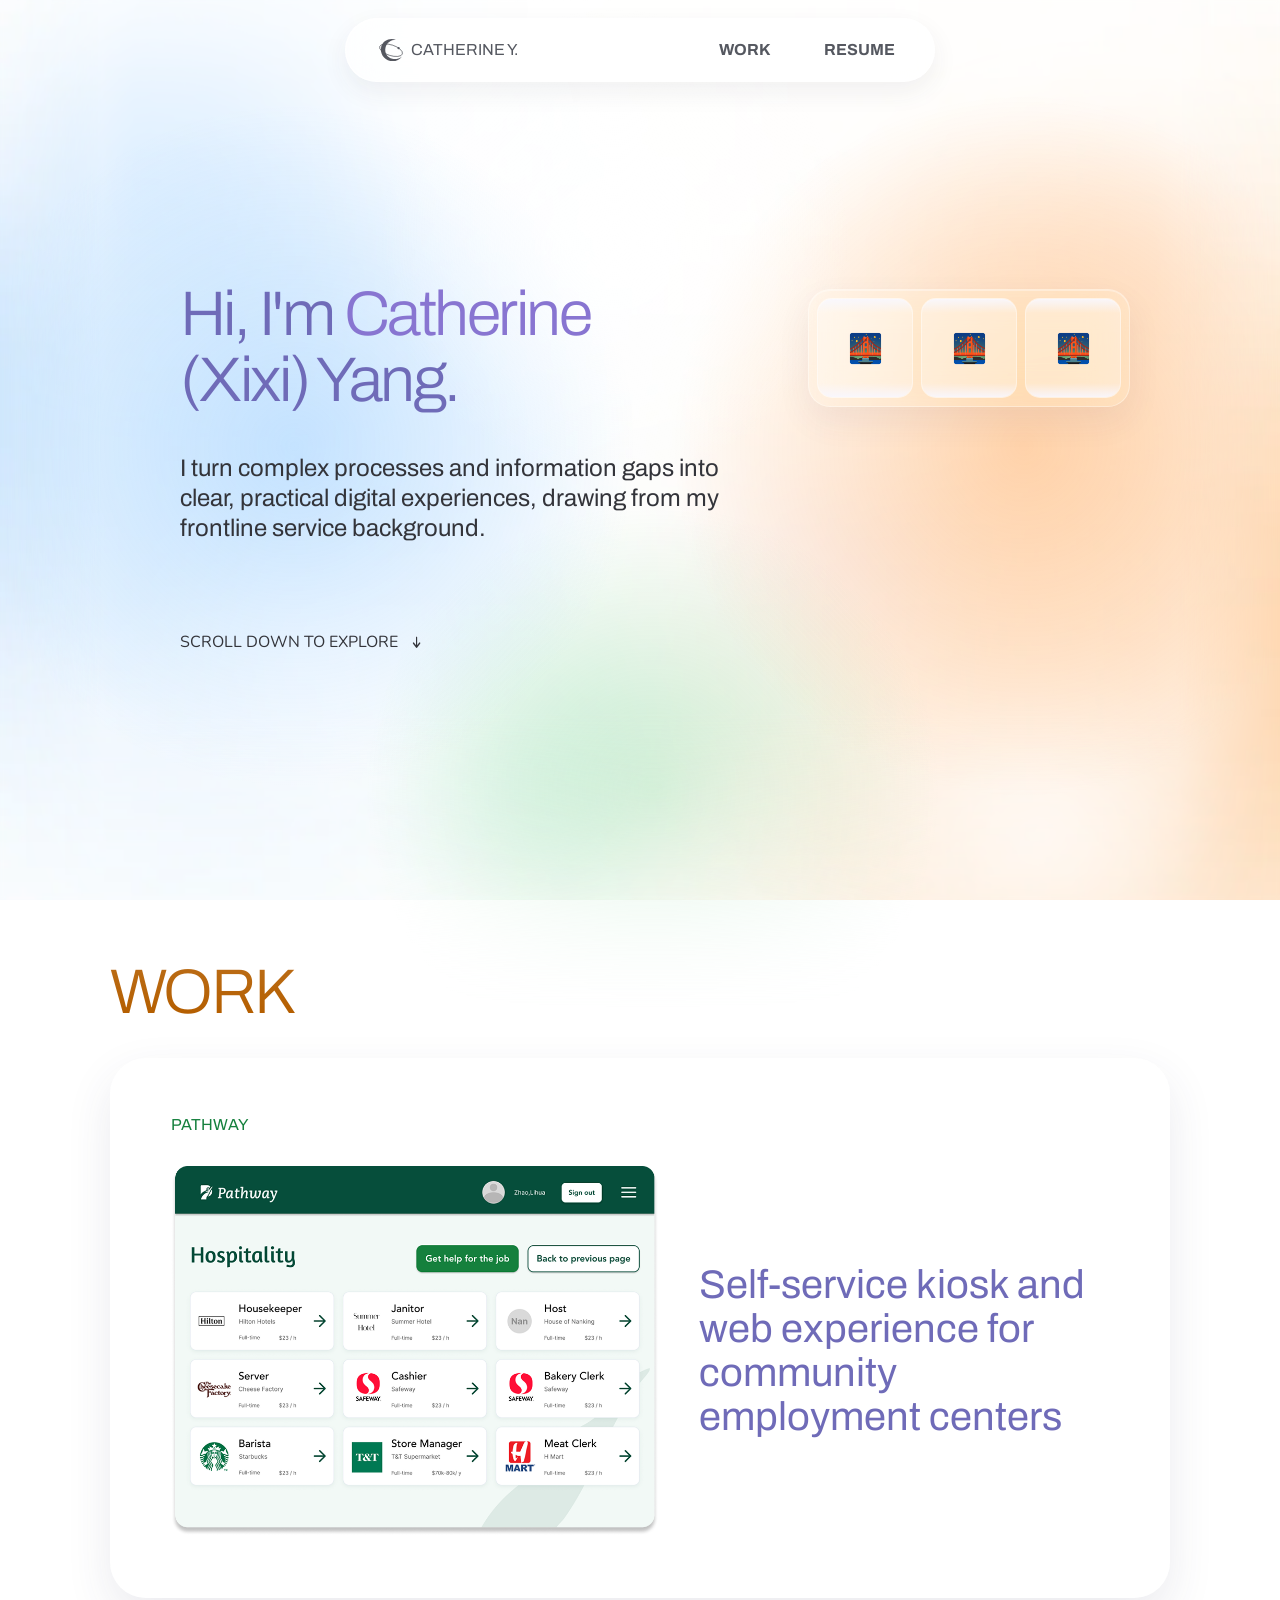
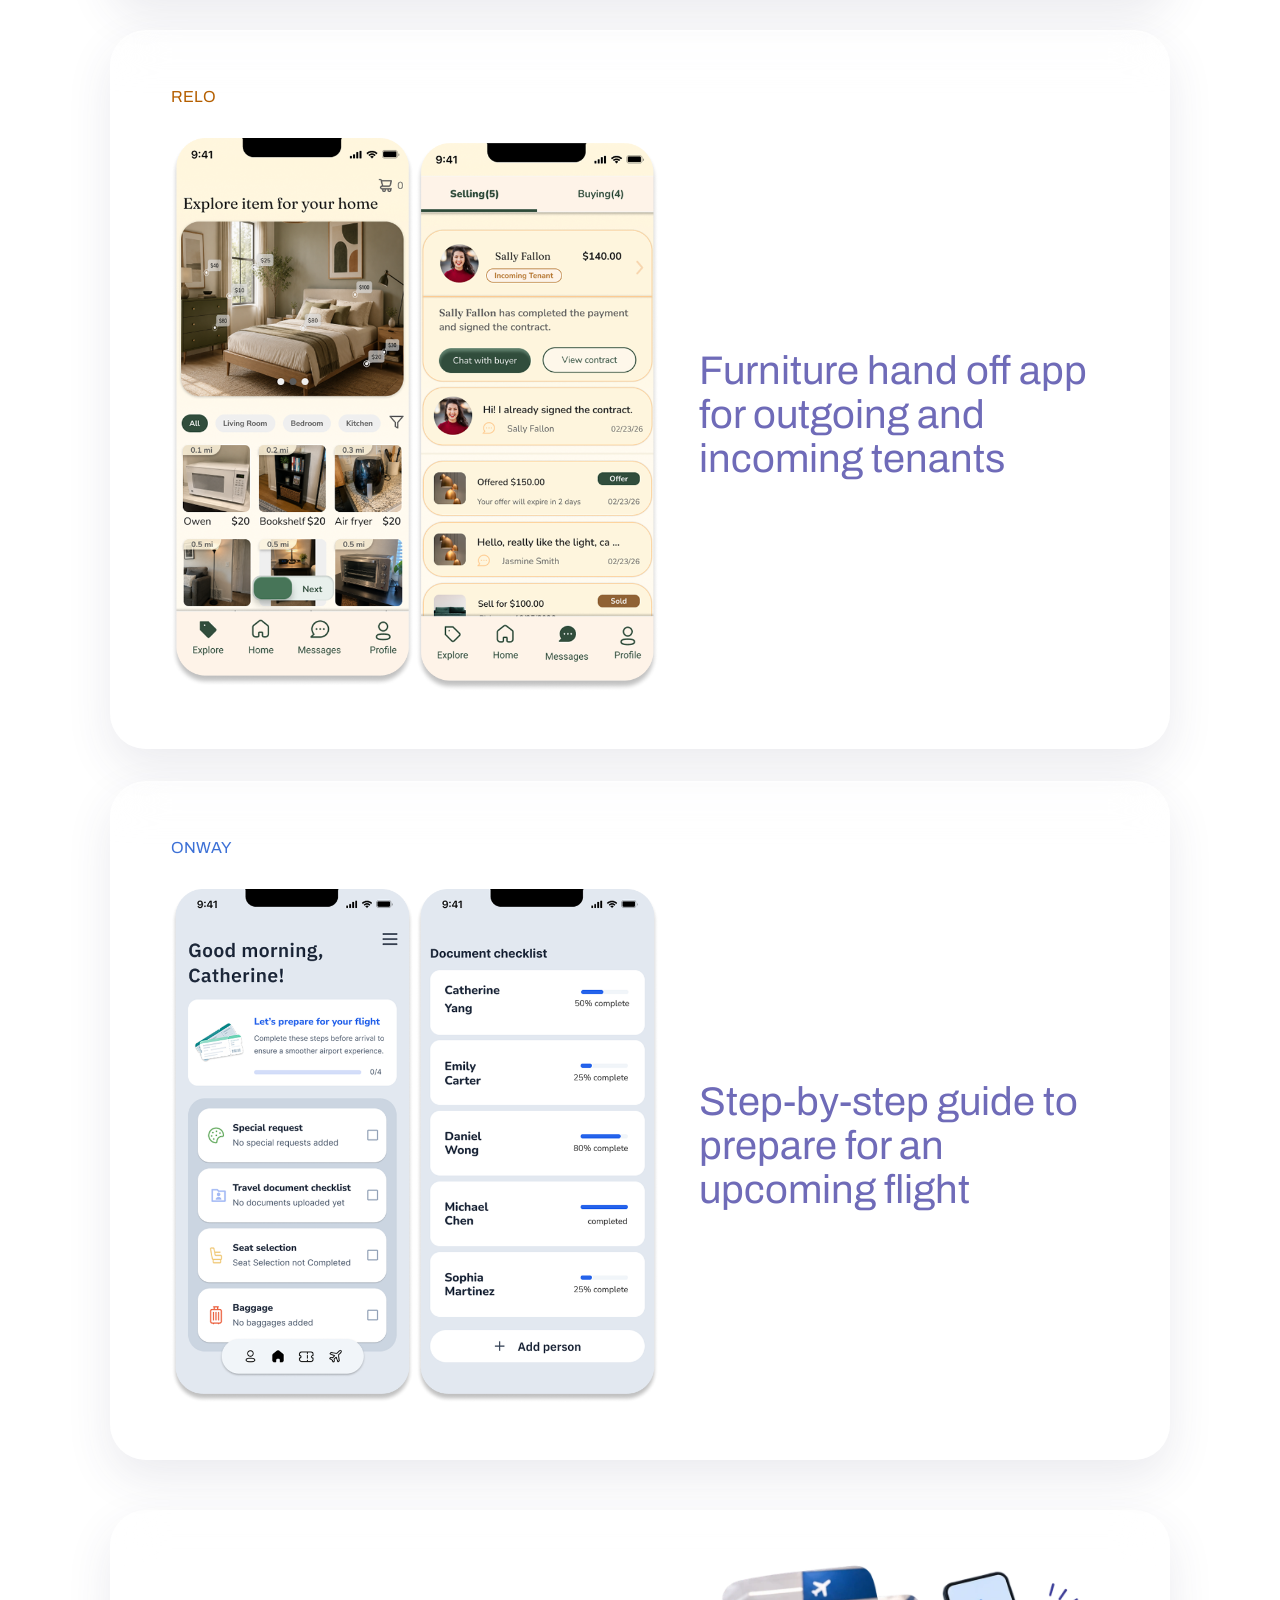
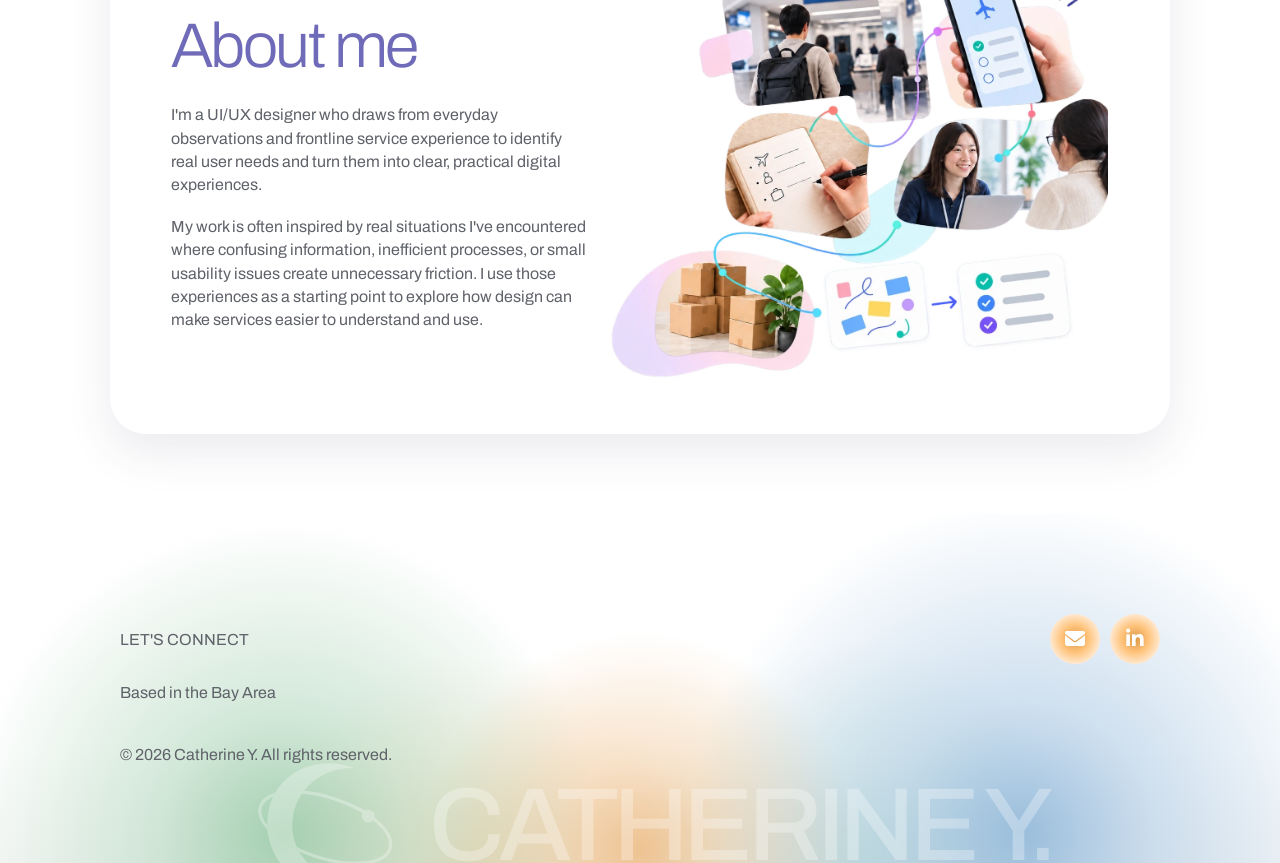
<file: index.html>
<!doctype html>
<html lang="en">
<head>
  <meta charset="utf-8">
  <meta name="viewport" content="width=device-width, initial-scale=1">
  <title>Catherine Y. — UI/UX Designer</title>
  <link rel="icon" href="assets/favicon.ico?v=20261027-1" type="image/x-icon">
  <link rel="icon" href="assets/favicon.svg?v=20261027-1" type="image/svg+xml" sizes="any">
  <meta name="description" content="Selected UI/UX work by Catherine Y., a designer based in the Bay Area.">
  <link rel="preconnect" href="https://fonts.googleapis.com">
  <link rel="preconnect" href="https://fonts.gstatic.com" crossorigin>
  <link rel="stylesheet" href="https://cdnjs.cloudflare.com/ajax/libs/font-awesome/6.7.2/css/all.min.css">
  <link rel="stylesheet" href="style-hero-slot-machine(3).css?v=unified-home-headings-20261028">
</head>
<body data-project="hero">
  <div class="site-backdrop" aria-hidden="true">
    <span class="theme-wash theme-wash--hero"></span>
    <span class="theme-wash theme-wash--pathway"></span>
    <span class="theme-wash theme-wash--relo"></span>
    <span class="theme-wash theme-wash--onway"></span>
    <span class="theme-wash theme-wash--about"></span>
  </div>

  <main id="top">
      <header class="topbar page-width">
        <a class="wordmark" href="#top" aria-label="Catherine Y. home">
          <svg class="wordmark-logo" viewBox="0 0 1024 1024" aria-hidden="true" focusable="false">
            <path d="M704 185C510 110 286 200 232 403C176 612 311 824 520 861C670 888 818 831 895 716C806 790 694 819 588 795C427 759 331 599 367 440C402 282 544 182 704 185Z" fill="currentColor"/>
            <ellipse cx="545" cy="520" rx="382" ry="170" transform="rotate(18 545 520)" fill="none" stroke="currentColor" stroke-width="18"/>
            <ellipse cx="545" cy="520" rx="382" ry="170" transform="rotate(18 545 520)" fill="none" stroke="currentColor" stroke-width="6"/>
            <circle cx="786" cy="455" r="36" fill="currentColor"/>
          </svg>
          <span>CATHERINE Y.</span>
        </a>
        <nav class="desktop-nav" aria-label="Primary navigation">
          <a href="#work">WORK</a>
          <a href="assets/catherine-xixi-yang-resume.pdf?v=733fe07955" target="_blank" rel="noopener noreferrer" type="application/pdf" aria-label="Resume (PDF, opens in a new tab)">RESUME</a>
        </nav>
        <div class="mobile-nav">
          <button class="menu-button" id="menuButton" type="button" aria-label="Open navigation menu" aria-expanded="false" aria-controls="mobileMenu">
            <i class="menu-icon menu-icon--bars fa-solid fa-bars" aria-hidden="true"></i>
            <i class="menu-icon menu-icon--close fa-solid fa-xmark" aria-hidden="true"></i>
          </button>
          <nav class="mobile-menu" id="mobileMenu" aria-label="Mobile navigation" hidden>
            <a href="#work">WORK</a>
            <a href="assets/catherine-xixi-yang-resume.pdf?v=733fe07955" target="_blank" rel="noopener noreferrer" type="application/pdf" aria-label="Resume (PDF, opens in a new tab)">RESUME</a>
          </nav>
        </div>
      </header>
    <section class="hero" data-theme="hero" aria-labelledby="hero-title">

      <div class="hero-content page-width">
        <div class="hero-heading-row">
          <h1 id="hero-title">
            <span class="hero-title__line hero-title__primary">Hi, I&apos;m <span class="hero-title__name">Catherine</span><wbr><span class="hero-title__surname">(Xixi) Yang.</span></span>
          </h1>
        </div>
        <p>I turn complex processes and information gaps into clear, practical digital experiences, drawing from my frontline service background.</p>
        <div class="hero-slot" aria-label="Animated slot machine identity tags">
          <div class="hero-slot__window">
            <div class="hero-slot__reel" id="slotReel1"></div>
          </div>
          <div class="hero-slot__window">
            <div class="hero-slot__reel" id="slotReel2"></div>
          </div>
          <div class="hero-slot__window">
            <div class="hero-slot__reel" id="slotReel3"></div>
          </div>
        </div>
        <a class="explore-link" href="#work">
          <span>SCROLL DOWN TO EXPLORE</span>
          <i class="fa-solid fa-arrow-down" aria-hidden="true"></i>
        </a>
      </div>
    </section>

    <section class="work page-width" id="work" aria-label="Selected work">
      <h2 class="work-heading">WORK</h2>
      <a class="project-card project-card--pathway" data-theme="pathway" aria-labelledby="pathway-title" href="pathway-case-study/index.html" aria-label="Open Pathway case study">
        <p class="project-label">PATHWAY</p>
        <div class="project-grid project-grid--image-first">
          <img class="project-art project-art--pathway" src="assets/homepage-pathway-f1f84f32.webp" alt="Pathway employment center kiosk and web dashboard" width="935" height="709" loading="lazy" decoding="async">
          <div class="project-copy">
            <h2 id="pathway-title">Self-service kiosk and web experience for community employment centers</h2>
            <span class="project-button project-button--green" aria-hidden="true">
              <span>VIEW MORE</span>
              <i class="fa-solid fa-arrow-right" aria-hidden="true"></i>
            </span>
          </div>
        </div>
      </a>

      <a class="project-card project-card--relo" data-theme="relo" aria-labelledby="relo-title" href="relo-case-study/index.html" aria-label="Open Relo case study">
        <p class="project-label">RELO</p>
        <div class="project-grid project-grid--image-first">
          <img class="project-art project-art--relo" src="assets/homepage-relo-a4ccd222.webp" alt="Relo furniture handoff mobile app" width="801" height="910" loading="lazy" decoding="async">
          <div class="project-copy">
            <h2 id="relo-title">Furniture hand off app for outgoing and incoming tenants</h2>
            <span class="project-button project-button--orange" aria-hidden="true">
              <span>VIEW MORE</span>
              <i class="fa-solid fa-arrow-right" aria-hidden="true"></i>
            </span>
          </div>
        </div>
      </a>

      <a class="project-card project-card--onway" data-theme="onway" aria-labelledby="onway-title" href="onway-case-study/index.html" aria-label="Open Onway case study">
        <p class="project-label">ONWAY</p>
        <div class="project-grid project-grid--image-first">
          <img class="project-art project-art--onway" src="assets/homepage-onway-e5af6d62.webp" alt="Onway post-booking travel preparation mobile app" width="854" height="900" loading="lazy" decoding="async">
          <div class="project-copy project-copy--onway">
            <h2 id="onway-title">Step-by-step guide to prepare for an upcoming flight</h2>
            <span class="project-button project-button--blue" aria-hidden="true">
              <span>VIEW MORE</span>
              <i class="fa-solid fa-arrow-right" aria-hidden="true"></i>
            </span>
          </div>
        </div>
      </a>
    </section>

    <section class="about page-width" id="about" data-theme="about" aria-labelledby="about-title">
      <div class="about-copy">
        <h2 id="about-title">About me</h2>
        <div>
          <p>I&apos;m a UI/UX designer who draws from everyday observations and frontline service experience to identify real user needs and turn them into clear, practical digital experiences.</p>
          <p>My work is often inspired by real situations I&apos;ve encountered where confusing information, inefficient processes, or small usability issues create unnecessary friction. I use those experiences as a starting point to explore how design can make services easier to understand and use.</p>
        </div>
      </div>
      <img class="about-art" src="assets/homepage-about.webp" alt="A collage illustrating Catherine's design practice" width="1214" height="1025" loading="lazy" decoding="async">
    </section>

    <footer class="footer">
    <div class="footer-watermark" aria-hidden="true">
      <svg class="footer-watermark-logo" viewBox="0 0 1024 1024" focusable="false">
        <path d="M704 185C510 110 286 200 232 403C176 612 311 824 520 861C670 888 818 831 895 716C806 790 694 819 588 795C427 759 331 599 367 440C402 282 544 182 704 185Z" fill="currentColor"/>
        <ellipse cx="545" cy="520" rx="382" ry="170" transform="rotate(18 545 520)" fill="none" stroke="currentColor" stroke-width="18"/>
        <ellipse cx="545" cy="520" rx="382" ry="170" transform="rotate(18 545 520)" fill="none" stroke="currentColor" stroke-width="6"/>
        <circle cx="786" cy="455" r="36" fill="currentColor"/>
      </svg>
      <span>CATHERINE Y.</span>
    </div>
      <div class="footer-inner page-width">
        <div class="footer-row footer-row--top">
          <p>LET&apos;S CONNECT</p>
          <div class="social-links">
            <a href="mailto:sipheyy@gmail.com" aria-label="Email Catherine" title="sipheyy@gmail.com">
              <i class="fa-solid fa-envelope" aria-hidden="true"></i>
            </a>
            <a href="https://www.linkedin.com/in/cthrn1101" target="_blank" rel="noopener noreferrer" aria-label="Catherine on LinkedIn (opens in a new tab)" title="LinkedIn">
              <i class="fa-brands fa-linkedin-in" aria-hidden="true"></i>
            </a>
          </div>
        </div>
        <div class="footer-row footer-row--contact">
          <p>Based in the Bay Area</p>
        </div>
        <div class="footer-bottom-row"><p class="copyright">© 2026 Catherine Y. All rights reserved.</p><div class="footer-brand" aria-label="Catherine Y."><svg class="footer-brand-logo" viewBox="0 0 1024 1024" aria-hidden="true" focusable="false">
  <path d="M704 185C510 110 286 200 232 403C176 612 311 824 520 861C670 888 818 831 895 716C806 790 694 819 588 795C427 759 331 599 367 440C402 282 544 182 704 185Z" fill="currentColor"/>
  <ellipse cx="545" cy="520" rx="382" ry="170" transform="rotate(18 545 520)" fill="none" stroke="currentColor" stroke-width="18"/>
  <ellipse cx="545" cy="520" rx="382" ry="170" transform="rotate(18 545 520)" fill="none" stroke="currentColor" stroke-width="6"/>
  <circle cx="786" cy="455" r="36" fill="currentColor"/>
</svg><span>CATHERINE Y.</span></div></div>
      </div>
    </footer>
  </main>

  <div class="project-cursor" id="projectCursor" aria-hidden="true">
    <div class="project-cursor__glow"></div>
    <svg class="project-cursor__ring" viewBox="0 0 132 132" focusable="false">
      <defs>
        <path id="projectCursorPath" d="M66,66 m-49,0 a49,49 0 1,1 98,0 a49,49 0 1,1 -98,0" />
      </defs>
      <text>
        <textPath href="#projectCursorPath" startOffset="0%" textLength="307" lengthAdjust="spacing">VIEW MORE · VIEW MORE · VIEW MORE · </textPath>
      </text>
    </svg>
  </div>

  <script>
    (() => {
      const button = document.getElementById('menuButton');
      const menu = document.getElementById('mobileMenu');
      const closeMenu = () => {
        menu.hidden = true;
        document.body.classList.remove('menu-open');
        button.setAttribute('aria-expanded', 'false');
        button.setAttribute('aria-label', 'Open navigation menu');
        button.classList.remove('is-open');
      };

      button.addEventListener('click', () => {
        const willOpen = menu.hidden;
        menu.hidden = !willOpen;
        document.body.classList.toggle('menu-open', willOpen);
        button.setAttribute('aria-expanded', String(willOpen));
        button.setAttribute('aria-label', willOpen ? 'Close navigation menu' : 'Open navigation menu');
        button.classList.toggle('is-open', willOpen);
      });

      menu.querySelectorAll('a').forEach((link) => link.addEventListener('click', closeMenu));
      document.addEventListener('keydown', (event) => {
        if (event.key === 'Escape') closeMenu();
      });

      /* Hero slot machine */
      const reduceMotionSlot = window.matchMedia('(prefers-reduced-motion: reduce)').matches;
      const reels = [
        document.getElementById('slotReel1'),
        document.getElementById('slotReel2'),
        document.getElementById('slotReel3')
      ];

      const slotSets = [
        ['UI', 'UX', 'DESIGNER'],
        ['🌉', '🌉', '🌉'],
        ['Ps', 'Ai', 'Figma'],
        ['📷', '📷', '📷'],
        ['HTML', 'CSS', 'JS']
      ];

      const repeatCount = 18;
      const currentPositions = [slotSets.length * 6, slotSets.length * 6, slotSets.length * 6];
      const getItemHeight = () => {
        const slot = document.querySelector('.hero-slot');
        const height = slot ? parseFloat(getComputedStyle(slot).getPropertyValue('--slot-h')) : 100;
        return Number.isFinite(height) ? height : 100;
      };

      const tokenClass = (token) => {
        if (['🌉', '📷'].includes(token)) return 'hero-slot__item--emoji';
        const map = {
          'Ps': 'hero-slot__item--ps',
          'Ai': 'hero-slot__item--ai',
          'Figma': 'hero-slot__item--figma',
          'CSS': 'hero-slot__item--css',
          'HTML': 'hero-slot__item--html',
          'JS': 'hero-slot__item--js'
        };
        return map[token] || '';
      };

      const makeItem = (token) => {
        const div = document.createElement('div');
        div.className = `hero-slot__item ${tokenClass(token)}`.trim();
        if (['Ps', 'Ai', 'Figma'].includes(token)) {
          const badge = document.createElement('span');
          badge.className = `hero-slot__badge hero-slot__badge--${token.toLowerCase()}`;
          badge.textContent = token;
          div.appendChild(badge);
        } else {
          div.textContent = token;
        }
        return div;
      };

      reels.forEach((reel, col) => {
        if (!reel) return;
        for (let r = 0; r < repeatCount; r++) {
          slotSets.forEach((set) => reel.appendChild(makeItem(set[col])));
        }
        reel.style.transform = `translateY(${-currentPositions[col] * getItemHeight()}px)`;
      });

      const resetReelIfNeeded = (reel, index) => {
        const itemHeight = getItemHeight();
        const maxSafeIndex = slotSets.length * (repeatCount - 5);
        if (currentPositions[index] < maxSafeIndex) return;

        currentPositions[index] -= slotSets.length * 8;
        reel.style.transition = 'none';
        reel.style.transform = `translateY(${-currentPositions[index] * itemHeight}px)`;
        reel.offsetHeight;
      };

      if (!reduceMotionSlot && reels.every(Boolean)) {
        let sequenceIndex = 0;

        const spin = () => {
          const itemHeight = getItemHeight();
          sequenceIndex = (sequenceIndex + 1) % slotSets.length;
          const durations = [780, 980, 1180];
          const extraLoops = [2, 3, 4];

          reels.forEach((reel, index) => {
            resetReelIfNeeded(reel, index);
            currentPositions[index] += slotSets.length * extraLoops[index] + 1;
            reel.style.transition = `transform ${durations[index]}ms cubic-bezier(.16,.84,.24,1)`;
            reel.style.transform = `translateY(${-currentPositions[index] * itemHeight}px)`;
          });
        };

        setTimeout(() => {
          spin();
          setInterval(spin, 3400);
        }, 900);
      }

      const alignSlotWithHeading = () => {
        const heroContent = document.querySelector('.hero-content');
        const heroHeading = heroContent?.querySelector('#hero-title');
        const heroSlot = document.querySelector('.hero-slot');
        if (!heroContent || !heroHeading || !heroSlot) return;

        if (window.matchMedia('(min-width: 1121px)').matches) {
          const headingTop = heroHeading.getBoundingClientRect().top - heroContent.getBoundingClientRect().top;
          heroSlot.style.top = `${headingTop + (heroHeading.offsetHeight - heroSlot.offsetHeight) / 2}px`;
        } else {
          heroSlot.style.removeProperty('top');
        }
      };

      requestAnimationFrame(alignSlotWithHeading);
      document.fonts?.ready.then(alignSlotWithHeading);

      let slotResizeFrame;
      window.addEventListener('resize', () => {
        cancelAnimationFrame(slotResizeFrame);
        slotResizeFrame = requestAnimationFrame(() => {
          const itemHeight = getItemHeight();
          reels.forEach((reel, index) => {
            if (!reel) return;
            reel.style.transition = 'none';
            reel.style.transform = `translateY(${-currentPositions[index] * itemHeight}px)`;
          });
          alignSlotWithHeading();
        });
      });
const defaultTheme = document.body.dataset.project || 'hero';
      const projectCursor = document.getElementById('projectCursor');
      const finePointer = window.matchMedia('(min-width: 1121px) and (hover: hover) and (pointer: fine)');
      const cursorColors = {
        pathway: '#15803d',
        relo: '#b55f00',
        onway: '#3c70d6'
      };

      const moveProjectCursor = (event) => {
        if (!projectCursor || !finePointer.matches) return;
        projectCursor.style.setProperty('--cursor-x', `${event.clientX}px`);
        projectCursor.style.setProperty('--cursor-y', `${event.clientY}px`);
      };

      document.querySelectorAll('.project-card').forEach((card) => {
        const href = card.dataset.href;

        card.addEventListener('mouseenter', () => {
          document.body.dataset.project = card.dataset.theme;
          card.classList.add('is-hovered');

          if (projectCursor && finePointer.matches) {
            projectCursor.style.setProperty('--cursor-color', cursorColors[card.dataset.theme] || '#6F6BB8');
            projectCursor.classList.add('is-visible');
          }
        });

        card.addEventListener('mousemove', moveProjectCursor);

        card.addEventListener('mouseleave', () => {
          document.body.dataset.project = defaultTheme;
          card.classList.remove('is-hovered');
          projectCursor?.classList.remove('is-visible');
        });

        card.addEventListener('click', (event) => {
          if (!href || event.target.closest('a, button')) return;
          window.location.href = href;
        });

        card.addEventListener('keydown', (event) => {
          if (!href || (event.key !== 'Enter' && event.key !== ' ')) return;
          if (event.target.closest('a, button')) return;
          event.preventDefault();
          window.location.href = href;
        });
      });

      finePointer.addEventListener?.('change', () => {
        projectCursor?.classList.remove('is-visible');
      });
    })();
  </script>
</body>
</html>
</file>
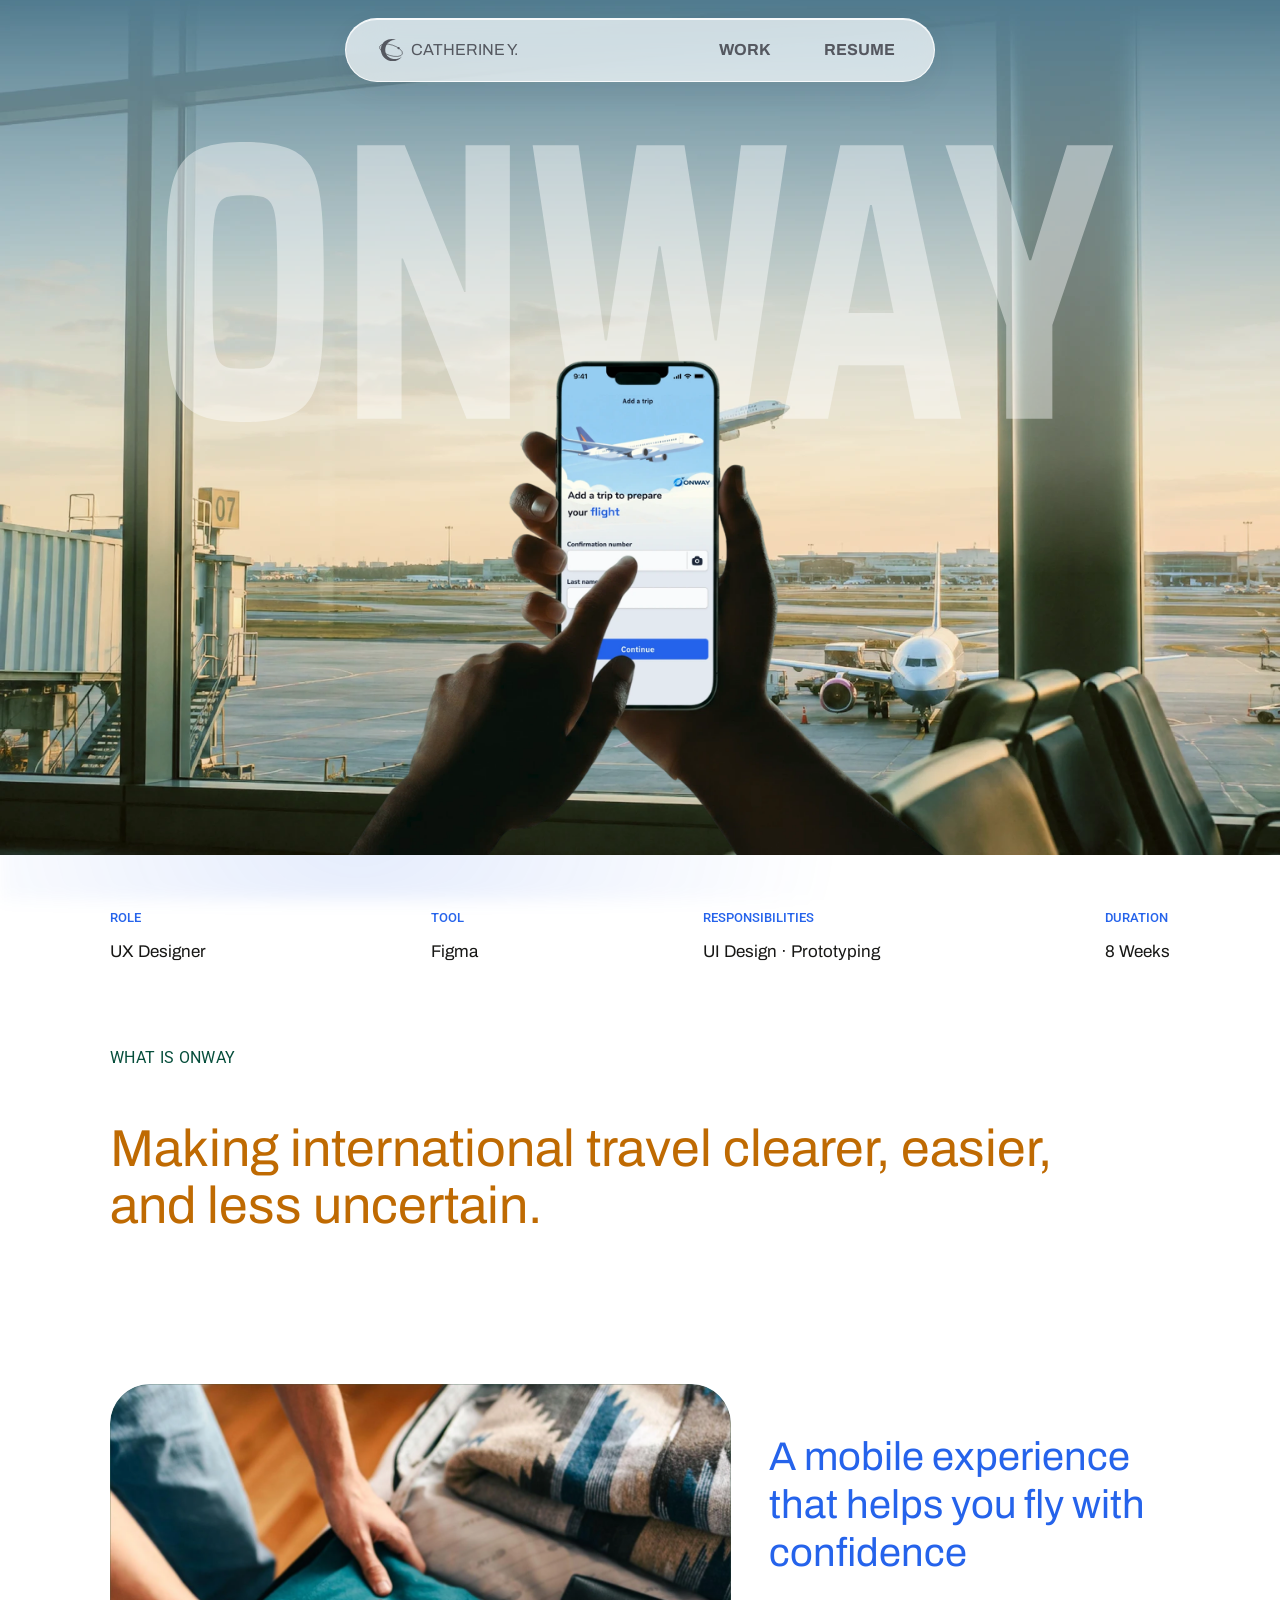
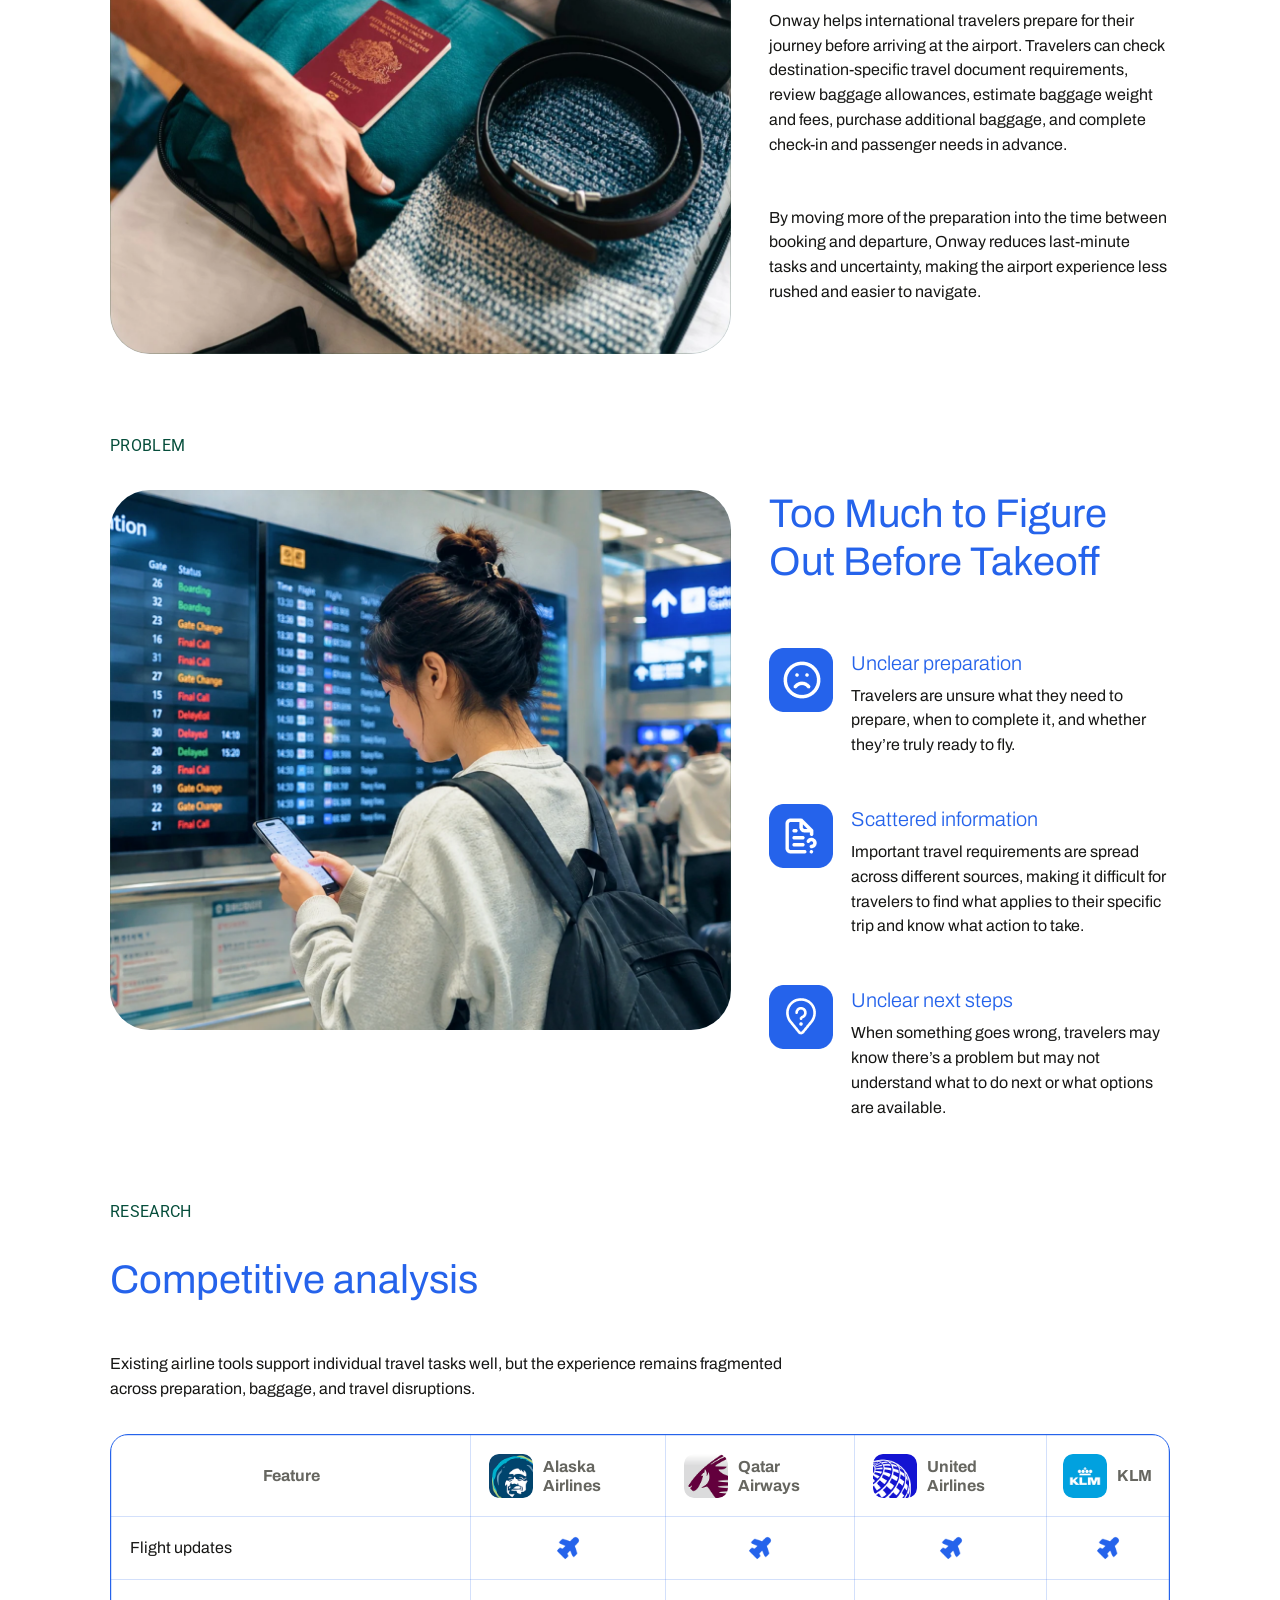
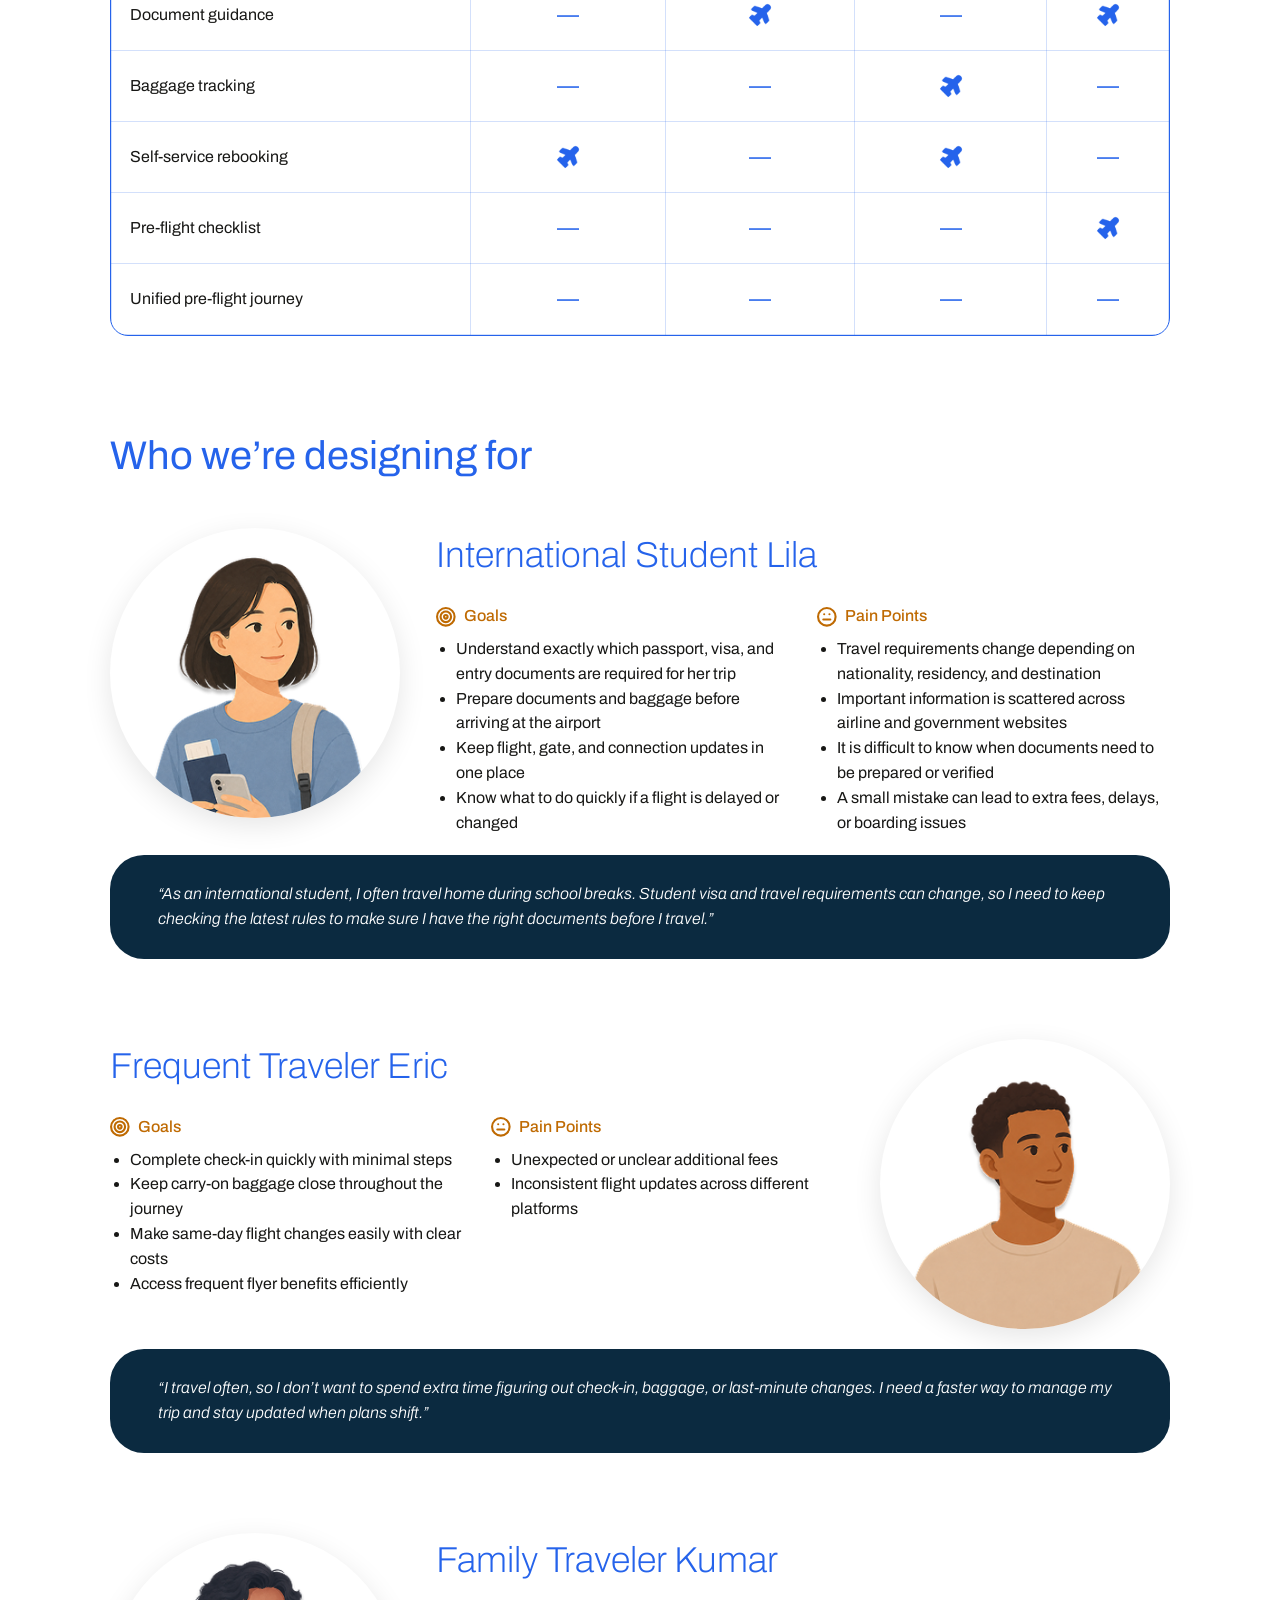
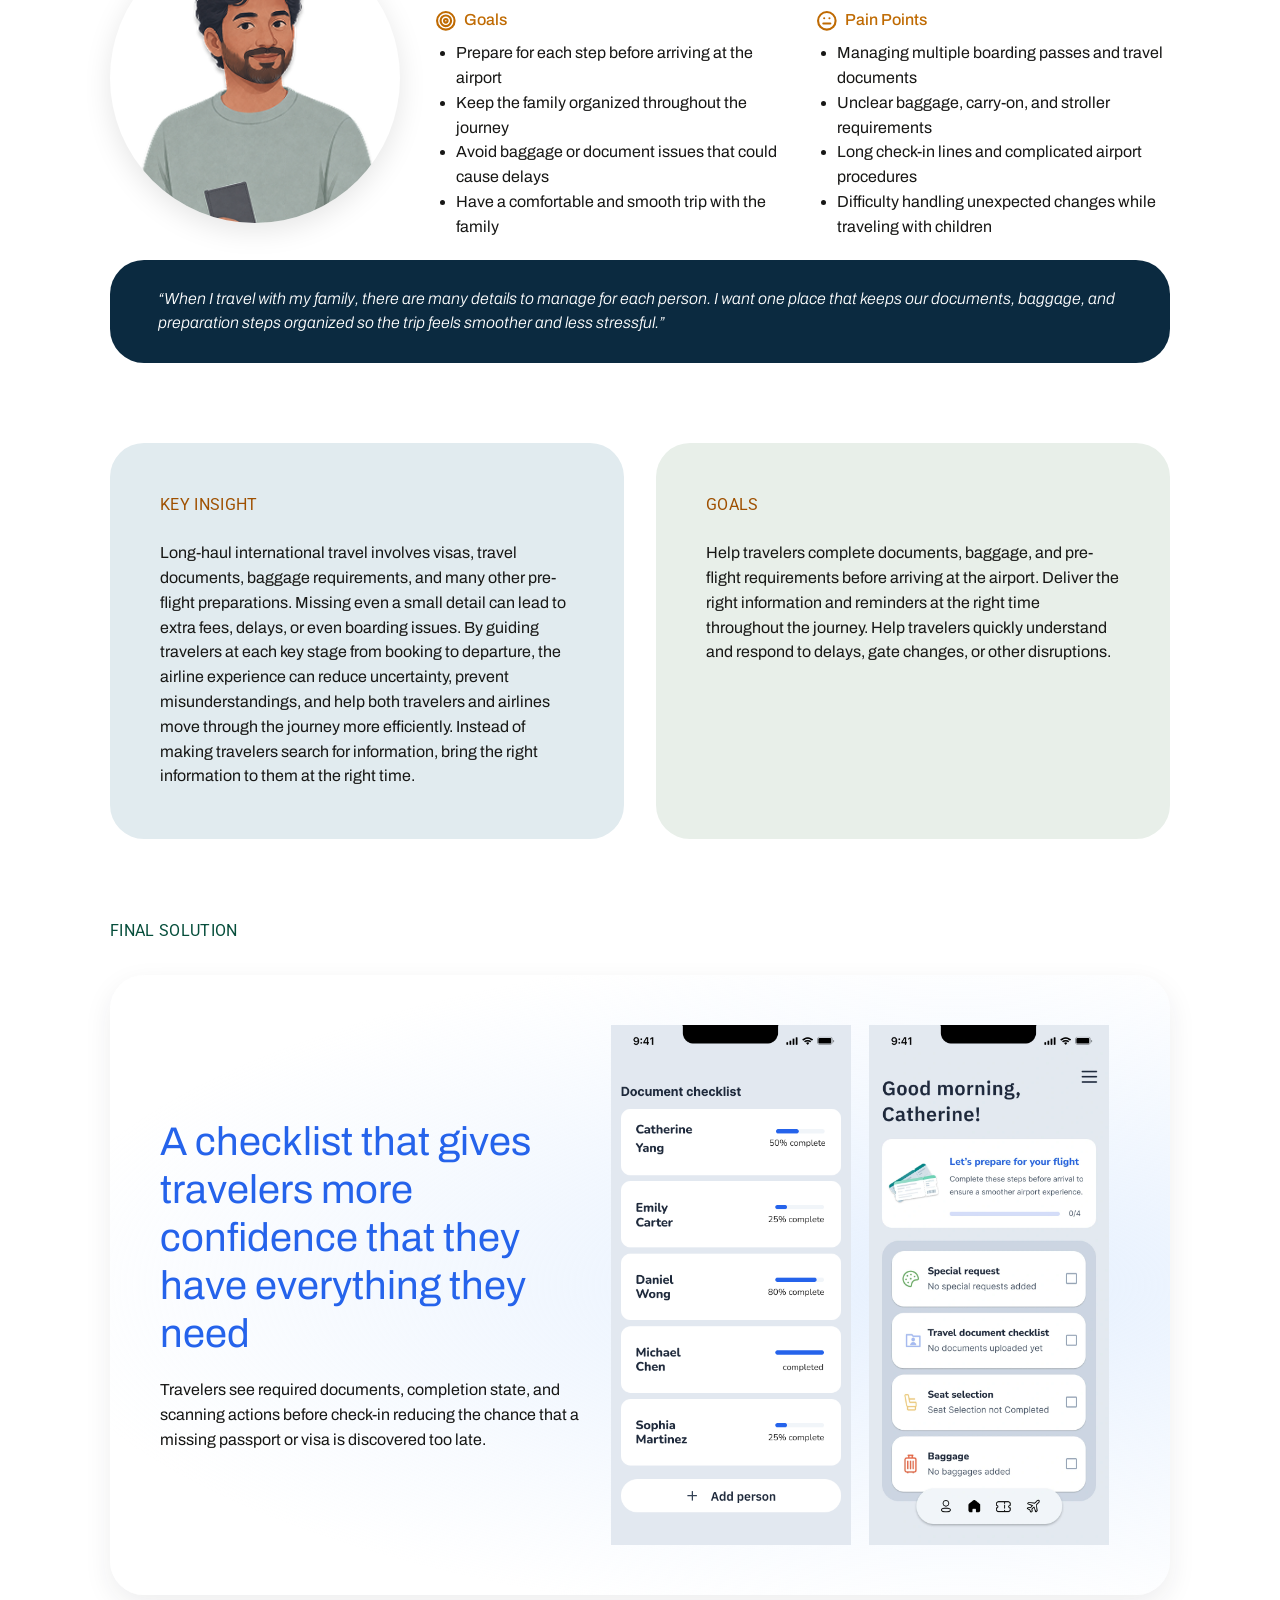
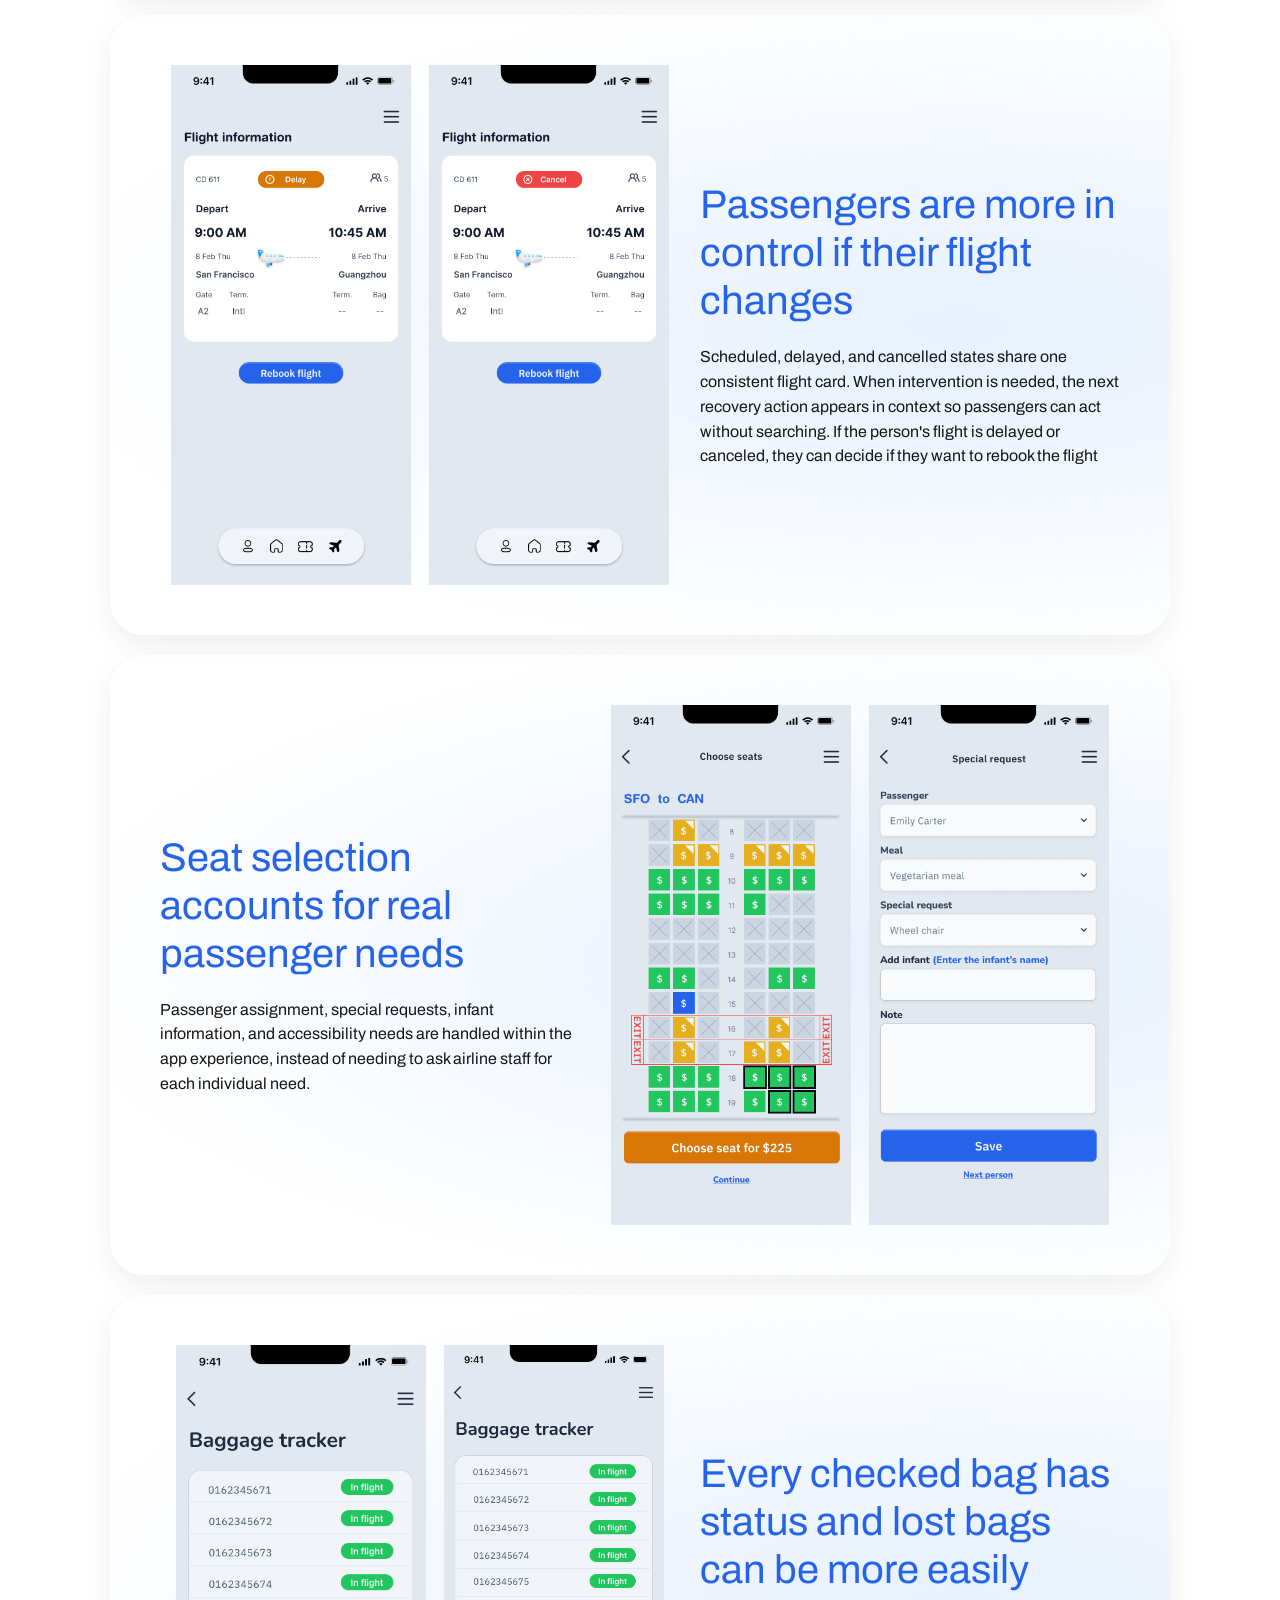
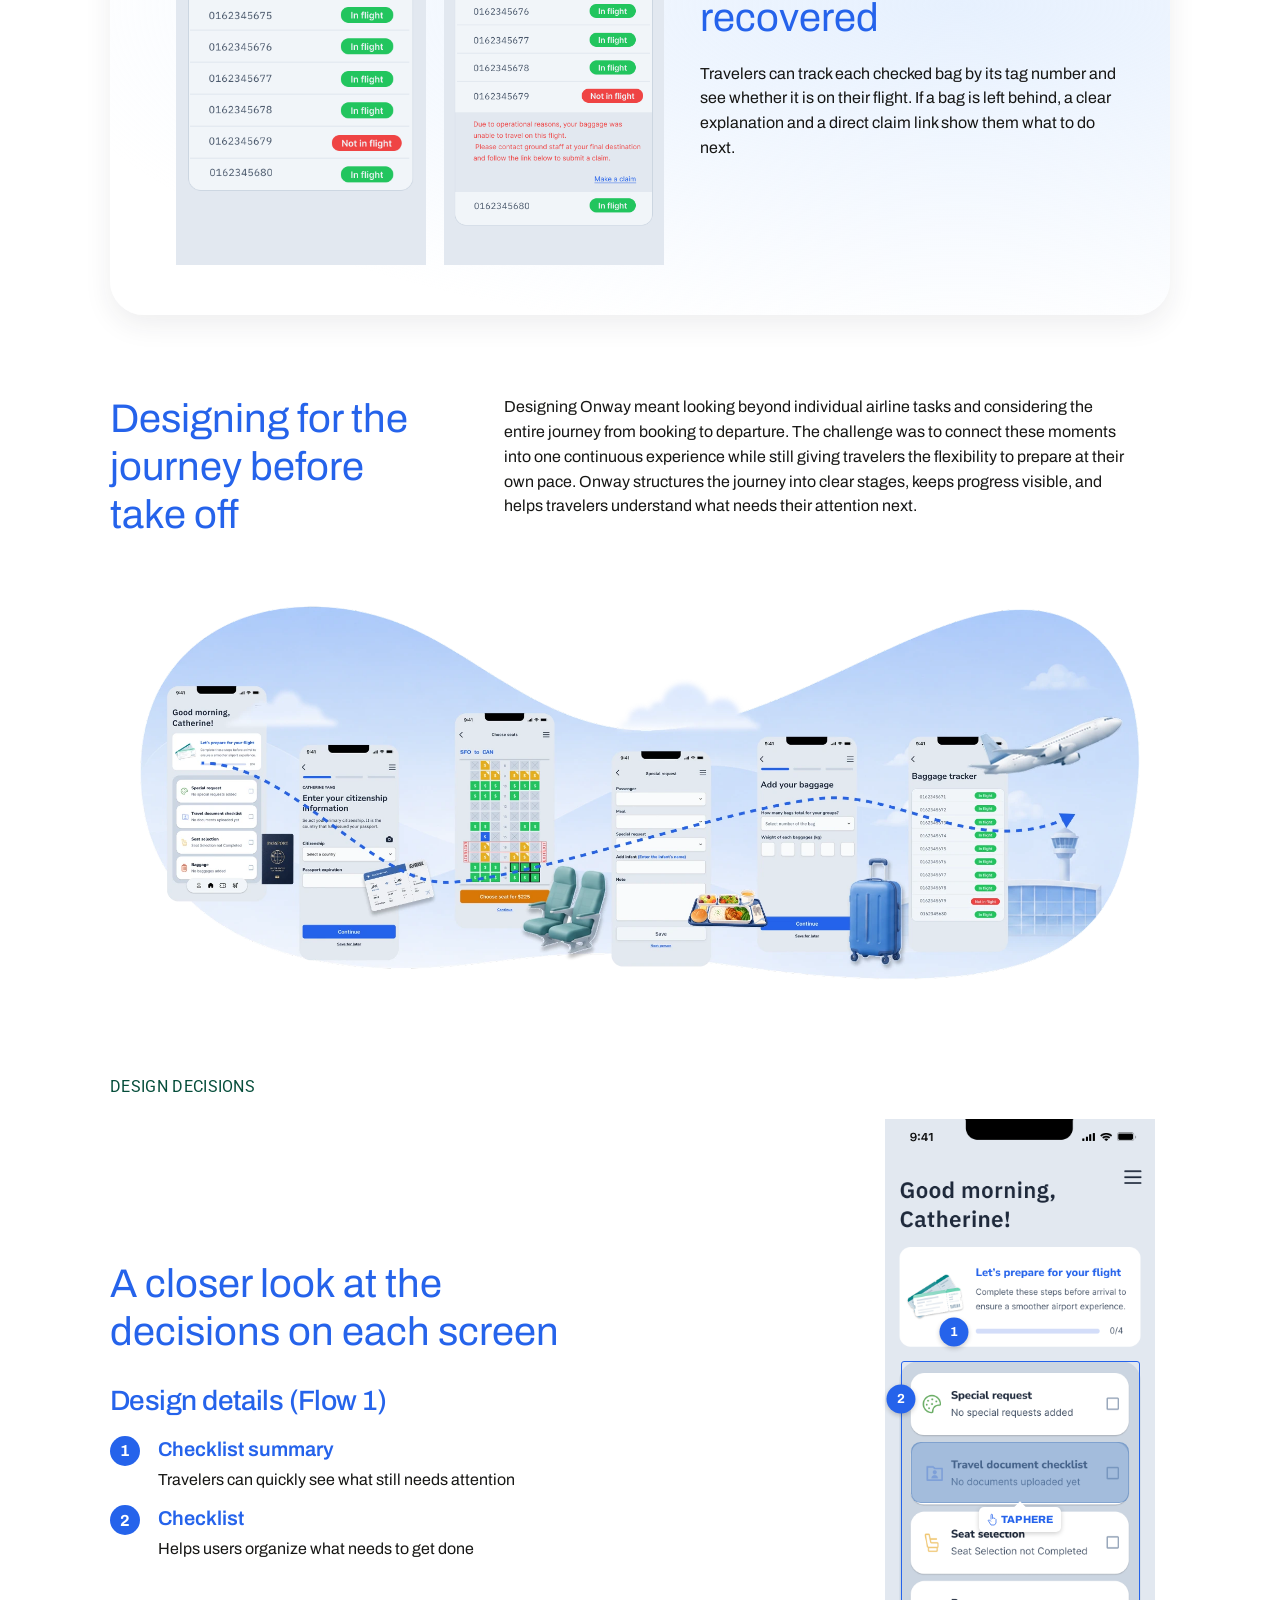
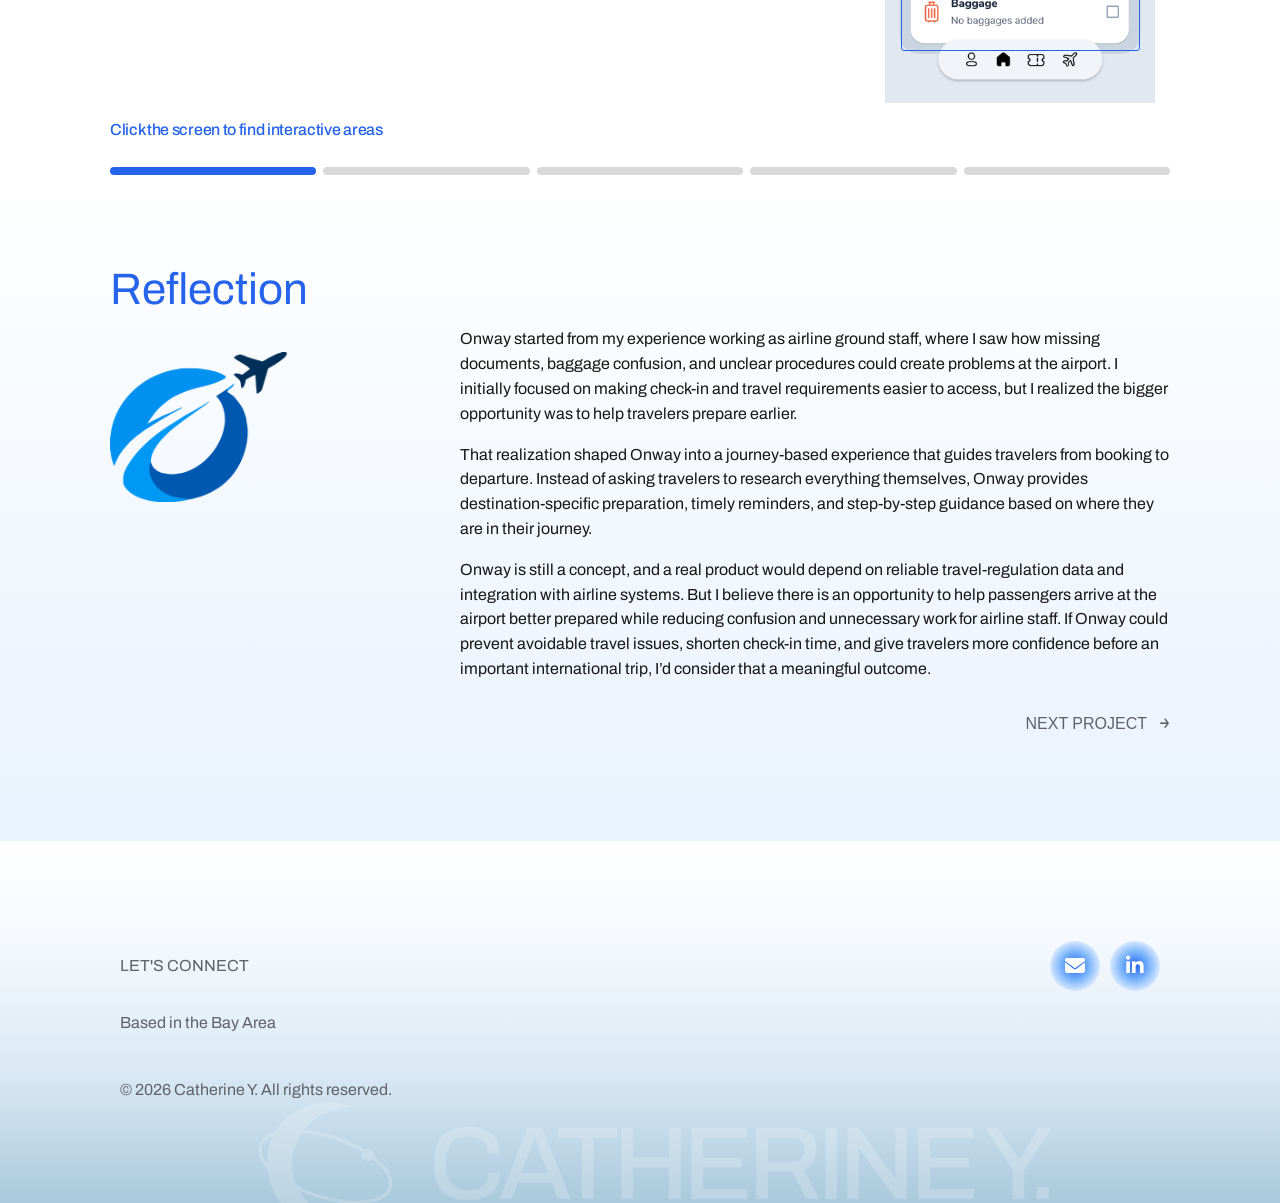
<file: onway-case-study/index.html>
<!doctype html>
<html lang="en">
<head>
  <meta charset="utf-8">
  <meta name="viewport" content="width=device-width, initial-scale=1">
  <meta name="description" content="Onway case study — a guided post-booking travel preparation experience.">
  <title>Onway — UX Case Study</title>
  <link rel="icon" href="../assets/favicon.ico?v=20261027-1" type="image/x-icon">
  <link rel="icon" href="../assets/favicon.svg?v=20261027-1" type="image/svg+xml" sizes="any">
  <link rel="stylesheet" href="https://cdnjs.cloudflare.com/ajax/libs/font-awesome/6.7.2/css/all.min.css">
  <link rel="stylesheet" href="../shared/case-study.css?v=20261016-1">
  <script src="../shared/design-decision.js?v=20261016-1" defer></script>
</head>
<body data-project="onway">
  <div class="case-backdrop" aria-hidden="true"></div>
  <header class="topbar page-width">
    <a class="wordmark" href="../index.html" aria-label="Catherine Y. home">
      <svg class="wordmark-logo" viewBox="0 0 1024 1024" aria-hidden="true" focusable="false">
        <path d="M704 185C510 110 286 200 232 403C176 612 311 824 520 861C670 888 818 831 895 716C806 790 694 819 588 795C427 759 331 599 367 440C402 282 544 182 704 185Z" fill="currentColor"/>
        <ellipse cx="545" cy="520" rx="382" ry="170" transform="rotate(18 545 520)" fill="none" stroke="currentColor" stroke-width="18"/>
        <ellipse cx="545" cy="520" rx="382" ry="170" transform="rotate(18 545 520)" fill="none" stroke="currentColor" stroke-width="6"/>
        <circle cx="786" cy="455" r="36" fill="currentColor"/>
      </svg>
      <span>CATHERINE Y.</span>
    </a>
    <nav class="desktop-nav" aria-label="Primary navigation">
      <a href="../index.html#work">WORK</a>
      <a href="../assets/catherine-xixi-yang-resume.pdf?v=733fe07955" target="_blank" rel="noopener noreferrer" type="application/pdf" aria-label="Resume (PDF, opens in a new tab)">RESUME</a>
    </nav>
    <div class="mobile-nav">
      <button class="menu-button" id="menuButton" type="button" aria-label="Open navigation menu" aria-expanded="false" aria-controls="mobileMenu">
        <i class="menu-icon menu-icon--bars fa-solid fa-bars" aria-hidden="true"></i>
        <i class="menu-icon menu-icon--close fa-solid fa-xmark" aria-hidden="true"></i>
      </button>
      <nav class="mobile-menu" id="mobileMenu" aria-label="Mobile navigation" hidden>
        <a href="../index.html">HOME</a>
        <a href="../index.html#work">WORK</a>
        <a href="../assets/catherine-xixi-yang-resume.pdf?v=733fe07955" target="_blank" rel="noopener noreferrer" type="application/pdf" aria-label="Resume (PDF, opens in a new tab)">RESUME</a>
      </nav>
    </div>
  </header>

<main id="top">
  <aside class="case-index" aria-label="Case study sections">
    <button class="case-index__label" type="button" aria-expanded="false" aria-label="Toggle case study index">INDEX</button>
    <nav class="case-index__nav">
      <a href="#overview" data-index-target="overview"><span class="case-index__dot" aria-hidden="true"></span><span>OVERVIEW</span></a>
      <a href="#problem" data-index-target="problem"><span class="case-index__dot" aria-hidden="true"></span><span>PROBLEM</span></a>
      <a href="#research" data-index-target="research"><span class="case-index__dot" aria-hidden="true"></span><span>RESEARCH</span></a>
      <a href="#insights" data-index-target="insights"><span class="case-index__dot" aria-hidden="true"></span><span>KEY INSIGHTS</span></a>
      <a href="#solutions" data-index-target="solutions"><span class="case-index__dot" aria-hidden="true"></span><span>FINAL SOLUTION</span></a>
      <a href="#story" data-index-target="story"><span class="case-index__dot" aria-hidden="true"></span><span>DESIGN JOURNEY</span></a>
      <a href="#design-decision" data-index-target="design-decision"><span class="case-index__dot" aria-hidden="true"></span><span>DESIGN DECISION</span></a>
      <a href="#reflection" data-index-target="reflection"><span class="case-index__dot" aria-hidden="true"></span><span>REFLECTION</span></a>
    </nav>
  </aside>


<section class="case-hero case-hero--onway" aria-label="Onway project hero">
  <img class="case-hero__background" src="assets/onway-hero-background.webp" alt="" aria-hidden="true" width="2048" height="1662" decoding="async" fetchpriority="high">
  <img class="case-hero__title" src="assets/onway-hero-title.svg" alt="Onway" width="1066" height="315" decoding="async">
  <img class="case-hero__mockup" src="assets/onway-hero-hand.webp" alt="Onway mobile app mockup" width="1794" height="1344" decoding="async">
</section>

<section class="project-meta shell reveal" aria-label="Project information">
      <dl><div><dt>Role</dt><dd>UX Designer</dd></div><div><dt>Tool</dt><dd>Figma</dd></div><div><dt>Responsibilities</dt><dd>UI Design · Prototyping</dd></div><div><dt>Duration</dt><dd>8 Weeks</dd></div></dl>
    </section>


<section id="overview" class="section overview"><div class="shell"><p class="eyebrow">What is Onway</p><h1 class="display">Making international travel clearer, easier, and less uncertain.</h1><div class="overview__grid"><figure class="media-card"><img class="" src="assets/onway-overview-travel-preparation.webp" alt="Passport and luggage prepared for a trip" loading="lazy" width="1260" height="1156" decoding="async"></figure><div class="overview__copy"><h2>A mobile experience that helps you fly with confidence</h2><p>Onway helps international travelers prepare for their journey before arriving at the airport. Travelers can check destination-specific travel document requirements, review baggage allowances, estimate baggage weight and fees, purchase additional baggage, and complete check-in and passenger needs in advance.</p><p>By moving more of the preparation into the time between booking and departure, Onway reduces last-minute tasks and uncertainty, making the airport experience less rushed and easier to navigate.</p></div></div></div></section>
<section id="problem" class="section problem shell"><p class="eyebrow">Problem</p><div class="problem__grid"><figure class="media-card"><img class="" src="assets/onway-problem-airport-information.webp" alt="Traveler checking airport flight information" loading="lazy" width="1260" height="1142" decoding="async"></figure><div><h2>Too Much to Figure Out Before Takeoff</h2><div class="pain-list">
<article><img class="pain-icon" src="assets/onway-problem-icon-unclear-preparation.png" alt="" loading="lazy" width="64" height="64" decoding="async"><div><h3>Unclear preparation</h3><p>Travelers are unsure what they need to prepare, when to complete it, and whether they’re truly ready to fly.</p></div></article>
<article><img class="pain-icon" src="assets/onway-problem-icon-scattered-information.png" alt="" loading="lazy" width="64" height="64" decoding="async"><div><h3>Scattered information</h3><p>Important travel requirements are spread across different sources, making it difficult for travelers to find what applies to their specific trip and know what action to take.</p></div></article>
<article><img class="pain-icon" src="assets/onway-problem-icon-next-steps.png" alt="" loading="lazy" width="64" height="64" decoding="async"><div><h3>Unclear next steps</h3><p>When something goes wrong, travelers may know there’s a problem but may not understand what to do next or what options are available.</p></div></article>
</div></div></div></section><section id="research" class="section research shell"><p class="eyebrow">Research</p><div class="competitive"><h2>Competitive analysis</h2><p>Existing airline tools support individual travel tasks well, but the experience remains fragmented across preparation, baggage, and travel disruptions.</p>
<p class="competitive-scroll-hint" aria-hidden="true">Swipe to compare →</p><div class="table-wrap" tabindex="0" aria-label="Scrollable competitive analysis"><table><thead><tr><th scope="col">Feature</th><th scope="col"><div class="comp-brand"><img src="assets/logo-alaska-airlines.png" alt="Alaska Airlines logo" loading="lazy" width="120" height="120" decoding="async"><span>Alaska Airlines</span></div></th><th scope="col"><div class="comp-brand"><img src="assets/logo-qatar-airways.png" alt="Qatar Airways logo" loading="lazy" width="120" height="120" decoding="async"><span>Qatar Airways</span></div></th><th scope="col"><div class="comp-brand"><img src="assets/logo-united-airlines.png" alt="United Airlines logo" loading="lazy" width="120" height="120" decoding="async"><span>United Airlines</span></div></th><th scope="col"><div class="comp-brand"><img src="assets/logo-klm.png" alt="KLM logo" loading="lazy" width="120" height="120" decoding="async"><span>KLM</span></div></th></tr></thead><tbody>
<tr><th scope="row">Flight updates</th><td class="yes"><img class="" src="assets/onway-competitive-check.png" alt="Yes" loading="lazy" width="35" height="35" decoding="async"></td><td class="yes"><img class="" src="assets/onway-competitive-check.png" alt="Yes" loading="lazy" width="35" height="35" decoding="async"></td><td class="yes"><img class="" src="assets/onway-competitive-check.png" alt="Yes" loading="lazy" width="35" height="35" decoding="async"></td><td class="yes"><img class="" src="assets/onway-competitive-check.png" alt="Yes" loading="lazy" width="35" height="35" decoding="async"></td></tr>
<tr><th scope="row">Document guidance</th><td class="yes"><span aria-label="Not indicated">—</span></td><td class="yes"><img class="" src="assets/onway-competitive-check.png" alt="Yes" loading="lazy" width="35" height="35" decoding="async"></td><td class="yes"><span aria-label="Not indicated">—</span></td><td class="yes"><img class="" src="assets/onway-competitive-check.png" alt="Yes" loading="lazy" width="35" height="35" decoding="async"></td></tr>
<tr><th scope="row">Baggage tracking</th><td class="yes"><span aria-label="Not indicated">—</span></td><td class="yes"><span aria-label="Not indicated">—</span></td><td class="yes"><img class="" src="assets/onway-competitive-check.png" alt="Yes" loading="lazy" width="35" height="35" decoding="async"></td><td class="yes"><span aria-label="Not indicated">—</span></td></tr>
<tr><th scope="row">Self-service rebooking</th><td class="yes"><img class="" src="assets/onway-competitive-check.png" alt="Yes" loading="lazy" width="35" height="35" decoding="async"></td><td class="yes"><span aria-label="Not indicated">—</span></td><td class="yes"><img class="" src="assets/onway-competitive-check.png" alt="Yes" loading="lazy" width="35" height="35" decoding="async"></td><td class="yes"><span aria-label="Not indicated">—</span></td></tr>
<tr><th scope="row">Pre-flight checklist</th><td class="yes"><span aria-label="Not indicated">—</span></td><td class="yes"><span aria-label="Not indicated">—</span></td><td class="yes"><span aria-label="Not indicated">—</span></td><td class="yes"><img class="" src="assets/onway-competitive-check.png" alt="Yes" loading="lazy" width="35" height="35" decoding="async"></td></tr>
<tr><th scope="row">Unified pre-flight journey</th><td class="yes"><span aria-label="Not indicated">—</span></td><td class="yes"><span aria-label="Not indicated">—</span></td><td class="yes"><span aria-label="Not indicated">—</span></td><td class="yes"><span aria-label="Not indicated">—</span></td></tr>
</tbody></table></div></div><h2 class="section-title">Who we’re designing for</h2><div class="personas">
<article class="persona"><h3>International Student Lila</h3><img class="" src="assets/onway-persona-lila.png" alt="International Student Lila" loading="lazy" width="320" height="320" decoding="async"><div class="persona__details"><div><h4><svg class="persona-detail-icon" viewBox="0 0 19 19" fill="none" aria-hidden="true" focusable="false"><path d="M9.33333 17.6667C13.9357 17.6667 17.6667 13.9357 17.6667 9.33333C17.6667 4.73096 13.9357 1 9.33333 1C4.73096 1 1 4.73096 1 9.33333C1 13.9357 4.73096 17.6667 9.33333 17.6667Z" stroke="currentColor" stroke-width="2" stroke-linecap="round" stroke-linejoin="round"/><path d="M9.33333 14.3333C12.0948 14.3333 14.3333 12.0948 14.3333 9.33333C14.3333 6.57191 12.0948 4.33333 9.33333 4.33333C6.57191 4.33333 4.33333 6.57191 4.33333 9.33333C4.33333 12.0948 6.57191 14.3333 9.33333 14.3333Z" stroke="currentColor" stroke-width="2" stroke-linecap="round" stroke-linejoin="round"/><path d="M9.33333 11C10.2538 11 11 10.2538 11 9.33333C11 8.41286 10.2538 7.66667 9.33333 7.66667C8.41286 7.66667 7.66667 8.41286 7.66667 9.33333C7.66667 10.2538 8.41286 11 9.33333 11Z" stroke="currentColor" stroke-width="2" stroke-linecap="round" stroke-linejoin="round"/></svg>Goals</h4><ul><li>Understand exactly which passport, visa, and entry documents are required for her trip</li><li>Prepare documents and baggage before arriving at the airport</li><li>Keep flight, gate, and connection updates in one place</li><li>Know what to do quickly if a flight is delayed or changed</li></ul></div><div><h4><svg class="persona-detail-icon" viewBox="0 0 19 19" fill="none" aria-hidden="true" focusable="false"><path d="M6 11.8333H12.6667M6.83333 6.83333H6.84167M11.8333 6.83333H11.8417M17.6667 9.33333C17.6667 13.9357 13.9357 17.6667 9.33333 17.6667C4.73096 17.6667 1 13.9357 1 9.33333C1 4.73096 4.73096 1 9.33333 1C13.9357 1 17.6667 4.73096 17.6667 9.33333Z" stroke="currentColor" stroke-width="2" stroke-linecap="round" stroke-linejoin="round"/></svg>Pain Points</h4><ul><li>Travel requirements change depending on nationality, residency, and destination</li><li>Important information is scattered across airline and government websites</li><li>It is difficult to know when documents need to be prepared or verified</li><li>A small mistake can lead to extra fees, delays, or boarding issues</li></ul></div></div>
<blockquote>“As an international student, I often travel home during school breaks. Student visa and travel requirements can change, so I need to keep checking the latest rules to make sure I have the right documents before I travel.”</blockquote>
</article>
<article class="persona"><h3>Frequent Traveler Eric</h3><img class="" src="assets/onway-persona-eric.png" alt="Frequent Traveler Eric" loading="lazy" width="320" height="320" decoding="async"><div class="persona__details"><div><h4><svg class="persona-detail-icon" viewBox="0 0 19 19" fill="none" aria-hidden="true" focusable="false"><path d="M9.33333 17.6667C13.9357 17.6667 17.6667 13.9357 17.6667 9.33333C17.6667 4.73096 13.9357 1 9.33333 1C4.73096 1 1 4.73096 1 9.33333C1 13.9357 4.73096 17.6667 9.33333 17.6667Z" stroke="currentColor" stroke-width="2" stroke-linecap="round" stroke-linejoin="round"/><path d="M9.33333 14.3333C12.0948 14.3333 14.3333 12.0948 14.3333 9.33333C14.3333 6.57191 12.0948 4.33333 9.33333 4.33333C6.57191 4.33333 4.33333 6.57191 4.33333 9.33333C4.33333 12.0948 6.57191 14.3333 9.33333 14.3333Z" stroke="currentColor" stroke-width="2" stroke-linecap="round" stroke-linejoin="round"/><path d="M9.33333 11C10.2538 11 11 10.2538 11 9.33333C11 8.41286 10.2538 7.66667 9.33333 7.66667C8.41286 7.66667 7.66667 8.41286 7.66667 9.33333C7.66667 10.2538 8.41286 11 9.33333 11Z" stroke="currentColor" stroke-width="2" stroke-linecap="round" stroke-linejoin="round"/></svg>Goals</h4><ul><li>Complete check-in quickly with minimal steps</li><li>Keep carry-on baggage close throughout the journey</li><li>Make same-day flight changes easily with clear costs</li><li>Access frequent flyer benefits efficiently</li></ul></div><div><h4><svg class="persona-detail-icon" viewBox="0 0 19 19" fill="none" aria-hidden="true" focusable="false"><path d="M6 11.8333H12.6667M6.83333 6.83333H6.84167M11.8333 6.83333H11.8417M17.6667 9.33333C17.6667 13.9357 13.9357 17.6667 9.33333 17.6667C4.73096 17.6667 1 13.9357 1 9.33333C1 4.73096 4.73096 1 9.33333 1C13.9357 1 17.6667 4.73096 17.6667 9.33333Z" stroke="currentColor" stroke-width="2" stroke-linecap="round" stroke-linejoin="round"/></svg>Pain Points</h4><ul><li>Unexpected or unclear additional fees</li><li>Inconsistent flight updates across different platforms</li></ul></div></div>
<blockquote>“I travel often, so I don’t want to spend extra time figuring out check-in, baggage, or last-minute changes. I need a faster way to manage my trip and stay updated when plans shift.”</blockquote>
</article>
<article class="persona"><h3>Family Traveler Kumar</h3><img class="" src="assets/onway-persona-kumar.png" alt="Family Traveler Kumar" loading="lazy" width="320" height="320" decoding="async"><div class="persona__details"><div><h4><svg class="persona-detail-icon" viewBox="0 0 19 19" fill="none" aria-hidden="true" focusable="false"><path d="M9.33333 17.6667C13.9357 17.6667 17.6667 13.9357 17.6667 9.33333C17.6667 4.73096 13.9357 1 9.33333 1C4.73096 1 1 4.73096 1 9.33333C1 13.9357 4.73096 17.6667 9.33333 17.6667Z" stroke="currentColor" stroke-width="2" stroke-linecap="round" stroke-linejoin="round"/><path d="M9.33333 14.3333C12.0948 14.3333 14.3333 12.0948 14.3333 9.33333C14.3333 6.57191 12.0948 4.33333 9.33333 4.33333C6.57191 4.33333 4.33333 6.57191 4.33333 9.33333C4.33333 12.0948 6.57191 14.3333 9.33333 14.3333Z" stroke="currentColor" stroke-width="2" stroke-linecap="round" stroke-linejoin="round"/><path d="M9.33333 11C10.2538 11 11 10.2538 11 9.33333C11 8.41286 10.2538 7.66667 9.33333 7.66667C8.41286 7.66667 7.66667 8.41286 7.66667 9.33333C7.66667 10.2538 8.41286 11 9.33333 11Z" stroke="currentColor" stroke-width="2" stroke-linecap="round" stroke-linejoin="round"/></svg>Goals</h4><ul><li>Prepare for each step before arriving at the airport</li><li>Keep the family organized throughout the journey</li><li>Avoid baggage or document issues that could cause delays</li><li>Have a comfortable and smooth trip with the family</li></ul></div><div><h4><svg class="persona-detail-icon" viewBox="0 0 19 19" fill="none" aria-hidden="true" focusable="false"><path d="M6 11.8333H12.6667M6.83333 6.83333H6.84167M11.8333 6.83333H11.8417M17.6667 9.33333C17.6667 13.9357 13.9357 17.6667 9.33333 17.6667C4.73096 17.6667 1 13.9357 1 9.33333C1 4.73096 4.73096 1 9.33333 1C13.9357 1 17.6667 4.73096 17.6667 9.33333Z" stroke="currentColor" stroke-width="2" stroke-linecap="round" stroke-linejoin="round"/></svg>Pain Points</h4><ul><li>Managing multiple boarding passes and travel documents</li><li>Unclear baggage, carry-on, and stroller requirements</li><li>Long check-in lines and complicated airport procedures</li><li>Difficulty handling unexpected changes while traveling with children</li></ul></div></div>
<blockquote>“When I travel with my family, there are many details to manage for each person. I want one place that keeps our documents, baggage, and preparation steps organized so the trip feels smoother and less stressful.”</blockquote>
</article>
</div></section><section id="insights" class="section insights"><div class="shell insights__grid">
<article class="insight-card"><p class="eyebrow">Key insight</p><p>Long-haul international travel involves visas, travel documents, baggage requirements, and many other pre-flight preparations. Missing even a small detail can lead to extra fees, delays, or even boarding issues. By guiding travelers at each key stage from booking to departure, the airline experience can reduce uncertainty, prevent misunderstandings, and help both travelers and airlines move through the journey more efficiently. Instead of making travelers search for information, bring the right information to them at the right time.</p></article>
<article class="insight-card"><p class="eyebrow">Goals</p><p>Help travelers complete documents, baggage, and pre-flight requirements before arriving at the airport. Deliver the right information and reminders at the right time throughout the journey. Help travelers quickly understand and respond to delays, gate changes, or other disruptions.</p></article>
</div></section><section id="solutions" class="section solutions"><div class="shell"><p class="eyebrow">Final solution</p><div class="solution-list">
<article class="solution"><div class="solution__copy"><h2>A checklist that gives travelers more confidence that they have everything they need</h2><p>Travelers see required documents, completion state, and scanning actions before check-in reducing the chance that a missing passport or visa is discovered too late.</p></div><div class="phone-stack"><img src="assets/onway-screen-documents.png" alt="Onway documents screen" width="780" height="1688" loading="lazy" decoding="async"><img src="assets/onway-screen-checklist.webp" alt="Onway checklist screen" width="780" height="1688" loading="lazy" decoding="async"></div></article>
<article class="solution"><div class="solution__copy"><h2>Passengers are more in control if their flight changes</h2><p>Scheduled, delayed, and cancelled states share one consistent flight card. When intervention is needed, the next recovery action appears in context so passengers can act without searching. If the person&#x27;s flight is delayed or canceled, they can decide if they want to rebook the flight</p></div><div class="phone-stack"><img src="assets/onway-screen-flights.png" alt="Onway flights screen" width="780" height="1688" loading="lazy" decoding="async"><img src="assets/onway-screen-flight-details.png" alt="Onway flight details screen" width="780" height="1688" loading="lazy" decoding="async"></div></article>
<article class="solution"><div class="solution__copy"><h2>Seat selection accounts for real passenger needs</h2><p>Passenger assignment, special requests, infant information, and accessibility needs are handled within the app experience, instead of needing to ask airline staff for each individual need.</p></div><div class="phone-stack"><img src="assets/onway-screen-seats.png" alt="Onway seats screen" width="780" height="1688" loading="lazy" decoding="async"><img src="assets/onway-screen-passenger.png" alt="Onway passenger screen" width="780" height="1688" loading="lazy" decoding="async"></div></article>
<article class="solution"><div class="solution__copy"><h2>Every checked bag has status and lost bags can be more easily recovered</h2><p>Travelers can track each checked bag by its tag number and see whether it is on their flight. If a bag is left behind, a clear explanation and a direct claim link show them what to do next.</p></div><div class="phone-stack"><img src="assets/onway-screen-baggage.png" alt="Onway baggage screen" width="780" height="1624" loading="lazy" decoding="async"><img src="assets/onway-baggage-claim-expanded.webp" alt="Expanded baggage status explaining why a bag is not on the flight, with a Make a claim link" width="780" height="1840" loading="lazy" decoding="async"></div></article>
</div></div></section><section id="story" class="section story shell"><div class="story__header"><h2>Designing for the journey before take off</h2><p>Designing Onway meant looking beyond individual airline tasks and considering the entire journey from booking to departure. The challenge was to connect these moments into one continuous experience while still giving travelers the flexibility to prepare at their own pace. Onway structures the journey into clear stages, keeps progress visible, and helps travelers understand what needs their attention next.</p></div><figure class="story__visual"><img src="assets/onway-preflight-journey.webp" alt="Onway pre-flight journey showing travel documents, seat selection, special requests, baggage preparation, and baggage tracking" width="2048" height="789" loading="lazy" decoding="async"></figure></section><section id="design-decision" class="section design-decision" aria-labelledby="design-decision-title">
  <h2 id="design-decision-title" class="sr-only">Design decisions</h2>
  <div class="design-decision__interactive">
    <iframe class="design-decision__frame" data-design-decision data-src="design-decision/index.html?v=20261016-3" title="Onway interactive design decision" width="1440" height="900" scrolling="no"></iframe>
    <noscript><p class="shell"><a href="design-decision/index.html">Open the interactive design decision</a></p></noscript>
  </div>
</section><section id="reflection" class="section reflection"><div class="shell reflection__grid"><div><h2>Reflection</h2><img class="onway-mark" src="assets/onway-logo-mark.png" alt="Onway logo" loading="lazy" width="792" height="660" decoding="async"></div><div><p>Onway started from my experience working as airline ground staff, where I saw how missing documents, baggage confusion, and unclear procedures could create problems at the airport. I initially focused on making check-in and travel requirements easier to access, but I realized the bigger opportunity was to help travelers prepare earlier.</p><p>That realization shaped Onway into a journey-based experience that guides travelers from booking to departure. Instead of asking travelers to research everything themselves, Onway provides destination-specific preparation, timely reminders, and step-by-step guidance based on where they are in their journey.</p><p>Onway is still a concept, and a real product would depend on reliable travel-regulation data and integration with airline systems. But I believe there is an opportunity to help passengers arrive at the airport better prepared while reducing confusion and unnecessary work for airline staff. If Onway could prevent avoidable travel issues, shorten check-in time, and give travelers more confidence before an important international trip, I’d consider that a meaningful outcome.</p></div></div><div class="next-project-row page-width">
    <a class="next-project-link" href="../relo-case-study/index.html" aria-label="Next project: RELO">
      <span>NEXT PROJECT</span>
      <i class="fa-solid fa-arrow-right" aria-hidden="true"></i>
    </a>
  </div>
</section>
  <footer class="footer">
    <div class="footer-watermark" aria-hidden="true">
      <svg class="footer-watermark-logo" viewBox="0 0 1024 1024" focusable="false">
        <path d="M704 185C510 110 286 200 232 403C176 612 311 824 520 861C670 888 818 831 895 716C806 790 694 819 588 795C427 759 331 599 367 440C402 282 544 182 704 185Z" fill="currentColor"/>
        <ellipse cx="545" cy="520" rx="382" ry="170" transform="rotate(18 545 520)" fill="none" stroke="currentColor" stroke-width="18"/>
        <ellipse cx="545" cy="520" rx="382" ry="170" transform="rotate(18 545 520)" fill="none" stroke="currentColor" stroke-width="6"/>
        <circle cx="786" cy="455" r="36" fill="currentColor"/>
      </svg>
      <span>CATHERINE Y.</span>
    </div>
    <div class="footer-inner page-width">
      <div class="footer-row footer-row--top">
        <p>LET&apos;S CONNECT</p>
        <div class="social-links">
          <a href="mailto:sipheyy@gmail.com" aria-label="Email Catherine" title="sipheyy@gmail.com"><i class="fa-solid fa-envelope" aria-hidden="true"></i></a>
          <a href="https://www.linkedin.com/in/cthrn1101" target="_blank" rel="noopener noreferrer" aria-label="Catherine on LinkedIn (opens in a new tab)" title="LinkedIn"><i class="fa-brands fa-linkedin-in" aria-hidden="true"></i></a>
        </div>
      </div>
      <div class="footer-row footer-row--contact"><p>Based in the Bay Area</p></div>
      <div class="footer-bottom-row"><p class="copyright">© 2026 Catherine Y. All rights reserved.</p><div class="footer-brand" aria-label="Catherine Y."><svg class="footer-brand-logo" viewBox="0 0 1024 1024" aria-hidden="true" focusable="false">
  <path d="M704 185C510 110 286 200 232 403C176 612 311 824 520 861C670 888 818 831 895 716C806 790 694 819 588 795C427 759 331 599 367 440C402 282 544 182 704 185Z" fill="currentColor"/>
  <ellipse cx="545" cy="520" rx="382" ry="170" transform="rotate(18 545 520)" fill="none" stroke="currentColor" stroke-width="18"/>
  <ellipse cx="545" cy="520" rx="382" ry="170" transform="rotate(18 545 520)" fill="none" stroke="currentColor" stroke-width="6"/>
  <circle cx="786" cy="455" r="36" fill="currentColor"/>
</svg><span>CATHERINE Y.</span></div></div>
    </div>
  </footer>
  </main>
  <script>
    const observer = new IntersectionObserver((entries) => {
      entries.forEach((entry) => {
        if (entry.isIntersecting) {
          entry.target.classList.add('is-visible');
          observer.unobserve(entry.target);
        }
      });
    }, { threshold: 0.12, rootMargin: '0px 0px -6% 0px' });

    document.querySelectorAll('.reveal').forEach((element) => observer.observe(element));

    const menuButton = document.getElementById('menuButton');
    const mobileMenu = document.getElementById('mobileMenu');
    const closeMenu = () => {
      mobileMenu.hidden = true;
      document.body.classList.remove('menu-open');
      menuButton.setAttribute('aria-expanded', 'false');
      menuButton.setAttribute('aria-label', 'Open navigation menu');
      menuButton.classList.remove('is-open');
    };
    menuButton?.addEventListener('click', () => {
      const willOpen = mobileMenu.hidden;
      mobileMenu.hidden = !willOpen;
      document.body.classList.toggle('menu-open', willOpen);
      menuButton.setAttribute('aria-expanded', String(willOpen));
      menuButton.setAttribute('aria-label', willOpen ? 'Close navigation menu' : 'Open navigation menu');
      menuButton.classList.toggle('is-open', willOpen);
    });
    mobileMenu?.querySelectorAll('a').forEach((link) => link.addEventListener('click', closeMenu));
    document.addEventListener('keydown', (event) => {
      if (event.key === 'Escape' && !mobileMenu.hidden) closeMenu();
    });

    const caseIndex = document.querySelector('.case-index');
    const indexToggle = caseIndex?.querySelector('.case-index__label');
    const indexLinks = [...document.querySelectorAll('.case-index__nav a')];
    let indexPinnedOpen = false;

    const setIndexExpanded = (expanded) => {
      if (!caseIndex) return;
      caseIndex.classList.toggle('is-expanded', expanded);
      indexToggle?.setAttribute('aria-expanded', String(expanded));
    };

    indexToggle?.addEventListener('click', () => {
      indexPinnedOpen = !indexPinnedOpen;
      caseIndex?.classList.toggle('is-pinned', indexPinnedOpen);
      setIndexExpanded(indexPinnedOpen);
    });

    document.addEventListener('mousemove', (event) => {
      if (!caseIndex || window.innerWidth < 769 || !caseIndex.classList.contains('is-visible') || indexPinnedOpen) return;
      const inLeftTriggerZone = event.clientX <= 100;
      const inIndexPanel = caseIndex.contains(event.target);
      setIndexExpanded(inLeftTriggerZone || inIndexPanel);
    }, { passive: true });

    caseIndex?.addEventListener('mouseenter', () => {
      if (!indexPinnedOpen) setIndexExpanded(true);
    });

    caseIndex?.addEventListener('mouseleave', () => {
      if (!indexPinnedOpen) setIndexExpanded(false);
    });
    const indexSections = indexLinks
      .map((link) => document.getElementById(link.dataset.indexTarget))
      .filter(Boolean);
    const hero = document.querySelector('.case-hero');

    const updateIndex = () => {
      if (!caseIndex || !hero || window.innerWidth < 769) return;
      const heroBottom = hero.getBoundingClientRect().bottom;
      const shouldShowIndex = heroBottom < window.innerHeight * 0.72;
      caseIndex.classList.toggle('is-visible', shouldShowIndex);
      if (!shouldShowIndex && !indexPinnedOpen) setIndexExpanded(false);

      const markerY = Math.min(window.innerHeight * 0.34, 300);
      let activeId = indexSections[0]?.id;
      indexSections.forEach((section) => {
        if (section.getBoundingClientRect().top <= markerY) activeId = section.id;
      });
      indexLinks.forEach((link) => {
        const active = link.dataset.indexTarget === activeId;
        link.classList.toggle('is-active', active);
        if (active) link.setAttribute('aria-current', 'true');
        else link.removeAttribute('aria-current');
      });
    };

    indexLinks.forEach((link) => {
      link.addEventListener('click', () => {
        const target = document.getElementById(link.dataset.indexTarget);
        if (!target) return;
        target.scrollIntoView({ behavior: 'smooth', block: 'start' });
      });
    });

    window.addEventListener('scroll', updateIndex, { passive: true });
    window.addEventListener('resize', updateIndex);
    updateIndex();
  </script>
</body>
</html>
</file>
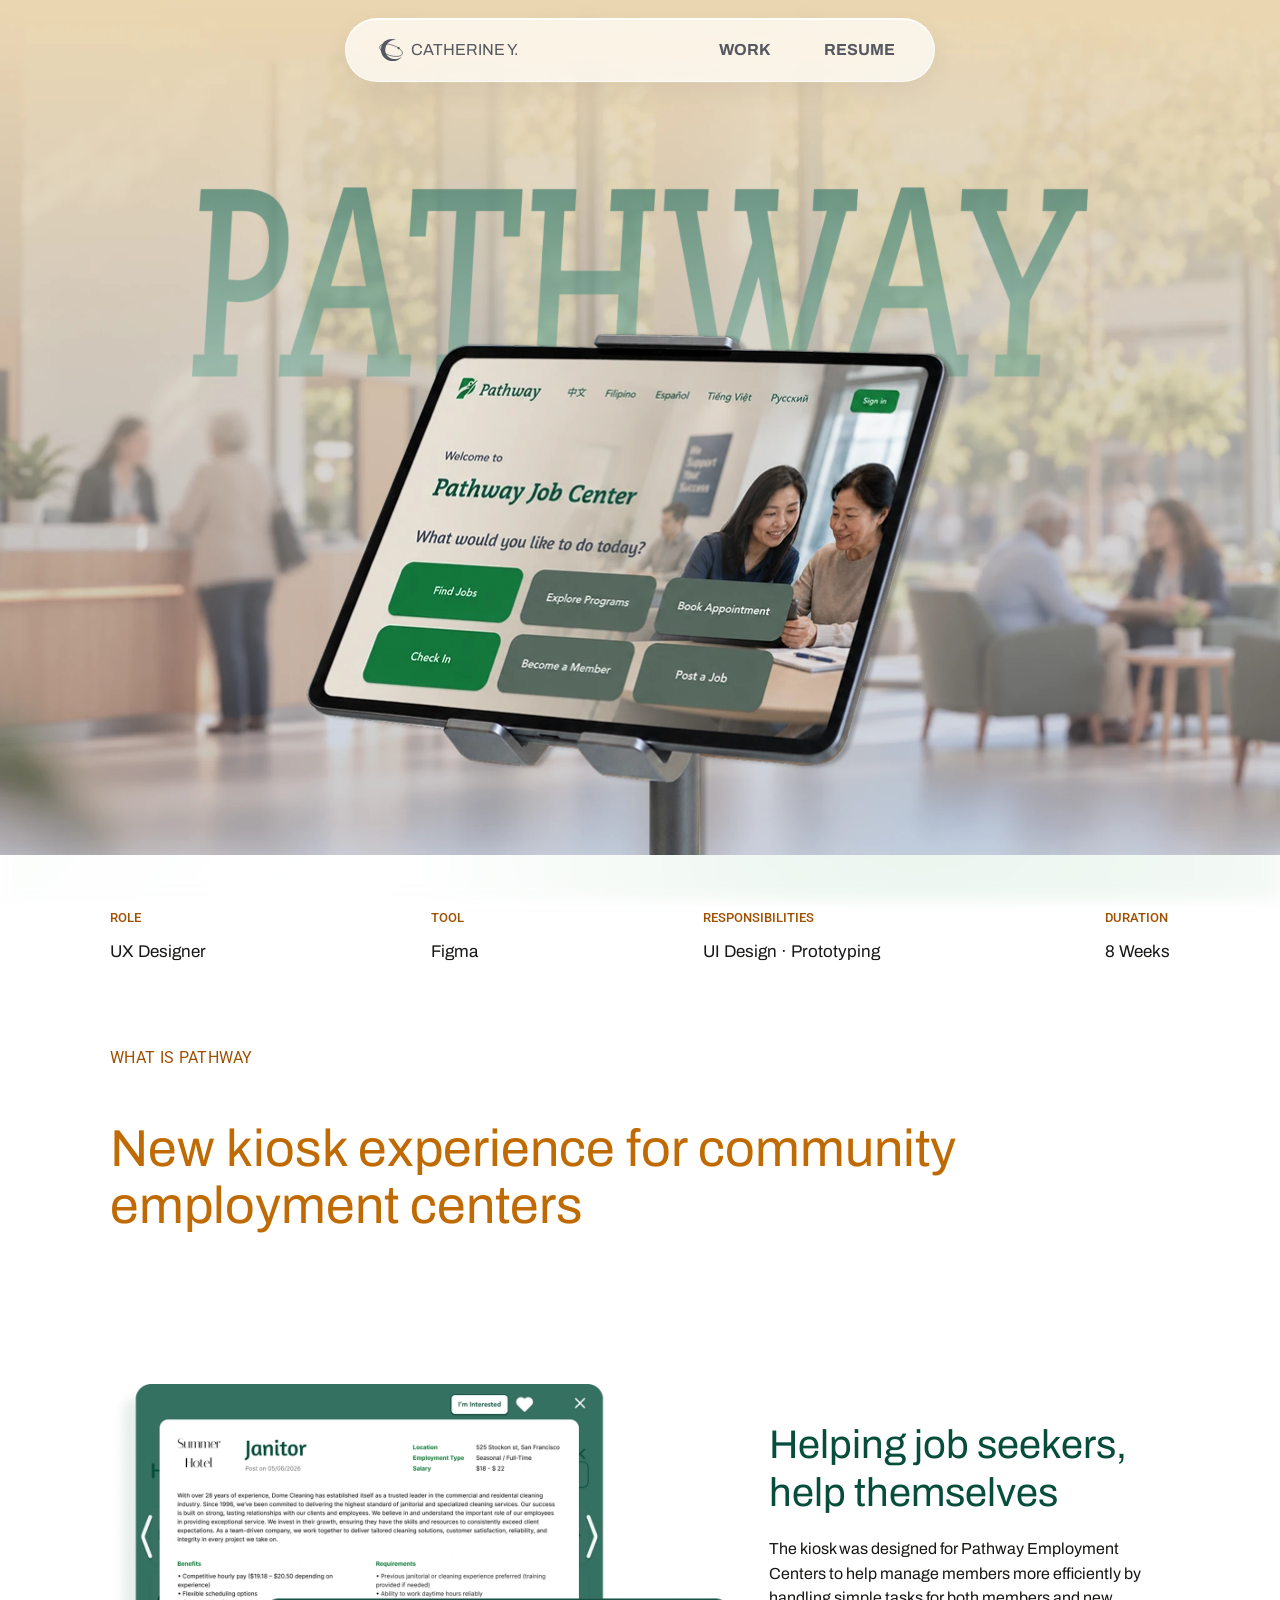
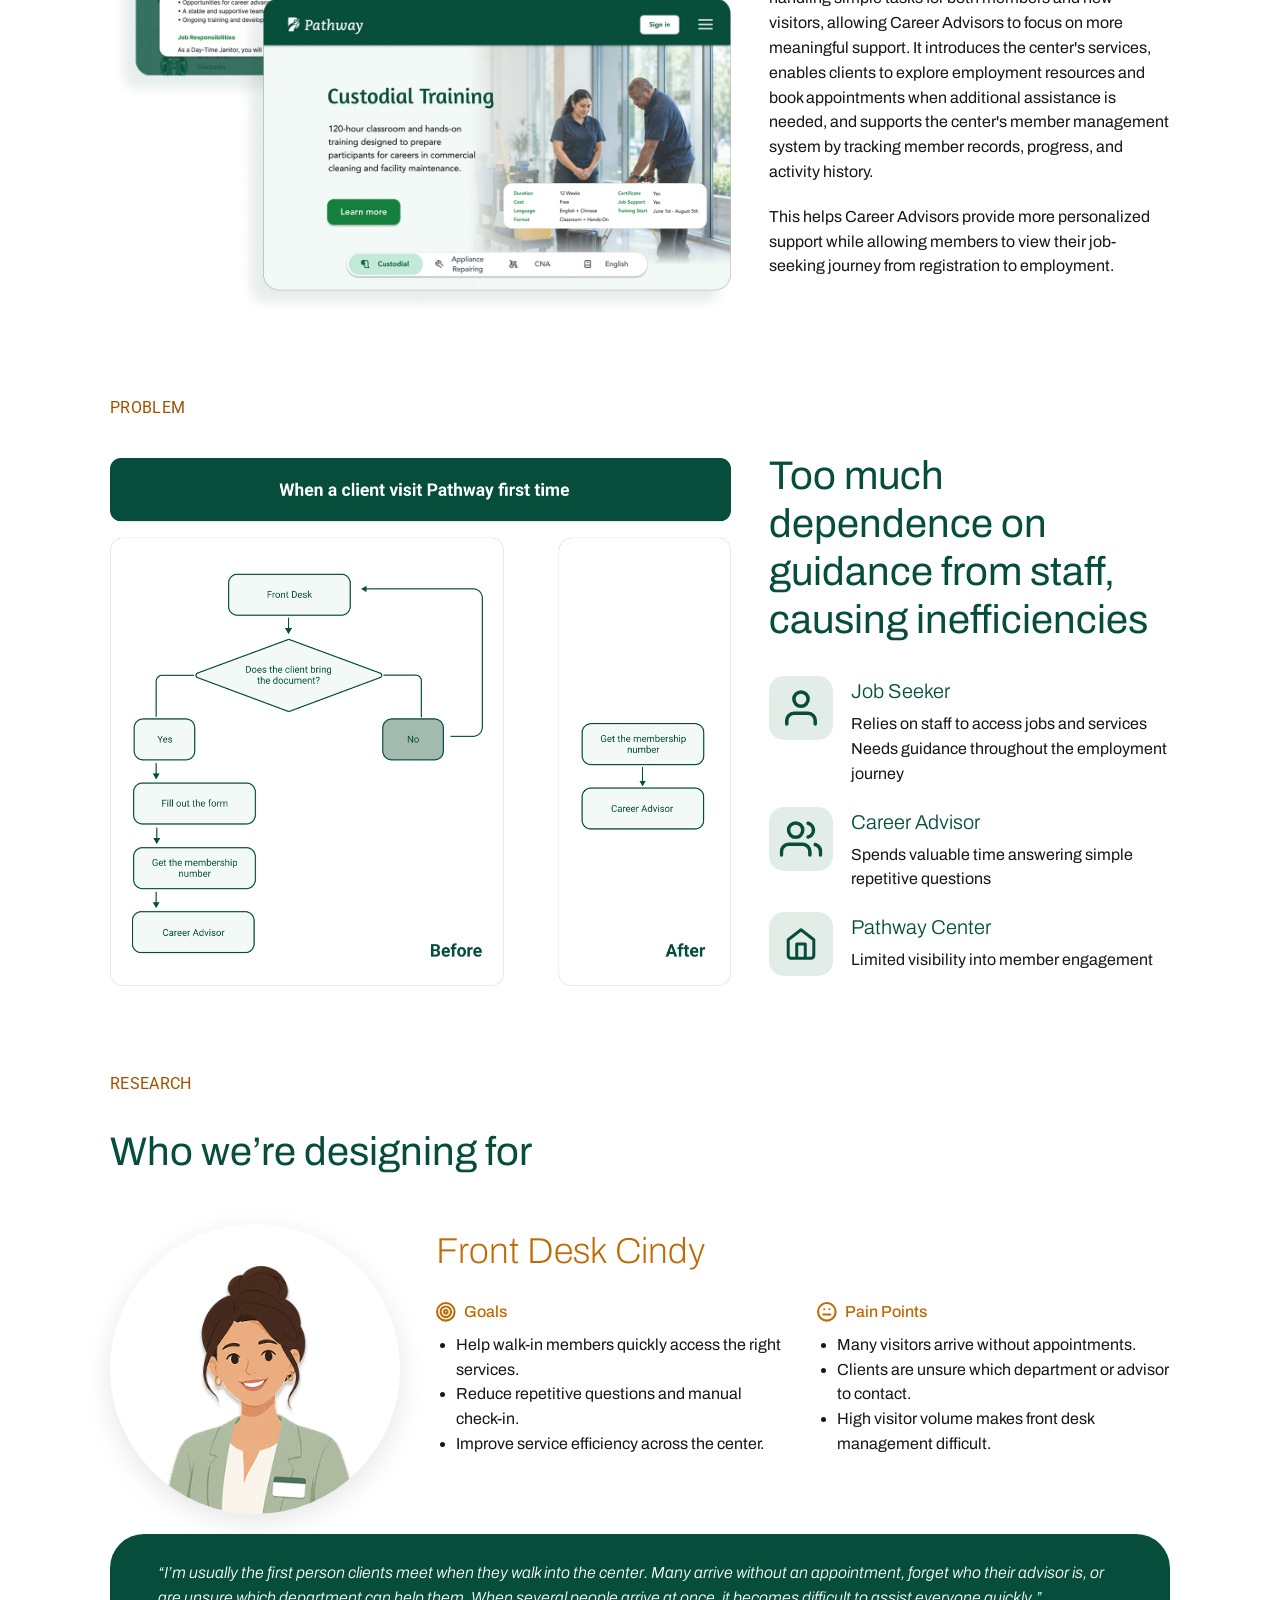
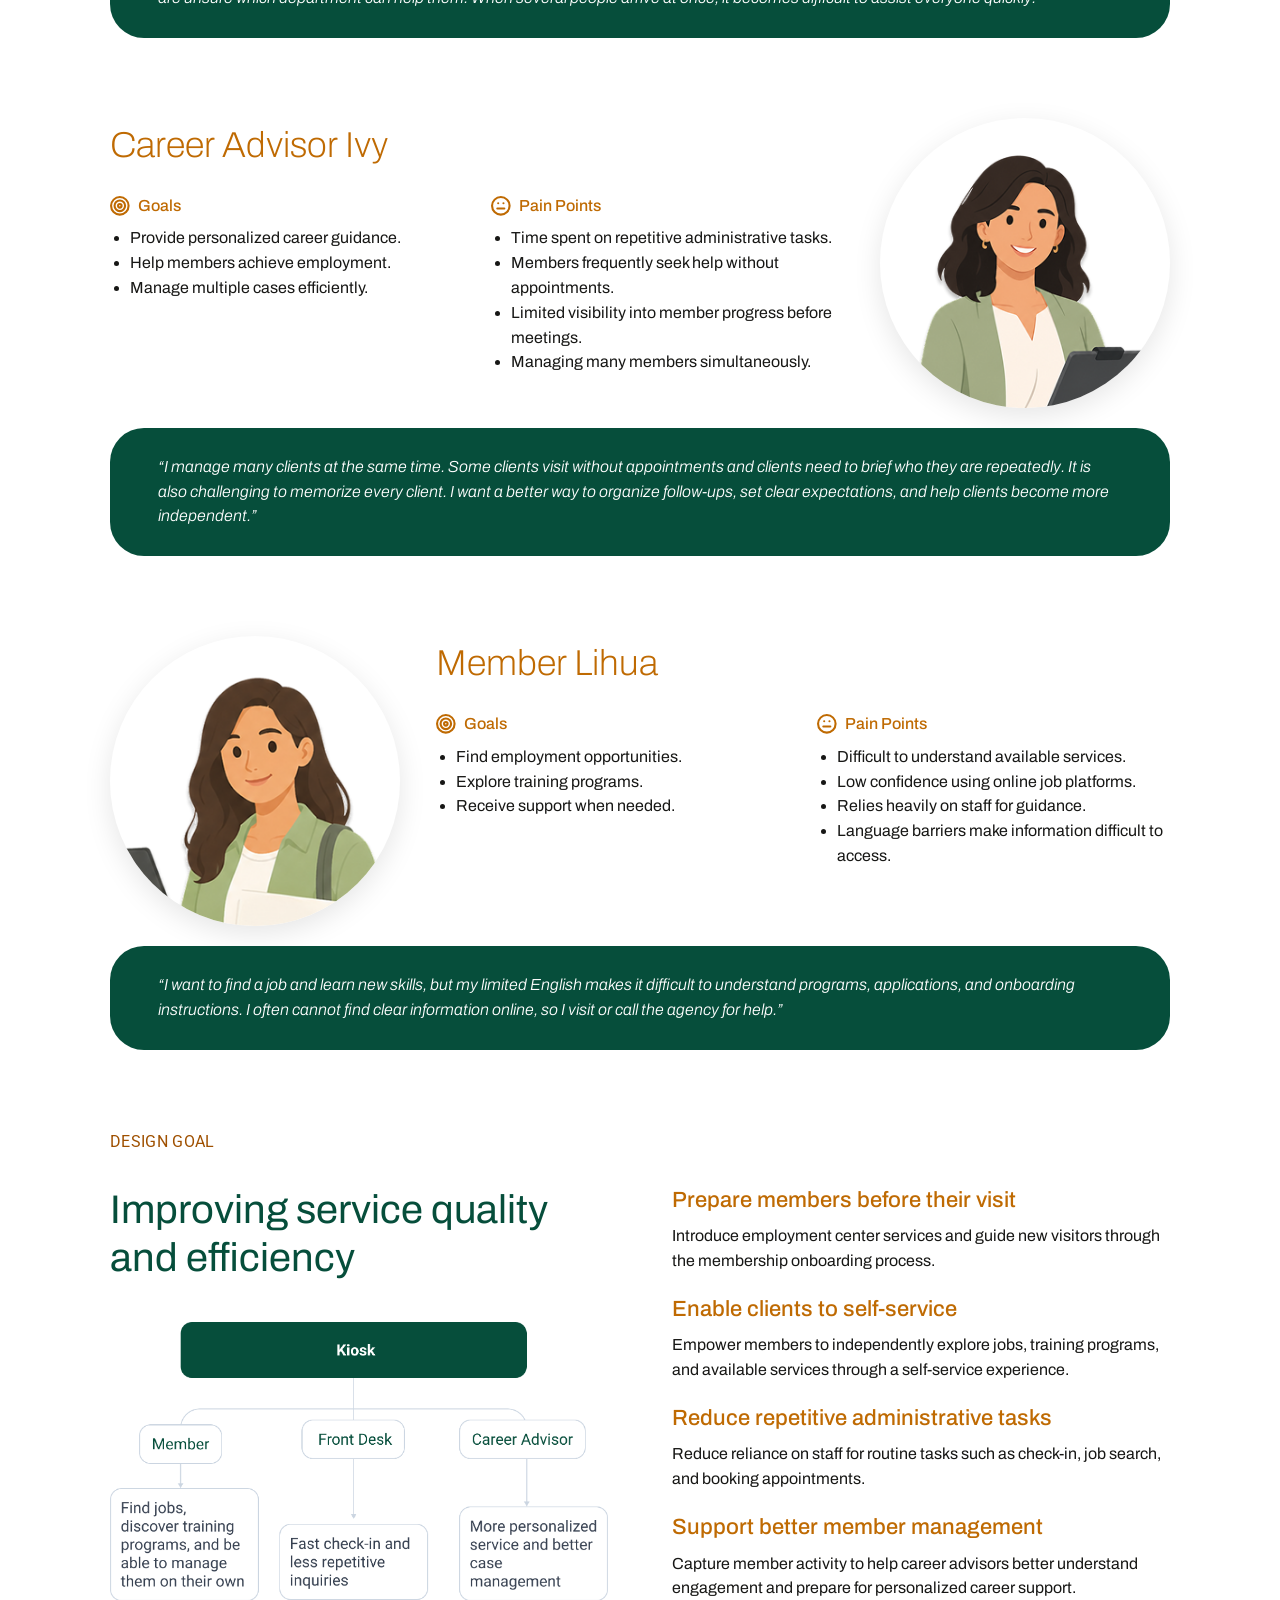
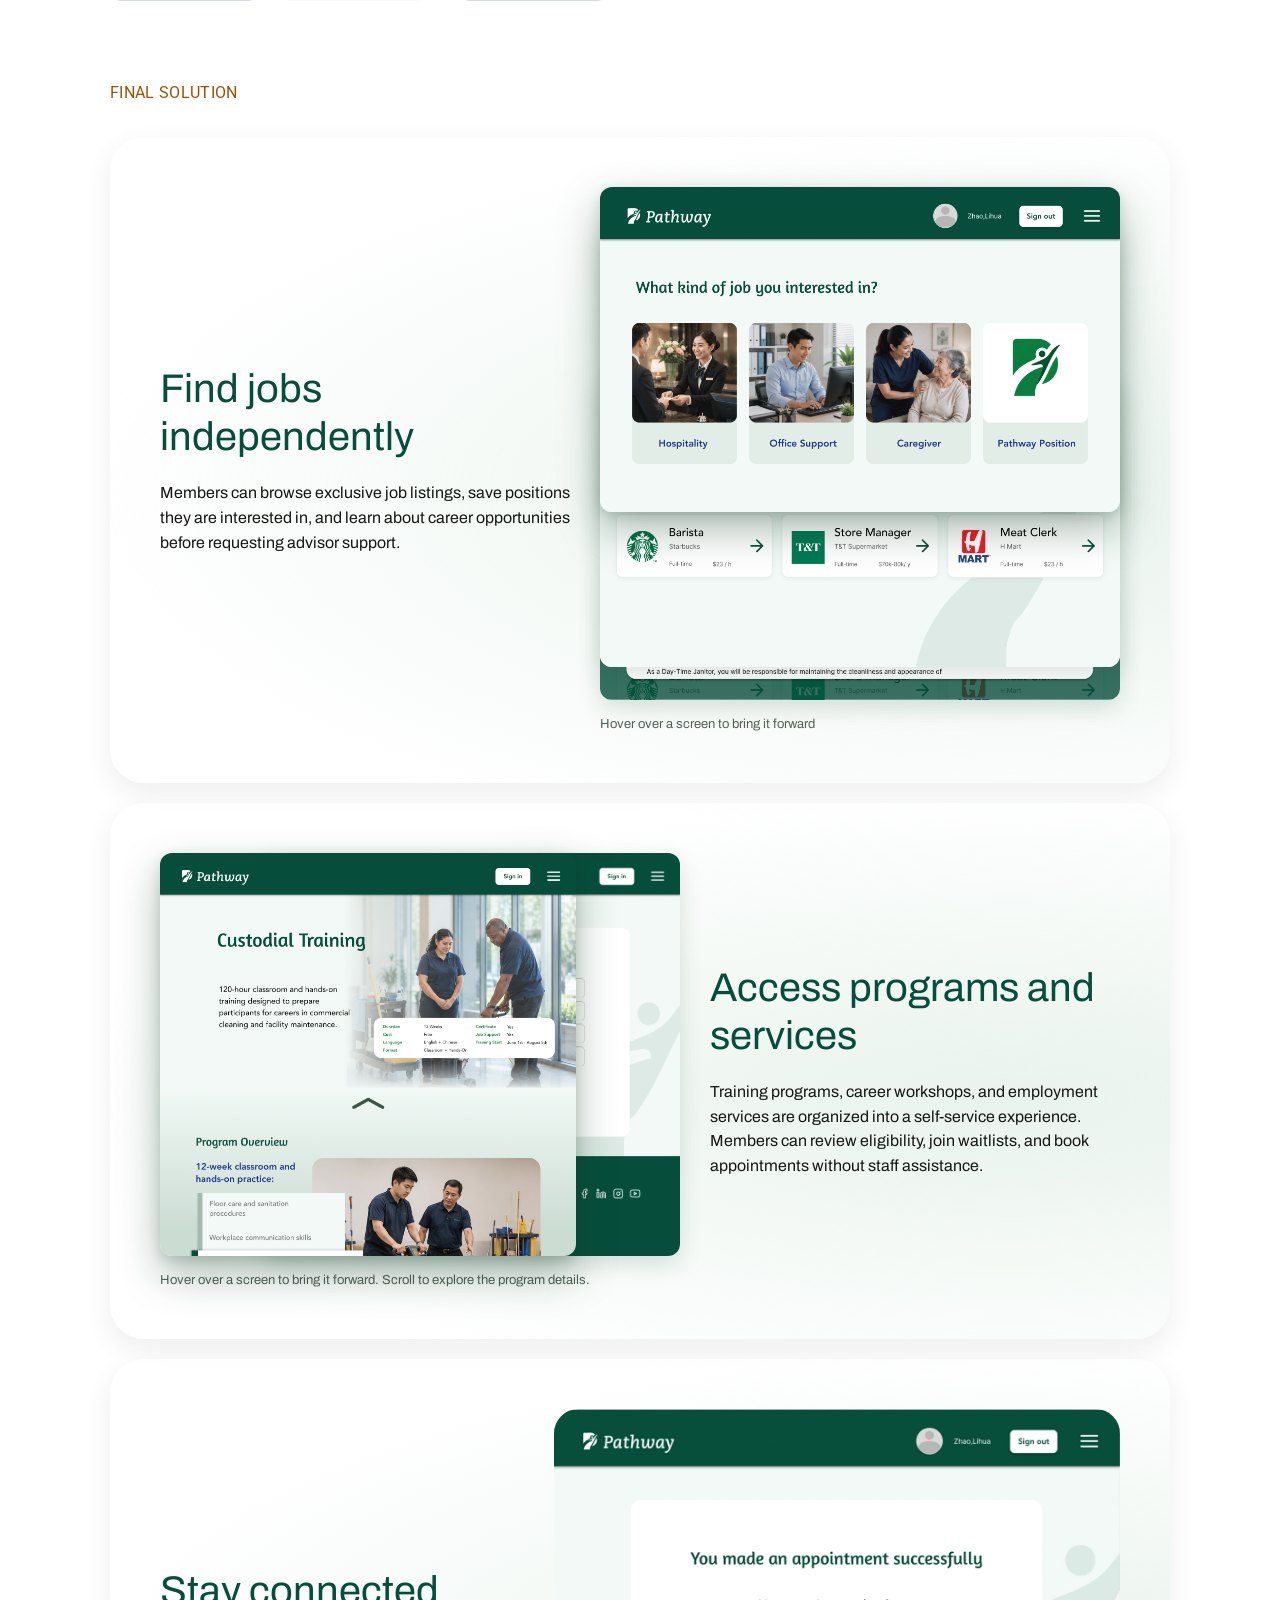
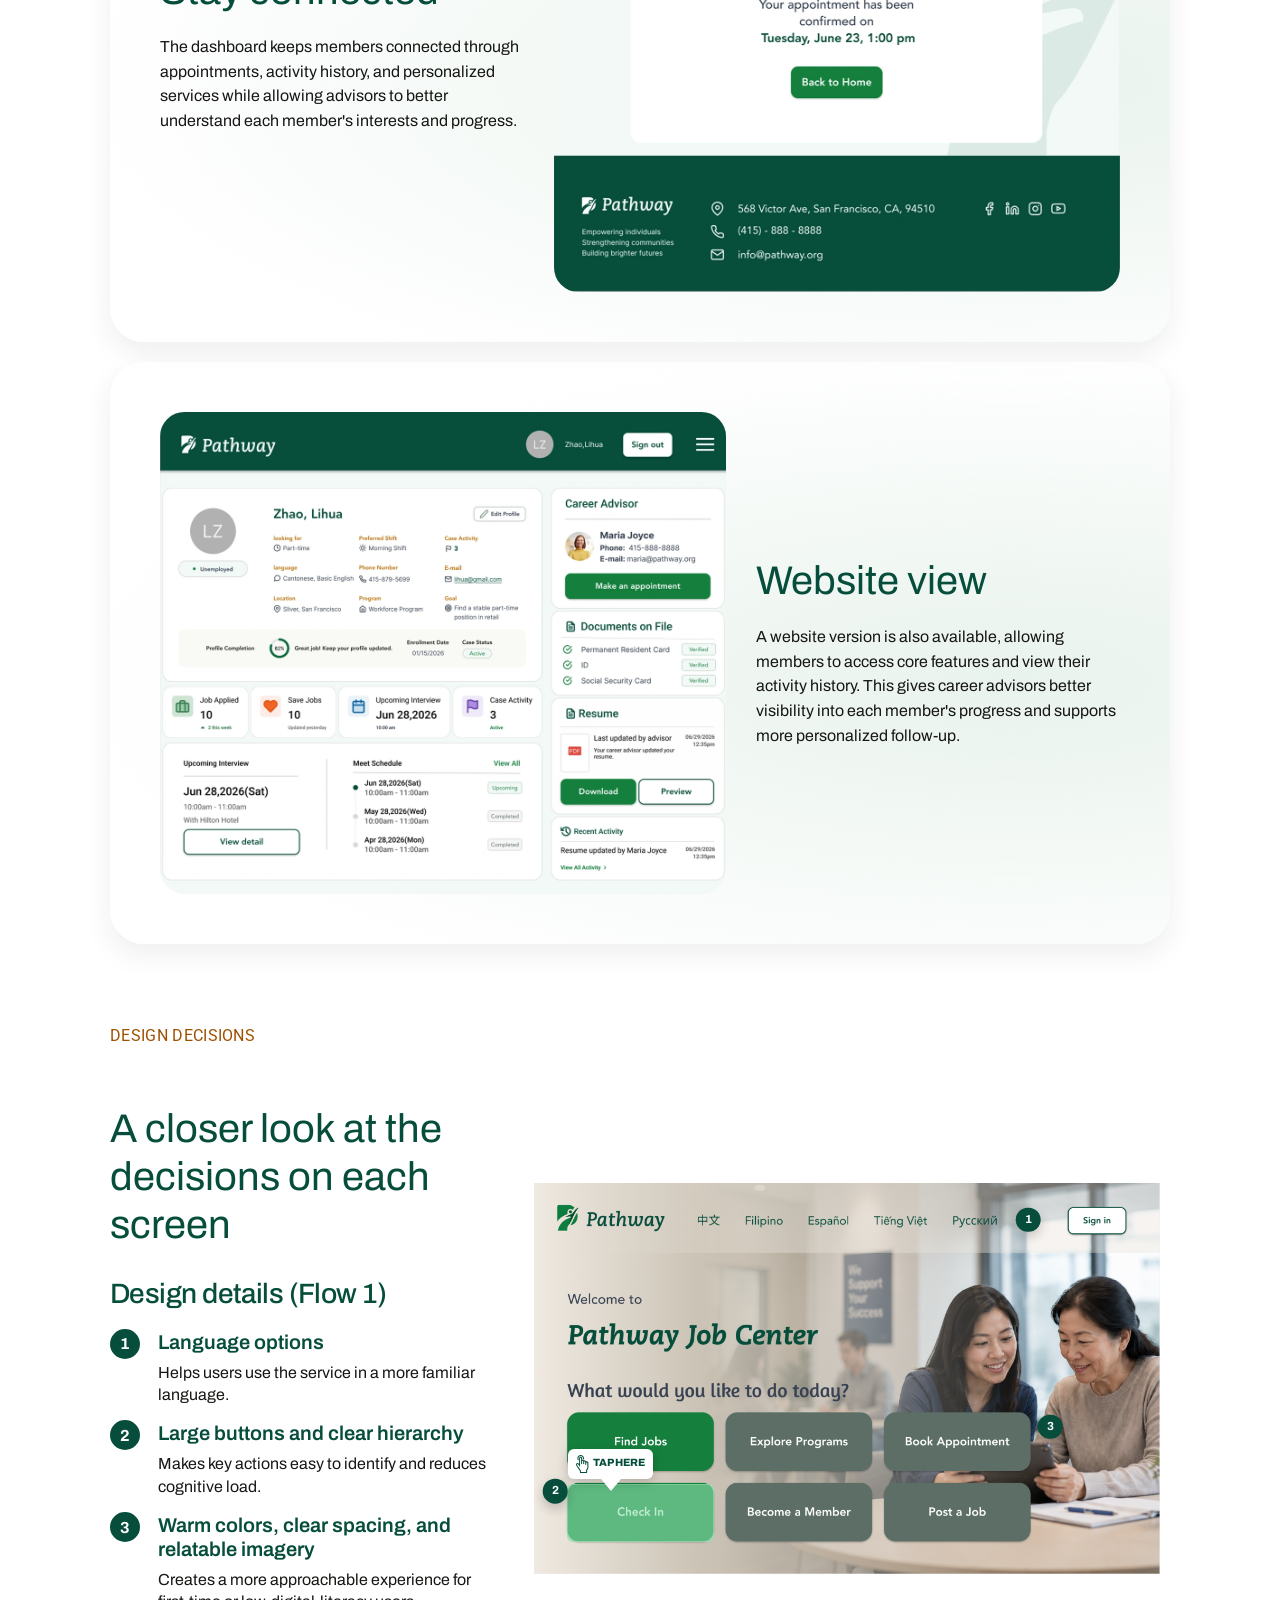
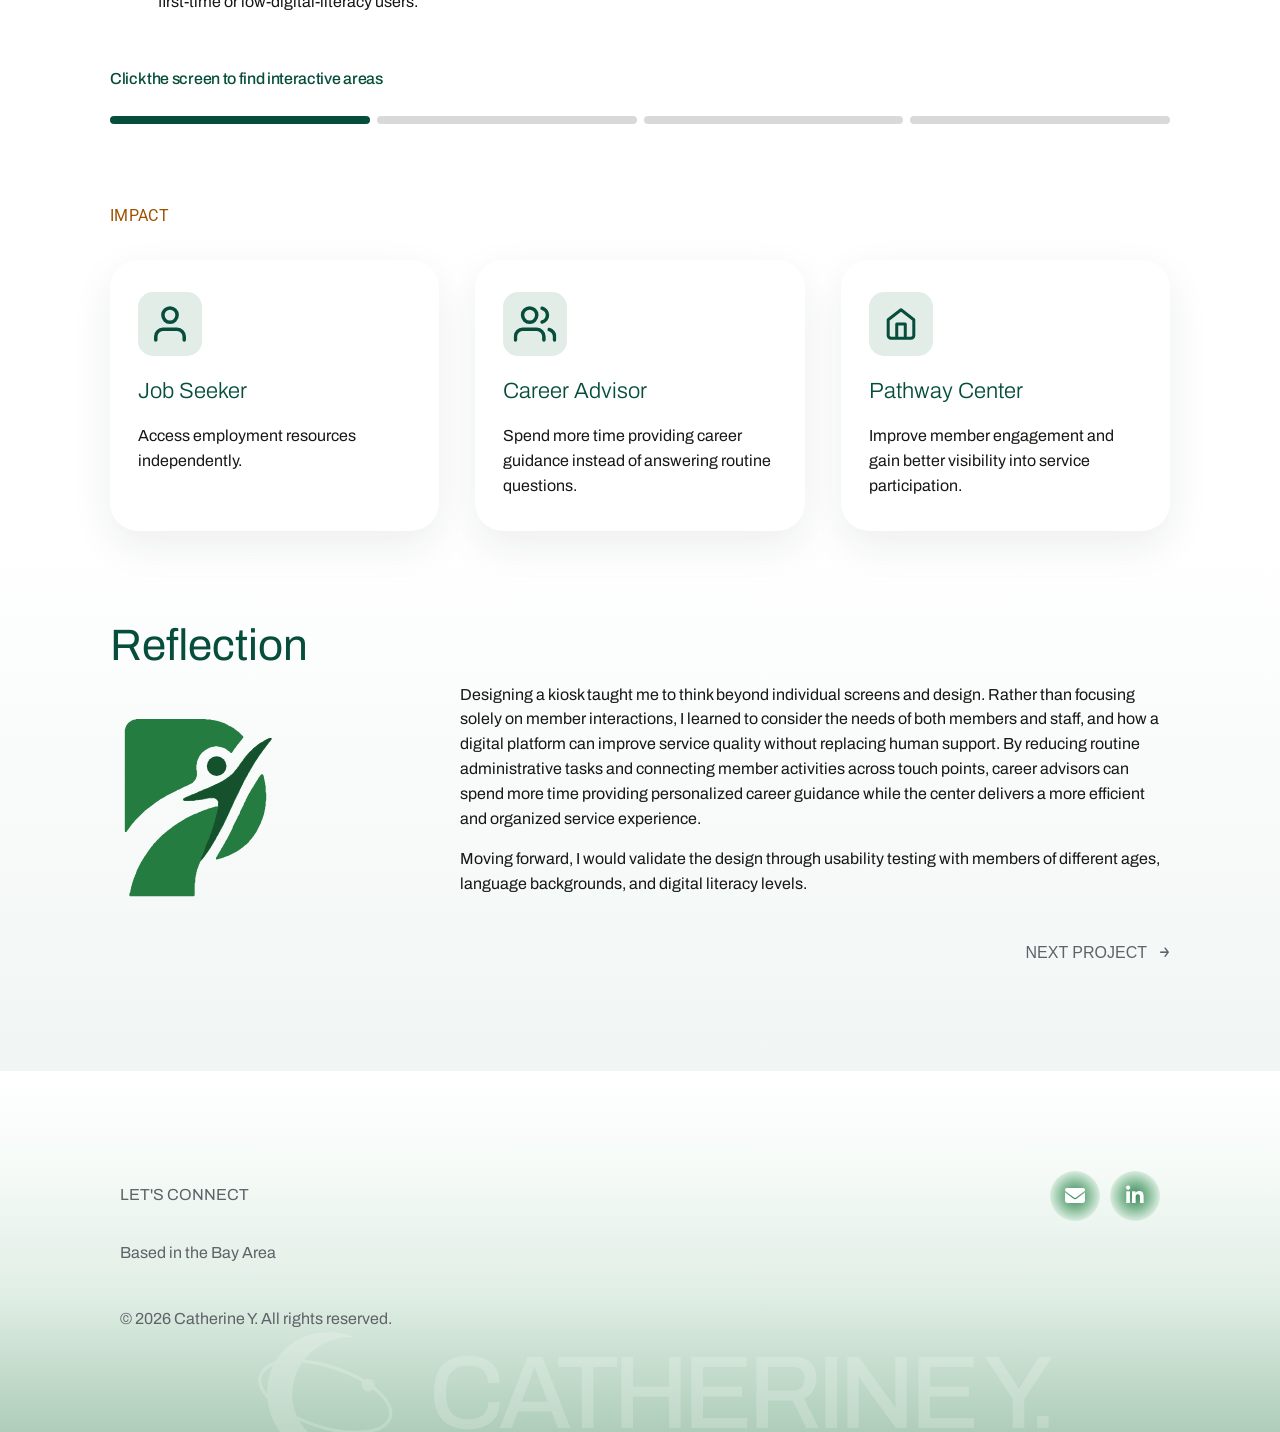
<file: pathway-case-study/index.html>
<!doctype html>
<html lang="en">
<head>
  <meta charset="utf-8">
  <meta name="viewport" content="width=device-width, initial-scale=1">
  <meta name="description" content="Pathway case study — a self-service kiosk and website for community employment centers.">
  <title>Pathway — UX Case Study</title>
  <link rel="icon" href="../assets/favicon.ico?v=20261027-1" type="image/x-icon">
  <link rel="icon" href="../assets/favicon.svg?v=20261027-1" type="image/svg+xml" sizes="any">
  <link rel="stylesheet" href="https://cdnjs.cloudflare.com/ajax/libs/font-awesome/6.7.2/css/all.min.css">
  <link rel="stylesheet" href="../shared/case-study.css?v=20261016-1">
  <script src="../shared/design-decision.js?v=20261016-1" defer></script>
  <link rel="stylesheet" href="../shared/solution-stack.css?v=10">
  <script src="../shared/solution-stack.js?v=5" defer></script>
  <link rel="stylesheet" href="../shared/solution-programs.css?v=3">
  <script src="../shared/solution-programs.js?v=1" defer></script>
  <link rel="stylesheet" href="../shared/solution-wide.css?v=8">
</head>
<body data-project="pathway">
  <div class="case-backdrop" aria-hidden="true"></div>
  <header class="topbar page-width">
    <a class="wordmark" href="../index.html" aria-label="Catherine Y. home">
      <svg class="wordmark-logo" viewBox="0 0 1024 1024" aria-hidden="true" focusable="false">
        <path d="M704 185C510 110 286 200 232 403C176 612 311 824 520 861C670 888 818 831 895 716C806 790 694 819 588 795C427 759 331 599 367 440C402 282 544 182 704 185Z" fill="currentColor"/>
        <ellipse cx="545" cy="520" rx="382" ry="170" transform="rotate(18 545 520)" fill="none" stroke="currentColor" stroke-width="18"/>
        <ellipse cx="545" cy="520" rx="382" ry="170" transform="rotate(18 545 520)" fill="none" stroke="currentColor" stroke-width="6"/>
        <circle cx="786" cy="455" r="36" fill="currentColor"/>
      </svg>
      <span>CATHERINE Y.</span>
    </a>
    <nav class="desktop-nav" aria-label="Primary navigation">
      <a href="../index.html#work">WORK</a>
      <a href="../assets/catherine-xixi-yang-resume.pdf?v=733fe07955" target="_blank" rel="noopener noreferrer" type="application/pdf" aria-label="Resume (PDF, opens in a new tab)">RESUME</a>
    </nav>
    <div class="mobile-nav">
      <button class="menu-button" id="menuButton" type="button" aria-label="Open navigation menu" aria-expanded="false" aria-controls="mobileMenu">
        <i class="menu-icon menu-icon--bars fa-solid fa-bars" aria-hidden="true"></i>
        <i class="menu-icon menu-icon--close fa-solid fa-xmark" aria-hidden="true"></i>
      </button>
      <nav class="mobile-menu" id="mobileMenu" aria-label="Mobile navigation" hidden>
        <a href="../index.html">HOME</a>
        <a href="../index.html#work">WORK</a>
        <a href="../assets/catherine-xixi-yang-resume.pdf?v=733fe07955" target="_blank" rel="noopener noreferrer" type="application/pdf" aria-label="Resume (PDF, opens in a new tab)">RESUME</a>
      </nav>
    </div>
  </header>


<main id="top" class="pathway-main">
  <aside class="case-index" aria-label="Case study sections">
    <button class="case-index__label" type="button" aria-expanded="false" aria-label="Toggle case study index">INDEX</button>
    <nav class="case-index__nav">
      <a href="#overview" data-index-target="overview"><span class="case-index__dot" aria-hidden="true"></span><span>OVERVIEW</span></a>
      <a href="#problem" data-index-target="problem"><span class="case-index__dot" aria-hidden="true"></span><span>PROBLEM</span></a>
      <a href="#research" data-index-target="research"><span class="case-index__dot" aria-hidden="true"></span><span>RESEARCH</span></a>
      <a href="#design-goal" data-index-target="design-goal"><span class="case-index__dot" aria-hidden="true"></span><span>DESIGN GOAL</span></a>
      <a href="#solutions" data-index-target="solutions"><span class="case-index__dot" aria-hidden="true"></span><span>FINAL SOLUTION</span></a>
      <a href="#design-decision" data-index-target="design-decision"><span class="case-index__dot" aria-hidden="true"></span><span>DESIGN DECISION</span></a>
      <a href="#impact" data-index-target="impact"><span class="case-index__dot" aria-hidden="true"></span><span>IMPACT</span></a>
      <a href="#reflection" data-index-target="reflection"><span class="case-index__dot" aria-hidden="true"></span><span>REFLECTION</span></a>
    </nav>
  </aside>


<section class="case-hero case-hero--pathway" aria-label="Pathway project hero">
  <img class="case-hero__background" src="assets/pathway-hero-background.webp" alt="" aria-hidden="true" width="2048" height="1369" decoding="async" fetchpriority="high">
  <img class="case-hero__title" src="assets/pathway-hero-title-8c73d37b.webp" alt="Pathway" width="2048" height="432" decoding="async">
  <img class="case-hero__mockup" src="assets/pathway-hero-kiosk.webp" alt="Pathway kiosk mockup" width="693" height="621" decoding="async">
</section>

<section class="project-meta shell" aria-label="Project information">
      <dl><div><dt>Role</dt><dd>UX Designer</dd></div><div><dt>Tool</dt><dd>Figma</dd></div><div><dt>Responsibilities</dt><dd>UI Design · Prototyping</dd></div><div><dt>Duration</dt><dd>8 Weeks</dd></div></dl>
    </section>
<section id="overview" class="section overview"><div class="shell"><p class="eyebrow">What is Pathway</p><h1 class="display">New kiosk experience for community employment centers</h1><div class="overview__grid"><div class="overview-media"><figure class="pathway-media replacement-media"><img src="assets/pathway-kiosk-overview.webp" alt="Pathway kiosk overview screen" width="1372" height="1176" loading="lazy" decoding="async"></figure></div><div class="overview__copy"><h2>Helping job seekers, help themselves</h2><p>The kiosk was designed for Pathway Employment Centers to help manage members more efficiently by handling simple tasks for both members and new visitors, allowing Career Advisors to focus on more meaningful support. It introduces the center&#x27;s services, enables clients to explore employment resources and book appointments when additional assistance is needed, and supports the center&#x27;s member management system by tracking member records, progress, and activity history.</p><p>This helps Career Advisors provide more personalized support while allowing members to view their job-seeking journey from registration to employment.</p></div></div></div></section>
<section id="problem" class="section problem shell"><p class="eyebrow">Problem</p><div class="problem__grid"><figure class="media-card problem-media--contain pathway-problem-media--plain"><img src="assets/pathway-problem-process-flow.png" alt="Before: new clients rely on the front desk to check documents, fill out a form and obtain a membership number before meeting a career advisor. After: clients can get the number and see an advisor more directly." loading="lazy" width="1138" height="968" decoding="async"></figure><div><h2>Too much dependence on guidance from staff, causing inefficiencies</h2><div class="pain-list">
<article><img class="pain-icon" src="assets/pathway-problem-icon-job-seeker.svg" alt="" width="64" height="64" loading="lazy" decoding="async"><div><h3>Job Seeker</h3><p>Relies on staff to access jobs and services Needs guidance throughout the employment journey</p></div></article>
<article><img class="pain-icon" src="assets/pathway-problem-icon-career-advisor.svg" alt="" width="64" height="64" loading="lazy" decoding="async"><div><h3>Career Advisor</h3><p>Spends valuable time answering simple repetitive questions</p></div></article>
<article><img class="pain-icon" src="assets/pathway-problem-icon-employment-center.svg" alt="" width="64" height="64" loading="lazy" decoding="async"><div><h3>Pathway Center</h3><p>Limited visibility into member engagement</p></div></article>
</div></div></div></section><section id="research" class="section research shell"><p class="eyebrow">Research</p><h2 class="section-title">Who we’re designing for</h2><div class="personas">
<article class="persona"><h3>Front Desk Cindy</h3><figure class="pathway-media persona-photo" style="--media-ratio:1" data-figma-node="1:748" aria-hidden="true"><img src="assets/pathway-persona-front-desk-cindy.png" alt="" loading="lazy" width="343" height="317" decoding="async"></figure><blockquote>“I’m usually the first person clients meet when they walk into the center. Many arrive without an appointment, forget who their advisor is, or are unsure which department can help them. When several people arrive at once, it becomes difficult to assist everyone quickly.”</blockquote><div class="persona__details"><div><h4><svg class="persona-detail-icon" viewBox="0 0 19 19" fill="none" aria-hidden="true" focusable="false"><path d="M9.33333 17.6667C13.9357 17.6667 17.6667 13.9357 17.6667 9.33333C17.6667 4.73096 13.9357 1 9.33333 1C4.73096 1 1 4.73096 1 9.33333C1 13.9357 4.73096 17.6667 9.33333 17.6667Z" stroke="currentColor" stroke-width="2" stroke-linecap="round" stroke-linejoin="round"/><path d="M9.33333 14.3333C12.0948 14.3333 14.3333 12.0948 14.3333 9.33333C14.3333 6.57191 12.0948 4.33333 9.33333 4.33333C6.57191 4.33333 4.33333 6.57191 4.33333 9.33333C4.33333 12.0948 6.57191 14.3333 9.33333 14.3333Z" stroke="currentColor" stroke-width="2" stroke-linecap="round" stroke-linejoin="round"/><path d="M9.33333 11C10.2538 11 11 10.2538 11 9.33333C11 8.41286 10.2538 7.66667 9.33333 7.66667C8.41286 7.66667 7.66667 8.41286 7.66667 9.33333C7.66667 10.2538 8.41286 11 9.33333 11Z" stroke="currentColor" stroke-width="2" stroke-linecap="round" stroke-linejoin="round"/></svg>Goals</h4><ul><li>Help walk-in members quickly access the right services.</li><li>Reduce repetitive questions and manual check-in.</li><li>Improve service efficiency across the center.</li></ul></div><div><h4><svg class="persona-detail-icon" viewBox="0 0 19 19" fill="none" aria-hidden="true" focusable="false"><path d="M6 11.8333H12.6667M6.83333 6.83333H6.84167M11.8333 6.83333H11.8417M17.6667 9.33333C17.6667 13.9357 13.9357 17.6667 9.33333 17.6667C4.73096 17.6667 1 13.9357 1 9.33333C1 4.73096 4.73096 1 9.33333 1C13.9357 1 17.6667 4.73096 17.6667 9.33333Z" stroke="currentColor" stroke-width="2" stroke-linecap="round" stroke-linejoin="round"/></svg>Pain Points</h4><ul><li>Many visitors arrive without appointments.</li><li>Clients are unsure which department or advisor to contact.</li><li>High visitor volume makes front desk management difficult.</li></ul></div></div></article>
<article class="persona"><h3>Career Advisor Ivy</h3><figure class="pathway-media persona-photo" style="--media-ratio:1" data-figma-node="1:765" aria-hidden="true"><img src="assets/pathway-persona-career-advisor-ivy.png" alt="" loading="lazy" width="309" height="301" decoding="async"></figure><blockquote>“I manage many clients at the same time. Some clients visit without appointments and clients need to brief who they are repeatedly. It is also challenging to memorize every client. I want a better way to organize follow-ups, set clear expectations, and help clients become more independent.”</blockquote><div class="persona__details"><div><h4><svg class="persona-detail-icon" viewBox="0 0 19 19" fill="none" aria-hidden="true" focusable="false"><path d="M9.33333 17.6667C13.9357 17.6667 17.6667 13.9357 17.6667 9.33333C17.6667 4.73096 13.9357 1 9.33333 1C4.73096 1 1 4.73096 1 9.33333C1 13.9357 4.73096 17.6667 9.33333 17.6667Z" stroke="currentColor" stroke-width="2" stroke-linecap="round" stroke-linejoin="round"/><path d="M9.33333 14.3333C12.0948 14.3333 14.3333 12.0948 14.3333 9.33333C14.3333 6.57191 12.0948 4.33333 9.33333 4.33333C6.57191 4.33333 4.33333 6.57191 4.33333 9.33333C4.33333 12.0948 6.57191 14.3333 9.33333 14.3333Z" stroke="currentColor" stroke-width="2" stroke-linecap="round" stroke-linejoin="round"/><path d="M9.33333 11C10.2538 11 11 10.2538 11 9.33333C11 8.41286 10.2538 7.66667 9.33333 7.66667C8.41286 7.66667 7.66667 8.41286 7.66667 9.33333C7.66667 10.2538 8.41286 11 9.33333 11Z" stroke="currentColor" stroke-width="2" stroke-linecap="round" stroke-linejoin="round"/></svg>Goals</h4><ul><li>Provide personalized career guidance.</li><li>Help members achieve employment.</li><li>Manage multiple cases efficiently.</li></ul></div><div><h4><svg class="persona-detail-icon" viewBox="0 0 19 19" fill="none" aria-hidden="true" focusable="false"><path d="M6 11.8333H12.6667M6.83333 6.83333H6.84167M11.8333 6.83333H11.8417M17.6667 9.33333C17.6667 13.9357 13.9357 17.6667 9.33333 17.6667C4.73096 17.6667 1 13.9357 1 9.33333C1 4.73096 4.73096 1 9.33333 1C13.9357 1 17.6667 4.73096 17.6667 9.33333Z" stroke="currentColor" stroke-width="2" stroke-linecap="round" stroke-linejoin="round"/></svg>Pain Points</h4><ul><li>Time spent on repetitive administrative tasks.</li><li>Members frequently seek help without appointments.</li><li>Limited visibility into member progress before meetings.</li><li>Managing many members simultaneously.</li></ul></div></div></article>
<article class="persona"><h3>Member Lihua</h3><figure class="pathway-media persona-photo" style="--media-ratio:1" data-figma-node="1:782" aria-hidden="true"><img src="assets/pathway-persona-member-lihua.png" alt="" loading="lazy" width="321" height="303" decoding="async"></figure><blockquote>“I want to find a job and learn new skills, but my limited English makes it difficult to understand programs, applications, and onboarding instructions. I often cannot find clear information online, so I visit or call the agency for help.”</blockquote><div class="persona__details"><div><h4><svg class="persona-detail-icon" viewBox="0 0 19 19" fill="none" aria-hidden="true" focusable="false"><path d="M9.33333 17.6667C13.9357 17.6667 17.6667 13.9357 17.6667 9.33333C17.6667 4.73096 13.9357 1 9.33333 1C4.73096 1 1 4.73096 1 9.33333C1 13.9357 4.73096 17.6667 9.33333 17.6667Z" stroke="currentColor" stroke-width="2" stroke-linecap="round" stroke-linejoin="round"/><path d="M9.33333 14.3333C12.0948 14.3333 14.3333 12.0948 14.3333 9.33333C14.3333 6.57191 12.0948 4.33333 9.33333 4.33333C6.57191 4.33333 4.33333 6.57191 4.33333 9.33333C4.33333 12.0948 6.57191 14.3333 9.33333 14.3333Z" stroke="currentColor" stroke-width="2" stroke-linecap="round" stroke-linejoin="round"/><path d="M9.33333 11C10.2538 11 11 10.2538 11 9.33333C11 8.41286 10.2538 7.66667 9.33333 7.66667C8.41286 7.66667 7.66667 8.41286 7.66667 9.33333C7.66667 10.2538 8.41286 11 9.33333 11Z" stroke="currentColor" stroke-width="2" stroke-linecap="round" stroke-linejoin="round"/></svg>Goals</h4><ul><li>Find employment opportunities.</li><li>Explore training programs.</li><li>Receive support when needed.</li></ul></div><div><h4><svg class="persona-detail-icon" viewBox="0 0 19 19" fill="none" aria-hidden="true" focusable="false"><path d="M6 11.8333H12.6667M6.83333 6.83333H6.84167M11.8333 6.83333H11.8417M17.6667 9.33333C17.6667 13.9357 13.9357 17.6667 9.33333 17.6667C4.73096 17.6667 1 13.9357 1 9.33333C1 4.73096 4.73096 1 9.33333 1C13.9357 1 17.6667 4.73096 17.6667 9.33333Z" stroke="currentColor" stroke-width="2" stroke-linecap="round" stroke-linejoin="round"/></svg>Pain Points</h4><ul><li>Difficult to understand available services.</li><li>Low confidence using online job platforms.</li><li>Relies heavily on staff for guidance.</li><li>Language barriers make information difficult to access.</li></ul></div></div></article>
</div></section><section id="design-goal" class="section design-goal shell"><p class="eyebrow">Design goal</p><div class="goal-grid"><div><h2>Improving service quality and efficiency</h2><figure class="diagram-media service-map"><img src="assets/pathway-service-map.png" alt="A kiosk helps members find jobs and training on their own, reduces repetitive front desk inquiries, and supports personalized career advisor service." loading="lazy" width="1545" height="867" decoding="async"></figure></div><div class="goal-list">
<article><h3>Prepare members before their visit</h3><p>Introduce employment center services and guide new visitors through the membership onboarding process.</p></article>
<article><h3>Enable clients to self-service</h3><p>Empower members to independently explore jobs, training programs, and available services through a self-service experience.</p></article>
<article><h3>Reduce repetitive administrative tasks</h3><p>Reduce reliance on staff for routine tasks such as check-in, job search, and booking appointments.</p></article>
<article><h3>Support better member management</h3><p>Capture member activity to help career advisors better understand engagement and prepare for personalized career support.</p></article>
</div></div></section><section id="solutions" class="section solutions"><div class="shell"><p class="eyebrow">Final solution</p><div class="solution-list">
<article class="solution solution--screen-stack"><div class="solution__copy"><div class="solution-stack-description"><h2>Find jobs independently</h2><p>Members can browse exclusive job listings, save positions they are interested in, and learn about career opportunities before requesting advisor support.</p></div></div><div class="solution-visual"><div class="solution-stack" role="group" aria-label="Job search screens — hover, focus or tap to bring a screen forward">
<button class="solution-stack-card" type="button" data-front="true" aria-pressed="true" aria-label="Show Pathway job categories"><img src="assets/pathway-solution-categories-16722bd3.webp" alt="Pathway job categories" width="2048" height="1278" loading="lazy" decoding="async"></button>
<button class="solution-stack-card" type="button" data-front="false" aria-pressed="false" aria-label="Show Pathway hospitality job results"><img src="assets/pathway-solution-hospitality-results-804c1355.webp" alt="Pathway hospitality job results" width="2048" height="1715" loading="lazy" decoding="async"></button>
<button class="solution-stack-card" type="button" data-front="false" aria-pressed="false" aria-label="Show Pathway saved Janitor job"><img src="assets/pathway-solution-job-saved-992b78ee.webp" alt="Pathway saved Janitor job" width="2048" height="1278" loading="lazy" decoding="async"></button>
</div><p class="solution-stack-hint"><span class="solution-stack-hint-desktop">Hover over a screen to bring it forward</span><span class="solution-stack-hint-touch">Tap a screen to bring it forward</span></p></div></article>
<article class="solution solution--program-stack"><div class="solution__copy"><div class="solution-stack-description"><h2>Access programs and services</h2><p>Training programs, career workshops, and employment services are organized into a self-service experience. Members can review eligibility, join waitlists, and book appointments without staff assistance.</p></div></div>
<div class="solution-visual"><div class="program-stack" role="group" aria-label="Training program and waitlist screens" aria-describedby="program-stack-hint">
<div class="program-screen" role="region" tabindex="0" aria-label="Custodial training details — scroll to explore" data-front="true"><img src="assets/pathway-solution-custodial-details-a56073ef.webp" alt="Custodial training overview, eligibility, career opportunities and waitlist option" width="811" height="2048" loading="lazy" decoding="async"></div>
<div class="program-screen" role="region" tabindex="0" aria-label="Waitlist form preview" data-front="false"><img src="assets/pathway-solution-waitlist-form-6967e2d2.webp" alt="Pathway waitlist information form" width="2048" height="1982" loading="lazy" decoding="async"></div>
</div><p class="solution-stack-hint" id="program-stack-hint"><span class="solution-stack-hint-desktop">Hover over a screen to bring it forward. Scroll to explore the program details.</span><span class="solution-stack-hint-touch">Tap a screen to bring it forward. Swipe up to explore the program details.</span></p></div></article>
<article class="solution solution--wide"><div class="solution__copy"><h2>Stay connected</h2><p>The dashboard keeps members connected through appointments, activity history, and personalized services while allowing advisors to better understand each member&#x27;s interests and progress.</p></div><figure class="pathway-media replacement-media"><img src="assets/pathway-web-dashboard.webp" alt="Pathway website dashboard screen" width="1494" height="1233" loading="lazy" decoding="async"></figure></article>
<article class="solution solution--wide"><div class="solution__copy"><h2>Website view</h2><p>A website version is also available, allowing members to access core features and view their activity history. This gives career advisors better visibility into each member&#x27;s progress and supports more personalized follow-up.</p></div><figure class="pathway-media replacement-media"><img src="assets/pathway-web-history.webp" alt="Pathway website activity screen" width="1494" height="1308" loading="lazy" decoding="async"></figure></article>
</div></div></section><section id="design-decision" class="section design-decision" aria-labelledby="design-decision-title">
  <h2 id="design-decision-title" class="sr-only">Design decisions</h2>
  <div class="design-decision__interactive">
    <iframe class="design-decision__frame" data-design-decision data-src="design-decision/index.html?v=20261016-3" title="Pathway interactive design decision" width="1440" height="900" scrolling="no"></iframe>
    <noscript><p class="shell"><a href="design-decision/index.html">Open the interactive design decision</a></p></noscript>
  </div>
</section><section id="impact" class="section impact shell"><p class="eyebrow">Impact</p><div class="impact-grid">
<article><img class="stakeholder-icon" src="assets/pathway-problem-icon-job-seeker.svg" alt="" width="64" height="64" loading="lazy" decoding="async"><h3>Job Seeker</h3><p>Access employment resources independently.</p></article>
<article><img class="stakeholder-icon" src="assets/pathway-problem-icon-career-advisor.svg" alt="" width="64" height="64" loading="lazy" decoding="async"><h3>Career Advisor</h3><p>Spend more time providing career guidance instead of answering routine questions.</p></article>
<article><img class="stakeholder-icon" src="assets/pathway-problem-icon-employment-center.svg" alt="" width="64" height="64" loading="lazy" decoding="async"><h3>Pathway Center</h3><p>Improve member engagement and gain better visibility into service participation.</p></article>
</div></section><section id="reflection" class="section reflection"><div class="shell reflection__grid"><div><h2>Reflection</h2><figure class="pathway-media pathway-mark" style="--media-ratio:0.864" data-figma-node="1:842" aria-hidden="true"><img src="assets/pathway-logo.svg" alt="" loading="lazy" width="322" height="366" decoding="async"></figure></div><div><p>Designing a kiosk taught me to think beyond individual screens and design. Rather than focusing solely on member interactions, I learned to consider the needs of both members and staff, and how a digital platform can improve service quality without replacing human support. By reducing routine administrative tasks and connecting member activities across touch points, career advisors can spend more time providing personalized career guidance while the center delivers a more efficient and organized service experience.</p><p>Moving forward, I would validate the design through usability testing with members of different ages, language backgrounds, and digital literacy levels.</p></div></div><div class="next-project-row page-width">
    <a class="next-project-link" href="../onway-case-study/index.html" aria-label="Next project: ONWAY">
      <span>NEXT PROJECT</span>
      <i class="fa-solid fa-arrow-right" aria-hidden="true"></i>
    </a>
  </div>
</section>
  <footer class="footer">
    <div class="footer-watermark" aria-hidden="true">
      <svg class="footer-watermark-logo" viewBox="0 0 1024 1024" focusable="false">
        <path d="M704 185C510 110 286 200 232 403C176 612 311 824 520 861C670 888 818 831 895 716C806 790 694 819 588 795C427 759 331 599 367 440C402 282 544 182 704 185Z" fill="currentColor"/>
        <ellipse cx="545" cy="520" rx="382" ry="170" transform="rotate(18 545 520)" fill="none" stroke="currentColor" stroke-width="18"/>
        <ellipse cx="545" cy="520" rx="382" ry="170" transform="rotate(18 545 520)" fill="none" stroke="currentColor" stroke-width="6"/>
        <circle cx="786" cy="455" r="36" fill="currentColor"/>
      </svg>
      <span>CATHERINE Y.</span>
    </div>
    <div class="footer-inner page-width">
      <div class="footer-row footer-row--top">
        <p>LET&apos;S CONNECT</p>
        <div class="social-links">
          <a href="mailto:sipheyy@gmail.com" aria-label="Email Catherine" title="sipheyy@gmail.com"><i class="fa-solid fa-envelope" aria-hidden="true"></i></a>
          <a href="https://www.linkedin.com/in/cthrn1101" target="_blank" rel="noopener noreferrer" aria-label="Catherine on LinkedIn (opens in a new tab)" title="LinkedIn"><i class="fa-brands fa-linkedin-in" aria-hidden="true"></i></a>
        </div>
      </div>
      <div class="footer-row footer-row--contact"><p>Based in the Bay Area</p></div>
      <div class="footer-bottom-row"><p class="copyright">© 2026 Catherine Y. All rights reserved.</p><div class="footer-brand" aria-label="Catherine Y."><svg class="footer-brand-logo" viewBox="0 0 1024 1024" aria-hidden="true" focusable="false">
  <path d="M704 185C510 110 286 200 232 403C176 612 311 824 520 861C670 888 818 831 895 716C806 790 694 819 588 795C427 759 331 599 367 440C402 282 544 182 704 185Z" fill="currentColor"/>
  <ellipse cx="545" cy="520" rx="382" ry="170" transform="rotate(18 545 520)" fill="none" stroke="currentColor" stroke-width="18"/>
  <ellipse cx="545" cy="520" rx="382" ry="170" transform="rotate(18 545 520)" fill="none" stroke="currentColor" stroke-width="6"/>
  <circle cx="786" cy="455" r="36" fill="currentColor"/>
</svg><span>CATHERINE Y.</span></div></div>
    </div>
  </footer>
  </main>
  <script>
    const observer = new IntersectionObserver((entries) => {
      entries.forEach((entry) => {
        if (entry.isIntersecting) {
          entry.target.classList.add('is-visible');
          observer.unobserve(entry.target);
        }
      });
    }, { threshold: 0.12, rootMargin: '0px 0px -6% 0px' });

    document.querySelectorAll('.reveal').forEach((element) => observer.observe(element));

    const menuButton = document.getElementById('menuButton');
    const mobileMenu = document.getElementById('mobileMenu');
    const closeMenu = () => {
      mobileMenu.hidden = true;
      document.body.classList.remove('menu-open');
      menuButton.setAttribute('aria-expanded', 'false');
      menuButton.setAttribute('aria-label', 'Open navigation menu');
      menuButton.classList.remove('is-open');
    };
    menuButton?.addEventListener('click', () => {
      const willOpen = mobileMenu.hidden;
      mobileMenu.hidden = !willOpen;
      document.body.classList.toggle('menu-open', willOpen);
      menuButton.setAttribute('aria-expanded', String(willOpen));
      menuButton.setAttribute('aria-label', willOpen ? 'Close navigation menu' : 'Open navigation menu');
      menuButton.classList.toggle('is-open', willOpen);
    });
    mobileMenu?.querySelectorAll('a').forEach((link) => link.addEventListener('click', closeMenu));
    document.addEventListener('keydown', (event) => {
      if (event.key === 'Escape' && !mobileMenu.hidden) closeMenu();
    });

    const caseIndex = document.querySelector('.case-index');
    const indexToggle = caseIndex?.querySelector('.case-index__label');
    const indexLinks = [...document.querySelectorAll('.case-index__nav a')];
    let indexPinnedOpen = false;

    const setIndexExpanded = (expanded) => {
      if (!caseIndex) return;
      caseIndex.classList.toggle('is-expanded', expanded);
      indexToggle?.setAttribute('aria-expanded', String(expanded));
    };

    indexToggle?.addEventListener('click', () => {
      indexPinnedOpen = !indexPinnedOpen;
      caseIndex?.classList.toggle('is-pinned', indexPinnedOpen);
      setIndexExpanded(indexPinnedOpen);
    });

    document.addEventListener('mousemove', (event) => {
      if (!caseIndex || window.innerWidth < 769 || !caseIndex.classList.contains('is-visible') || indexPinnedOpen) return;
      const inLeftTriggerZone = event.clientX <= 100;
      const inIndexPanel = caseIndex.contains(event.target);
      setIndexExpanded(inLeftTriggerZone || inIndexPanel);
    }, { passive: true });

    caseIndex?.addEventListener('mouseenter', () => {
      if (!indexPinnedOpen) setIndexExpanded(true);
    });

    caseIndex?.addEventListener('mouseleave', () => {
      if (!indexPinnedOpen) setIndexExpanded(false);
    });
    const indexSections = indexLinks
      .map((link) => document.getElementById(link.dataset.indexTarget))
      .filter(Boolean);
    const hero = document.querySelector('.case-hero');

    const updateIndex = () => {
      if (!caseIndex || !hero || window.innerWidth < 769) return;
      const heroBottom = hero.getBoundingClientRect().bottom;
      const shouldShowIndex = heroBottom < window.innerHeight * 0.72;
      caseIndex.classList.toggle('is-visible', shouldShowIndex);
      if (!shouldShowIndex && !indexPinnedOpen) setIndexExpanded(false);

      const markerY = Math.min(window.innerHeight * 0.34, 300);
      let activeId = indexSections[0]?.id;
      indexSections.forEach((section) => {
        if (section.getBoundingClientRect().top <= markerY) activeId = section.id;
      });
      indexLinks.forEach((link) => {
        const active = link.dataset.indexTarget === activeId;
        link.classList.toggle('is-active', active);
        if (active) link.setAttribute('aria-current', 'true');
        else link.removeAttribute('aria-current');
      });
    };

    indexLinks.forEach((link) => {
      link.addEventListener('click', () => {
        const target = document.getElementById(link.dataset.indexTarget);
        if (!target) return;
        target.scrollIntoView({ behavior: 'smooth', block: 'start' });
      });
    });

    window.addEventListener('scroll', updateIndex, { passive: true });
    window.addEventListener('resize', updateIndex);
    updateIndex();
  </script>
</body>
</html>
</file>
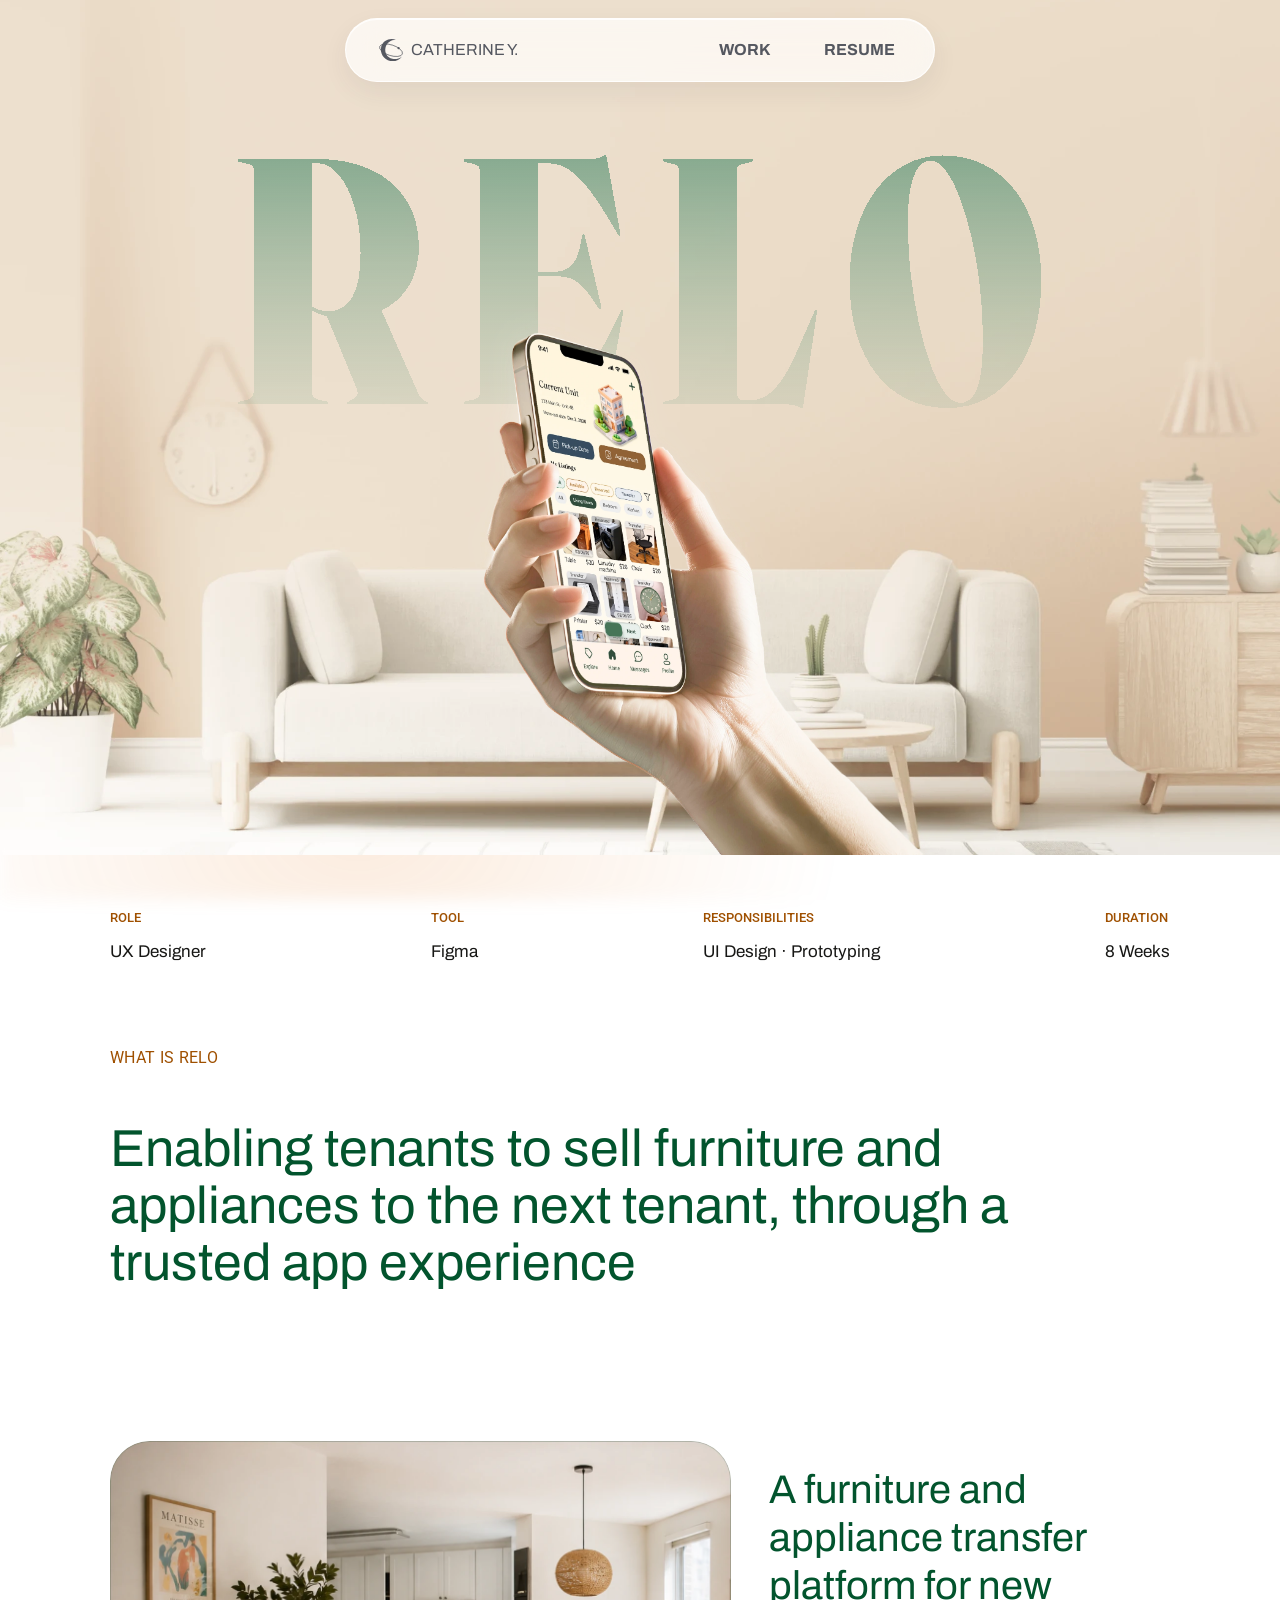
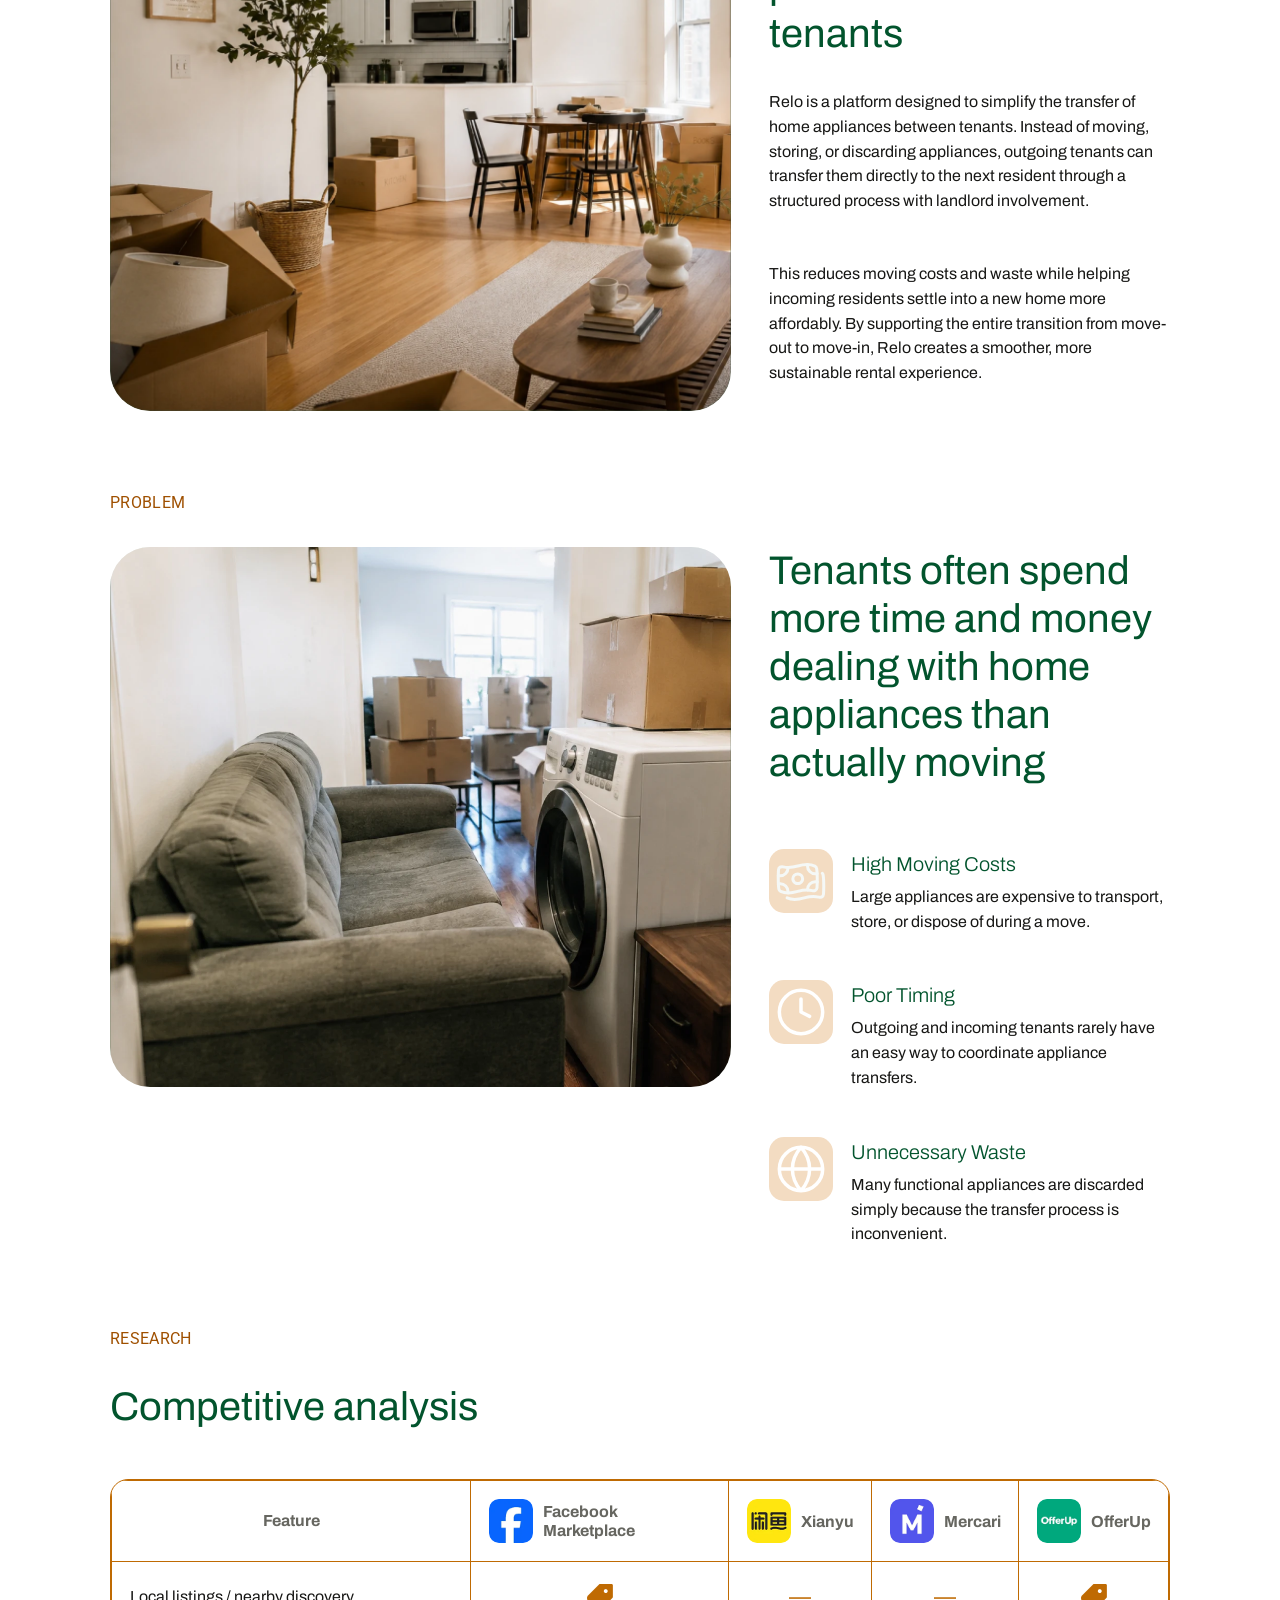
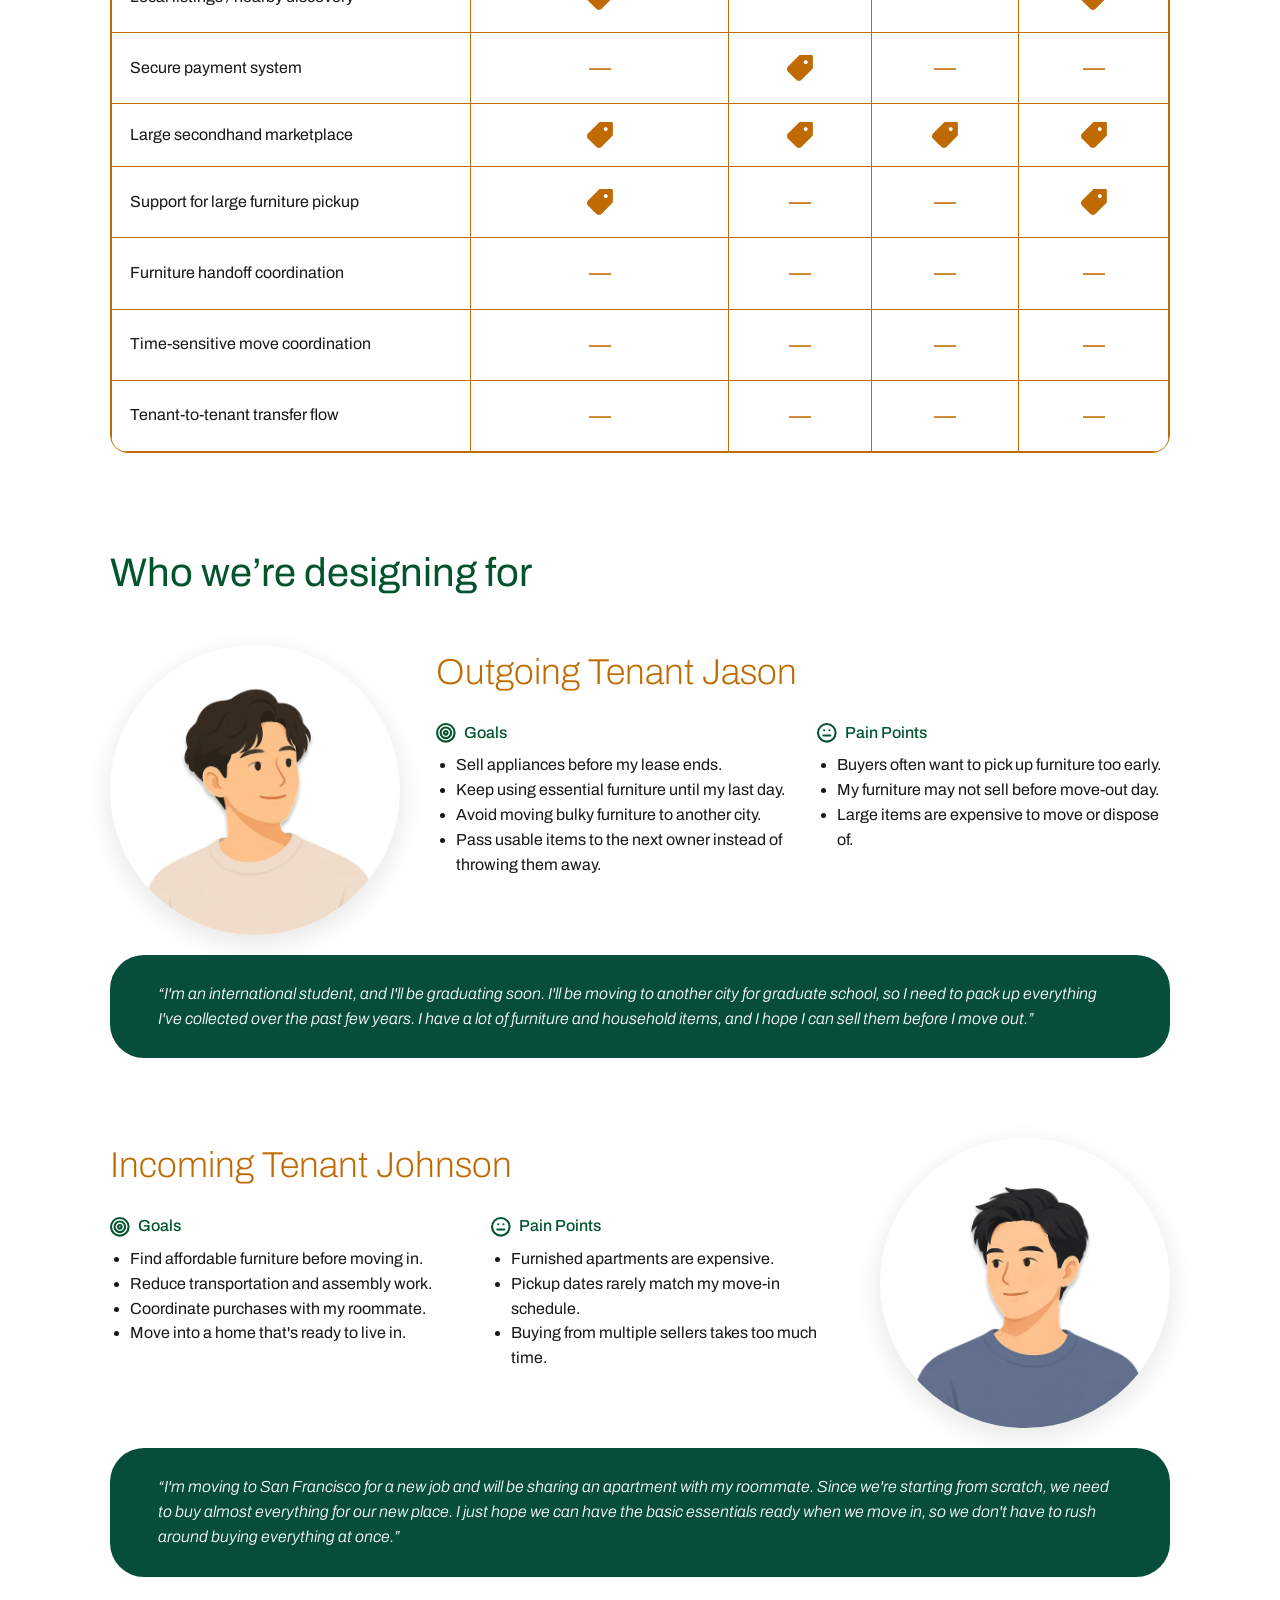
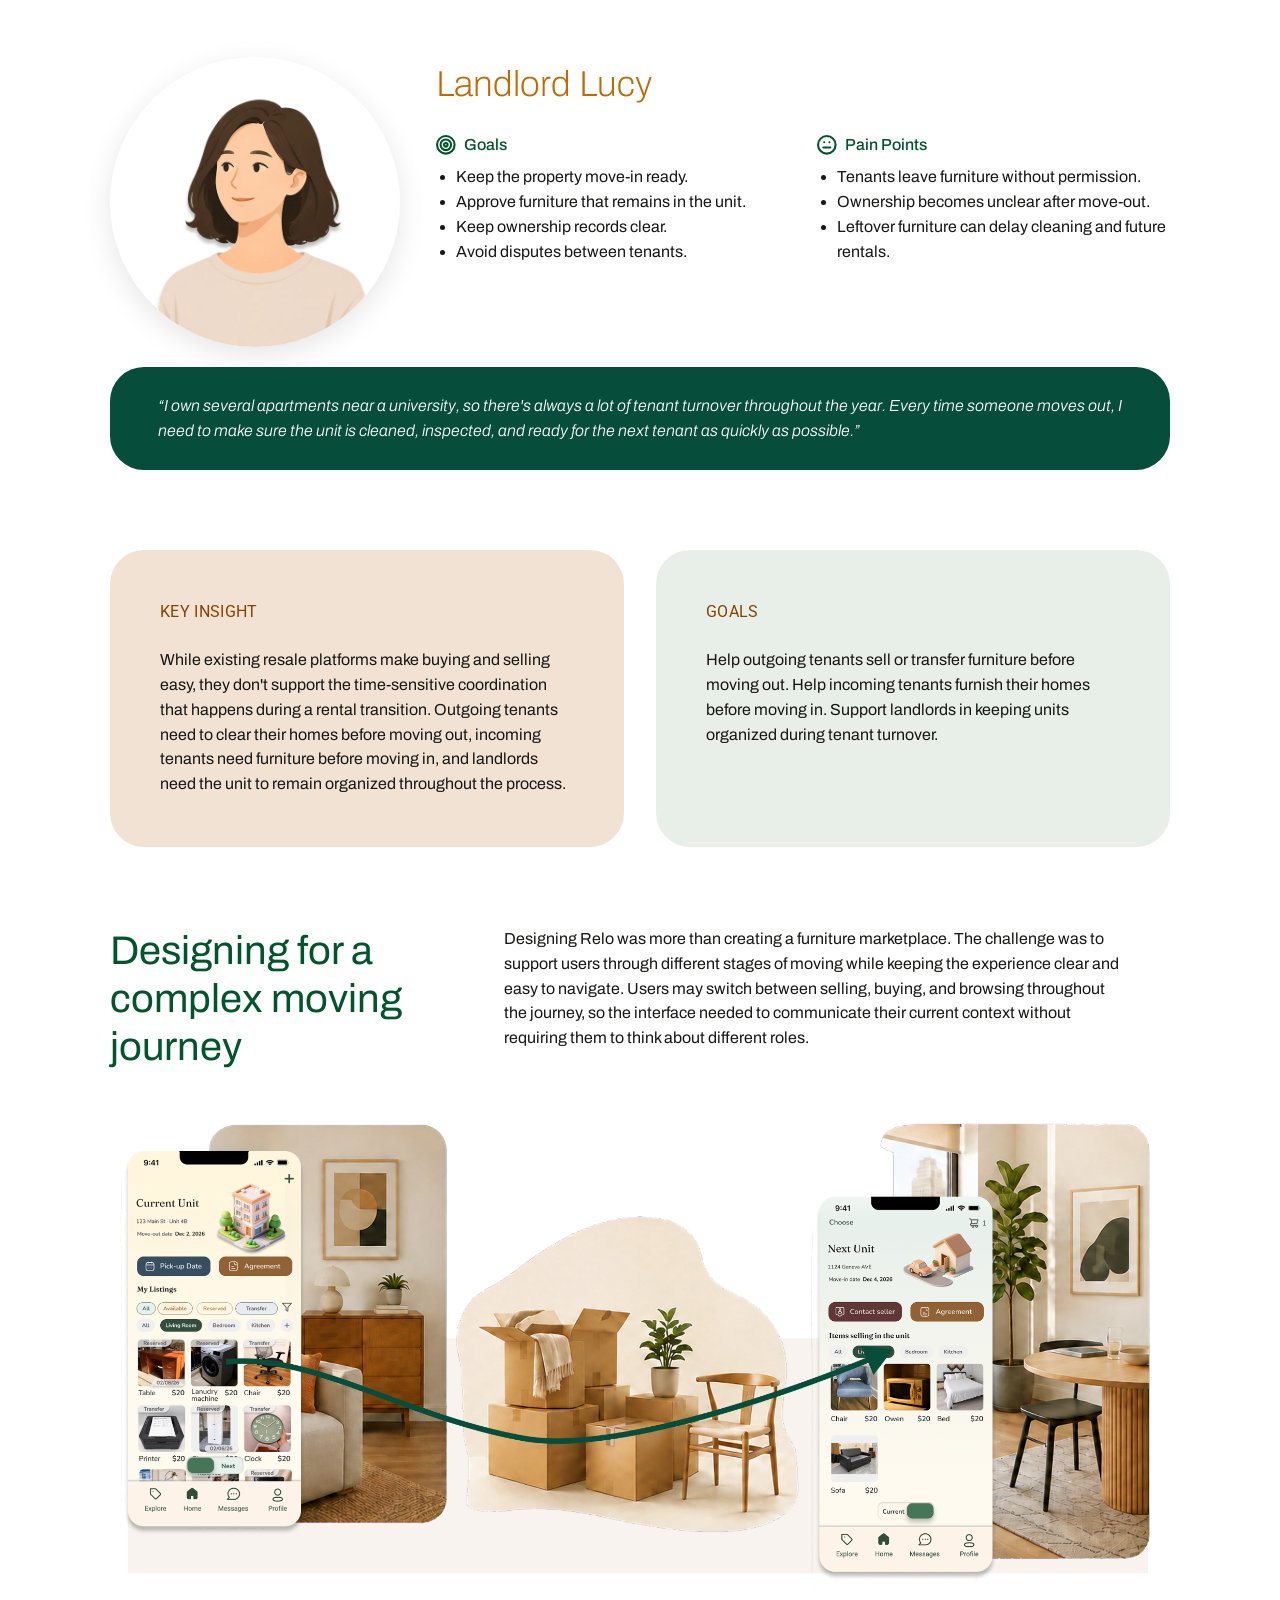
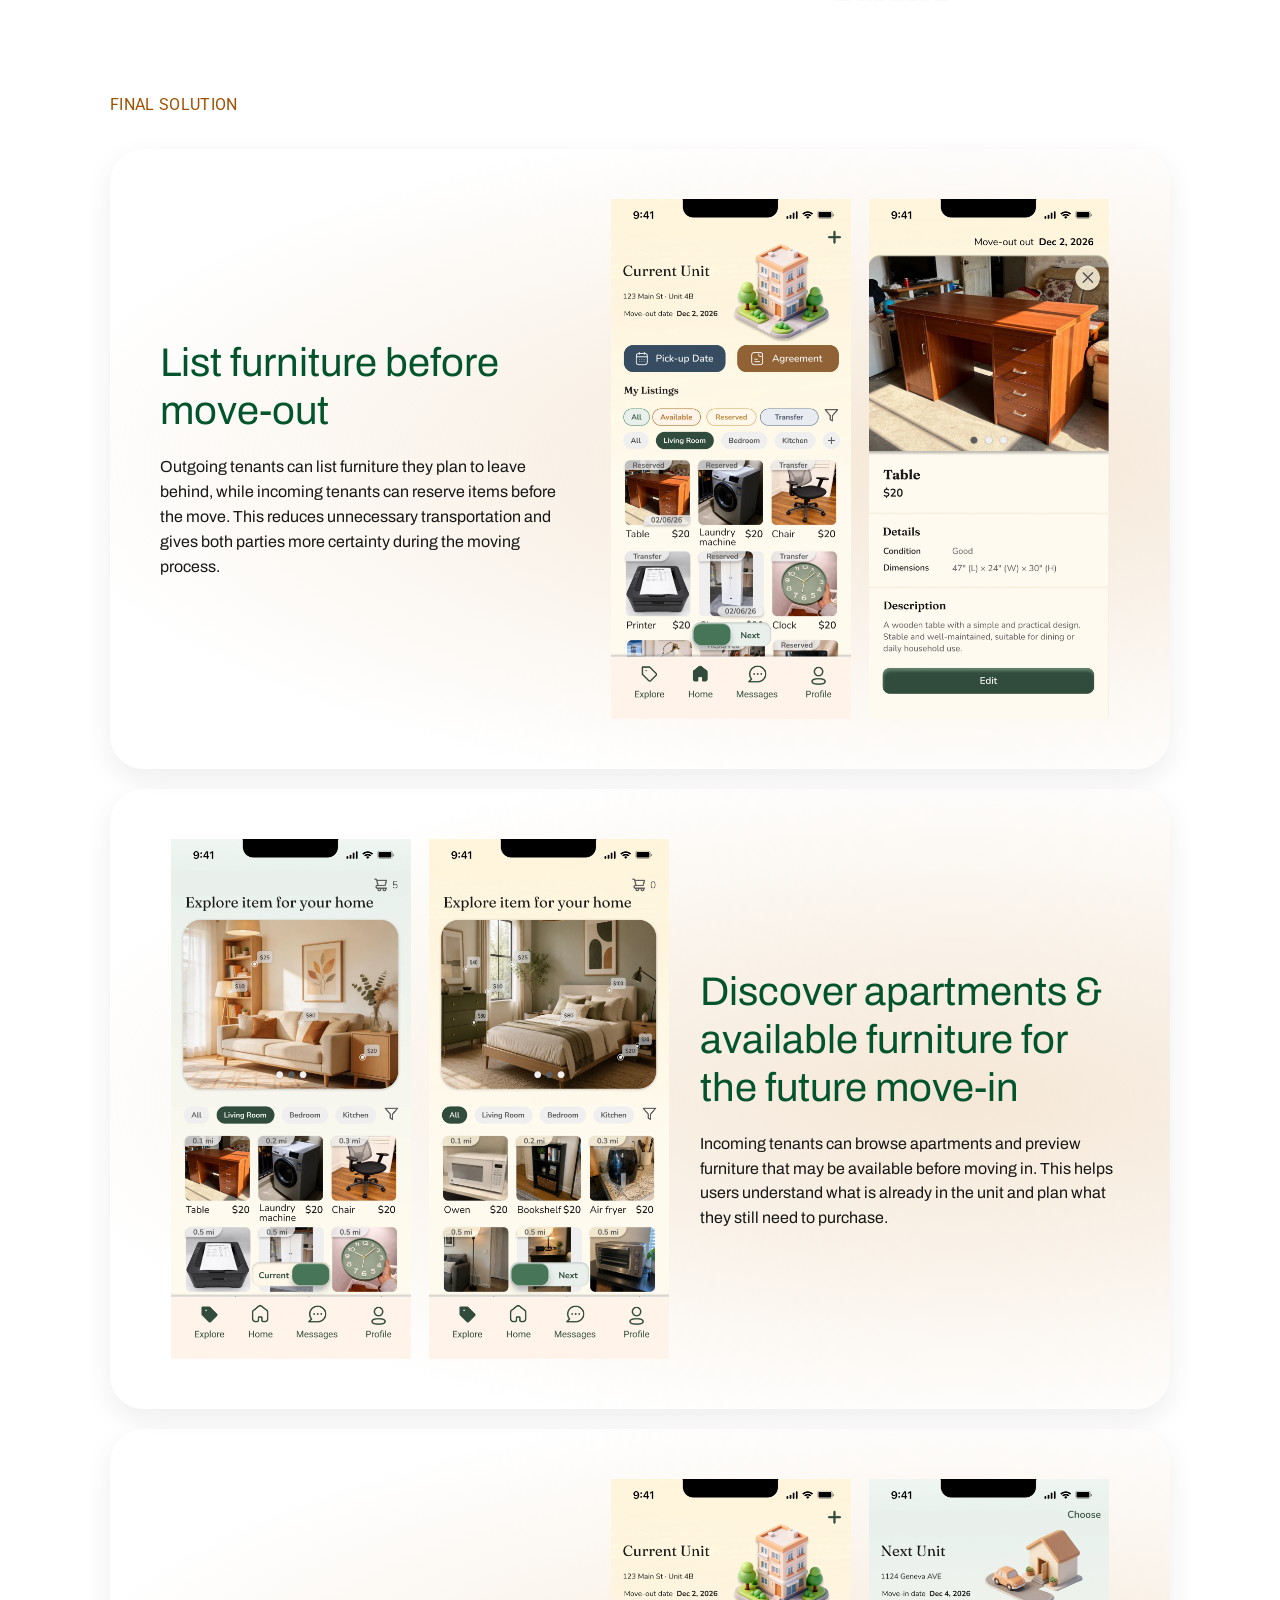
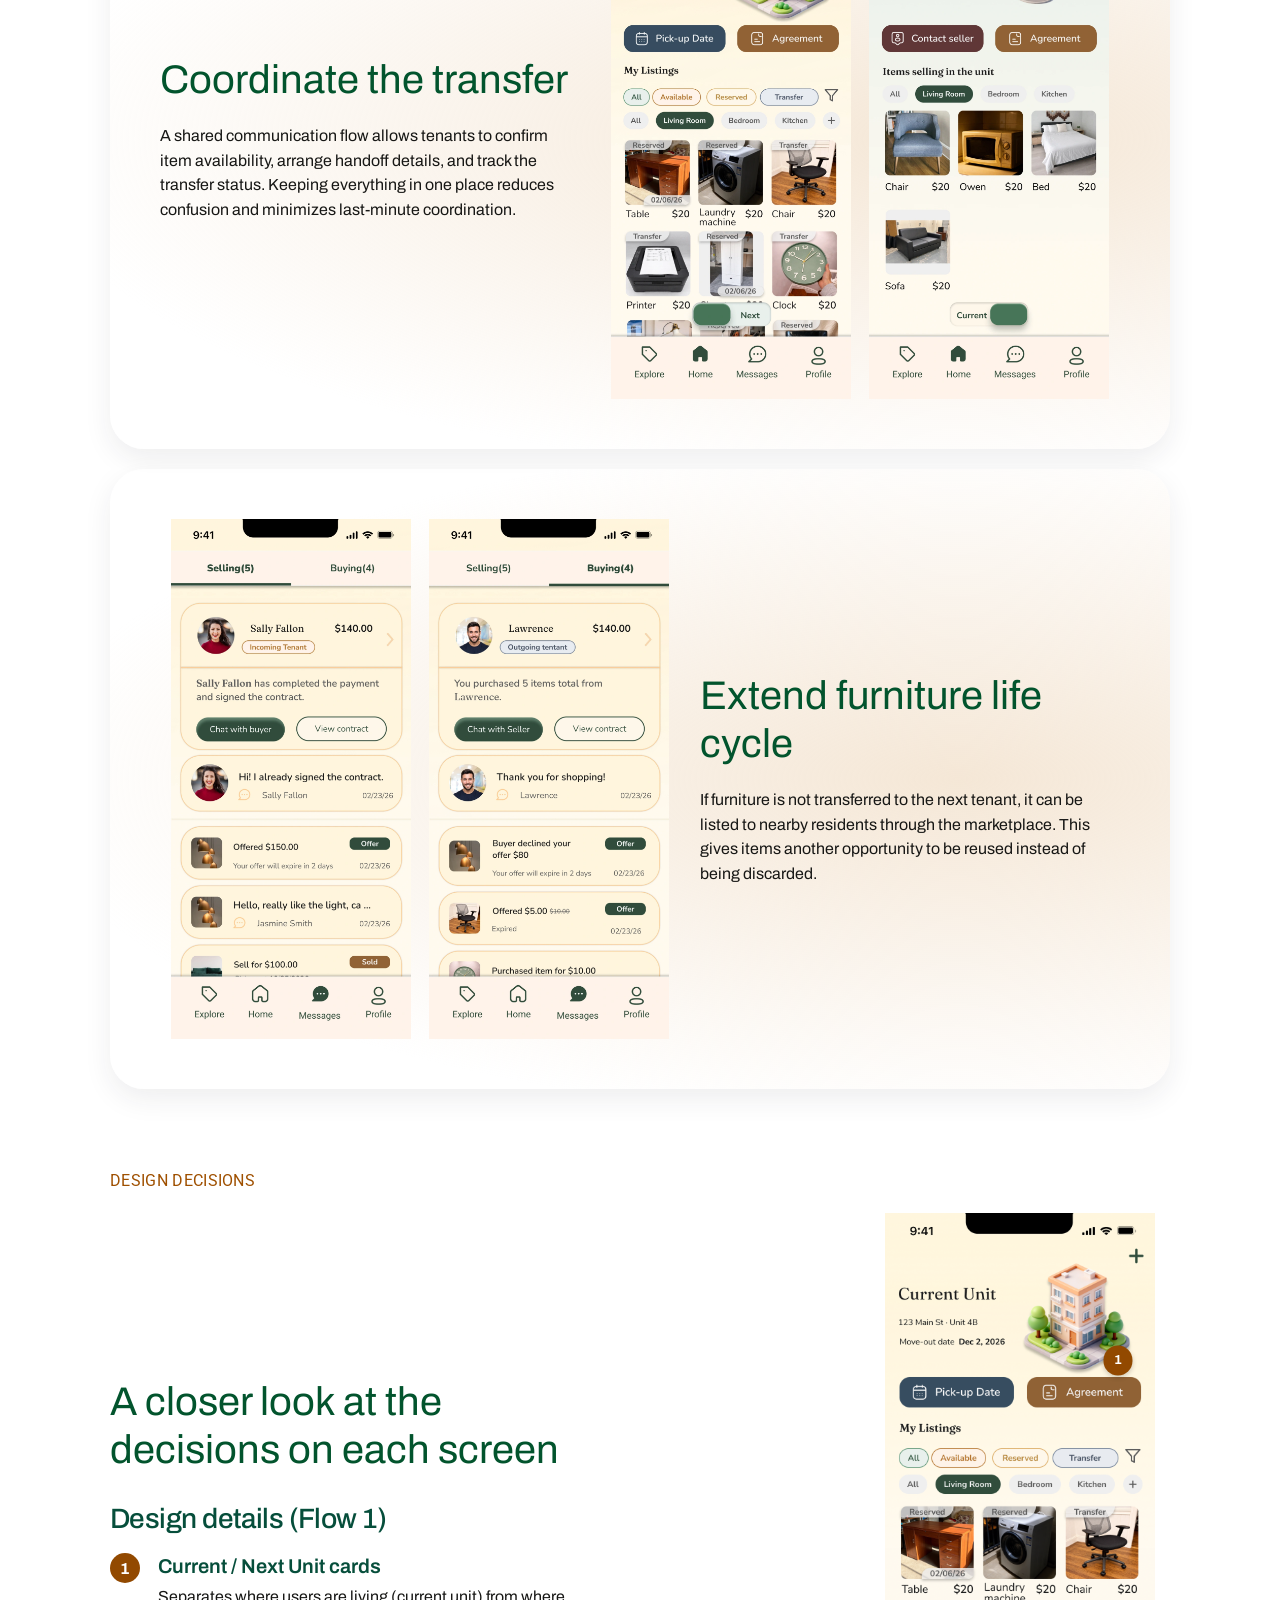
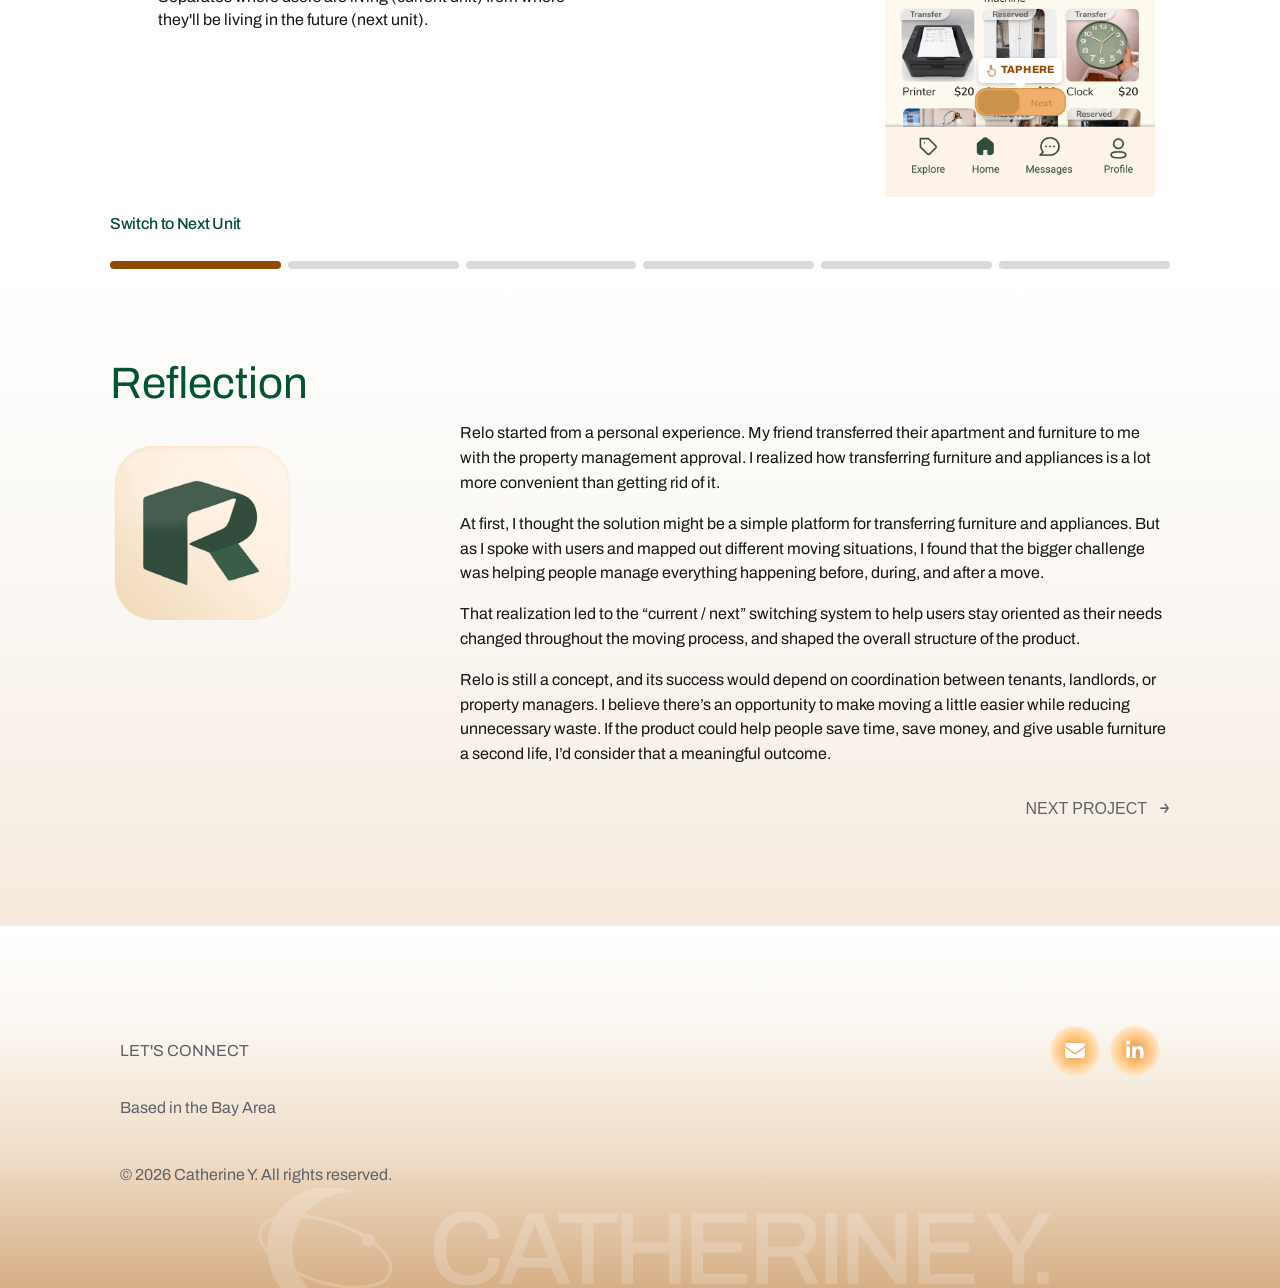
<file: relo-case-study/index.html>
<!doctype html>
<html lang="en">
<head>
  <meta charset="utf-8">
  <meta name="viewport" content="width=device-width, initial-scale=1">
  <meta name="description" content="Relo case study — a furniture and appliance handoff experience for tenants.">
  <title>Relo — UX Case Study</title>
  <link rel="icon" href="../assets/favicon.ico?v=20261027-1" type="image/x-icon">
  <link rel="icon" href="../assets/favicon.svg?v=20261027-1" type="image/svg+xml" sizes="any">
  <link rel="stylesheet" href="https://cdnjs.cloudflare.com/ajax/libs/font-awesome/6.7.2/css/all.min.css">
  <link rel="stylesheet" href="../shared/case-study.css?v=20261016-1">
  <script src="../shared/design-decision.js?v=20261016-1" defer></script>
</head>
<body data-project="relo">
  <div class="case-backdrop" aria-hidden="true"></div>
  <header class="topbar page-width">
    <a class="wordmark" href="../index.html" aria-label="Catherine Y. home">
      <svg class="wordmark-logo" viewBox="0 0 1024 1024" aria-hidden="true" focusable="false">
        <path d="M704 185C510 110 286 200 232 403C176 612 311 824 520 861C670 888 818 831 895 716C806 790 694 819 588 795C427 759 331 599 367 440C402 282 544 182 704 185Z" fill="currentColor"/>
        <ellipse cx="545" cy="520" rx="382" ry="170" transform="rotate(18 545 520)" fill="none" stroke="currentColor" stroke-width="18"/>
        <ellipse cx="545" cy="520" rx="382" ry="170" transform="rotate(18 545 520)" fill="none" stroke="currentColor" stroke-width="6"/>
        <circle cx="786" cy="455" r="36" fill="currentColor"/>
      </svg>
      <span>CATHERINE Y.</span>
    </a>
    <nav class="desktop-nav" aria-label="Primary navigation">
      <a href="../index.html#work">WORK</a>
      <a href="../assets/catherine-xixi-yang-resume.pdf?v=733fe07955" target="_blank" rel="noopener noreferrer" type="application/pdf" aria-label="Resume (PDF, opens in a new tab)">RESUME</a>
    </nav>
    <div class="mobile-nav">
      <button class="menu-button" id="menuButton" type="button" aria-label="Open navigation menu" aria-expanded="false" aria-controls="mobileMenu">
        <i class="menu-icon menu-icon--bars fa-solid fa-bars" aria-hidden="true"></i>
        <i class="menu-icon menu-icon--close fa-solid fa-xmark" aria-hidden="true"></i>
      </button>
      <nav class="mobile-menu" id="mobileMenu" aria-label="Mobile navigation" hidden>
        <a href="../index.html">HOME</a>
        <a href="../index.html#work">WORK</a>
        <a href="../assets/catherine-xixi-yang-resume.pdf?v=733fe07955" target="_blank" rel="noopener noreferrer" type="application/pdf" aria-label="Resume (PDF, opens in a new tab)">RESUME</a>
      </nav>
    </div>
  </header>
  <main id="top">
  <aside class="case-index" aria-label="Case study sections">
    <button class="case-index__label" type="button" aria-expanded="false" aria-label="Toggle case study index">INDEX</button>
    <nav class="case-index__nav">
      <a href="#overview" data-index-target="overview"><span class="case-index__dot" aria-hidden="true"></span><span>OVERVIEW</span></a>
      <a href="#problem" data-index-target="problem"><span class="case-index__dot" aria-hidden="true"></span><span>PROBLEM</span></a>
      <a href="#research" data-index-target="research"><span class="case-index__dot" aria-hidden="true"></span><span>RESEARCH</span></a>
      <a href="#insights" data-index-target="insights"><span class="case-index__dot" aria-hidden="true"></span><span>KEY INSIGHTS</span></a>
      <a href="#story" data-index-target="story"><span class="case-index__dot" aria-hidden="true"></span><span>DESIGN JOURNEY</span></a>
      <a href="#solutions" data-index-target="solutions"><span class="case-index__dot" aria-hidden="true"></span><span>FINAL SOLUTION</span></a>
      <a href="#design-decision" data-index-target="design-decision"><span class="case-index__dot" aria-hidden="true"></span><span>DESIGN DECISION</span></a>
      <a href="#reflection" data-index-target="reflection"><span class="case-index__dot" aria-hidden="true"></span><span>REFLECTION</span></a>
    </nav>
  </aside>


<section class="case-hero case-hero--relo" aria-label="Relo project hero">
  <img class="case-hero__background" src="assets/relo-hero-background.webp" alt="" aria-hidden="true" width="2048" height="1565" decoding="async" fetchpriority="high">
  <img class="case-hero__title" src="assets/relo-hero-title.svg" alt="Relo" width="965" height="306" decoding="async">
  <img class="case-hero__mockup" src="assets/relo-hero-hand.webp" alt="Relo mobile app mockup" width="2047" height="2047" decoding="async">
</section>

<section class="project-meta shell reveal" aria-label="Project information">
      <dl><div><dt>Role</dt><dd>UX Designer</dd></div><div><dt>Tool</dt><dd>Figma</dd></div><div><dt>Responsibilities</dt><dd>UI Design · Prototyping</dd></div><div><dt>Duration</dt><dd>8 Weeks</dd></div></dl>
    </section>

    <section id="overview" class="section overview">
      <div class="shell">
        <p class="eyebrow reveal">What is Relo</p>
        <h1 class="display reveal">Enabling tenants to sell furniture and appliances to the next tenant, through a trusted app experience</h1>
        <div class="overview__grid">
          <figure class="media-card reveal"><img src="assets/relo-overview-moving-home.webp" alt="Furniture in a bright apartment during a move" width="1260" height="1156" loading="lazy" decoding="async"></figure>
          <div class="overview__copy reveal">
            <h2>A furniture and appliance transfer platform for new tenants</h2>
            <p>Relo is a platform designed to simplify the transfer of home appliances between tenants. Instead of moving, storing, or discarding appliances, outgoing tenants can transfer them directly to the next resident through a structured process with landlord involvement.</p>
            <p>This reduces moving costs and waste while helping incoming residents settle into a new home more affordably. By supporting the entire transition from move-out to move-in, Relo creates a smoother, more sustainable rental experience.</p>
          </div>
        </div>
      </div>
    </section>

    <section id="problem" class="section problem shell">
      <p class="eyebrow reveal">Problem</p>
      <div class="problem__grid">
        <figure class="media-card reveal"><img src="assets/relo-problem-moving-friction.webp" alt="Bulky furniture and moving boxes in an apartment" width="1200" height="1142" loading="lazy" decoding="async"></figure>
        <div class="reveal">
          <h2>Tenants often spend more time and money dealing with home appliances than actually moving</h2>
          <div class="pain-list">
            <article><img class="pain-icon" src="assets/relo-problem-icon-high-cost.svg" alt="" aria-hidden="true" width="40" height="40" loading="lazy" decoding="async"><div><h3>High Moving Costs</h3><p>Large appliances are expensive to transport, store, or dispose of during a move.</p></div></article>
            <article><img class="pain-icon" src="assets/relo-problem-icon-poor-timing.svg" alt="" aria-hidden="true" width="40" height="40" loading="lazy" decoding="async"><div><h3>Poor Timing</h3><p>Outgoing and incoming tenants rarely have an easy way to coordinate appliance transfers.</p></div></article>
            <article><img class="pain-icon" src="assets/relo-problem-icon-waste.svg" alt="" aria-hidden="true" width="40" height="40" loading="lazy" decoding="async"><div><h3>Unnecessary Waste</h3><p>Many functional appliances are discarded simply because the transfer process is inconvenient.</p></div></article>
          </div>
        </div>
      </div>
    </section>

    <section id="research" class="section research shell">
      <p class="eyebrow reveal">Research</p>
      <div class="competitive reveal">
        <h2>Competitive analysis</h2>
        <p class="competitive-scroll-hint" aria-hidden="true">Swipe to compare →</p><div class="table-wrap" tabindex="0" aria-label="Scrollable competitive analysis table">
          <table>
            <thead><tr><th>Feature</th><th><div class="comp-brand"><img src="assets/logo-facebook-marketplace.png" alt="Facebook Marketplace logo" loading="lazy" width="120" height="120" decoding="async"><span>Facebook Marketplace</span></div></th><th><div class="comp-brand"><img src="assets/logo-xianyu.png" alt="Xianyu logo" loading="lazy" width="120" height="120" decoding="async"><span>Xianyu</span></div></th><th><div class="comp-brand"><img src="assets/logo-mercari.png" alt="Mercari logo" loading="lazy" width="120" height="120" decoding="async"><span>Mercari</span></div></th><th><div class="comp-brand"><img src="assets/logo-offerup.png" alt="OfferUp logo" loading="lazy" width="120" height="120" decoding="async"><span>OfferUp</span></div></th></tr></thead>
            <tbody>
              <tr><th>Local listings / nearby discovery</th><td class="yes"><img src="assets/relo-competitive-check.png" alt="Yes" width="26" height="26" loading="lazy" decoding="async"></td><td><span class="comp-na" aria-label="Not available">—</span></td><td><span class="comp-na" aria-label="Not available">—</span></td><td class="yes"><img src="assets/relo-competitive-check.png" alt="Yes" width="26" height="26" loading="lazy" decoding="async"></td></tr>
              <tr><th>Secure payment system</th><td><span class="comp-na" aria-label="Not available">—</span></td><td class="yes"><img src="assets/relo-competitive-check.png" alt="Yes" width="26" height="26" loading="lazy" decoding="async"></td><td><span class="comp-na" aria-label="Not available">—</span></td><td><span class="comp-na" aria-label="Not available">—</span></td></tr>
              <tr><th>Large secondhand marketplace</th><td class="yes"><img src="assets/relo-competitive-check.png" alt="Yes" width="26" height="26" loading="lazy" decoding="async"></td><td class="yes"><img src="assets/relo-competitive-check.png" alt="Yes" width="26" height="26" loading="lazy" decoding="async"></td><td class="yes"><img src="assets/relo-competitive-check.png" alt="Yes" width="26" height="26" loading="lazy" decoding="async"></td><td class="yes"><img src="assets/relo-competitive-check.png" alt="Yes" width="26" height="26" loading="lazy" decoding="async"></td></tr>
              <tr><th>Support for large furniture pickup</th><td class="yes"><img src="assets/relo-competitive-check.png" alt="Yes" width="26" height="26" loading="lazy" decoding="async"></td><td><span class="comp-na" aria-label="Not available">—</span></td><td><span class="comp-na" aria-label="Not available">—</span></td><td class="yes"><img src="assets/relo-competitive-check.png" alt="Yes" width="26" height="26" loading="lazy" decoding="async"></td></tr>
              <tr><th>Furniture handoff coordination</th><td><span class="comp-na" aria-label="Not available">—</span></td><td><span class="comp-na" aria-label="Not available">—</span></td><td><span class="comp-na" aria-label="Not available">—</span></td><td><span class="comp-na" aria-label="Not available">—</span></td></tr>
              <tr><th>Time-sensitive move coordination</th><td><span class="comp-na" aria-label="Not available">—</span></td><td><span class="comp-na" aria-label="Not available">—</span></td><td><span class="comp-na" aria-label="Not available">—</span></td><td><span class="comp-na" aria-label="Not available">—</span></td></tr>
              <tr><th>Tenant-to-tenant transfer flow</th><td><span class="comp-na" aria-label="Not available">—</span></td><td><span class="comp-na" aria-label="Not available">—</span></td><td><span class="comp-na" aria-label="Not available">—</span></td><td><span class="comp-na" aria-label="Not available">—</span></td></tr>
            </tbody>
          </table>
        </div>
      </div>

      <h2 class="section-title reveal">Who we’re designing for</h2>
      <div class="personas">
        <article class="persona reveal">
          <h3>Outgoing Tenant Jason</h3><figure class="persona-photo"><img src="assets/relo-persona-jason.webp" alt="Portrait of outgoing tenant Jason" width="618" height="618" loading="lazy" decoding="async"></figure>
          <blockquote>“I'm an international student, and I'll be graduating soon. I'll be moving to another city for graduate school, so I need to pack up everything I've collected over the past few years. I have a lot of furniture and household items, and I hope I can sell them before I move out.”</blockquote>
          <div class="persona__details"><div><h4><svg class="persona-detail-icon" viewBox="0 0 19 19" fill="none" aria-hidden="true" focusable="false"><path d="M9.33333 17.6667C13.9357 17.6667 17.6667 13.9357 17.6667 9.33333C17.6667 4.73096 13.9357 1 9.33333 1C4.73096 1 1 4.73096 1 9.33333C1 13.9357 4.73096 17.6667 9.33333 17.6667Z" stroke="currentColor" stroke-width="2" stroke-linecap="round" stroke-linejoin="round"/><path d="M9.33333 14.3333C12.0948 14.3333 14.3333 12.0948 14.3333 9.33333C14.3333 6.57191 12.0948 4.33333 9.33333 4.33333C6.57191 4.33333 4.33333 6.57191 4.33333 9.33333C4.33333 12.0948 6.57191 14.3333 9.33333 14.3333Z" stroke="currentColor" stroke-width="2" stroke-linecap="round" stroke-linejoin="round"/><path d="M9.33333 11C10.2538 11 11 10.2538 11 9.33333C11 8.41286 10.2538 7.66667 9.33333 7.66667C8.41286 7.66667 7.66667 8.41286 7.66667 9.33333C7.66667 10.2538 8.41286 11 9.33333 11Z" stroke="currentColor" stroke-width="2" stroke-linecap="round" stroke-linejoin="round"/></svg>Goals</h4><ul><li>Sell appliances before my lease ends.</li><li>Keep using essential furniture until my last day.</li><li>Avoid moving bulky furniture to another city.</li><li>Pass usable items to the next owner instead of throwing them away.</li></ul></div><div><h4><svg class="persona-detail-icon" viewBox="0 0 19 19" fill="none" aria-hidden="true" focusable="false"><path d="M6 11.8333H12.6667M6.83333 6.83333H6.84167M11.8333 6.83333H11.8417M17.6667 9.33333C17.6667 13.9357 13.9357 17.6667 9.33333 17.6667C4.73096 17.6667 1 13.9357 1 9.33333C1 4.73096 4.73096 1 9.33333 1C13.9357 1 17.6667 4.73096 17.6667 9.33333Z" stroke="currentColor" stroke-width="2" stroke-linecap="round" stroke-linejoin="round"/></svg>Pain Points</h4><ul><li>Buyers often want to pick up furniture too early.</li><li>My furniture may not sell before move-out day.</li><li>Large items are expensive to move or dispose of.</li></ul></div></div>
        </article>
        <article class="persona reveal">
          <h3>Incoming Tenant Johnson</h3><figure class="persona-photo"><img src="assets/relo-persona-johnson.webp" alt="Portrait of incoming tenant Johnson" width="618" height="618" loading="lazy" decoding="async"></figure>
          <blockquote>“I'm moving to San Francisco for a new job and will be sharing an apartment with my roommate. Since we're starting from scratch, we need to buy almost everything for our new place. I just hope we can have the basic essentials ready when we move in, so we don't have to rush around buying everything at once.”</blockquote>
          <div class="persona__details"><div><h4><svg class="persona-detail-icon" viewBox="0 0 19 19" fill="none" aria-hidden="true" focusable="false"><path d="M9.33333 17.6667C13.9357 17.6667 17.6667 13.9357 17.6667 9.33333C17.6667 4.73096 13.9357 1 9.33333 1C4.73096 1 1 4.73096 1 9.33333C1 13.9357 4.73096 17.6667 9.33333 17.6667Z" stroke="currentColor" stroke-width="2" stroke-linecap="round" stroke-linejoin="round"/><path d="M9.33333 14.3333C12.0948 14.3333 14.3333 12.0948 14.3333 9.33333C14.3333 6.57191 12.0948 4.33333 9.33333 4.33333C6.57191 4.33333 4.33333 6.57191 4.33333 9.33333C4.33333 12.0948 6.57191 14.3333 9.33333 14.3333Z" stroke="currentColor" stroke-width="2" stroke-linecap="round" stroke-linejoin="round"/><path d="M9.33333 11C10.2538 11 11 10.2538 11 9.33333C11 8.41286 10.2538 7.66667 9.33333 7.66667C8.41286 7.66667 7.66667 8.41286 7.66667 9.33333C7.66667 10.2538 8.41286 11 9.33333 11Z" stroke="currentColor" stroke-width="2" stroke-linecap="round" stroke-linejoin="round"/></svg>Goals</h4><ul><li>Find affordable furniture before moving in.</li><li>Reduce transportation and assembly work.</li><li>Coordinate purchases with my roommate.</li><li>Move into a home that's ready to live in.</li></ul></div><div><h4><svg class="persona-detail-icon" viewBox="0 0 19 19" fill="none" aria-hidden="true" focusable="false"><path d="M6 11.8333H12.6667M6.83333 6.83333H6.84167M11.8333 6.83333H11.8417M17.6667 9.33333C17.6667 13.9357 13.9357 17.6667 9.33333 17.6667C4.73096 17.6667 1 13.9357 1 9.33333C1 4.73096 4.73096 1 9.33333 1C13.9357 1 17.6667 4.73096 17.6667 9.33333Z" stroke="currentColor" stroke-width="2" stroke-linecap="round" stroke-linejoin="round"/></svg>Pain Points</h4><ul><li>Furnished apartments are expensive.</li><li>Pickup dates rarely match my move-in schedule.</li><li>Buying from multiple sellers takes too much time.</li></ul></div></div>
        </article>
        <article class="persona reveal">
          <h3>Landlord Lucy</h3><figure class="persona-photo"><img src="assets/relo-persona-lucy.webp" alt="Portrait of landlord Lucy" width="618" height="618" loading="lazy" decoding="async"></figure>
          <blockquote>“I own several apartments near a university, so there's always a lot of tenant turnover throughout the year. Every time someone moves out, I need to make sure the unit is cleaned, inspected, and ready for the next tenant as quickly as possible.”</blockquote>
          <div class="persona__details"><div><h4><svg class="persona-detail-icon" viewBox="0 0 19 19" fill="none" aria-hidden="true" focusable="false"><path d="M9.33333 17.6667C13.9357 17.6667 17.6667 13.9357 17.6667 9.33333C17.6667 4.73096 13.9357 1 9.33333 1C4.73096 1 1 4.73096 1 9.33333C1 13.9357 4.73096 17.6667 9.33333 17.6667Z" stroke="currentColor" stroke-width="2" stroke-linecap="round" stroke-linejoin="round"/><path d="M9.33333 14.3333C12.0948 14.3333 14.3333 12.0948 14.3333 9.33333C14.3333 6.57191 12.0948 4.33333 9.33333 4.33333C6.57191 4.33333 4.33333 6.57191 4.33333 9.33333C4.33333 12.0948 6.57191 14.3333 9.33333 14.3333Z" stroke="currentColor" stroke-width="2" stroke-linecap="round" stroke-linejoin="round"/><path d="M9.33333 11C10.2538 11 11 10.2538 11 9.33333C11 8.41286 10.2538 7.66667 9.33333 7.66667C8.41286 7.66667 7.66667 8.41286 7.66667 9.33333C7.66667 10.2538 8.41286 11 9.33333 11Z" stroke="currentColor" stroke-width="2" stroke-linecap="round" stroke-linejoin="round"/></svg>Goals</h4><ul><li>Keep the property move-in ready.</li><li>Approve furniture that remains in the unit.</li><li>Keep ownership records clear.</li><li>Avoid disputes between tenants.</li></ul></div><div><h4><svg class="persona-detail-icon" viewBox="0 0 19 19" fill="none" aria-hidden="true" focusable="false"><path d="M6 11.8333H12.6667M6.83333 6.83333H6.84167M11.8333 6.83333H11.8417M17.6667 9.33333C17.6667 13.9357 13.9357 17.6667 9.33333 17.6667C4.73096 17.6667 1 13.9357 1 9.33333C1 4.73096 4.73096 1 9.33333 1C13.9357 1 17.6667 4.73096 17.6667 9.33333Z" stroke="currentColor" stroke-width="2" stroke-linecap="round" stroke-linejoin="round"/></svg>Pain Points</h4><ul><li>Tenants leave furniture without permission.</li><li>Ownership becomes unclear after move-out.</li><li>Leftover furniture can delay cleaning and future rentals.</li></ul></div></div>
        </article>
      </div>
    </section>

    <section id="insights" class="section insights">
      <div class="shell insights__grid">
        <article class="insight-card reveal"><p class="eyebrow">Key insight</p><p>While existing resale platforms make buying and selling easy, they don't support the time-sensitive coordination that happens during a rental transition. Outgoing tenants need to clear their homes before moving out, incoming tenants need furniture before moving in, and landlords need the unit to remain organized throughout the process.</p></article>
        <article class="insight-card insight-card--warm reveal"><p class="eyebrow">Goals</p><p>Help outgoing tenants sell or transfer furniture before moving out. Help incoming tenants furnish their homes before moving in. Support landlords in keeping units organized during tenant turnover.</p></article>
      </div>
    </section>

    <section id="story" class="section story shell reveal">
      <div class="story__header">
        <h2>Designing for a complex moving journey</h2>
        <p>Designing Relo was more than creating a furniture marketplace. The challenge was to support users through different stages of moving while keeping the experience clear and easy to navigate. Users may switch between selling, buying, and browsing throughout the journey, so the interface needed to communicate their current context without requiring them to think about different roles.</p>
      </div>
      <figure class="story__visual"><img src="assets/relo-current-next-journey-20261028.webp" alt="Relo current unit and next unit screens connected through the moving journey" width="2048" height="955" loading="lazy" decoding="async"></figure>
    </section>

    <section id="solutions" class="section solutions">
      <div class="shell"><p class="eyebrow reveal">Final solution</p>
        <div class="solution-list">
          <article class="solution reveal"><div class="solution__copy"><h2>List furniture before move-out</h2><p>Outgoing tenants can list furniture they plan to leave behind, while incoming tenants can reserve items before the move. This reduces unnecessary transportation and gives both parties more certainty during the moving process.</p></div><div class="phone-stack"><img src="assets/relo-screen-listing.webp" alt="Relo listing screen" width="946" height="2048" loading="lazy" decoding="async"><img src="assets/relo-screen-furniture-detail.webp" alt="Relo furniture detail screen" width="946" height="2048" loading="lazy" decoding="async"></div></article>
          <article class="solution reveal"><div class="solution__copy"><h2>Discover apartments &amp; available furniture for the future move-in</h2><p>Incoming tenants can browse apartments and preview furniture that may be available before moving in. This helps users understand what is already in the unit and plan what they still need to purchase.</p></div><div class="phone-stack"><img src="assets/relo-screen-explore.webp" alt="Explore screen" width="946" height="2048" loading="lazy" decoding="async"><img src="assets/relo-screen-nearby.webp" alt="Nearby furniture screen" width="946" height="2048" loading="lazy" decoding="async"></div></article>
          <article class="solution reveal"><div class="solution__copy"><h2>Coordinate the transfer</h2><p>A shared communication flow allows tenants to confirm item availability, arrange handoff details, and track the transfer status. Keeping everything in one place reduces confusion and minimizes last-minute coordination.</p></div><div class="phone-stack"><img src="assets/relo-screen-current-unit.webp" alt="Current unit screen" width="946" height="2048" loading="lazy" decoding="async"><img src="assets/relo-screen-next-unit.webp" alt="Next unit screen" width="946" height="2048" loading="lazy" decoding="async"></div></article>
          <article class="solution reveal"><div class="solution__copy"><h2>Extend furniture life cycle</h2><p>If furniture is not transferred to the next tenant, it can be listed to nearby residents through the marketplace. This gives items another opportunity to be reused instead of being discarded.</p></div><div class="phone-stack"><img src="assets/relo-screen-transfer.webp" alt="Transfer screen" width="946" height="2048" loading="lazy" decoding="async"><img src="assets/relo-screen-confirmation.webp" alt="Confirmation screen" width="946" height="2048" loading="lazy" decoding="async"></div></article>
        </div>
      </div>
    </section>
    <section id="design-decision" class="section design-decision" aria-labelledby="design-decision-title">
  <h2 id="design-decision-title" class="sr-only">Design decisions</h2>
  <div class="design-decision__interactive">
    <iframe class="design-decision__frame" data-design-decision data-src="design-decision/index.html?v=20261028-1" title="Relo interactive design decision" width="1440" height="900" scrolling="no"></iframe>
    <noscript><p class="shell"><a href="design-decision/index.html">Open the interactive design decision</a></p></noscript>
  </div>
</section><section id="reflection" class="section reflection">
      <div class="shell reflection__grid reveal">
        <div><h2>Reflection</h2><img class="relo-app-logo" src="assets/relo-app-logo.webp" alt="Relo app logo" width="488" height="474" loading="lazy" decoding="async"></div>
        <div><p>Relo started from a personal experience. My friend transferred their apartment and furniture to me with the property management approval. I realized how transferring furniture and appliances is a lot more convenient than getting rid of it.</p><p>At first, I thought the solution might be a simple platform for transferring furniture and appliances. But as I spoke with users and mapped out different moving situations, I found that the bigger challenge was helping people manage everything happening before, during, and after a move.</p><p>That realization led to the “current / next” switching system to help users stay oriented as their needs changed throughout the moving process, and shaped the overall structure of the product.</p><p>Relo is still a concept, and its success would depend on coordination between tenants, landlords, or property managers. I believe there’s an opportunity to make moving a little easier while reducing unnecessary waste. If the product could help people save time, save money, and give usable furniture a second life, I’d consider that a meaningful outcome.</p></div>
      </div>
    <div class="next-project-row page-width">
    <a class="next-project-link" href="../pathway-case-study/index.html" aria-label="Next project: PATHWAY">
      <span>NEXT PROJECT</span>
      <i class="fa-solid fa-arrow-right" aria-hidden="true"></i>
    </a>
  </div>
</section>
  <footer class="footer">
    <div class="footer-watermark" aria-hidden="true">
      <svg class="footer-watermark-logo" viewBox="0 0 1024 1024" focusable="false">
        <path d="M704 185C510 110 286 200 232 403C176 612 311 824 520 861C670 888 818 831 895 716C806 790 694 819 588 795C427 759 331 599 367 440C402 282 544 182 704 185Z" fill="currentColor"/>
        <ellipse cx="545" cy="520" rx="382" ry="170" transform="rotate(18 545 520)" fill="none" stroke="currentColor" stroke-width="18"/>
        <ellipse cx="545" cy="520" rx="382" ry="170" transform="rotate(18 545 520)" fill="none" stroke="currentColor" stroke-width="6"/>
        <circle cx="786" cy="455" r="36" fill="currentColor"/>
      </svg>
      <span>CATHERINE Y.</span>
    </div>
    <div class="footer-inner page-width">
      <div class="footer-row footer-row--top">
        <p>LET&apos;S CONNECT</p>
        <div class="social-links">
          <a href="mailto:sipheyy@gmail.com" aria-label="Email Catherine" title="sipheyy@gmail.com"><i class="fa-solid fa-envelope" aria-hidden="true"></i></a>
          <a href="https://www.linkedin.com/in/cthrn1101" target="_blank" rel="noopener noreferrer" aria-label="Catherine on LinkedIn (opens in a new tab)" title="LinkedIn"><i class="fa-brands fa-linkedin-in" aria-hidden="true"></i></a>
        </div>
      </div>
      <div class="footer-row footer-row--contact"><p>Based in the Bay Area</p></div>
      <div class="footer-bottom-row"><p class="copyright">© 2026 Catherine Y. All rights reserved.</p><div class="footer-brand" aria-label="Catherine Y."><svg class="footer-brand-logo" viewBox="0 0 1024 1024" aria-hidden="true" focusable="false">
  <path d="M704 185C510 110 286 200 232 403C176 612 311 824 520 861C670 888 818 831 895 716C806 790 694 819 588 795C427 759 331 599 367 440C402 282 544 182 704 185Z" fill="currentColor"/>
  <ellipse cx="545" cy="520" rx="382" ry="170" transform="rotate(18 545 520)" fill="none" stroke="currentColor" stroke-width="18"/>
  <ellipse cx="545" cy="520" rx="382" ry="170" transform="rotate(18 545 520)" fill="none" stroke="currentColor" stroke-width="6"/>
  <circle cx="786" cy="455" r="36" fill="currentColor"/>
</svg><span>CATHERINE Y.</span></div></div>
    </div>
  </footer>
  </main>
  <script>
    const observer = new IntersectionObserver((entries) => {
      entries.forEach((entry) => {
        if (entry.isIntersecting) {
          entry.target.classList.add('is-visible');
          observer.unobserve(entry.target);
        }
      });
    }, { threshold: 0.12, rootMargin: '0px 0px -6% 0px' });

    document.querySelectorAll('.reveal').forEach((element) => observer.observe(element));

    const menuButton = document.getElementById('menuButton');
    const mobileMenu = document.getElementById('mobileMenu');
    const closeMenu = () => {
      mobileMenu.hidden = true;
      document.body.classList.remove('menu-open');
      menuButton.setAttribute('aria-expanded', 'false');
      menuButton.setAttribute('aria-label', 'Open navigation menu');
      menuButton.classList.remove('is-open');
    };
    menuButton?.addEventListener('click', () => {
      const willOpen = mobileMenu.hidden;
      mobileMenu.hidden = !willOpen;
      document.body.classList.toggle('menu-open', willOpen);
      menuButton.setAttribute('aria-expanded', String(willOpen));
      menuButton.setAttribute('aria-label', willOpen ? 'Close navigation menu' : 'Open navigation menu');
      menuButton.classList.toggle('is-open', willOpen);
    });
    mobileMenu?.querySelectorAll('a').forEach((link) => link.addEventListener('click', closeMenu));
    document.addEventListener('keydown', (event) => {
      if (event.key === 'Escape' && !mobileMenu.hidden) closeMenu();
    });

    const caseIndex = document.querySelector('.case-index');
    const indexToggle = caseIndex?.querySelector('.case-index__label');
    const indexLinks = [...document.querySelectorAll('.case-index__nav a')];
    let indexPinnedOpen = false;

    const setIndexExpanded = (expanded) => {
      if (!caseIndex) return;
      caseIndex.classList.toggle('is-expanded', expanded);
      indexToggle?.setAttribute('aria-expanded', String(expanded));
    };

    indexToggle?.addEventListener('click', () => {
      indexPinnedOpen = !indexPinnedOpen;
      caseIndex?.classList.toggle('is-pinned', indexPinnedOpen);
      setIndexExpanded(indexPinnedOpen);
    });

    document.addEventListener('mousemove', (event) => {
      if (!caseIndex || window.innerWidth < 769 || !caseIndex.classList.contains('is-visible') || indexPinnedOpen) return;
      const inLeftTriggerZone = event.clientX <= 100;
      const inIndexPanel = caseIndex.contains(event.target);
      setIndexExpanded(inLeftTriggerZone || inIndexPanel);
    }, { passive: true });

    caseIndex?.addEventListener('mouseenter', () => {
      if (!indexPinnedOpen) setIndexExpanded(true);
    });

    caseIndex?.addEventListener('mouseleave', () => {
      if (!indexPinnedOpen) setIndexExpanded(false);
    });
    const indexSections = indexLinks
      .map((link) => document.getElementById(link.dataset.indexTarget))
      .filter(Boolean);
    const hero = document.querySelector('.case-hero');

    const updateIndex = () => {
      if (!caseIndex || !hero || window.innerWidth < 769) return;
      const heroBottom = hero.getBoundingClientRect().bottom;
      const shouldShowIndex = heroBottom < window.innerHeight * 0.72;
      caseIndex.classList.toggle('is-visible', shouldShowIndex);
      if (!shouldShowIndex && !indexPinnedOpen) setIndexExpanded(false);

      const markerY = Math.min(window.innerHeight * 0.34, 300);
      let activeId = indexSections[0]?.id;
      indexSections.forEach((section) => {
        if (section.getBoundingClientRect().top <= markerY) activeId = section.id;
      });
      indexLinks.forEach((link) => {
        const active = link.dataset.indexTarget === activeId;
        link.classList.toggle('is-active', active);
        if (active) link.setAttribute('aria-current', 'true');
        else link.removeAttribute('aria-current');
      });
    };

    indexLinks.forEach((link) => {
      link.addEventListener('click', () => {
        const target = document.getElementById(link.dataset.indexTarget);
        if (!target) return;
        target.scrollIntoView({ behavior: 'smooth', block: 'start' });
      });
    });

    window.addEventListener('scroll', updateIndex, { passive: true });
    window.addEventListener('resize', updateIndex);
    updateIndex();
  </script>
</body>
</html>
</file>
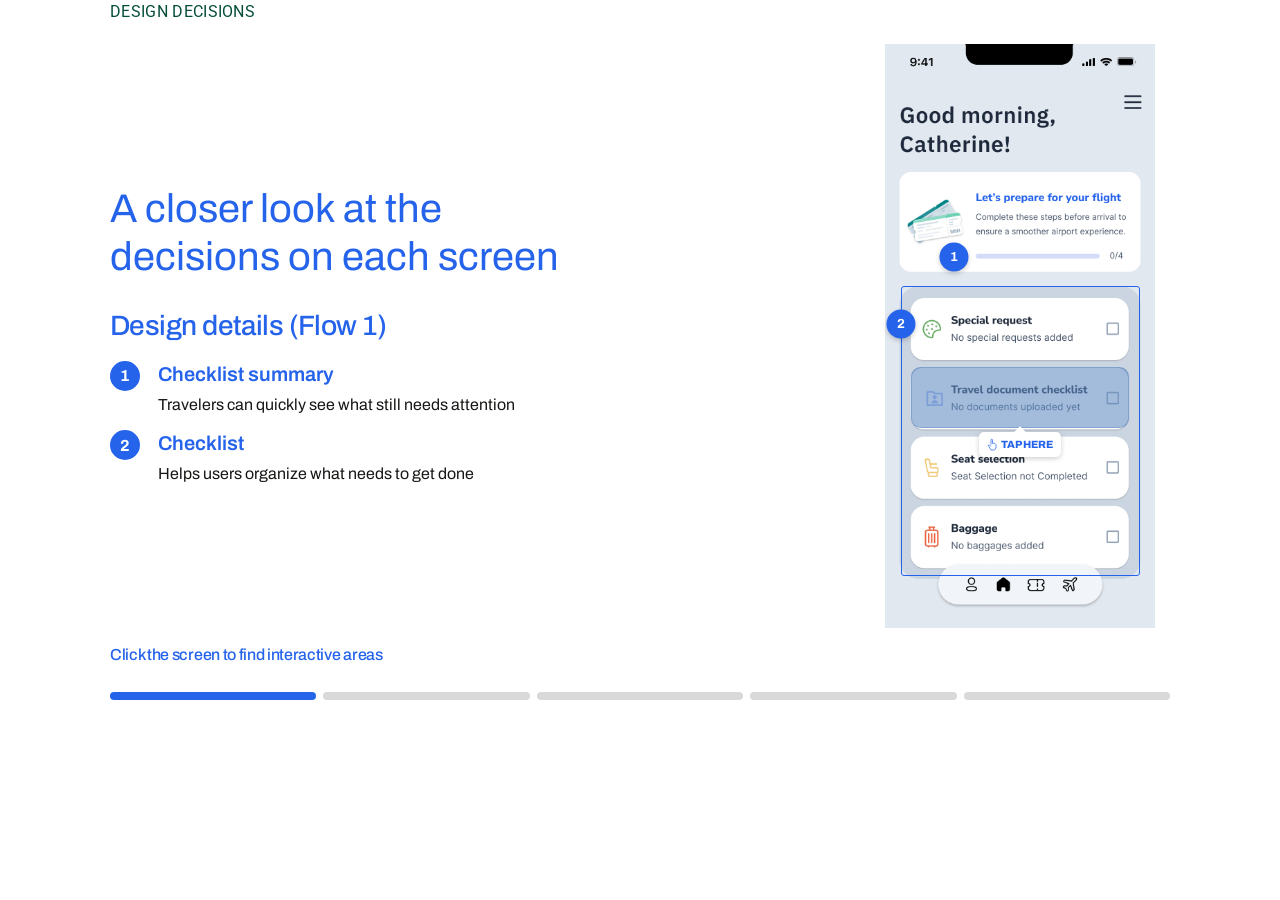
<file: onway-case-study/design-decision/index.html>
<!doctype html>
<html lang="en"><head><meta charset="utf-8"><meta name="viewport" content="width=device-width,initial-scale=1"><meta name="theme-color" content="#ffffff"><title>Onway — Design decisions · Mobile guidance slot — Centered content and bottom actions</title>
  <link rel="icon" href="../../assets/favicon.ico?v=20261027-1" type="image/x-icon">
  <link rel="icon" href="../../assets/favicon.svg?v=20261027-1" type="image/svg+xml" sizes="any"><style>@font-face { font-family:Archivo;src:url("../../shared/fonts/archivo-0e094a7d3c7c.ttf") format("truetype");font-weight:100 900;font-style:normal;font-display:swap }
:root { --accent:#2563eb; --eyebrow:#064e3b; --hot-rgb:97 140 195; --progress-gray:#d9d9d9; }
* { box-sizing:border-box; }
[hidden] { display:none!important; }
html { color-scheme:light; }
body { margin:0; background:#f5f4f0; color:#171715; font-family:Archivo,"Helvetica Neue",Arial,sans-serif; }
button { font:inherit; cursor:pointer; touch-action:manipulation; }
button:focus-visible,[tabindex]:focus-visible { outline:3px solid var(--accent); outline-offset:3px; }
.stage { width:min(1210px,calc(100% - 40px)); margin:24px auto; padding:clamp(28px,5vw,66px); background:#fff; }
.design-layout { display:grid; grid-template-columns:minmax(0,1fr) minmax(0,390px); grid-template-rows:auto 1fr; grid-template-areas:"header phone" "details phone"; gap:0 clamp(34px,6vw,108px); align-items:start; }
.eyebrow { font-weight:700; font-size:14px; letter-spacing:.025em; color:var(--eyebrow); margin:0 0 48px; min-height:18px; }
.main-title { max-width:500px; color:var(--accent); font-weight:500; font-size:clamp(32px,3.4vw,42px); letter-spacing:-.035em; line-height:1.1; margin:0 0 clamp(60px,6.5vw,100px); overflow-wrap:break-word; }
.details-heading,.completion-panel .screen-guide { color:var(--accent); font-size:clamp(22px,2.3vw,28px); font-weight:500; letter-spacing:-.02em; line-height:1.2; margin:0 0 28px; }
.annotation-list { display:flex; flex-direction:column; width:min(100%,485px); gap:14px; }
.annotation { display:flex; gap:18px; align-items:flex-start; width:100%; }
.annotation.fade-in { animation:annotation-entrance .48s ease-out both; }
.annotation-number { display:grid; place-items:center; flex:0 0 30px; width:30px; height:30px; border-radius:50%; background:var(--accent); color:#fff; font-size:16px; font-weight:700; }
.annotation-copy { min-width:0; }
.annotation-copy h3 { margin:1px 0 8px; font-size:clamp(17px,1.7vw,20px); line-height:1.2; font-weight:600; color:var(--accent); }
.annotation-copy p { font-size:14.5px; line-height:1.4; margin:0; overflow-wrap:break-word; }
.action-button { width:207px; min-height:52px; padding:10px 27px; border:0; border-radius:8px; box-shadow:0 3px 6px #0002; background:var(--accent); color:#fff; font-size:20px; font-weight:600; }
.action-button:hover { filter:brightness(.9); }
.phone-column { grid-area:phone; position:relative; min-width:0; justify-self:center; width:min(100%,340px); }
.phone { position:relative; width:100%; aspect-ratio:390/844; isolation:isolate; container-type:inline-size; background:#eef3f5; }
.image-scroll { position:absolute; inset:0; overflow:hidden; }
.screen { display:block; width:100%; height:100%; object-fit:fill; user-select:none; -webkit-user-select:none; pointer-events:none; }
.outgoing-screen { position:absolute; inset:0; z-index:1; width:100%; height:100%; pointer-events:none; }
#marker-layer,#control-layer { position:absolute; inset:0; pointer-events:none; }
#control-layer { z-index:4; }
.hotspot { position:absolute; pointer-events:auto; z-index:2; padding:0; border:.25641026cqw solid rgb(var(--hot-rgb)/.5); border-radius:var(--hot-radius,8px); background:rgb(var(--hot-rgb)/.58); animation:hotspot-pulse 2s ease-in-out infinite; }
.hotspot:hover { background:rgb(var(--hot-rgb)/.75); }
.hotspot.flash { animation:hotspot-flash .6s ease-in-out 1; }
.hotspot.secondary { background:transparent; border-color:transparent; animation:none; }
.hotspot.secondary:hover,.hotspot.secondary:focus-visible { background:rgb(var(--hot-rgb)/.35); }
.hotspot-tip { position:absolute; isolation:isolate; top:calc(100% + 2.05128205cqw); left:50%; transform:translateX(-50%); display:flex; gap:1.28205128cqw; align-items:center; padding:2.30769231cqw 2.82051282cqw; border-radius:1.79487179cqw; box-shadow:0 .51282051cqw 1.79487179cqw #0003; background:#fff; color:var(--accent); font-size:clamp(10px,2.56410256cqw,12px); font-weight:800; line-height:1; white-space:nowrap; pointer-events:none; }
.hotspot-tip::before { content:""; position:absolute; z-index:-1; top:-1.28205128cqw; left:calc(50% - 1.28205128cqw); width:2.56410256cqw; height:2.56410256cqw; transform:rotate(45deg); background:#fff; }
.tap-label,.tap-icon,.tap-icon-slot { position:relative; z-index:1; }
.hotspot.tip-above .hotspot-tip { top:auto; bottom:calc(100% + 2.05128205cqw); }
.hotspot.tip-above .hotspot-tip::before { top:auto; bottom:-1.28205128cqw; }
.hotspot.tip-left .hotspot-tip { left:0; transform:none; }
.hotspot.tip-right .hotspot-tip { left:auto; right:0; transform:none; }
.tap-icon { width:3.33333333cqw; height:4.35897436cqw; flex:0 0 auto; }
.marker { position:absolute; z-index:1; width:10.76923077cqw; height:10.76923077cqw; border-radius:50%; background:var(--accent); color:white; display:grid; place-items:center; transform:translate(-50%,-50%); pointer-events:none; font-size:4.87179487cqw; line-height:1; font-weight:700; box-shadow:0 .76923077cqw 1.79487179cqw #0003; }
.marker.fade-in { animation:marker-entrance .48s ease-out both; }
.decision-outline { position:absolute; pointer-events:none; border:1.5px solid var(--annotation-outline,var(--accent)); border-radius:3px; }
.progress { margin-top:clamp(25px,4vw,54px); width:100%; }
.bars { display:grid; gap:9px; width:100%; }
.bar { min-width:0; height:10px; border-radius:50px; background:var(--progress-gray); transition:background .3s ease; }
.bar.active { background:var(--accent); }
.scroll-hint { position:absolute; left:50%; bottom:10px; z-index:6; transform:translateX(-50%); padding:7px 12px; border-radius:22px; background:#fffffff2; color:var(--accent); box-shadow:0 2px 7px #0002; font-size:12px; font-weight:600; white-space:nowrap; pointer-events:none; animation:scroll-cue 1.4s ease-in-out 3; }
.scrollable .image-scroll { overflow-y:auto; overscroll-behavior:contain; scrollbar-width:thin; scrollbar-color:var(--accent) transparent; touch-action:pan-y pinch-zoom; }
.scrollable .screen { width:100%; height:auto; object-fit:contain; }
.sr-only { border:0; clip:rect(0,0,0,0); height:1px; margin:-1px; overflow:hidden; padding:0; position:absolute; white-space:nowrap; width:1px; }
.screen-anywhere { position:absolute; inset:0; z-index:6; width:100%; height:100%; padding:0; border:0; background:transparent; }
.screen-anywhere:focus-visible { outline-offset:-4px; }
.typing-layer { position:absolute; inset:0; z-index:5; pointer-events:none; }
.typing-mask { position:absolute; background:#f8fafc; color:#475569; display:flex; align-items:center; justify-content:center; font-size:4.1025641cqw; font-weight:400; line-height:1; }
.typing-mask.current::after { content:""; width:1px; height:1em; background:#475569; margin-left:1px; animation:caret-blink .7s step-end infinite; }
.typing-policy-mask { position:absolute; left:0; top:57%; width:100%; height:43%; background:#e2e8f0; }
@keyframes caret-blink { 50% { opacity:0; } }
@keyframes annotation-entrance { from{opacity:0;transform:translateY(12px)} to{opacity:1;transform:translateY(0)} }
@keyframes marker-entrance { from{opacity:0}to{opacity:1} }
@keyframes hotspot-pulse { 0%,100%{box-shadow:0 0 0 0 rgb(var(--hot-rgb)/.3)} 50%{box-shadow:0 0 0 1.28205128cqw rgb(var(--hot-rgb)/0)} }
@keyframes hotspot-flash { 0%,100%{background:rgb(var(--hot-rgb)/.5)} 50%{background:rgb(var(--hot-rgb)/.9)} }
@keyframes scroll-cue { 50%{transform:translate(-50%,4px)} }
.kiosk-project { --annotation-outline:#924900; }
.kiosk-project .design-layout { grid-template-columns:minmax(0,1fr) minmax(0,1.55fr); }
.kiosk-project .phone-column { width:100%; max-width:740px; padding-right:10px; align-self:center; }
.kiosk-project .phone { touch-action:pan-y pinch-zoom; }
.kiosk-project .marker { width:clamp(18px,3.93cqw,42px); height:clamp(18px,3.93cqw,42px); font-size:clamp(10px,1.87cqw,20px); }
.kiosk-project .hotspot-tip { padding:clamp(5px,.84cqw,9px) clamp(7px,1.03cqw,11px); border-radius:6px; font-size:clamp(10px,.94cqw,12px); gap:5px; }
.kiosk-project .hotspot-tip::before { display:none; }
.kiosk-project .tap-pointer { position:absolute; z-index:-1; left:50%; bottom:calc(100% - 5px); width:27px; height:17px; transform:translateX(-50%); }
.kiosk-project .tip-above .tap-pointer { bottom:auto; top:calc(100% - 5px); transform:translateX(-50%) rotate(180deg); }
.tap-icon-slot { width:13px; height:18px; flex:0 0 13px; }
.figma-tap-hand { display:block; width:13px; height:18px; }
@media(min-width:901px) and (max-width:1120px) {
  .main-title { font-size:clamp(28px,3vw,34px); }
  .details-heading,.completion-panel .screen-guide { font-size:clamp(20px,2.2vw,24px); }
  .annotation-copy p { font-size:14px; }
  .kiosk-project .design-layout { grid-template-columns:minmax(0,1fr) minmax(0,1.55fr); }
}
@media(prefers-reduced-motion:reduce) {
  *,*::before,*::after { animation:none!important; scroll-behavior:auto!important; }
  .bar { transition:none; }
}
.screen-guide { border:0; clip:auto; height:auto; margin:8px 0 0; overflow:visible; padding:0; position:absolute; top:100%; left:0; white-space:normal; width:100%; text-align:center; color:var(--accent); font-size:13px; font-weight:500; line-height:1.35; }
.kiosk-project .screen-guide { width:calc(100% - 10px); }
#marker-layer { position:absolute; inset:0; z-index:20; pointer-events:none; }
.phone[aria-busy="true"] #marker-layer { visibility:hidden; }
.heading { grid-area:header; padding-top:0; }
.details { grid-area:details; min-width:0; display:flex; flex-direction:column; align-items:start; min-height:0; }
.actions { margin-top:clamp(52px,6vw,95px); display:flex; flex-direction:column; align-items:start; gap:12px; min-height:0; }
.phone .marker { font-size:clamp(12px,4.87179487cqw,16px); }
.kiosk-project .phone .marker { font-size:clamp(10px,1.87cqw,20px); }
.phone .hotspot-tip { isolation:isolate; z-index:1; font-size:10.5px; padding:6px 8px; gap:4px; }
.phone .hotspot-tip::before { z-index:-1; top:-4px; left:calc(50% - 4px); width:8px; height:8px; }
.phone .hotspot.tip-above .hotspot-tip { top:auto; bottom:calc(100% + 6px); }
.phone .hotspot.tip-above .hotspot-tip::before { top:auto; bottom:-4px; }
.phone .hotspot.tip-left .hotspot-tip { left:0; transform:none; }
.phone .hotspot.tip-right .hotspot-tip { left:auto; right:0; transform:none; }
.phone .tap-icon { width:clamp(10px,3.33333333cqw,13px); height:clamp(13px,4.35897436cqw,17px); }
.hotspot::after { content:""; position:absolute; left:var(--touch-left,0px); top:var(--touch-top,0px); width:var(--touch-width,100%); height:var(--touch-height,100%); background:transparent; }
@media(min-width:901px) {
  .stage { width:min(1210px,calc(100% - 32px)); margin:12px auto; padding:24px 32px; }
  .design-layout { grid-template-columns:minmax(0,1fr) minmax(0,300px); column-gap:clamp(28px,4vw,64px); }
  .eyebrow { margin-bottom:20px; }
  .main-title { margin-bottom:28px; }
  .details-heading,.completion-panel .screen-guide { margin-bottom:18px; }
  .actions { margin-top:14px; }
  .phone-column { width:min(100%,270px); }
  .kiosk-project .phone-column { width:min(100%,740px); max-width:740px; }
  .screen-guide { margin-top:14px; }
  .progress { margin-top:28px; }
  .bars { gap:7px; }
  .bar { height:8px; }
}


.completion-panel { display:grid; grid-template-columns:minmax(0,1fr) auto; align-items:center; width:100%; gap:14px; }
.completion-panel > .details-heading,.completion-panel > .screen-guide { grid-column:1; grid-row:1; min-width:0; overflow-wrap:break-word; }
.completion-panel > .actions { grid-column:2; grid-row:1; align-self:center; }
.completion-panel .details-heading { margin:0; }
.completion-panel .actions { margin:0; min-height:0; }
@media(max-width:1120px) {
  .action-button { width:116px; min-width:116px; max-width:100%; height:36px; min-height:36px; padding:8px 12px; border-radius:8px; font-size:13px; line-height:20px; }
}

/* Desktop and middle widths keep the same 700px section across every step. Mobile stays content-sized. */
@media(min-width:901px) {
 .stage.action-ready .screen-guide { display:none; }
 .stage { height:700px; margin-top:0; margin-bottom:0; overflow-y:auto; overscroll-behavior-y:contain; scrollbar-gutter:stable; }
 /* Center the title and design notes together, with guidance/actions in a separate bottom row. */
 .design-layout {
  min-height:calc(100% - 36px);
  grid-template-rows:auto minmax(0,1fr) auto auto auto minmax(0,1fr) auto;
  grid-template-areas:"eyebrow phone" ". phone" "title phone" "details-title phone" "annotations phone" ". phone" "completion phone";
 }
 .heading,.details { display:contents; }
 .eyebrow { grid-area:eyebrow; }
 .main-title { grid-area:title; }
 .details > .details-heading { grid-area:details-title; }
 .details > .annotation,.details > .annotation-list { grid-area:annotations; }
 .completion-panel { grid-area:completion; align-self:end; margin-top:0; padding-top:18px; }
 .completion-panel .screen-guide { position:static; top:auto; left:auto; transform:none; width:100%; margin:0; text-align:left; }
}

@media(max-width:900px) {
  .relo-project { font-family:ArchivoMobile,"Helvetica Neue",Arial,sans-serif; }
  .stage { --mobile-device-width:220px; width:100%; margin:0; padding:12px 14px; }
  .design-layout,.kiosk-project .design-layout { grid-template-columns:minmax(0,1fr); grid-template-rows:auto auto auto auto; grid-template-areas:"header" "phone" "progress" "details"; gap:0; }
  .heading { scroll-margin-top:12px; }
  .eyebrow { font-size:12px; line-height:1.2; min-height:18px; margin:0 0 6px; }
  .main-title { font-size:24px; line-height:1.12; margin:0 0 10px; max-width:570px; }
  .phone-column { width:min(100%,var(--mobile-device-width)); }
  .details { padding-top:8px; }
  .details-heading,.completion-panel .screen-guide { font-size:18px; line-height:1.2; margin:0 0 8px; }
  .completion-panel { gap:10px; }
  .completion-panel .details-heading { min-width:0; }
  .completion-panel .actions { align-self:center; }
  .details.action-ready > .annotation,.details.action-ready > .annotation-list:not(:empty) { margin-top:8px; }
  .annotation-list { gap:8px; }
  .annotation { gap:10px; }
  .annotation-number { width:22px; height:22px; flex-basis:22px; font-size:12px; }
  .annotation-copy { min-width:0; }
  .annotation-copy h3 { font-size:15px; line-height:1.25; margin:0 0 4px; }
  .annotation-copy p { font-size:13px; line-height:1.38; }
  .actions { margin-top:10px; }
  .action-button { position:relative; }
  .progress { grid-area:progress; margin-top:8px; margin-bottom:0; }
  .phone .marker { width:10.76923077cqw; height:10.76923077cqw; }
  .phone .hotspot-tip { top:calc(100% + 6px); border-radius:6px; line-height:1; }
  .hotspot::after { z-index:0; }
  .kiosk-project .phone-column { width:94%; max-width:340px; padding-right:10px; align-self:start; }
  .kiosk-project .phone .marker { width:clamp(18px,3.93cqw,42px); height:clamp(18px,3.93cqw,42px); }
  /* Keep a two-line guidance slot even when its message is visually absent. */
  .screen-guide { position:relative; top:auto; left:50%; transform:translateX(-50%); width:calc(100vw - 28px); margin:14px 0 0; font-size:12px; line-height:1.35; min-height:2.7em; display:flex; align-items:center; justify-content:center; }
  .stage.action-ready .screen-guide { visibility:hidden; }
  .kiosk-project .screen-guide { left:0; transform:none; width:100%; }
  .action-button::after { content:""; position:absolute; inset:-2px 0; background:transparent; }
  .bars { gap:6px; }
  .bar { height:7px; }
  .scroll-hint { font-size:11px; bottom:6px; padding:6px 10px; }
}
@media(max-width:900px) and (max-height:720px) {
  .stage { --mobile-device-width:200px; }
}
@media(max-width:900px) and (max-height:600px) {
  .stage { --mobile-device-width:190px; }
}
</style><link rel="stylesheet" href="../../shared/design-decision-integration.css?v=20261016-3">
<script src="../../shared/design-decision-integration.js?v=20261016-1" defer></script></head>
<body class="phone-project"><main class="stage" id="stage" tabindex="0" aria-label="Interactive Onway design decisions">
<section class="design-layout" id="design-layout">
<header class="heading" id="decision-heading"><p class="eyebrow">DESIGN DECISIONS</p><h1 id="main-title" class="main-title">A closer look at the decisions on each screen</h1></header>
<div class="details" id="decision-details"><h2 id="details-heading" class="details-heading">Design details (Flow 1)</h2><div class="annotation-list" id="annotation-list" aria-label="Design decision annotations"></div><div class="actions" id="actions"><button class="action-button" type="button" id="next-flow" hidden>Next Flow</button><button class="action-button" type="button" id="restart" hidden>Restart</button></div><div class="completion-panel" id="completion-panel" hidden></div></div>
<div class="phone-column" id="phone-column"><div class="phone" id="phone"><div class="image-scroll" id="image-scroll" role="region" aria-label="Application screen" tabindex="-1"><img class="screen" id="screen-img" alt="Application screen" draggable="false"></div><div id="marker-layer"></div><div id="control-layer"></div><button id="hotspot" class="hotspot" type="button" aria-label="Continue guided interaction" aria-describedby="screen-guide"><span class="hotspot-tip" aria-hidden="true"><svg class="tap-icon" viewBox="0 0 20 24" fill="none" stroke="currentColor" stroke-width="1.4"><path d="M8 12V3a1.5 1.5 0 0 1 3 0v7l2-1 3 1 2 2v7l-3 4H8l-5-8a1.4 1.4 0 0 1 2-2l3 3"/></svg><span class="tap-label">TAP HERE</span></span></button><button id="screen-anywhere" class="screen-anywhere" type="button" aria-label="Fill in example baggage details" aria-describedby="screen-guide" hidden></button><div id="typing-layer" class="typing-layer" aria-hidden="true" hidden></div><div class="scroll-hint" id="scroll-hint" hidden>↓ Scroll to explore</div></div><p class="screen-guide" id="screen-guide" aria-live="polite">Click the screen to find interactive areas</p></div>
</section>
<footer class="progress" id="flow-progress"><div class="bars" id="bars" role="progressbar" aria-valuemin="1" aria-label="Flow progress"></div><span id="live-status" aria-live="polite" class="sr-only"></span></footer>
</main><script>
'use strict';
// Existing Relo-style state model. Percent coordinates refer to each original bitmap.
const IMAGES={"bagCarry":{"src":"assets/screen-43f4281fc06d.webp","w":780,"h":1624,"figmaNode":"63:317","figmaImageHash":"cfc93f8a2efa0bc44ac9f816584c5524e7e5e82f"},"bagDanger":{"src":"assets/screen-e50bf581685a.webp","w":780,"h":1624,"figmaNode":"63:289","figmaImageHash":"867e0066e09ccd42b02900a30d53e3b770781902"},"bagEntry":{"src":"assets/screen-1529a0b0eea2.webp","w":390,"h":812,"figmaNode":"57:249","figmaImageHash":"efaabd1f5db8999ca25865bf593da00a5f2e310c"},"bagOverweight":{"src":"assets/screen-2a03020d6be1.webp","w":780,"h":1624,"figmaNode":"62:259","figmaImageHash":"9e6b8fa3c83781d0f91e4ab17cefa902088cbad5"},"citizenship":{"src":"assets/screen-193e954a5b40.webp","w":780,"h":1624,"figmaNode":"54:74","figmaImageHash":"a29b508b30c0691986391c58779deafcb7c8c1da"},"dashboard":{"src":"assets/screen-853dc7aa1159.webp","w":780,"h":1688,"figmaNode":"1:2","figmaImageHash":"70e87fd76a72bec483f984868da623ee2ecda071"},"menu":{"src":"assets/screen-55d59ae74774.webp","w":780,"h":1688,"figmaNode":"54:182","figmaImageHash":"94f690dc405480fc18f50e84066404ab4c034dcf"},"travelers":{"src":"assets/screen-6e40d8b65779.webp","w":780,"h":1688,"figmaNode":"2:14","figmaImageHash":"9531557edd160dfd4c7ad354a15cbc0ca499ce41"},"incomplete-warning":{"src":"assets/screen-2f74e7fce8ab.webp","w":390,"h":844,"figmaNode":"54:170","figmaImageHash":"ad192c07a7fec0462fe7074e2be027c809babec4"}};
const STEPS=[{"slide":"Slide 1","img":"dashboard","notes":[["Checklist summary","Travelers can quickly see what still needs attention"],["Checklist","Helps users organize what needs to get done"]],"hot":[9.7,55.3,80.5,10.4],"marker":[[25.641025641025642,36.492890995260666,1],[5.897435897435898,47.867298578199055,2]],"flow":1,"within":0,"alt":"Onway pre-flight checklist","outlines":[[5.897435897435898,41.350710900473935,88.46153846153847,49.76303317535545]]},{"slide":"Slide 2","img":"travelers","notes":[["Individual checklist","Separates each traveler, so it's easier to see what needs to get done at a glance"]],"hot":[4.1,16.1,91.8,12.8],"marker":[[3.8461538461538463,15.52132701421801,1]],"flow":1,"within":1,"alt":"Checklist organized by traveler"},{"slide":"Slide 12","img":"citizenship","notes":[["Process bar","Makes it clear to travelers where they are in the process"],["Flexible Navigation","Allows user return to the homepage through the menu at any step, without completing the current flow."]],"hot":[87.6923076923077,8.374384236453203,8.205128205128204,3.8177339901477834],"marker":[[13.333333333333334,11.945812807881774,1],[80.0,9.975369458128078,2]],"flow":1,"within":2,"label":"Open the menu","alt":"Traveler citizenship information"},{"slide":"Slide 14","img":"menu","notes":[],"hot":[47.94871794871795,19.194312796208532,52.05128205128205,7.938388625592417],"flow":1,"within":3,"tipAlign":"center","label":"Open Dashboard and review the unfinished-task reminder","extra":[{"label":"Return to the unfinished task","rect":[31.025641025641026,48.93364928909953,8.205128205128204,7.938388625592417],"action":"cancel-exit"}],"alt":"Onway navigation menu"},{"slide":"Slide 15","img":"incomplete-warning","notes":[],"hot":null,"action":"next","flow":1,"within":4,"label":"Save and exit — demonstration only","alt":"Unfinished-task reminder; Flow 1 completed"},{"slide":"Slide 16","img":"dashboard","notes":[],"hot":[9.743589743589743,79.02843601895735,80.51282051282051,10.42654028436019],"flow":2,"within":0,"label":"Open baggage","alt":"Onway pre-flight checklist"},{"slide":"Slide 17","img":"bagEntry","notes":[],"hot":null,"flow":2,"within":1,"label":"Fill in example baggage details","alt":"Add your baggage","anywhere":true},{"slide":"Slide 18","img":"bagOverweight","notes":[["Baggage detail","Allows travelers to share baggage information with the airline and review relevant policies before check-in."]],"hot":[39.743589743589745,90.76354679802955,20.512820512820515,4.187192118226601],"marker":[[92.05128205128206,71.92118226600985,1]],"flow":2,"within":2,"label":"Continue past the example overweight notice","alt":"Example baggage details and overweight notice","outlines":[[1.5384615384615385,57.26600985221675,96.92307692307692,18.103448275862068]],"typing":true},{"slide":"Slide 19","img":"bagDanger","notes":[["Arrive prepared and confident","Helps travelers complete preparation in advance, leaving fewer tasks to handle at the airport and reducing uncertainty on travel day."]],"hot":[5.384615384615385,83.3743842364532,89.74358974358974,6.280788177339901],"marker":[[3.8461538461538463,26.108374384236452,1]],"flow":2,"within":3,"label":"Continue after reviewing dangerous goods","alt":"Dangerous goods policy"},{"slide":"Slide 20","img":"bagCarry","notes":[["Preview the check-in process","Guide travelers through preparation tasks step by step, with airline rules explained upfront so they know what to expect and how to meet the requirements during check-in."]],"hot":null,"action":"restart","flow":2,"within":4,"label":"Finish reviewing the carry-on allowance","marker":[],"alt":"Carry-on allowance"}];
const FLOW_LENGTHS=[5,5];
const IS_KIOSK=false;
let index=0,lastNotes='',lastFlow=0,timer=null,frameAnimation=null,revealAnimation=null;
let manualCarousel=false,scrollComplete=false,exitSaved=false,transitionToken=0;
let typingTimer=null,typingActive=false;
const $=id=>document.getElementById(id);
const stage=$('stage'),device=$('phone'),screen=$('screen-img'),hot=$('hotspot');
const noteList=$('annotation-list'),markers=$('marker-layer'),bars=$('bars'),scroll=$('image-scroll');
const controlLayer=$('control-layer');
const reduced=matchMedia('(prefers-reduced-motion:reduce)');
const anywhere=$('screen-anywhere'),typingLayer=$('typing-layer');
const COURSE_STEPS=IS_KIOSK?[15,12,13,14]:[];
const COURSE_NAMES=['Custodial','Appliance Repairing','CNA','English'];
function clearTimer(){if(timer!==null){clearTimeout(timer);timer=null;}}
function cancelReveal(){if(revealAnimation!==null){cancelAnimationFrame(revealAnimation);revealAnimation=null;}}
function clearCrossfade(){if(frameAnimation){frameAnimation.cancel();frameAnimation=null;}document.querySelectorAll('.outgoing-screen').forEach(n=>n.remove());}
function nextStep(){if(index+1<STEPS.length)showStep(index+1,{user:true,flowStart:STEPS[index].action==='next'});}
function rebuildNotes(notes,animate){
 const sig=JSON.stringify(notes);if(sig===lastNotes)return;
 lastNotes=sig;noteList.replaceChildren();
 notes.forEach(([title,body],i)=>{
  const item=document.createElement('div');item.className='annotation'+(animate?' fade-in':'');
  const number=document.createElement('span');number.className='annotation-number';number.setAttribute('aria-hidden','true');number.textContent=String(i+1);
  const copy=document.createElement('div');copy.className='annotation-copy';
  const h=document.createElement('h3');h.textContent=title;const p=document.createElement('p');p.textContent=body;
  copy.append(h,p);item.append(number,copy);noteList.append(item);
 });
}
function rebuildMarkers(data,animate){
 const sig=JSON.stringify(data||[]);if(markers.dataset.sig===sig)return;
 markers.dataset.sig=sig;markers.replaceChildren();
 for(const [x,y,n] of data||[]){
  const badge=document.createElement('span');badge.className='marker'+(animate?' fade-in':'');badge.textContent=String(n||1);badge.style.left=x+'%';badge.style.top=y+'%';badge.setAttribute('aria-hidden','true');markers.append(badge);
 }
}
function updateProgress(flow,position){
 const total=FLOW_LENGTHS[flow-1];
 if(lastFlow!==flow){bars.replaceChildren();bars.style.gridTemplateColumns=`repeat(${total},minmax(0,1fr))`;for(let j=0;j<total;j++){const b=document.createElement('span');b.className='bar';b.setAttribute('aria-hidden','true');bars.append(b);}lastFlow=flow;}
 Array.from(bars.children).forEach((b,j)=>b.classList.toggle('active',j<=position));

 bars.setAttribute('aria-label',`Flow ${flow}, step ${position+1} of ${total}`);bars.setAttribute('aria-valuemax',String(total));bars.setAttribute('aria-valuenow',String(position+1));
}
function positionControl(button,rect){
 const [x,y,w,h]=rect;Object.assign(button.style,{left:x+'%',top:y+'%',width:w+'%',height:h+'%'});
 button.classList.toggle('tip-above',y+h>84);button.classList.toggle('tip-right',x+w/2>72);button.classList.toggle('tip-left',x+w/2<28);
 button.style.setProperty('--hot-radius',IS_KIOSK?'6px':Math.min(14,Math.max(4,w/5))/390*100+'cqw');
}
function activate(action){
 if(action==='save-exit'){
  // Demonstration state only: nothing is stored or submitted to an airline.
  exitSaved=true;screen.src=IMAGES.dashboard.src;screen.dataset.img='dashboard';screen.alt='Onway checklist after leaving the unfinished task';device.style.aspectRatio='390 / 844';hot.hidden=true;controlLayer.replaceChildren();markers.replaceChildren();$('screen-guide').textContent='Click Next Flow to continue';$('live-status').textContent='Returned to the checklist in this demonstration. No information was submitted.';return;
 }
 if(action==='cancel-exit'){showStep(2,{user:true});return;}
 if(action==='complete'){$('screen-guide').textContent='All flows completed';hot.hidden=true;return;}
 nextStep();
}
function addSecondary(label,rect,callback){
 const button=document.createElement('button');button.className='hotspot secondary';button.type='button';button.setAttribute('aria-label',label);positionControl(button,rect);button.addEventListener('click',callback);controlLayer.append(button);return button;
}
function buildSecondary(s){
 controlLayer.replaceChildren();
 for(const rect of s.outlines||[]){const outline=document.createElement('span');outline.className='decision-outline';outline.setAttribute('aria-hidden','true');const [x,y,w,h]=rect;Object.assign(outline.style,{left:x+'%',top:y+'%',width:w+'%',height:h+'%'});controlLayer.append(outline);}
 for(const extra of s.extra||[])addSecondary(extra.label,extra.rect,()=>activate(extra.action));
 if(s.courseNav){
  COURSE_NAMES.forEach((name,j)=>{
   const button=addSecondary('Show '+name,[100*(231+j*200.097)/1280,100*698/799,100*200.097/1280,100*60.714/799],()=>showStep(COURSE_STEPS[j],{manual:true,user:true}));
   button.dataset.course=String(j);button.setAttribute('aria-pressed',String(s.img===['custodial','appliance','cna','english'][j]));
  });
 }
}

// Temporary HTML masks simulate typing over the exact, unchanged Figma bitmap.
// The masks are removed at the end so the original supplied pixels remain final.
function cancelTyping(){
 if(typingTimer!==null){clearTimeout(typingTimer);typingTimer=null;}
 typingActive=false;typingLayer.replaceChildren();typingLayer.hidden=true;
 device.setAttribute('aria-busy','false');
}
function updateGuidance(){
 const s=STEPS[index];
 $('screen-guide').textContent=s.action==='next'?`Flow ${s.flow} completed`:guidance(s);
}
function startTyping(token){
 if(reduced.matches)return;
 typingActive=true;typingLayer.hidden=false;device.setAttribute('aria-busy','true');hot.hidden=true;
 const policy=document.createElement('span');policy.className='typing-policy-mask';typingLayer.append(policy);
 const values=['5','23','23','23','23','28'];
 const slots=[[30,315,28,25],[28,415,29,23],[103,415,29,23],[178,415,29,23],[253,415,29,23],[328,415,29,23]];
 const cells=slots.map(([x,y,w,h])=>{const cell=document.createElement('span');cell.className='typing-mask';Object.assign(cell.style,{left:x/390*100+'%',top:y/812*100+'%',width:w/390*100+'%',height:h/812*100+'%'});typingLayer.append(cell);return cell;});
 let field=0,character=0;
 function tick(){
  if(token!==transitionToken||!typingActive)return;
  if(field===values.length){cancelTyping();hot.hidden=!STEPS[index].hot;updateGuidance();refreshMobileUI();$('live-status').textContent='Example baggage details filled in. Continue to review the next policy.';return;}
  const cell=cells[field];cell.classList.add('current');cell.textContent=values[field].slice(0,++character);
  let delay=180;
  if(character===values[field].length){cell.classList.remove('current');field++;character=0;delay=300;}
  typingTimer=setTimeout(tick,delay);
 }
 updateGuidance();typingTimer=setTimeout(tick,350);
}

function guidance(s){
 if(typingActive)return 'Watch the example baggage details fill in';
 if(s.anywhere)return 'Click anywhere on the screen to fill in baggage details';
 if(s.scroll)return scrollComplete?'All flows completed':'Scroll within the screen to explore the program';
 if(s.action==='restart')return 'All flows completed';
 if(s.action==='next')return 'Click Next Flow to continue';
 if(s.courseNav){if(index===15)return 'Click Learn more to reveal the content below';if(s.img==='english')return 'Carousel paused · Click Custodial to continue';if(manualCarousel)return 'Carousel paused · Select a course to explore';return 'Carousel changes automatically every 3 seconds';}
 if(!IS_KIOSK&&s.flow===2)return s.typing?'Click Continue to review the next policy':'Click the highlighted area to continue';
 return 'Click the screen to find interactive areas';
}
function startAutoplay(i){
 const s=STEPS[i];if(!s.autoplay||manualCarousel||document.hidden)return;
 timer=setTimeout(()=>{if(index===i)showStep(i+1);},3000);
}
function crossfade(oldSource,token){
 if(reduced.matches||!oldSource)return;
 const outgoing=document.createElement('img');outgoing.className='outgoing-screen';outgoing.src=oldSource;outgoing.alt='';outgoing.setAttribute('aria-hidden','true');scroll.append(outgoing);
 const ready=()=>{if(token!==transitionToken){outgoing.remove();return;}frameAnimation=outgoing.animate([{opacity:1},{opacity:0}],{duration:600,easing:'cubic-bezier(.4,0,.2,1)',fill:'forwards'});frameAnimation.finished.then(()=>{outgoing.remove();frameAnimation=null;},()=>outgoing.remove());};
 screen.decode().then(ready,()=>outgoing.remove());
}
function revealProgramContent(token){
 if(reduced.matches||token!==transitionToken)return;
 const maximum=scroll.scrollHeight-scroll.clientHeight;
 // Reveal some content below the fold, without automatically finishing the page.
 const target=Math.min(780*scroll.clientWidth/1280,maximum*.45);
 if(target<=0)return;
 const start=scroll.scrollTop,started=performance.now();
 function tick(now){if(token!==transitionToken)return;const p=Math.min(1,(now-started)/950),ease=p<.5?4*p*p*p:1-Math.pow(-2*p+2,3)/2;scroll.scrollTop=start+(target-start)*ease;if(p<1)revealAnimation=requestAnimationFrame(tick);else revealAnimation=null;}
 revealAnimation=requestAnimationFrame(tick);
}
function showStep(i,options={}){
 if(i<0||i>=STEPS.length)return;
 const previous=STEPS[index],s=STEPS[i],oldSource=screen.src;
 const isCarouselChange=IS_KIOSK&&previous.courseNav&&s.courseNav&&previous.img!==s.img;
 clearTimer();cancelReveal();clearCrossfade();cancelTyping();const token=++transitionToken;
 index=i;manualCarousel=!!options.manual;scrollComplete=false;exitSaved=false;
 stage.dataset.step=String(s.within+1);stage.dataset.flow=String(s.flow);stage.dataset.slide=s.slide;
 const notesChanged=lastNotes!==JSON.stringify(s.notes);rebuildNotes(s.notes,i!==0);
 const a=IMAGES[s.img];if(screen.dataset.img!==s.img){screen.src=a.src;screen.dataset.img=s.img;}screen.alt=s.alt;
 device.style.aspectRatio=s.scroll?'1280 / 799':`${a.w} / ${a.h}`;
 stage.classList.toggle('scrollable',!!s.scroll);scroll.scrollTop=0;
 scroll.setAttribute('tabindex',s.scroll?'0':'-1');scroll.setAttribute('aria-label',s.scroll?'Scrollable Custodial Training program details':s.alt);
 rebuildMarkers(s.marker||[],i!==0&&notesChanged);
 hot.dataset.tipAlign=s.tipAlign||'';hot.hidden=!s.hot;if(s.hot){positionControl(hot,s.hot);if(s.tipAlign==='center')hot.classList.remove('tip-left','tip-right');hot.setAttribute('aria-label',s.label||'Continue guided interaction');}
 buildSecondary(s);
 $('next-flow').hidden=s.action!=='next';$('restart').hidden=s.action!=='restart'||!!s.scroll;
 $('scroll-hint').hidden=!s.scroll;
 anywhere.hidden=!s.anywhere;updateGuidance();
 updateProgress(s.flow,s.within);$('live-status').textContent=`${s.alt}. Flow ${s.flow}, step ${s.within+1} of ${FLOW_LENGTHS[s.flow-1]}`;
 if(isCarouselChange)crossfade(oldSource,token);
 if(s.scroll)screen.decode().then(()=>requestAnimationFrame(()=>revealProgramContent(token)),()=>{});
 startAutoplay(i);if(s.typing)startTyping(token);refreshMobileUI(options);
}
function restart(){lastNotes='';lastFlow=0;markers.dataset.sig='';showStep(0,{user:true,reset:true});}
function updateScrollState(){
 if(!STEPS[index].scroll)return;
 const max=scroll.scrollHeight-scroll.clientHeight;if(max<=0)return;
 if(scroll.scrollTop>10)$('scroll-hint').hidden=true;
 if(scroll.scrollTop>=max-3&&!scrollComplete){scrollComplete=true;$('restart').hidden=false;updateGuidance();$('live-status').textContent='All three flows completed';refreshMobileUI({user:true});}
}

// Mobile-only viewport and touch helpers. They preserve original image coordinates.
let mobileViewFrame=null,mobileViewRevision=0;
const mobileMode=()=>matchMedia('(max-width:900px)').matches;
function mobileVisibleHeight(){return window.designDecisionViewportHeight || (window.visualViewport?window.visualViewport.height:window.innerHeight);}

function updateMobileSizing(){
 if(!mobileMode())return;
 const height=mobileVisibleHeight();
 document.getElementById('stage').style.setProperty('--mobile-device-width',height<=600?'190px':height<=720?'200px':'220px');
}
function fitTouchRect(rect,bounds,target=mobileMode()?40:32){
 const width=Math.min(Math.max(rect.w,target),bounds.right-bounds.left),height=Math.min(Math.max(rect.h,target),bounds.bottom-bounds.top);
 return {x:Math.max(bounds.left,Math.min(rect.x+rect.w/2-width/2,bounds.right-width)),y:Math.max(bounds.top,Math.min(rect.y+rect.h/2-height/2,bounds.bottom-height)),w:width,h:height};
}
function touchIntersects(a,b){return Math.min(a.x+a.w,b.x+b.w)-Math.max(a.x,b.x)>.05&&Math.min(a.y+a.h,b.y+b.h)-Math.max(a.y,b.y)>.05;}
function refreshTouchTargets(){
 const device=document.getElementById('phone'),primary=document.getElementById('hotspot'),layer=document.getElementById('control-layer');
 const buttons=[primary,...(layer?Array.from(layer.children).filter(n=>n.tagName.toLowerCase()==='button'):[])].filter(n=>!n.hidden);
 const width=device.clientWidth;if(!width)return;
 const aspect=(device.style.aspectRatio||'390 / 844').split('/').map(Number),height=width*aspect[1]/aspect[0];
 const items=buttons.map(button=>{
  const rect={x:parseFloat(button.style.left)*width/100,y:parseFloat(button.style.top)*height/100,w:parseFloat(button.style.width)*width/100,h:parseFloat(button.style.height)*height/100};
  return {button,rect,bounds:{left:0,top:0,right:width,bottom:height+12}};
 });
 // Split neighboring targets at the space between their original visual areas.
 // Duplicate primary/course controls retain the same destination and are allowed.
 for(let i=0;i<items.length;i++)for(let j=i+1;j<items.length;j++){
  const a=items[i],b=items[j],ra=a.rect,rb=b.rect;
  if(!touchIntersects(fitTouchRect(ra,a.bounds),fitTouchRect(rb,b.bounds)))continue;
  const separateX=ra.x+ra.w<=rb.x+.05||rb.x+rb.w<=ra.x+.05;
  const separateY=ra.y+ra.h<=rb.y+.05||rb.y+rb.h<=ra.y+.05;
  if(!separateX&&!separateY)continue;
  if(separateX&&(!separateY||Math.abs((ra.x+ra.w/2)-(rb.x+rb.w/2))>=Math.abs((ra.y+ra.h/2)-(rb.y+rb.h/2)))){
   const [left,right]=ra.x<rb.x?[a,b]:[b,a],cut=(left.rect.x+left.rect.w+right.rect.x)/2;
   left.bounds.right=Math.min(left.bounds.right,cut);right.bounds.left=Math.max(right.bounds.left,cut);
  }else{
   const [above,below]=ra.y<rb.y?[a,b]:[b,a],cut=(above.rect.y+above.rect.h+below.rect.y)/2;
   above.bounds.bottom=Math.min(above.bounds.bottom,cut);below.bounds.top=Math.max(below.bounds.top,cut);
  }
 }
 for(const {button,rect,bounds} of items){
  const hit=fitTouchRect(rect,bounds);
  button.style.setProperty('--touch-left',(hit.x-rect.x)+'px');button.style.setProperty('--touch-top',(hit.y-rect.y)+'px');
  button.style.setProperty('--touch-width',hit.w+'px');button.style.setProperty('--touch-height',hit.h+'px');
  button.dataset.touchRect=JSON.stringify(hit);button.dataset.visualRect=JSON.stringify(rect);
  button.classList.toggle('tip-above',(rect.y+rect.h)/height>.84);
  // Keep hints on the screen when the target is close to an edge.
  button.classList.toggle('tip-left',button.dataset.tipAlign!=='center'&&(rect.x+rect.w/2)/width<.28);button.classList.toggle('tip-right',button.dataset.tipAlign!=='center'&&(rect.x+rect.w/2)/width>.72);
 }
}
// One header represents ordinary steps, Next Flow, and the completed state.
function syncDecisionHeader(){
 const root=document.getElementById('stage'),details=document.getElementById('decision-details');
 const next=!document.getElementById('next-flow').hidden,restart=!document.getElementById('restart').hidden;
 const state=next?'next':restart?'restart':'none';
 document.getElementById('details-heading').textContent=next?'Click Next Flow to continue':restart?'All flows completed':'Design details (Flow '+root.dataset.flow+')';
 details.classList.toggle('flow-next',next);
 details.classList.toggle('action-ready',state!=='none');
 root.classList.toggle('action-ready',state!=='none');
 root.dataset.actionState=state;
}
// Keep mobile progress below the artwork and anchor desktop guidance at lower left.
function arrangeDecisionLayout(){
 const root=document.getElementById('stage'),layout=document.getElementById('design-layout');
 const heading=document.getElementById('decision-heading'),phoneColumn=document.getElementById('phone-column');
 const details=document.getElementById('decision-details'),progress=document.getElementById('flow-progress');
 const title=document.getElementById('details-heading'),actions=document.getElementById('actions'),panel=document.getElementById('completion-panel');
 const guide=document.getElementById('screen-guide'),notes=document.getElementById('annotation-list')||document.getElementById('annotation');
 const mobile=mobileMode(),action=!document.getElementById('next-flow').hidden||!document.getElementById('restart').hidden;
 const placement=mobile?'mobile':'desktop',key=placement+':'+action;
 panel.hidden=mobile&&!action;
 if(root.dataset.layoutKey===key)return;
 if(mobile){
  phoneColumn.append(guide);
  if(action){panel.append(title,actions);details.append(panel,notes);}
  else details.append(title,notes,actions,panel);
  layout.append(heading,phoneColumn,progress,details);
 }else{
  if(action){panel.append(guide,title,actions);details.append(notes,panel);}
  else{panel.append(guide,actions);details.append(title,notes,panel);}
  layout.append(heading,details,phoneColumn);root.append(progress);
 }
 root.dataset.progressPlacement=placement;root.dataset.layoutKey=key;
}
function refreshMobileUI(options={}){
 syncDecisionHeader();
 arrangeDecisionLayout();
 ++mobileViewRevision;
 if(mobileViewFrame!==null){cancelAnimationFrame(mobileViewFrame);mobileViewFrame=null;}
 updateMobileSizing();refreshTouchTargets();
 if(!mobileMode()||!options.user)return;
 const revision=mobileViewRevision;
 mobileViewFrame=requestAnimationFrame(()=>{
  mobileViewFrame=null;if(revision!==mobileViewRevision||!mobileMode())return;
  let target,block='nearest';
  const next=document.getElementById('next-flow'),restart=document.getElementById('restart'),hot=document.getElementById('hotspot');
  if(options.flowStart||options.reset){target=document.getElementById('decision-heading');block='start';}
  else if(!next.hidden)target=next;
  else if(!restart.hidden)target=restart;
  else target=!hot.hidden?hot:document.getElementById('phone');
  if(!target)return;
  const rect=target.getBoundingClientRect(),height=mobileVisibleHeight();
  if(window.parent!==window&&window.scrollDecisionTarget)window.scrollDecisionTarget(target,block);else if(rect.top<16||rect.bottom>height-16)target.scrollIntoView({block,behavior:matchMedia('(prefers-reduced-motion:reduce)').matches?'auto':'smooth'});
 });
}
function mobileResize(){arrangeDecisionLayout();updateMobileSizing();refreshTouchTargets();}
window.addEventListener('resize',mobileResize,{passive:true});
if(window.visualViewport)window.visualViewport.addEventListener('resize',mobileResize,{passive:true});
updateMobileSizing();

hot.addEventListener('click',()=>{if(!typingActive&&STEPS[index].hot)activate(STEPS[index].hotAction||'next');});
anywhere.addEventListener('click',()=>{if(STEPS[index].anywhere)nextStep();});
$('next-flow').addEventListener('click',nextStep);$('restart').addEventListener('click',restart);
scroll.addEventListener('scroll',updateScrollState,{passive:true});
for(const event of ['wheel','touchstart','pointerdown','keydown'])scroll.addEventListener(event,cancelReveal,{passive:true});
stage.addEventListener('click',event=>{if(event.target.closest('button,a')||STEPS[index].scroll)return;hot.classList.remove('flash');void hot.offsetWidth;hot.classList.add('flash');});
hot.addEventListener('animationend',()=>hot.classList.remove('flash'));
document.addEventListener('visibilitychange',()=>{clearTimer();if(!document.hidden)startAutoplay(index);});
showStep(0);
window.DesignDecisionPreview={getStep:()=>index,getFlow:()=>STEPS[index].flow,goToStep:showStep,getSlides:()=>STEPS.map(s=>s.slide),getState:()=>({index,manualCarousel,scrollComplete,exitSaved,typingActive})};
</script></body></html>
</file>
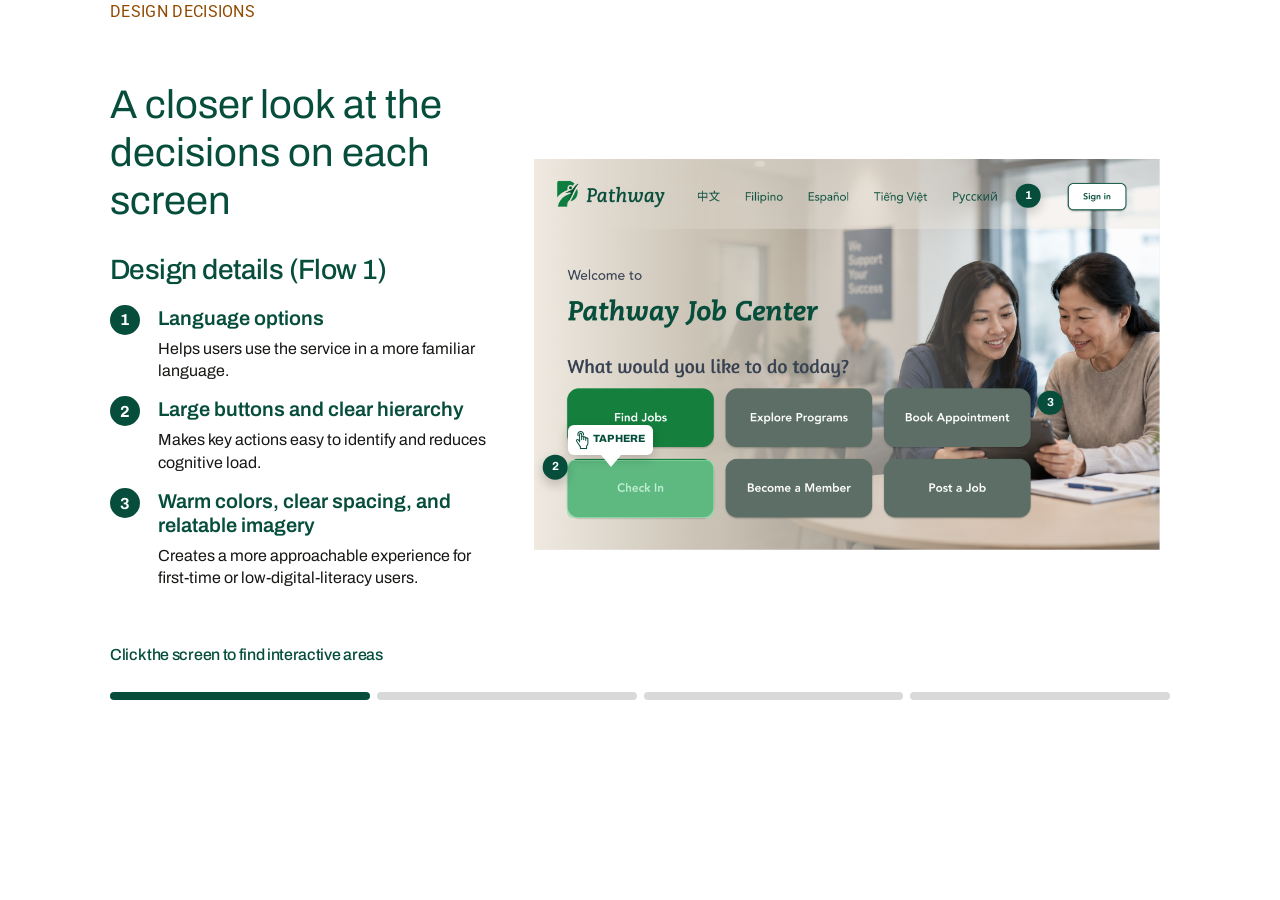
<file: pathway-case-study/design-decision/index.html>
<!doctype html>
<html lang="en"><head><meta charset="utf-8"><meta name="viewport" content="width=device-width,initial-scale=1"><meta name="theme-color" content="#ffffff"><title>Pathway — Design decisions · Responsive screen size v27</title>
  <link rel="icon" href="../../assets/favicon.ico?v=20261027-1" type="image/x-icon">
  <link rel="icon" href="../../assets/favicon.svg?v=20261027-1" type="image/svg+xml" sizes="any"><style>@font-face { font-family:Archivo;src:url("../../shared/fonts/archivo-0e094a7d3c7c.ttf") format("truetype");font-weight:100 900;font-style:normal;font-display:swap }
:root { --accent:#064e3b; --eyebrow:#924900; --hot-rgb:149 226 178; --progress-gray:#d9d9d9; }
* { box-sizing:border-box; }
[hidden] { display:none!important; }
html { color-scheme:light; }
body { margin:0; background:#f5f4f0; color:#171715; font-family:Archivo,"Helvetica Neue",Arial,sans-serif; }
button { font:inherit; cursor:pointer; touch-action:manipulation; }
button:focus-visible,[tabindex]:focus-visible { outline:3px solid var(--accent); outline-offset:3px; }
.stage { width:min(1210px,calc(100% - 40px)); margin:24px auto; padding:clamp(28px,5vw,66px); background:#fff; }
.design-layout { display:grid; grid-template-columns:minmax(0,1fr) minmax(0,390px); grid-template-rows:auto 1fr; grid-template-areas:"header phone" "details phone"; gap:0 clamp(34px,6vw,108px); align-items:start; }
.eyebrow { font-weight:700; font-size:14px; letter-spacing:.025em; color:var(--eyebrow); margin:0 0 48px; min-height:18px; }
.main-title { max-width:500px; color:var(--accent); font-weight:500; font-size:clamp(32px,3.4vw,42px); letter-spacing:-.035em; line-height:1.1; margin:0 0 clamp(60px,6.5vw,100px); overflow-wrap:break-word; }
.details-heading,.completion-panel .screen-guide { color:var(--accent); font-size:clamp(22px,2.3vw,28px); font-weight:500; letter-spacing:-.02em; line-height:1.2; margin:0 0 28px; }
.annotation-list { display:flex; flex-direction:column; width:min(100%,485px); gap:14px; }
.annotation { display:flex; gap:18px; align-items:flex-start; width:100%; }
.annotation.fade-in { animation:annotation-entrance .48s ease-out both; }
.annotation-number { display:grid; place-items:center; flex:0 0 30px; width:30px; height:30px; border-radius:50%; background:var(--accent); color:#fff; font-size:16px; font-weight:700; }
.annotation-copy { min-width:0; }
.annotation-copy h3 { margin:1px 0 8px; font-size:clamp(17px,1.7vw,20px); line-height:1.2; font-weight:600; color:var(--accent); }
.annotation-copy p { font-size:14.5px; line-height:1.4; margin:0; overflow-wrap:break-word; }
.action-button { width:207px; min-height:52px; padding:10px 27px; border:0; border-radius:8px; box-shadow:0 3px 6px #0002; background:var(--accent); color:#fff; font-size:20px; font-weight:600; }
.action-button:hover { filter:brightness(.9); }
.phone-column { grid-area:phone; position:relative; min-width:0; justify-self:center; width:min(100%,340px); }
.phone { position:relative; width:100%; aspect-ratio:390/844; isolation:isolate; container-type:inline-size; background:#eef3f5; }
.image-scroll { position:absolute; inset:0; overflow:hidden; }
.screen { display:block; width:100%; height:100%; object-fit:fill; user-select:none; -webkit-user-select:none; pointer-events:none; }
.outgoing-screen { position:absolute; inset:0; z-index:1; width:100%; height:100%; pointer-events:none; }
#marker-layer,#control-layer { position:absolute; inset:0; pointer-events:none; }
#control-layer { z-index:4; }
.hotspot { position:absolute; pointer-events:auto; z-index:2; padding:0; border:.25641026cqw solid rgb(var(--hot-rgb)/.5); border-radius:var(--hot-radius,8px); background:rgb(var(--hot-rgb)/.58); animation:hotspot-pulse 2s ease-in-out infinite; }
.hotspot:hover { background:rgb(var(--hot-rgb)/.75); }
.hotspot.flash { animation:hotspot-flash .6s ease-in-out 1; }
.hotspot.secondary { background:transparent; border-color:transparent; animation:none; }
.hotspot.secondary:hover,.hotspot.secondary:focus-visible { background:rgb(var(--hot-rgb)/.35); }
.hotspot-tip { position:absolute; isolation:isolate; top:calc(100% + 2.05128205cqw); left:50%; transform:translateX(-50%); display:flex; gap:1.28205128cqw; align-items:center; padding:2.30769231cqw 2.82051282cqw; border-radius:1.79487179cqw; box-shadow:0 .51282051cqw 1.79487179cqw #0003; background:#fff; color:var(--accent); font-size:clamp(10px,2.56410256cqw,12px); font-weight:800; line-height:1; white-space:nowrap; pointer-events:none; }
.hotspot-tip::before { content:""; position:absolute; z-index:-1; top:-1.28205128cqw; left:calc(50% - 1.28205128cqw); width:2.56410256cqw; height:2.56410256cqw; transform:rotate(45deg); background:#fff; }
.tap-label,.tap-icon,.tap-icon-slot { position:relative; z-index:1; }
.hotspot.tip-above .hotspot-tip { top:auto; bottom:calc(100% + 2.05128205cqw); }
.hotspot.tip-above .hotspot-tip::before { top:auto; bottom:-1.28205128cqw; }
.hotspot.tip-left .hotspot-tip { left:0; transform:none; }
.hotspot.tip-right .hotspot-tip { left:auto; right:0; transform:none; }
.tap-icon { width:3.33333333cqw; height:4.35897436cqw; flex:0 0 auto; }
.marker { position:absolute; z-index:1; width:10.76923077cqw; height:10.76923077cqw; border-radius:50%; background:var(--accent); color:white; display:grid; place-items:center; transform:translate(-50%,-50%); pointer-events:none; font-size:4.87179487cqw; line-height:1; font-weight:700; box-shadow:0 .76923077cqw 1.79487179cqw #0003; }
.marker.fade-in { animation:marker-entrance .48s ease-out both; }
.decision-outline { position:absolute; pointer-events:none; border:1.5px solid var(--annotation-outline,var(--accent)); border-radius:3px; }
.progress { margin-top:clamp(25px,4vw,54px); width:100%; }
.bars { display:grid; gap:9px; width:100%; }
.bar { min-width:0; height:10px; border-radius:50px; background:var(--progress-gray); transition:background .3s ease; }
.bar.active { background:var(--accent); }
.scroll-hint { position:absolute; left:50%; bottom:10px; z-index:6; transform:translateX(-50%); padding:7px 12px; border-radius:22px; background:#fffffff2; color:var(--accent); box-shadow:0 2px 7px #0002; font-size:12px; font-weight:600; white-space:nowrap; pointer-events:none; animation:scroll-cue 1.4s ease-in-out 3; }
.scrollable .image-scroll { overflow-y:auto; overscroll-behavior:contain; scrollbar-width:thin; scrollbar-color:var(--accent) transparent; touch-action:pan-y pinch-zoom; }
.scrollable .screen { width:100%; height:auto; object-fit:contain; }
.sr-only { border:0; clip:rect(0,0,0,0); height:1px; margin:-1px; overflow:hidden; padding:0; position:absolute; white-space:nowrap; width:1px; }
.screen-anywhere { position:absolute; inset:0; z-index:6; width:100%; height:100%; padding:0; border:0; background:transparent; }
.screen-anywhere:focus-visible { outline-offset:-4px; }
.typing-layer { position:absolute; inset:0; z-index:5; pointer-events:none; }
.typing-mask { position:absolute; background:#f8fafc; color:#475569; display:flex; align-items:center; justify-content:center; font-size:4.1025641cqw; font-weight:400; line-height:1; }
.typing-mask.current::after { content:""; width:1px; height:1em; background:#475569; margin-left:1px; animation:caret-blink .7s step-end infinite; }
.typing-policy-mask { position:absolute; left:0; top:57%; width:100%; height:43%; background:#e2e8f0; }
@keyframes caret-blink { 50% { opacity:0; } }
@keyframes annotation-entrance { from{opacity:0;transform:translateY(12px)} to{opacity:1;transform:translateY(0)} }
@keyframes marker-entrance { from{opacity:0}to{opacity:1} }
@keyframes hotspot-pulse { 0%,100%{box-shadow:0 0 0 0 rgb(var(--hot-rgb)/.3)} 50%{box-shadow:0 0 0 1.28205128cqw rgb(var(--hot-rgb)/0)} }
@keyframes hotspot-flash { 0%,100%{background:rgb(var(--hot-rgb)/.5)} 50%{background:rgb(var(--hot-rgb)/.9)} }
@keyframes scroll-cue { 50%{transform:translate(-50%,4px)} }
.kiosk-project { --annotation-outline:#924900; }
.kiosk-project .design-layout { grid-template-columns:minmax(0,1fr) minmax(0,1.55fr); }
.kiosk-project .phone-column { width:100%; max-width:740px; padding-right:10px; align-self:center; }
.kiosk-project .phone { touch-action:pan-y pinch-zoom; }
.kiosk-project .marker { width:clamp(18px,3.93cqw,42px); height:clamp(18px,3.93cqw,42px); font-size:clamp(10px,1.87cqw,20px); }
.kiosk-project .hotspot-tip { padding:clamp(5px,.84cqw,9px) clamp(7px,1.03cqw,11px); border-radius:6px; font-size:clamp(10px,.94cqw,12px); gap:5px; }
.kiosk-project .hotspot-tip::before { display:none; }
.kiosk-project .tap-pointer { position:absolute; z-index:-1; left:50%; bottom:calc(100% - 5px); width:27px; height:17px; transform:translateX(-50%); }
.kiosk-project .tip-above .tap-pointer { bottom:auto; top:calc(100% - 5px); transform:translateX(-50%) rotate(180deg); }
.tap-icon-slot { width:13px; height:18px; flex:0 0 13px; }
.figma-tap-hand { display:block; width:13px; height:18px; }
@media(min-width:901px) and (max-width:1120px) {
  .main-title { font-size:clamp(28px,3vw,34px); }
  .details-heading,.completion-panel .screen-guide { font-size:clamp(20px,2.2vw,24px); }
  .annotation-copy p { font-size:14px; }
  .kiosk-project .design-layout { grid-template-columns:minmax(0,1fr) minmax(0,1.55fr); }
}
@media(prefers-reduced-motion:reduce) {
  *,*::before,*::after { animation:none!important; scroll-behavior:auto!important; }
  .bar { transition:none; }
}
.screen-guide { border:0; clip:auto; height:auto; margin:8px 0 0; overflow:visible; padding:0; position:absolute; top:100%; left:0; white-space:normal; width:100%; text-align:center; color:var(--accent); font-size:13px; font-weight:500; line-height:1.35; }
.kiosk-project .screen-guide { width:calc(100% - 10px); }
#marker-layer { position:absolute; inset:0; z-index:20; pointer-events:none; }
.phone[aria-busy="true"] #marker-layer { visibility:hidden; }
.heading { grid-area:header; padding-top:0; }
.details { grid-area:details; min-width:0; display:flex; flex-direction:column; align-items:start; min-height:0; }
.actions { margin-top:clamp(52px,6vw,95px); display:flex; flex-direction:column; align-items:start; gap:12px; min-height:0; }
.phone .marker { font-size:clamp(12px,4.87179487cqw,16px); }
.kiosk-project .phone .marker { font-size:clamp(10px,1.87cqw,20px); }
.phone .hotspot-tip { isolation:isolate; z-index:1; font-size:10.5px; padding:6px 8px; gap:4px; }
.phone .hotspot-tip::before { z-index:-1; top:-4px; left:calc(50% - 4px); width:8px; height:8px; }
.phone .hotspot.tip-above .hotspot-tip { top:auto; bottom:calc(100% + 6px); }
.phone .hotspot.tip-above .hotspot-tip::before { top:auto; bottom:-4px; }
.phone .hotspot.tip-left .hotspot-tip { left:0; transform:none; }
.phone .hotspot.tip-right .hotspot-tip { left:auto; right:0; transform:none; }
.phone .tap-icon { width:clamp(10px,3.33333333cqw,13px); height:clamp(13px,4.35897436cqw,17px); }
.hotspot::after { content:""; position:absolute; left:var(--touch-left,0px); top:var(--touch-top,0px); width:var(--touch-width,100%); height:var(--touch-height,100%); background:transparent; }
@media(min-width:901px) {
  .stage { width:min(1210px,calc(100% - 32px)); margin:12px auto; padding:24px 32px; }
  .design-layout { grid-template-columns:minmax(0,1fr) minmax(0,300px); column-gap:clamp(28px,4vw,64px); }
  .eyebrow { margin-bottom:20px; }
  .main-title { margin-bottom:28px; }
  .details-heading,.completion-panel .screen-guide { margin-bottom:18px; }
  .actions { margin-top:14px; }
  .phone-column { width:min(100%,270px); }
  .kiosk-project .phone-column { width:min(100%,740px); max-width:740px; }
  .screen-guide { margin-top:14px; }
  .progress { margin-top:28px; }
  .bars { gap:7px; }
  .bar { height:8px; }
}


.completion-panel { display:grid; grid-template-columns:minmax(0,1fr) auto; align-items:center; width:100%; gap:14px; }
.completion-panel > .details-heading,.completion-panel > .screen-guide { grid-column:1; grid-row:1; min-width:0; overflow-wrap:break-word; }
.completion-panel > .actions { grid-column:2; grid-row:1; align-self:center; }
.completion-panel .details-heading { margin:0; }
.completion-panel .actions { margin:0; min-height:0; }
@media(max-width:1120px) {
  .action-button { width:116px; min-width:116px; max-width:100%; height:36px; min-height:36px; padding:8px 12px; border-radius:8px; font-size:13px; line-height:20px; }
}

/* Desktop and middle widths keep the same 700px section across every step. Mobile stays content-sized. */
@media(min-width:901px) {
 .stage.action-ready .screen-guide { display:none; }
 .stage { height:700px; margin-top:0; margin-bottom:0; overflow-y:auto; overscroll-behavior-y:contain; scrollbar-gutter:stable; }
 /* Center the title and design notes together, with guidance/actions in a separate bottom row. */
 .design-layout {
  min-height:calc(100% - 36px);
  grid-template-rows:auto minmax(0,1fr) auto auto auto minmax(0,1fr) auto;
  grid-template-areas:"eyebrow phone" ". phone" "title phone" "details-title phone" "annotations phone" ". phone" "completion phone";
 }
 .heading,.details { display:contents; }
 .eyebrow { grid-area:eyebrow; }
 .main-title { grid-area:title; }
 .details > .details-heading { grid-area:details-title; }
 .details > .annotation,.details > .annotation-list { grid-area:annotations; }
 .completion-panel { grid-area:completion; align-self:end; margin-top:0; padding-top:18px; }
 .details.action-ready .completion-panel { padding-top:0; }
 .completion-panel .screen-guide { position:static; top:auto; left:auto; transform:none; width:100%; margin:0; text-align:left; }
}

@media(max-width:900px) {
  .relo-project { font-family:ArchivoMobile,"Helvetica Neue",Arial,sans-serif; }
  .stage { --mobile-device-width:220px; width:100%; margin:0; padding:12px 14px; }
  .design-layout,.kiosk-project .design-layout { grid-template-columns:minmax(0,1fr); grid-template-rows:auto auto auto auto; grid-template-areas:"header" "phone" "progress" "details"; gap:0; }
  .heading { scroll-margin-top:12px; }
  .eyebrow { font-size:12px; line-height:1.2; min-height:18px; margin:0 0 6px; }
  .main-title { font-size:24px; line-height:1.12; margin:0 0 10px; max-width:570px; }
  .phone-column { width:min(100%,var(--mobile-device-width)); }
  .details { padding-top:8px; }
  .details-heading,.completion-panel .screen-guide { font-size:18px; line-height:1.2; margin:0 0 8px; }
  .completion-panel { gap:10px; }
  .completion-panel .details-heading { min-width:0; }
  .completion-panel .actions { align-self:center; }
  .details.action-ready > .annotation,.details.action-ready > .annotation-list:not(:empty) { margin-top:8px; }
  .annotation-list { gap:8px; }
  .annotation { gap:10px; }
  .annotation-number { width:22px; height:22px; flex-basis:22px; font-size:12px; }
  .annotation-copy { min-width:0; }
  .annotation-copy h3 { font-size:15px; line-height:1.25; margin:0 0 4px; }
  .annotation-copy p { font-size:13px; line-height:1.38; }
  .actions { margin-top:10px; }
  .action-button { position:relative; }
  .progress { grid-area:progress; margin-top:8px; margin-bottom:0; }
  .phone .marker { width:10.76923077cqw; height:10.76923077cqw; }
  .phone .hotspot-tip { top:calc(100% + 6px); border-radius:6px; line-height:1; }
  .hotspot::after { z-index:0; }
  .kiosk-project .phone-column { width:100%; max-width:640px; padding-right:10px; align-self:start; }
  .kiosk-project .phone .marker { width:clamp(18px,3.93cqw,42px); height:clamp(18px,3.93cqw,42px); }
  /* Keep a two-line guidance slot even when its message is visually absent. */
  .screen-guide { position:relative; top:auto; left:50%; transform:translateX(-50%); width:calc(100vw - 28px); margin:14px 0 0; font-size:12px; line-height:1.35; min-height:2.7em; display:flex; align-items:center; justify-content:center; }
  .stage.action-ready .screen-guide { visibility:hidden; }
  .kiosk-project .screen-guide { left:0; transform:none; width:100%; }
  .action-button::after { content:""; position:absolute; inset:-2px 0; background:transparent; }
  .bars { gap:6px; }
  .bar { height:7px; }
  .scroll-hint { font-size:11px; bottom:6px; padding:6px 10px; }
}
@media(max-width:900px) and (max-height:720px) {
  .stage { --mobile-device-width:200px; }
}
@media(max-width:900px) and (max-height:600px) {
  .stage { --mobile-device-width:190px; }
}

/* Larger artwork without changing the guided interaction or original aspect ratios. */
@media(min-width:1121px) {
 .kiosk-project .stage { width:min(1360px,calc(100% - 32px)); }
 .kiosk-project .design-layout { grid-template-columns:minmax(0,1fr) minmax(0,1.65fr); column-gap:clamp(28px,3vw,40px); }
}
</style><link rel="stylesheet" href="../../shared/design-decision-integration.css?v=20261016-3">
<script src="../../shared/design-decision-integration.js?v=20261016-1" defer></script></head>
<body class="kiosk-project"><main class="stage" id="stage" tabindex="0" aria-label="Interactive Pathway design decisions">
<section class="design-layout" id="design-layout">
<header class="heading" id="decision-heading"><p class="eyebrow">DESIGN DECISIONS</p><h1 id="main-title" class="main-title">A closer look at the decisions on each screen</h1></header>
<div class="details" id="decision-details"><h2 id="details-heading" class="details-heading">Design details (Flow 1)</h2><div class="annotation-list" id="annotation-list" aria-label="Design decision annotations"></div><div class="actions" id="actions"><button class="action-button" type="button" id="next-flow" hidden>Next Flow</button><button class="action-button" type="button" id="restart" hidden>Restart</button></div><div class="completion-panel" id="completion-panel" hidden></div></div>
<div class="phone-column" id="phone-column"><div class="phone" id="phone"><div class="image-scroll" id="image-scroll" role="region" aria-label="Application screen" tabindex="-1"><img class="screen" id="screen-img" alt="Application screen" draggable="false"></div><div id="marker-layer"></div><div id="control-layer"></div><button id="hotspot" class="hotspot" type="button" aria-label="Continue guided interaction" aria-describedby="screen-guide"><span class="hotspot-tip" aria-hidden="true"><img class="tap-pointer" width="27" height="17" alt="" src="assets/screen-f330cde9973d.svg"><span class="tap-icon-slot"><img class="figma-tap-hand" width="13" height="18" alt="" src="assets/screen-a20ea69fabc1.svg"></span><span class="tap-label">TAP HERE</span></span></button><button id="screen-anywhere" class="screen-anywhere" type="button" aria-label="Fill in example baggage details" aria-describedby="screen-guide" hidden></button><div id="typing-layer" class="typing-layer" aria-hidden="true" hidden></div><div class="scroll-hint" id="scroll-hint" hidden>↓ Scroll to explore</div></div><p class="screen-guide" id="screen-guide" aria-live="polite">Click the screen to find interactive areas</p></div>
</section>
<footer class="progress" id="flow-progress"><div class="bars" id="bars" role="progressbar" aria-valuemin="1" aria-label="Flow progress"></div><span id="live-status" aria-live="polite" class="sr-only"></span></footer>
</main><script>
'use strict';
// Existing Relo-style state model. Percent coordinates refer to each original bitmap.
const IMAGES={"appliance":{"src":"assets/screen-c8fc1d5236b4.webp","w":1070,"h":668,"figmaNode":"2082:169","figmaImageHash":"825e4daf80f443c64765584b0e28e34c5154541e"},"custodial":{"src":"assets/screen-d873e7487d47.webp","w":1070,"h":668,"figmaNode":"2018:153","figmaImageHash":"586b6a777eacbf1e1f46a3595b9c6751310b7cb3"},"english":{"src":"assets/screen-0fc5917451f2.webp","w":1280,"h":799,"figmaNode":"2082:181","figmaImageHash":"ec74d7e3185229e3f131a179c3552a2b2f2e7868"},"home":{"src":"assets/screen-cb62deee029c.webp","w":1070,"h":668,"figmaNode":"2066:31","figmaImageHash":"a4ce41635abcd31a03d90a3fa747734a77d565ce"},"job":{"src":"assets/screen-f2d284c92f3a.webp","w":1070,"h":668,"figmaNode":"2071:27","figmaImageHash":"d9f47a8f97f17914c227342171a3fc432715a018"},"job-categories":{"src":"assets/screen-b9b5192f40de.webp","w":1070,"h":668,"figmaNode":"2068:178","figmaImageHash":"b6f91752983c0d827539a159406b7250c3d01ad9"},"job-contact":{"src":"assets/screen-ac490965dd5f.webp","w":1070,"h":668,"figmaNode":"2075:13","figmaImageHash":"cc7e126342d6451f0980c9f6845bb7cff1ff2743"},"job-liked":{"src":"assets/screen-62d868f356da.webp","w":1070,"h":668,"figmaNode":"2075:25","figmaImageHash":"fbd3e2f53762cf7ec98529e09072585ac7d83d73"},"program-detail":{"src":"assets/screen-7f6c6aed8179.webp","w":1280,"h":3231,"figmaNode":"2082:229","figmaImageHash":"95c8e341ba0f6160c09ac2080d6a716cbd2ef0ee"},"signed-home":{"src":"assets/screen-bbbfc3e127f7.webp","w":1070,"h":668,"figmaNode":"2068:149","figmaImageHash":"a5b80ee39335947eb84ae3abe64c161d9b9e3028"},"signin":{"src":"assets/screen-f758671d58e8.webp","w":1070,"h":668,"figmaNode":"2068:62","figmaImageHash":"3c280eab49539441d8a2c878e146f5a1d42f7e17"},"signin-filled":{"src":"assets/screen-04c7553d5df7.webp","w":1070,"h":668,"figmaNode":"2068:86","figmaImageHash":"9567d971393a18cd36111d0d7c34d2b38e272128"},"hospitality":{"src":"assets/screen-2a86f4da461f.webp","w":1070,"h":896,"figmaNode":"2068:206","figmaImageHash":"ae58156d2c2403ca1987acf1d524990d6d0306a1"},"host":{"src":"assets/screen-e9e2e5b1c6ce.webp","w":1070,"h":668,"figmaNode":"2077:77","figmaImageHash":"2606e5b02d1e11d358d6c567159e062115750366"},"cna":{"src":"assets/screen-d34c8bf29279.webp","w":1070,"h":668,"figmaNode":"2084:5","figmaImageHash":"7301332b9ada24a387cd4ff43b0d718908b6ea5d"}};
const STEPS=[{"slide":"Slide 5","img":"home","notes":[["Language options","Helps users use the service in a more familiar language."],["Large buttons and clear hierarchy","Makes key actions easy to identify and reduces cognitive load."],["Warm colors, clear spacing, and relatable imagery","Creates a more approachable experience for first-time or low-digital-literacy users."]],"hot":[5.28976600803581,76.89165021953086,23.412292626259905,14.974305014023345],"marker":[[78.93,9.438,1],[3.367,78.804,2],[82.483,62.324,3]],"flow":1,"within":0,"label":"Check in","extra":[{"label":"Sign in","rect":[85.16388606664911,6.278807847222324,9.504072199007556,6.716721360403685],"action":"next"}],"alt":"Pathway Job Center home screen"},{"slide":"Slide 6","img":"signin","notes":[["Simple sign-in with a phone number or Member ID","Lowers the barrier for users to access their accounts."]],"hot":[29.609375,50.81351689612015,40.78125,7.008760951188986],"marker":[[74.347,54.383,1]],"flow":1,"within":1,"label":"Use the example phone number","alt":"Sign in with a phone number or Member ID"},{"slide":"Slide 7","img":"signin-filled","notes":[["Simple sign-in with a phone number or Member ID","Lowers the barrier for users to access their accounts."]],"hot":[29.54101080985065,60.90458593451675,19.64434901849223,6.716721360403685],"marker":[[72.664,55.432,1]],"flow":1,"within":2,"label":"Sign in with the example number","alt":"Sign-in form with an example phone number"},{"slide":"Slide 8","img":"signed-home","notes":[],"hot":null,"action":"next","flow":1,"within":3,"alt":"Signed-in Pathway home screen"},{"slide":"Slide 9","img":"signed-home","notes":[],"hot":[18.046309248579988,58.478308361484885,23.412292626259905,14.974305014023345],"flow":2,"within":0,"label":"Find Jobs","alt":"Signed-in Pathway home screen"},{"slide":"Slide 10","img":"job-categories","notes":[["Step-by-step job search","Reduces information overload by showing only what users need at each stage."]],"hot":[5.824783887463943,41.30589624332299,20.535110301756163,43.6965174988259],"marker":[[3.834,35.805,1]],"flow":2,"within":1,"label":"Browse Hospitality jobs","alt":"Choose a job category","outlines":[[5.797101449275362,39.70037453183521,88.35904628330997,49.8876404494382]]},{"slide":"Slide 11","img":"hospitality","notes":[["Category-based browsing","Helps users find jobs without needing to know specific job titles or search terms."]],"hot":[34.908209924715074,31.471820384122974,30.055922266611933,14.3581491680607],"marker":[[34.882,29.144,1]],"flow":2,"within":2,"label":"Open the Summer Hotel Janitor job","alt":"Hospitality job opportunities"},{"slide":"Slide 13","img":"job","notes":[["Saved activity","Allows advisors to understand user interests and provide more relevant support."]],"hot":[80.67753530108263,2.765312222477443,5.143503472915098,8.239905311315386],"marker":[[91.835,13.184,1]],"flow":2,"within":3,"label":"Save this job","alt":"Janitor job details"},{"slide":"Slide 14","img":"job-liked","notes":[],"hot":[67.51905064369139,3.5527475373187825,12.21366982853923,6.761067032624582],"flow":2,"within":4,"label":"I'm Interested — show employer contact information","alt":"Saved Janitor job"},{"slide":"Slide 15","img":"job-contact","notes":[["Interested job","Users can click ‘I’m Interested’ to access employer contact information. The action is automatically recorded in the agency’s case management system."],["Navigation between jobs","Lets users compare opportunities without returning to the main list."]],"hot":[94.84667163177922,42.803611395999724,5.153322888636118,19.263999719094137],"marker":[[54.428,35.357,1],[101.935,58.129,2]],"flow":2,"within":5,"label":"View the next job","alt":"Employer contact information for the Janitor job"},{"slide":"Slide 16","img":"host","notes":[],"hot":null,"action":"next","flow":2,"within":6,"alt":"Host job at House of Nanking"},{"slide":"Slide 17","img":"custodial","notes":[["Carousel","Lets users explore programs one at a time without feeling overwhelmed. Navigation controls make it easy to move between different options."],["Large images and clear summary","Helps users quickly understand what each program offers."]],"hot":null,"autoplay":true,"marker":[[14.402,91.238,1],[49.004,63.672,2]],"flow":3,"within":0,"courseNav":true,"alt":"Custodial Training course","outlines":[[17.48791276617632,85.39543329193404,64.90166556003405,12.135140520432731],[50.96744629714489,63.672033594863095,44.32765054100308,15.73073771167206]]},{"slide":"Slide 18","img":"appliance","notes":[["Carousel","Lets users explore programs one at a time without feeling overwhelmed. Navigation controls make it easy to move between different options."],["Large images and clear summary","Helps users quickly understand what each program offers."]],"hot":null,"autoplay":true,"marker":[[14.402,91.238,1],[49.004,63.672,2]],"flow":3,"within":1,"courseNav":true,"alt":"Appliance Repairing course","outlines":[[17.48791276617632,85.39543329193404,64.90166556003405,12.135140520432731],[50.96744629714489,63.672033594863095,44.32765054100308,15.73073771167206]]},{"slide":"CNA","img":"cna","notes":[["Carousel","Lets users explore programs one at a time without feeling overwhelmed. Navigation controls make it easy to move between different options."],["Large images and clear summary","Helps users quickly understand what each program offers."]],"hot":null,"autoplay":true,"marker":[[14.402,91.238,1],[49.004,63.672,2]],"flow":3,"within":2,"courseNav":true,"alt":"CNA Training course","outlines":[[17.48791276617632,85.39543329193404,64.90166556003405,12.135140520432731],[50.96744629714489,63.672033594863095,44.32765054100308,15.73073771167206]]},{"slide":"Slide 20","img":"english","notes":[["Carousel","Lets users explore programs one at a time without feeling overwhelmed. Navigation controls make it easy to move between different options."],["Large images and clear summary","Helps users quickly understand what each program offers."]],"hot":[18.046875,87.35919899874844,15.632578125,7.59874843554443],"marker":[[14.402,91.238,1],[49.004,63.672,2]],"flow":3,"within":3,"label":"Return to Custodial Training","courseNav":true,"alt":"English Class course","outlines":[[17.48791276617632,85.39543329193404,64.90166556003405,12.135140520432731],[50.96744629714489,63.672033594863095,44.32765054100308,15.73073771167206]]},{"slide":"Slide 21","img":"custodial","notes":[["Learn more actions","Lets users explore additional details only when they are interested."]],"hot":[13.684453125,68.78635794743428,15.632578125,8.801001251564454],"marker":[],"flow":3,"within":4,"label":"Learn more about Custodial Training","courseNav":true,"alt":"Custodial Training course"},{"slide":"Slide 22","img":"program-detail","notes":[],"hot":null,"scroll":true,"action":"restart","flow":3,"within":5,"alt":"Custodial Training details, eligibility and careers"}];
const FLOW_LENGTHS=[4, 7, 6];
const IS_KIOSK=true;
let index=0,lastNotes='',lastFlow=0,timer=null,frameAnimation=null,revealAnimation=null;
let manualCarousel=false,scrollComplete=false,exitSaved=false,transitionToken=0;
let typingTimer=null,typingActive=false;
const $=id=>document.getElementById(id);
const stage=$('stage'),device=$('phone'),screen=$('screen-img'),hot=$('hotspot');
const noteList=$('annotation-list'),markers=$('marker-layer'),bars=$('bars'),scroll=$('image-scroll');
const controlLayer=$('control-layer');
const reduced=matchMedia('(prefers-reduced-motion:reduce)');
const anywhere=$('screen-anywhere'),typingLayer=$('typing-layer');
const COURSE_STEPS=IS_KIOSK?[15,12,13,14]:[];
const COURSE_NAMES=['Custodial','Appliance Repairing','CNA','English'];
function clearTimer(){if(timer!==null){clearTimeout(timer);timer=null;}}
function cancelReveal(){if(revealAnimation!==null){cancelAnimationFrame(revealAnimation);revealAnimation=null;}}
function clearCrossfade(){if(frameAnimation){frameAnimation.cancel();frameAnimation=null;}document.querySelectorAll('.outgoing-screen').forEach(n=>n.remove());}
function nextStep(){if(index+1<STEPS.length)showStep(index+1,{user:true,flowStart:STEPS[index].action==='next'});}
function rebuildNotes(notes,animate){
 const sig=JSON.stringify(notes);if(sig===lastNotes)return;
 lastNotes=sig;noteList.replaceChildren();
 notes.forEach(([title,body],i)=>{
  const item=document.createElement('div');item.className='annotation'+(animate?' fade-in':'');
  const number=document.createElement('span');number.className='annotation-number';number.setAttribute('aria-hidden','true');number.textContent=String(i+1);
  const copy=document.createElement('div');copy.className='annotation-copy';
  const h=document.createElement('h3');h.textContent=title;const p=document.createElement('p');p.textContent=body;
  copy.append(h,p);item.append(number,copy);noteList.append(item);
 });
}
function rebuildMarkers(data,animate){
 const sig=JSON.stringify(data||[]);if(markers.dataset.sig===sig)return;
 markers.dataset.sig=sig;markers.replaceChildren();
 for(const [x,y,n] of data||[]){
  const badge=document.createElement('span');badge.className='marker'+(animate?' fade-in':'');badge.textContent=String(n||1);badge.style.left=x+'%';badge.style.top=y+'%';badge.setAttribute('aria-hidden','true');markers.append(badge);
 }
}
function updateProgress(flow,position){
 const total=FLOW_LENGTHS[flow-1];
 if(lastFlow!==flow){bars.replaceChildren();bars.style.gridTemplateColumns=`repeat(${total},minmax(0,1fr))`;for(let j=0;j<total;j++){const b=document.createElement('span');b.className='bar';b.setAttribute('aria-hidden','true');bars.append(b);}lastFlow=flow;}
 Array.from(bars.children).forEach((b,j)=>b.classList.toggle('active',j<=position));

 bars.setAttribute('aria-label',`Flow ${flow}, step ${position+1} of ${total}`);bars.setAttribute('aria-valuemax',String(total));bars.setAttribute('aria-valuenow',String(position+1));
}
function positionControl(button,rect){
 const [x,y,w,h]=rect;Object.assign(button.style,{left:x+'%',top:y+'%',width:w+'%',height:h+'%'});
 button.classList.toggle('tip-above',y+h>84);button.classList.toggle('tip-right',x+w/2>72);button.classList.toggle('tip-left',x+w/2<28);
 button.style.setProperty('--hot-radius',IS_KIOSK?'6px':Math.min(14,Math.max(4,w/5))/390*100+'cqw');
}
function activate(action){
 if(action==='save-exit'){
  // Demonstration state only: nothing is stored or submitted to an airline.
  exitSaved=true;screen.src=IMAGES.dashboard.src;screen.dataset.img='dashboard';screen.alt='Onway checklist after leaving the unfinished task';device.style.aspectRatio='390 / 844';hot.hidden=true;controlLayer.replaceChildren();markers.replaceChildren();$('screen-guide').textContent='Click Next Flow to continue';$('live-status').textContent='Returned to the checklist in this demonstration. No information was submitted.';return;
 }
 if(action==='cancel-exit'){showStep(2,{user:true});return;}
 if(action==='complete'){$('screen-guide').textContent='All flows completed';hot.hidden=true;return;}
 nextStep();
}
function addSecondary(label,rect,callback){
 const button=document.createElement('button');button.className='hotspot secondary';button.type='button';button.setAttribute('aria-label',label);positionControl(button,rect);button.addEventListener('click',callback);controlLayer.append(button);return button;
}
function buildSecondary(s){
 controlLayer.replaceChildren();
 for(const rect of s.outlines||[]){const outline=document.createElement('span');outline.className='decision-outline';outline.setAttribute('aria-hidden','true');const [x,y,w,h]=rect;Object.assign(outline.style,{left:x+'%',top:y+'%',width:w+'%',height:h+'%'});controlLayer.append(outline);}
 for(const extra of s.extra||[])addSecondary(extra.label,extra.rect,()=>activate(extra.action));
 if(s.courseNav){
  COURSE_NAMES.forEach((name,j)=>{
   const button=addSecondary('Show '+name,[100*(231+j*200.097)/1280,100*698/799,100*200.097/1280,100*60.714/799],()=>showStep(COURSE_STEPS[j],{manual:true,user:true}));
   button.dataset.course=String(j);button.setAttribute('aria-pressed',String(s.img===['custodial','appliance','cna','english'][j]));
  });
 }
}

// Temporary HTML masks simulate typing over the exact, unchanged Figma bitmap.
// The masks are removed at the end so the original supplied pixels remain final.
function cancelTyping(){
 if(typingTimer!==null){clearTimeout(typingTimer);typingTimer=null;}
 typingActive=false;typingLayer.replaceChildren();typingLayer.hidden=true;
 device.setAttribute('aria-busy','false');
}
function updateGuidance(){
 const s=STEPS[index];
 $('screen-guide').textContent=s.action==='next'?`Flow ${s.flow} completed`:guidance(s);
}
function startTyping(token){
 if(reduced.matches)return;
 typingActive=true;typingLayer.hidden=false;device.setAttribute('aria-busy','true');hot.hidden=true;
 const policy=document.createElement('span');policy.className='typing-policy-mask';typingLayer.append(policy);
 const values=['5','23','23','23','23','28'];
 const slots=[[30,315,28,25],[28,415,29,23],[103,415,29,23],[178,415,29,23],[253,415,29,23],[328,415,29,23]];
 const cells=slots.map(([x,y,w,h])=>{const cell=document.createElement('span');cell.className='typing-mask';Object.assign(cell.style,{left:x/390*100+'%',top:y/812*100+'%',width:w/390*100+'%',height:h/812*100+'%'});typingLayer.append(cell);return cell;});
 let field=0,character=0;
 function tick(){
  if(token!==transitionToken||!typingActive)return;
  if(field===values.length){cancelTyping();hot.hidden=!STEPS[index].hot;updateGuidance();refreshMobileUI();$('live-status').textContent='Example baggage details filled in. Continue to review the next policy.';return;}
  const cell=cells[field];cell.classList.add('current');cell.textContent=values[field].slice(0,++character);
  let delay=180;
  if(character===values[field].length){cell.classList.remove('current');field++;character=0;delay=300;}
  typingTimer=setTimeout(tick,delay);
 }
 updateGuidance();typingTimer=setTimeout(tick,350);
}

function guidance(s){
 if(typingActive)return 'Watch the example baggage details fill in';
 if(s.anywhere)return 'Click anywhere on the screen to fill in baggage details';
 if(s.scroll)return scrollComplete?'All flows completed':'Scroll within the screen to explore the program';
 if(s.action==='restart')return 'All flows completed';
 if(s.action==='next')return 'Click Next Flow to continue';
 if(s.courseNav){if(index===15)return 'Click Learn more to reveal the content below';if(s.img==='english')return 'Carousel paused · Click Custodial to continue';if(manualCarousel)return 'Carousel paused · Select a course to explore';return 'Carousel changes automatically every 3 seconds';}
 if(!IS_KIOSK&&s.flow===2)return s.typing?'Click Continue to review the next policy':'Click the highlighted area to continue';
 return 'Click the screen to find interactive areas';
}
function startAutoplay(i){
 const s=STEPS[i];if(!s.autoplay||manualCarousel||document.hidden||(mobileMode()&&!courseScreenVisible))return;
 timer=setTimeout(()=>{if(index===i&&!document.hidden&&(!mobileMode()||courseScreenVisible))showStep(i+1);},3000);
}
function crossfade(oldSource,token){
 if(reduced.matches||!oldSource)return;
 const outgoing=document.createElement('img');outgoing.className='outgoing-screen';outgoing.src=oldSource;outgoing.alt='';outgoing.setAttribute('aria-hidden','true');scroll.append(outgoing);
 const ready=()=>{if(token!==transitionToken){outgoing.remove();return;}frameAnimation=outgoing.animate([{opacity:1},{opacity:0}],{duration:600,easing:'cubic-bezier(.4,0,.2,1)',fill:'forwards'});frameAnimation.finished.then(()=>{outgoing.remove();frameAnimation=null;},()=>outgoing.remove());};
 screen.decode().then(ready,()=>outgoing.remove());
}
function revealProgramContent(token){
 if(reduced.matches||token!==transitionToken)return;
 const maximum=scroll.scrollHeight-scroll.clientHeight;
 // Reveal some content below the fold, without automatically finishing the page.
 const target=mobileMode()?Math.min(scroll.clientHeight*.08,maximum*.08,28):Math.min(780*scroll.clientWidth/1280,maximum*.45);
 if(target<=0)return;
 const start=scroll.scrollTop,started=performance.now();
 function tick(now){if(token!==transitionToken)return;const p=Math.min(1,(now-started)/950),ease=p<.5?4*p*p*p:1-Math.pow(-2*p+2,3)/2;scroll.scrollTop=start+(target-start)*ease;if(p<1)revealAnimation=requestAnimationFrame(tick);else revealAnimation=null;}
 revealAnimation=requestAnimationFrame(tick);
}
function showStep(i,options={}){
 if(i<0||i>=STEPS.length)return;
 const previous=STEPS[index],s=STEPS[i],oldSource=screen.src;
 const isCarouselChange=IS_KIOSK&&previous.courseNav&&s.courseNav&&previous.img!==s.img;
 clearTimer();cancelReveal();clearCrossfade();cancelTyping();const token=++transitionToken;
 index=i;manualCarousel=!!options.manual;scrollComplete=false;exitSaved=false;
 stage.dataset.step=String(s.within+1);stage.dataset.flow=String(s.flow);stage.dataset.slide=s.slide;
 const notesChanged=lastNotes!==JSON.stringify(s.notes);rebuildNotes(s.notes,i!==0);
 const a=IMAGES[s.img];if(screen.dataset.img!==s.img){screen.src=a.src;screen.dataset.img=s.img;}screen.alt=s.alt;
 device.style.aspectRatio=s.scroll?'1280 / 799':`${a.w} / ${a.h}`;
 stage.classList.toggle('scrollable',!!s.scroll);scroll.scrollTop=0;
 scroll.setAttribute('tabindex',s.scroll?'0':'-1');scroll.setAttribute('aria-label',s.scroll?'Scrollable Custodial Training program details':s.alt);
 rebuildMarkers(s.marker||[],i!==0&&notesChanged);
 hot.dataset.tipAlign=s.tipAlign||'';hot.hidden=!s.hot;if(s.hot){positionControl(hot,s.hot);if(s.tipAlign==='center')hot.classList.remove('tip-left','tip-right');hot.setAttribute('aria-label',s.label||'Continue guided interaction');}
 buildSecondary(s);
 device.setAttribute('tabindex',s.courseNav?'0':'-1');device.setAttribute('role',s.courseNav?'region':'group');device.setAttribute('aria-label',s.courseNav?'Training courses. Swipe or use left and right arrow keys to explore.':s.alt);
 $('next-flow').hidden=s.action!=='next';$('restart').hidden=s.action!=='restart'||!!s.scroll;
 $('scroll-hint').hidden=!s.scroll;
 anywhere.hidden=!s.anywhere;updateGuidance();
 updateProgress(s.flow,s.within);$('live-status').textContent=`${s.alt}. Flow ${s.flow}, step ${s.within+1} of ${FLOW_LENGTHS[s.flow-1]}`;
 if(isCarouselChange)crossfade(oldSource,token);
 if(s.scroll)screen.decode().then(()=>requestAnimationFrame(()=>revealProgramContent(token)),()=>{});
 startAutoplay(i);if(s.typing)startTyping(token);refreshMobileUI(options);
}
function restart(){lastNotes='';lastFlow=0;markers.dataset.sig='';showStep(0,{user:true,reset:true});}
function updateScrollState(){
 if(!STEPS[index].scroll)return;
 const max=scroll.scrollHeight-scroll.clientHeight;if(max<=0)return;
 if(scroll.scrollTop>10)$('scroll-hint').hidden=true;
 if(scroll.scrollTop>=max-3&&!scrollComplete){scrollComplete=true;$('restart').hidden=false;updateGuidance();$('live-status').textContent='All three flows completed';refreshMobileUI({user:true});}
}

// Mobile-only viewport and touch helpers. They preserve original image coordinates.
let mobileViewFrame=null,mobileViewRevision=0;
const mobileMode=()=>matchMedia('(max-width:900px)').matches;
function mobileVisibleHeight(){return window.designDecisionViewportHeight || (window.visualViewport?window.visualViewport.height:window.innerHeight);}

function updateMobileSizing(){
 if(!mobileMode())return;
 const height=mobileVisibleHeight();
 document.getElementById('stage').style.setProperty('--mobile-device-width',height<=600?'190px':height<=720?'200px':'220px');
}
function fitTouchRect(rect,bounds,target=mobileMode()?40:32){
 const width=Math.min(Math.max(rect.w,target),bounds.right-bounds.left),height=Math.min(Math.max(rect.h,target),bounds.bottom-bounds.top);
 return {x:Math.max(bounds.left,Math.min(rect.x+rect.w/2-width/2,bounds.right-width)),y:Math.max(bounds.top,Math.min(rect.y+rect.h/2-height/2,bounds.bottom-height)),w:width,h:height};
}
function touchIntersects(a,b){return Math.min(a.x+a.w,b.x+b.w)-Math.max(a.x,b.x)>.05&&Math.min(a.y+a.h,b.y+b.h)-Math.max(a.y,b.y)>.05;}
function refreshTouchTargets(){
 const device=document.getElementById('phone'),primary=document.getElementById('hotspot'),layer=document.getElementById('control-layer');
 const buttons=[primary,...(layer?Array.from(layer.children).filter(n=>n.tagName.toLowerCase()==='button'):[])].filter(n=>!n.hidden);
 const width=device.clientWidth;if(!width)return;
 const aspect=(device.style.aspectRatio||'390 / 844').split('/').map(Number),height=width*aspect[1]/aspect[0];
 const items=buttons.map(button=>{
  const rect={x:parseFloat(button.style.left)*width/100,y:parseFloat(button.style.top)*height/100,w:parseFloat(button.style.width)*width/100,h:parseFloat(button.style.height)*height/100};
  return {button,rect,bounds:{left:0,top:0,right:width,bottom:height+12}};
 });
 // Split neighboring targets at the space between their original visual areas.
 // Duplicate primary/course controls retain the same destination and are allowed.
 for(let i=0;i<items.length;i++)for(let j=i+1;j<items.length;j++){
  const a=items[i],b=items[j],ra=a.rect,rb=b.rect;
  if(!touchIntersects(fitTouchRect(ra,a.bounds),fitTouchRect(rb,b.bounds)))continue;
  const separateX=ra.x+ra.w<=rb.x+.05||rb.x+rb.w<=ra.x+.05;
  const separateY=ra.y+ra.h<=rb.y+.05||rb.y+rb.h<=ra.y+.05;
  if(!separateX&&!separateY)continue;
  if(separateX&&(!separateY||Math.abs((ra.x+ra.w/2)-(rb.x+rb.w/2))>=Math.abs((ra.y+ra.h/2)-(rb.y+rb.h/2)))){
   const [left,right]=ra.x<rb.x?[a,b]:[b,a],cut=(left.rect.x+left.rect.w+right.rect.x)/2;
   left.bounds.right=Math.min(left.bounds.right,cut);right.bounds.left=Math.max(right.bounds.left,cut);
  }else{
   const [above,below]=ra.y<rb.y?[a,b]:[b,a],cut=(above.rect.y+above.rect.h+below.rect.y)/2;
   above.bounds.bottom=Math.min(above.bounds.bottom,cut);below.bounds.top=Math.max(below.bounds.top,cut);
  }
 }
 for(const {button,rect,bounds} of items){
  const hit=fitTouchRect(rect,bounds);
  button.style.setProperty('--touch-left',(hit.x-rect.x)+'px');button.style.setProperty('--touch-top',(hit.y-rect.y)+'px');
  button.style.setProperty('--touch-width',hit.w+'px');button.style.setProperty('--touch-height',hit.h+'px');
  button.dataset.touchRect=JSON.stringify(hit);button.dataset.visualRect=JSON.stringify(rect);
  button.classList.toggle('tip-above',(rect.y+rect.h)/height>.84);
  // Keep hints on the screen when the target is close to an edge.
  button.classList.toggle('tip-left',button.dataset.tipAlign!=='center'&&(rect.x+rect.w/2)/width<.28);button.classList.toggle('tip-right',button.dataset.tipAlign!=='center'&&(rect.x+rect.w/2)/width>.72);
 }
}
// One header represents ordinary steps, Next Flow, and the completed state.
function syncDecisionHeader(){
 const root=document.getElementById('stage'),details=document.getElementById('decision-details');
 const next=!document.getElementById('next-flow').hidden,restart=!document.getElementById('restart').hidden;
 const state=next?'next':restart?'restart':'none';
 document.getElementById('details-heading').textContent=next?'Click Next Flow to continue':restart?'All flows completed':'Design details (Flow '+root.dataset.flow+')';
 details.classList.toggle('flow-next',next);
 details.classList.toggle('action-ready',state!=='none');
 root.classList.toggle('action-ready',state!=='none');
 root.dataset.actionState=state;
}
// Keep mobile progress below the artwork and anchor desktop guidance at lower left.
function arrangeDecisionLayout(){
 const root=document.getElementById('stage'),layout=document.getElementById('design-layout');
 const heading=document.getElementById('decision-heading'),phoneColumn=document.getElementById('phone-column');
 const details=document.getElementById('decision-details'),progress=document.getElementById('flow-progress');
 const title=document.getElementById('details-heading'),actions=document.getElementById('actions'),panel=document.getElementById('completion-panel');
 const guide=document.getElementById('screen-guide'),notes=document.getElementById('annotation-list')||document.getElementById('annotation');
 const mobile=mobileMode(),action=!document.getElementById('next-flow').hidden||!document.getElementById('restart').hidden;
 const placement=mobile?'mobile':'desktop',key=placement+':'+action;
 panel.hidden=mobile&&!action;
 if(root.dataset.layoutKey===key)return;
 if(mobile){
  phoneColumn.append(guide);
  if(action){panel.append(title,actions);details.append(panel,notes);}
  else details.append(title,notes,actions,panel);
  layout.append(heading,phoneColumn,progress,details);
 }else{
  if(action){panel.append(guide,title,actions);details.append(notes,panel);}
  else{panel.append(guide,actions);details.append(title,notes,panel);}
  layout.append(heading,details,phoneColumn);root.append(progress);
 }
 root.dataset.progressPlacement=placement;root.dataset.layoutKey=key;
}
function refreshMobileUI(options={}){
 syncDecisionHeader();
 arrangeDecisionLayout();
 ++mobileViewRevision;
 if(mobileViewFrame!==null){cancelAnimationFrame(mobileViewFrame);mobileViewFrame=null;}
 updateMobileSizing();refreshTouchTargets();
 if(!mobileMode()||!options.user)return;
 const revision=mobileViewRevision;
 mobileViewFrame=requestAnimationFrame(()=>{
  mobileViewFrame=null;if(revision!==mobileViewRevision||!mobileMode())return;
  let target,block='nearest';
  const next=document.getElementById('next-flow'),restart=document.getElementById('restart'),hot=document.getElementById('hotspot');
  if(options.flowStart||options.reset){target=document.getElementById('decision-heading');block='start';}
  else if(!next.hidden)target=next;
  else if(!restart.hidden)target=restart;
  else target=!hot.hidden?hot:document.getElementById('phone');
  if(!target)return;
  const rect=target.getBoundingClientRect(),height=mobileVisibleHeight();
  if(window.parent!==window&&window.scrollDecisionTarget)window.scrollDecisionTarget(target,block);else if(rect.top<16||rect.bottom>height-16)target.scrollIntoView({block,behavior:matchMedia('(prefers-reduced-motion:reduce)').matches?'auto':'smooth'});
 });
}
function mobileResize(){arrangeDecisionLayout();updateMobileSizing();refreshTouchTargets();}
window.addEventListener('resize',mobileResize,{passive:true});
if(window.visualViewport)window.visualViewport.addEventListener('resize',mobileResize,{passive:true});
updateMobileSizing();

hot.addEventListener('click',()=>{if(!typingActive&&STEPS[index].hot)activate(STEPS[index].hotAction||'next');});
anywhere.addEventListener('click',()=>{if(STEPS[index].anywhere)nextStep();});
$('next-flow').addEventListener('click',nextStep);$('restart').addEventListener('click',restart);
scroll.addEventListener('scroll',updateScrollState,{passive:true});
for(const event of ['wheel','touchstart','pointerdown','keydown'])scroll.addEventListener(event,cancelReveal,{passive:true});
stage.addEventListener('click',event=>{if(event.target.closest('button,a')||STEPS[index].scroll)return;hot.classList.remove('flash');void hot.offsetWidth;hot.classList.add('flash');});
hot.addEventListener('animationend',()=>hot.classList.remove('flash'));

// Native vertical page scrolling remains available while horizontal swipes
// select courses. Manual navigation pauses the demonstration timer.
let coursePointer=null,suppressCourseClickUntil=0;
function selectAdjacentCourse(delta){
 const s=STEPS[index];if(!s.courseNav)return;
 const current=['custodial','appliance','cna','english'].indexOf(s.img);
 const next=Math.max(0,Math.min(3,current+delta));
 if(next!==current)showStep(COURSE_STEPS[next],{manual:true,user:true});
}
device.addEventListener('keydown',event=>{
 if(!STEPS[index].courseNav||!['ArrowLeft','ArrowRight'].includes(event.key))return;
 event.preventDefault();selectAdjacentCourse(event.key==='ArrowRight'?1:-1);
});
device.addEventListener('pointerdown',event=>{
 coursePointer=STEPS[index].courseNav?{id:event.pointerId,x:event.clientX,y:event.clientY}:null;
},{passive:true});
device.addEventListener('pointercancel',()=>{coursePointer=null;},{passive:true});
device.addEventListener('pointerup',event=>{
 const start=coursePointer;coursePointer=null;
 if(!start||start.id!==event.pointerId||!STEPS[index].courseNav)return;
 const dx=event.clientX-start.x,dy=event.clientY-start.y;
 if(Math.abs(dx)<36||Math.abs(dx)<Math.abs(dy)*1.4)return;
 suppressCourseClickUntil=performance.now()+350;selectAdjacentCourse(dx<0?1:-1);
},{passive:true});
device.addEventListener('click',event=>{
 if(performance.now()<suppressCourseClickUntil){event.preventDefault();event.stopImmediatePropagation();}
},true);

document.addEventListener('visibilitychange',()=>{clearTimer();if(!document.hidden)startAutoplay(index);});

// Pause the mobile carousel while readers are viewing content below the screen.
let courseScreenVisible=true;
window.addEventListener('resize',()=>{clearTimer();startAutoplay(index);},{passive:true});
if(typeof IntersectionObserver!=='undefined'){
 const courseObserver=new IntersectionObserver(entries=>{
  const entry=entries.find(e=>e.target===device);if(!entry)return;
  const visible=entry.isIntersecting&&entry.intersectionRatio>=.35;
  if(visible===courseScreenVisible)return;
  courseScreenVisible=visible;
  if(mobileMode()){clearTimer();if(visible)startAutoplay(index);}
 },{threshold:[0,.35]});
 courseObserver.observe(device);
}

showStep(0);
window.DesignDecisionPreview={getStep:()=>index,getFlow:()=>STEPS[index].flow,goToStep:showStep,getSlides:()=>STEPS.map(s=>s.slide),getState:()=>({index,manualCarousel,scrollComplete,exitSaved,typingActive})};
</script></body></html>
</file>
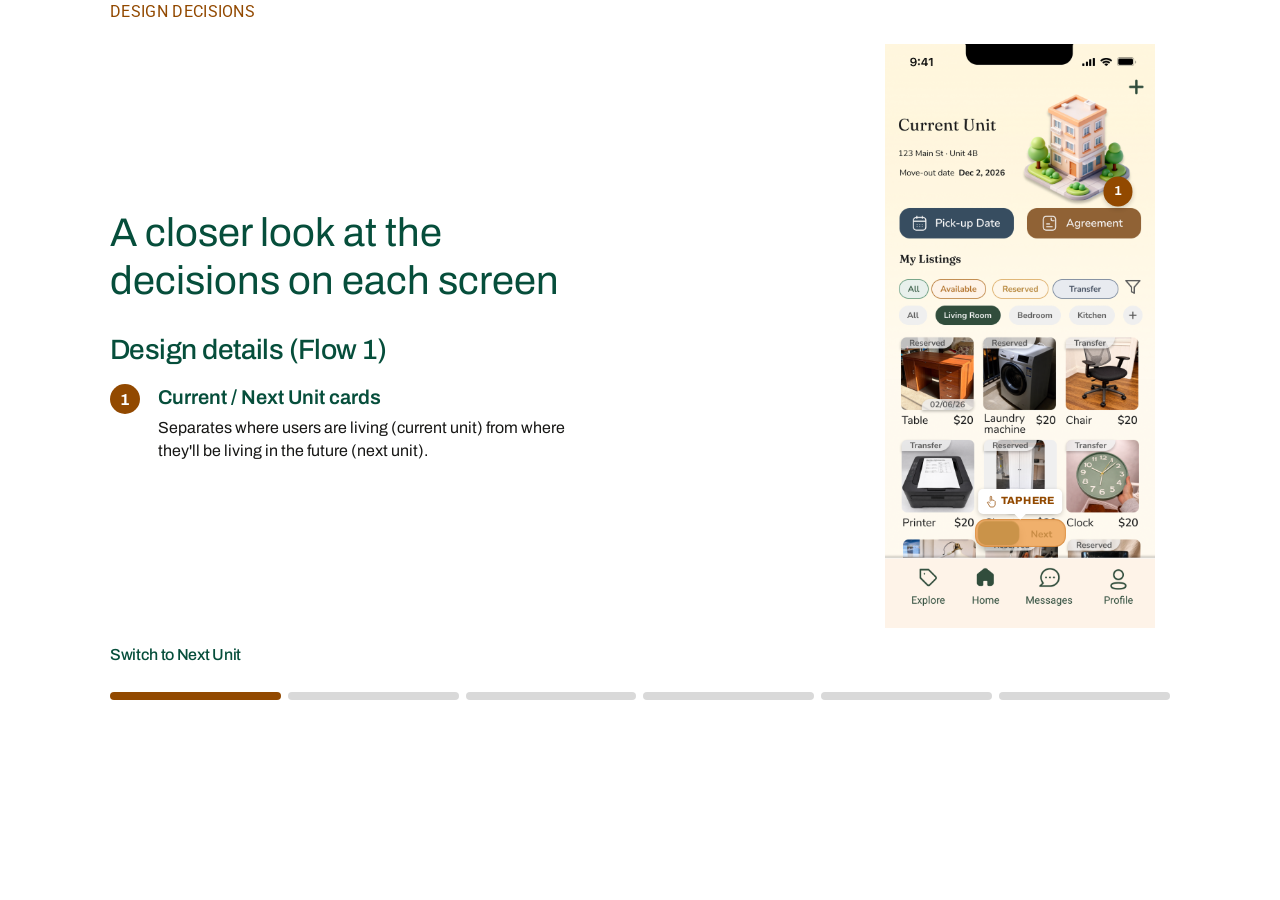
<file: relo-case-study/design-decision/index.html>
<!doctype html>
<html lang="en"><head><meta charset="utf-8"><meta name="viewport" content="width=device-width, initial-scale=1"><title>Relo — Design decisions · Mobile guidance slot — Centered content and bottom actions</title>
  <link rel="icon" href="../../assets/favicon.ico?v=20261027-1" type="image/x-icon">
  <link rel="icon" href="../../assets/favicon.svg?v=20261027-1" type="image/svg+xml" sizes="any"><style>:root { --relo-brown:#924900; --relo-green:#064e3b; --relo-orange:#f39c45; --relo-gray:#d9d9d9; }
* { box-sizing:border-box; }
[hidden] { display:none !important; }
html { color-scheme:light; }
body { margin:0; background:#f5f4f0; color:#171715; font-family:Archivo,"Helvetica Neue",Arial,sans-serif; }
button { font:inherit; cursor:pointer; }
button:focus-visible { outline:3px solid var(--relo-green); outline-offset:3px; }
.stage { width:min(1210px,calc(100% - 40px)); margin:24px auto; padding:clamp(28px,5vw,66px); background:white; }
.design-layout { display:grid; grid-template-columns:minmax(0,1fr) minmax(0,390px); grid-template-rows:auto 1fr; grid-template-areas:"header phone" "details phone"; gap:0 clamp(34px,6vw,108px); align-items:start; }
.eyebrow { font-weight:700; font-size:14px; letter-spacing:.025em; color:var(--relo-brown); margin:0 0 48px; min-height:18px; }
.main-title { max-width:500px; color:var(--relo-green); font-weight:500; font-size:clamp(32px,3.4vw,42px); letter-spacing:-.035em; line-height:1.1; margin:0 0 clamp(60px,6.5vw,100px); }
.details-heading,.completion-panel .screen-guide { color:var(--relo-green); font-size:clamp(22px,2.3vw,28px); font-weight:500; letter-spacing:-.02em; line-height:1.2; margin:0 0 28px; }
.annotation { display:flex; gap:18px; align-items:flex-start; width:min(100%,485px); }
.annotation.fade-in { animation:annotation-entrance .48s ease-out both; }
@keyframes annotation-entrance { from{opacity:0;transform:translateY(12px)} to{opacity:1;transform:translateY(0)} }
.annotation-number { display:grid; place-items:center; flex:0 0 30px; width:30px; height:30px; border-radius:100%; background:var(--relo-brown); color:#fff; font-size:16px; font-weight:700; }
.annotation-copy h3 { margin:1px 0 8px; font-size:clamp(17px,1.7vw,20px); line-height:1.2; font-weight:600; color:var(--relo-green); }
.annotation-copy p { font-size:14.5px; line-height:1.4; margin:0; }
.action-button { min-width:207px; min-height:52px; padding:10px 27px; border:0; border-radius:8px; box-shadow:0 3px 6px #0002; background:var(--relo-brown); color:#fff; font-size:20px; font-weight:600; }
.action-button:hover { background:#7a3d00; }
.screen { display:block; width:100%; height:100%; object-fit:fill; user-select:none; }
.screen.appear { animation:screen-entrance .29s ease-out both; }
@keyframes screen-entrance { from{opacity:.55;}to{opacity:1;} }
.hotspot { position:absolute; z-index:4; padding:0; border:1px solid #c7772766; border-radius:var(--hot-radius,14px); background:rgb(243 156 69 / 77%); animation:hotspot-pulse 2s ease-in-out infinite; }
.hotspot:hover { background:rgb(243 156 69 / 88%); }
.hotspot-tip { position:absolute; top:calc(100% + 8px); left:50%; transform:translateX(-50%); background:#fff; color:var(--relo-brown); padding:9px 11px; border-radius:7px; box-shadow:0 2px 7px #0003; font-size:10px; font-weight:800; line-height:1; letter-spacing:.02em; white-space:nowrap; pointer-events:none; display:flex; gap:5px; align-items:center; }
.hotspot-tip::before { content:""; position:absolute; top:-5px; left:calc(50% - 5px); width:10px; height:10px; transform:rotate(45deg); background:#fff; }
.tap-icon { width:13px; height:17px; display:block; position:relative; }
.marker { position:absolute; z-index:1; width:42px; height:42px; border-radius:50%; background:var(--relo-brown); color:white; display:grid; place-items:center; transform:translate(-50%,-50%); pointer-events:none; font-size:19px; line-height:1; font-weight:700; box-shadow:0 3px 7px #0003; }
.marker.fade-in { animation:marker-entrance .48s ease-out both; }
@keyframes marker-entrance { from{opacity:0}to{opacity:1} }
.progress { margin-top:clamp(25px,4vw,54px); width:100%; }
.bars { display:grid; gap:9px; width:100%; }
.bar { min-width:0; height:10px; border-radius:50px; background:var(--relo-gray); transition:background .3s ease; }
.bar.active { background:var(--relo-brown); }
.sr-only { border:0;clip:rect(0,0,0,0);height:1px;margin:-1px;overflow:hidden;padding:0;position:absolute;white-space:nowrap;width:1px; }
@media (min-width:901px) and (max-width:1120px) {
  .main-title { font-size:clamp(28px,3vw,34px); }
  .details-heading,.completion-panel .screen-guide { font-size:clamp(20px,2.2vw,24px); }
  .annotation-copy p { font-size:14px; }
  .marker { width:34px; height:34px; }
}
@media(prefers-reduced-motion:reduce) {
  .screen.appear,.annotation.fade-in,.marker.fade-in,.hotspot { animation:none!important }
  .bar { transition:none!important }
}
.phone-column { grid-area:phone; min-width:0; justify-self:center; width:min(100%, 340px); }
.phone { position:relative; isolation:isolate; background:#fff7e9; width:100%; max-width:none; aspect-ratio:390 / 844; container-type:inline-size; }
.phone .screen { width:100%; height:100%; }
.phone .hotspot { border-width:.25641026cqw; }
@keyframes hotspot-pulse { 0%,100% { box-shadow:0 0 0 0 rgb(243 156 69 / 30%); }
  50% { box-shadow:0 0 0 1.28205128cqw rgb(243 156 69 / 0%); } }
@font-face { font-family:ArchivoMobile;src:url("../../shared/fonts/archivo-0e094a7d3c7c.ttf") format("truetype");font-weight:100 900;font-style:normal;font-display:swap }
.relo-project .phone-column { position:relative; }
.screen-guide { border:0; clip:auto; height:auto; margin:8px 0 0; overflow:visible; padding:0; position:absolute; top:100%; left:0; white-space:normal; width:100%; text-align:center; color:var(--relo-green); font-size:13px; font-weight:500; line-height:1.35; }
.kiosk-project .screen-guide { width:calc(100% - 10px); }
#marker-layer { position:absolute; inset:0; z-index:20; pointer-events:none; }
.phone[aria-busy="true"] #marker-layer { visibility:hidden; }
.heading { grid-area:header; padding-top:0; }
.details { grid-area:details; min-width:0; display:flex; flex-direction:column; align-items:start; min-height:0; }
.actions { margin-top:clamp(52px,6vw,95px); display:flex; flex-direction:column; align-items:start; gap:12px; min-height:0; }
.phone .marker { width:10.76923077cqw; height:10.76923077cqw; box-shadow:0 .76923077cqw 1.79487179cqw #0003; font-size:clamp(12px,4.87179487cqw,16px); }
.kiosk-project .phone .marker { font-size:clamp(10px,1.87cqw,20px); }
.phone .hotspot-tip { top:calc(100% + 2.05128205cqw); border-radius:1.79487179cqw; box-shadow:0 .51282051cqw 1.79487179cqw #0003; isolation:isolate; z-index:1; font-size:10.5px; padding:6px 8px; gap:4px; }
.phone .hotspot-tip::before { z-index:-1; top:-4px; left:calc(50% - 4px); width:8px; height:8px; }
.phone .hotspot.tip-above .hotspot-tip { top:auto; bottom:calc(100% + 6px); }
.phone .hotspot.tip-above .hotspot-tip::before { top:auto; bottom:-4px; }
.phone .hotspot.tip-left .hotspot-tip { left:0; transform:none; }
.phone .hotspot.tip-right .hotspot-tip { left:auto; right:0; transform:none; }
.phone .tap-icon { width:clamp(10px,3.33333333cqw,13px); height:clamp(13px,4.35897436cqw,17px); }
.hotspot::after { content:""; position:absolute; left:var(--touch-left,0px); top:var(--touch-top,0px); width:var(--touch-width,100%); height:var(--touch-height,100%); background:transparent; }
@media(min-width:901px) {
  .stage { width:min(1210px,calc(100% - 32px)); margin:12px auto; padding:24px 32px; }
  .design-layout { grid-template-columns:minmax(0,1fr) minmax(0,300px); column-gap:clamp(28px,4vw,64px); }
  .eyebrow { margin-bottom:20px; }
  .main-title { margin-bottom:28px; }
  .details-heading,.completion-panel .screen-guide { margin-bottom:18px; }
  .actions { margin-top:14px; }
  .phone-column { width:min(100%,270px); }
  .kiosk-project .phone-column { width:min(100%,740px); max-width:740px; }
  .screen-guide { margin-top:14px; }
  .progress { margin-top:28px; }
  .bars { gap:7px; }
  .bar { height:8px; }
}


.completion-panel { display:grid; grid-template-columns:minmax(0,1fr) auto; align-items:center; width:100%; gap:14px; }
.completion-panel > .details-heading,.completion-panel > .screen-guide { grid-column:1; grid-row:1; min-width:0; overflow-wrap:break-word; }
.completion-panel > .actions { grid-column:2; grid-row:1; align-self:center; }
.completion-panel .details-heading { margin:0; }
.completion-panel .actions { margin:0; min-height:0; }
@media(max-width:1120px) {
  .action-button { width:116px; min-width:116px; max-width:100%; height:36px; min-height:36px; padding:8px 12px; border-radius:8px; font-size:13px; line-height:20px; }
}

/* Desktop and middle widths keep the same 700px section across every step. Mobile stays content-sized. */
@media(min-width:901px) {
 .stage.action-ready .screen-guide { display:none; }
 .stage { height:700px; margin-top:0; margin-bottom:0; overflow-y:auto; overscroll-behavior-y:contain; scrollbar-gutter:stable; }
 /* Center the title and design notes together, with guidance/actions in a separate bottom row. */
 .design-layout {
  min-height:calc(100% - 36px);
  grid-template-rows:auto minmax(0,1fr) auto auto auto minmax(0,1fr) auto;
  grid-template-areas:"eyebrow phone" ". phone" "title phone" "details-title phone" "annotations phone" ". phone" "completion phone";
 }
 .heading,.details { display:contents; }
 .eyebrow { grid-area:eyebrow; }
 .main-title { grid-area:title; }
 .details > .details-heading { grid-area:details-title; }
 .details > .annotation,.details > .annotation-list { grid-area:annotations; }
 .completion-panel { grid-area:completion; align-self:end; margin-top:0; padding-top:18px; }
 .completion-panel .screen-guide { position:static; top:auto; left:auto; transform:none; width:100%; margin:0; text-align:left; }
}

@media(max-width:900px) {
  .relo-project { font-family:ArchivoMobile,"Helvetica Neue",Arial,sans-serif; }
  .stage { --mobile-device-width:220px; width:100%; margin:0; padding:12px 14px; }
  .design-layout,.kiosk-project .design-layout { grid-template-columns:minmax(0,1fr); grid-template-rows:auto auto auto auto; grid-template-areas:"header" "phone" "progress" "details"; gap:0; }
  .heading { scroll-margin-top:12px; }
  .eyebrow { font-size:12px; line-height:1.2; min-height:18px; margin:0 0 6px; }
  .main-title { font-size:24px; line-height:1.12; margin:0 0 10px; max-width:570px; }
  .phone-column { width:min(100%,var(--mobile-device-width)); }
  .details { padding-top:8px; }
  .details-heading,.completion-panel .screen-guide { font-size:18px; line-height:1.2; margin:0 0 8px; }
  .completion-panel { gap:10px; }
  .completion-panel .details-heading { min-width:0; }
  .completion-panel .actions { align-self:center; }
  .details.action-ready > .annotation,.details.action-ready > .annotation-list:not(:empty) { margin-top:8px; }
  .annotation-list { gap:8px; }
  .annotation { gap:10px; }
  .annotation-number { width:22px; height:22px; flex-basis:22px; font-size:12px; }
  .annotation-copy { min-width:0; }
  .annotation-copy h3 { font-size:15px; line-height:1.25; margin:0 0 4px; }
  .annotation-copy p { font-size:13px; line-height:1.38; }
  .actions { margin-top:10px; }
  .action-button { position:relative; }
  .progress { grid-area:progress; margin-top:8px; margin-bottom:0; }
  .phone .marker { width:10.76923077cqw; height:10.76923077cqw; }
  .phone .hotspot-tip { top:calc(100% + 6px); border-radius:6px; line-height:1; }
  .hotspot::after { z-index:0; }
  .kiosk-project .phone-column { width:94%; max-width:340px; padding-right:10px; align-self:start; }
  .kiosk-project .phone .marker { width:clamp(18px,3.93cqw,42px); height:clamp(18px,3.93cqw,42px); }
  /* Keep a two-line guidance slot even when its message is visually absent. */
  .screen-guide { position:relative; top:auto; left:50%; transform:translateX(-50%); width:calc(100vw - 28px); margin:14px 0 0; font-size:12px; line-height:1.35; min-height:2.7em; display:flex; align-items:center; justify-content:center; }
  .stage.action-ready .screen-guide { visibility:hidden; }
  .kiosk-project .screen-guide { left:0; transform:none; width:100%; }
  .action-button::after { content:""; position:absolute; inset:-2px 0; background:transparent; }
  .bars { gap:6px; }
  .bar { height:7px; }
  .scroll-hint { font-size:11px; bottom:6px; padding:6px 10px; }
}
@media(max-width:900px) and (max-height:720px) {
  .stage { --mobile-device-width:200px; }
}
@media(max-width:900px) and (max-height:600px) {
  .stage { --mobile-device-width:190px; }
}
</style><link rel="stylesheet" href="../../shared/design-decision-integration.css?v=20261016-3">
<script src="../../shared/design-decision-integration.js?v=20261016-1" defer></script></head>
<body class="phone-project relo-project"><main class="stage" id="stage" tabindex="0" aria-label="Interactive Relo design decisions">
  <section class="design-layout" id="design-layout">
    <header class="heading" id="decision-heading"><p class="eyebrow">DESIGN DECISIONS</p><h1 id="main-title" class="main-title">A closer look at the decisions on each screen</h1></header>
    <div class="details" id="decision-details"><h2 id="details-heading" class="details-heading">Design details (Flow 1)</h2>
      <div id="annotation" class="annotation" aria-label="Design decision annotation"><span class="annotation-number" aria-hidden="true">1</span><div class="annotation-copy"><h3 id="annotation-title"></h3><p id="annotation-text"></p></div></div>
      <div class="actions" id="actions"><button id="next-flow" class="action-button" type="button" hidden>Next Flow</button><button id="restart" class="action-button" type="button" hidden>Restart</button></div><div class="completion-panel" id="completion-panel" hidden></div>
    </div>
    <div class="phone-column" id="phone-column"><div class="phone" id="phone"><img id="screen-img" class="screen" draggable="false" alt="Relo application screen"><div id="marker-layer"></div><button id="hotspot" class="hotspot" type="button" aria-label="Continue guided interaction" aria-describedby="screen-guide"><span class="hotspot-tip" aria-hidden="true"><svg class="tap-icon" viewBox="0 0 20 24" fill="none" stroke="currentColor" stroke-width="1.4"><path d="M8 12V3a1.5 1.5 0 0 1 3 0v7l2-1 3 1 2 2v7l-3 4H8l-5-8a1.4 1.4 0 0 1 2-2l3 3"/></svg>TAP HERE</span></button></div><p id="screen-guide" class="screen-guide" aria-live="polite">Click the screen to find interactive areas</p></div>
  </section>
  <footer class="progress" id="flow-progress"><div id="bars" class="bars" role="progressbar" aria-valuemin="1" aria-valuemax="6" aria-label="Flow 1 progress"></div><span id="live-status" class="sr-only" aria-live="polite"></span></footer>
</main><script>const IMAGE_DATA=["assets/screen-0e27e4c3f746.webp","assets/screen-next-unit-20261028.webp","assets/screen-0e27e4c3f746.webp","assets/screen-bcee2ee0ea81.webp","assets/screen-f02a65d71cb7.webp","assets/screen-0e27e4c3f746.webp","assets/screen-008735e03571.webp","assets/screen-89a9be2aea02.webp","assets/screen-b69552388238.webp","assets/screen-722f022a17e6.webp"];
'use strict';
const images=IMAGE_DATA;
const noteText={
 cards:{title:'Current / Next Unit cards',text:"Separates where users are living (current unit) from where they'll be living in the future (next unit)."},
 switch:{title:'Current / Next switch',text:'Consistent positioning and visual states help users instantly identify their current location and avoid confusion when switching between moving-in and moving-out contexts.'},
 approval:{title:'Be Approved process',text:'Users confirm landlord approval without third-party participation. Approval unlocks direct transfers; otherwise, users continue through the marketplace.'}
};
// The sequence and positions are drawn from the user's ten separate Figma slides.
const steps=[
 {slide:'Slide 1',image:0, note:'cards', markers:[[337,213]],hotspot:{rect:[130,686,131,40],next:1,label:'Switch to Next Unit'}},
 {slide:'Slide 4',image:1, note:'cards', markers:[[348,198]],hotspot:{rect:[130,686,131,40],next:2,label:'Switch back to Current Unit'}},
 {slide:'Slide 6',image:2, note:null, markers:[],hotspot:{rect:[23.3,747,74,74],next:3,label:'Open Explore'}},
 {slide:'Slide 7',image:3, note:'switch', markers:[[294,709]],hotspot:{rect:[129.5,690,131,40],next:4,label:'Switch Explore to next location'}},
 {slide:'Slide 8',image:4, note:'switch', markers:[[302,704]],hotspot:{rect:[109,748,74,74],next:5,label:'Return to Home'}},
 {slide:'Slide 9',image:5, note:null, markers:[],hotspot:null},
 {slide:'Slide 10',image:6, note:'approval',markers:[[360,325],[360,619]],hotspot:{rect:[23,304,20,20],next:7,label:'Confirm landlord approval for current unit'}},
 {slide:'Slide 11',image:7, note:'approval',markers:[[360,325],[360,619]],hotspot:{rect:[23,598,20,20],next:8,label:'Confirm landlord approval for next unit'}},
 {slide:'Slide 12',image:8, note:'approval',markers:[[360,325],[360,619]],hotspot:{rect:[21,751,347,42],next:9,label:'Save approval and continue'}},
 {slide:'Slide 13',image:9, note:null,markers:[],hotspot:null}
];
let stepIndex=0;
let lastNote=null;
let lastFlow=null;
const el=id=>document.getElementById(id);
const stage=el('stage');
const screen=el('screen-img');
const hotspot=el('hotspot');
const markerGroup=el('marker-layer');
const annotation=el('annotation');
const progress=el('bars');

function updateNote(key,animate){
 if (!key){ annotation.hidden=true; annotation.classList.remove('fade-in'); return; }
 annotation.hidden=false;
 if (key!==lastNote){
  el('annotation-title').textContent=noteText[key].title;
  el('annotation-text').textContent=noteText[key].text;
  annotation.classList.remove('fade-in');
  if (animate){ void annotation.offsetWidth; annotation.classList.add('fade-in'); }
 } else {
  // Keep the existing annotation in place without replaying its entrance.
  annotation.classList.remove('fade-in');
 }
}
function updateMarkers(coords,animate){
 const signatures=JSON.stringify(coords);
 const previous=markerGroup.dataset.anchors;
 if (signatures===previous) return;
 markerGroup.replaceChildren();
 for (const [x,y] of coords){
  const marker=document.createElement('span');marker.className='marker';
  marker.textContent='1';marker.setAttribute('aria-hidden','true');
  marker.style.left=x/390*100+'%';marker.style.top=y/844*100+'%';
  if(animate)marker.classList.add('fade-in');
  markerGroup.append(marker);
 }
 markerGroup.dataset.anchors=signatures;
}
function updateProgress(flow,within){
 const total=flow===1?6:4;

 if(lastFlow!==flow){
  progress.replaceChildren();
  progress.style.gridTemplateColumns='repeat('+total+',minmax(0,1fr))';
  for(let n=0;n<total;n++){let bar=document.createElement('span');bar.className='bar';bar.setAttribute('aria-hidden','true');progress.append(bar);}
 }
 Array.from(progress.children).forEach((bar,i)=>bar.classList.toggle('active',i<=within));
 progress.setAttribute('aria-label','Flow '+flow+', step '+(within+1)+' of '+total);
 progress.setAttribute('aria-valuemin','1');
 progress.setAttribute('aria-valuemax',String(total));
 progress.setAttribute('aria-valuenow',String(within+1));
 lastFlow=flow;
}
function showStep(nextIndex,options={}){
 if(nextIndex<0||nextIndex>=steps.length)return;
 const prior=steps[stepIndex];
 const step=steps[nextIndex];
 const flow=nextIndex<6?1:2;
 const within=flow===1?nextIndex:nextIndex-6;
 const changedNote=lastNote!==step.note;
 stepIndex=nextIndex;
 stage.dataset.flow=String(flow);
 stage.dataset.step=String(within+1);
 stage.dataset.slide=step.slide;
 const changedImage=screen.dataset.image!==String(step.image);
 if(changedImage){
  screen.classList.remove('appear');
  screen.src=images[step.image];
  screen.dataset.image=String(step.image);
  if(nextIndex!==0){void screen.offsetWidth;screen.classList.add('appear');}
 }
 // Only new annotation content animates. It is visible immediately on Slide 1.
 updateNote(step.note,changedNote&&nextIndex!==0);
 updateMarkers(step.markers,changedNote&&nextIndex!==0);
 lastNote=step.note;
 if(step.hotspot){
  hotspot.hidden=false;
  const [x,y,w,h]=step.hotspot.rect;
  Object.assign(hotspot.style,{left:(x/390*100)+'%',top:(y/844*100)+'%',width:(w/390*100)+'%',height:(h/844*100)+'%'});
  hotspot.style.setProperty('--hot-radius',(w<=25?4: w<90?12:16)/390*100+'cqw');
  hotspot.setAttribute('aria-label',step.hotspot.label);
 }else hotspot.hidden=true;
 el('next-flow').hidden=nextIndex!==5;
 el('restart').hidden=nextIndex!==9;
 updateProgress(flow,within);
 el('live-status').textContent='Flow '+flow+', step '+(within+1)+(nextIndex===9?', completed':'');
 el('screen-guide').textContent=step.hotspot?step.hotspot.label:nextIndex===5?'Flow 1 completed':'All flows completed';
 refreshMobileUI(options);
}

// Mobile-only viewport and touch helpers. They preserve original image coordinates.
let mobileViewFrame=null,mobileViewRevision=0;
const mobileMode=()=>matchMedia('(max-width:900px)').matches;
function mobileVisibleHeight(){return window.designDecisionViewportHeight || (window.visualViewport?window.visualViewport.height:window.innerHeight);}

function updateMobileSizing(){
 if(!mobileMode())return;
 const height=mobileVisibleHeight();
 document.getElementById('stage').style.setProperty('--mobile-device-width',height<=600?'190px':height<=720?'200px':'220px');
}
function fitTouchRect(rect,bounds,target=mobileMode()?40:32){
 const width=Math.min(Math.max(rect.w,target),bounds.right-bounds.left),height=Math.min(Math.max(rect.h,target),bounds.bottom-bounds.top);
 return {x:Math.max(bounds.left,Math.min(rect.x+rect.w/2-width/2,bounds.right-width)),y:Math.max(bounds.top,Math.min(rect.y+rect.h/2-height/2,bounds.bottom-height)),w:width,h:height};
}
function touchIntersects(a,b){return Math.min(a.x+a.w,b.x+b.w)-Math.max(a.x,b.x)>.05&&Math.min(a.y+a.h,b.y+b.h)-Math.max(a.y,b.y)>.05;}
function refreshTouchTargets(){
 const device=document.getElementById('phone'),primary=document.getElementById('hotspot'),layer=document.getElementById('control-layer');
 const buttons=[primary,...(layer?Array.from(layer.children).filter(n=>n.tagName.toLowerCase()==='button'):[])].filter(n=>!n.hidden);
 const width=device.clientWidth;if(!width)return;
 const aspect=(device.style.aspectRatio||'390 / 844').split('/').map(Number),height=width*aspect[1]/aspect[0];
 const items=buttons.map(button=>{
  const rect={x:parseFloat(button.style.left)*width/100,y:parseFloat(button.style.top)*height/100,w:parseFloat(button.style.width)*width/100,h:parseFloat(button.style.height)*height/100};
  return {button,rect,bounds:{left:0,top:0,right:width,bottom:height+12}};
 });
 // Split neighboring targets at the space between their original visual areas.
 // Duplicate primary/course controls retain the same destination and are allowed.
 for(let i=0;i<items.length;i++)for(let j=i+1;j<items.length;j++){
  const a=items[i],b=items[j],ra=a.rect,rb=b.rect;
  if(!touchIntersects(fitTouchRect(ra,a.bounds),fitTouchRect(rb,b.bounds)))continue;
  const separateX=ra.x+ra.w<=rb.x+.05||rb.x+rb.w<=ra.x+.05;
  const separateY=ra.y+ra.h<=rb.y+.05||rb.y+rb.h<=ra.y+.05;
  if(!separateX&&!separateY)continue;
  if(separateX&&(!separateY||Math.abs((ra.x+ra.w/2)-(rb.x+rb.w/2))>=Math.abs((ra.y+ra.h/2)-(rb.y+rb.h/2)))){
   const [left,right]=ra.x<rb.x?[a,b]:[b,a],cut=(left.rect.x+left.rect.w+right.rect.x)/2;
   left.bounds.right=Math.min(left.bounds.right,cut);right.bounds.left=Math.max(right.bounds.left,cut);
  }else{
   const [above,below]=ra.y<rb.y?[a,b]:[b,a],cut=(above.rect.y+above.rect.h+below.rect.y)/2;
   above.bounds.bottom=Math.min(above.bounds.bottom,cut);below.bounds.top=Math.max(below.bounds.top,cut);
  }
 }
 for(const {button,rect,bounds} of items){
  const hit=fitTouchRect(rect,bounds);
  button.style.setProperty('--touch-left',(hit.x-rect.x)+'px');button.style.setProperty('--touch-top',(hit.y-rect.y)+'px');
  button.style.setProperty('--touch-width',hit.w+'px');button.style.setProperty('--touch-height',hit.h+'px');
  button.dataset.touchRect=JSON.stringify(hit);button.dataset.visualRect=JSON.stringify(rect);
  button.classList.toggle('tip-above',(rect.y+rect.h)/height>.84);
  // Keep hints on the screen when the target is close to an edge.
  button.classList.toggle('tip-left',button.dataset.tipAlign!=='center'&&(rect.x+rect.w/2)/width<.28);button.classList.toggle('tip-right',button.dataset.tipAlign!=='center'&&(rect.x+rect.w/2)/width>.72);
 }
}
// One header represents ordinary steps, Next Flow, and the completed state.
function syncDecisionHeader(){
 const root=document.getElementById('stage'),details=document.getElementById('decision-details');
 const next=!document.getElementById('next-flow').hidden,restart=!document.getElementById('restart').hidden;
 const state=next?'next':restart?'restart':'none';
 document.getElementById('details-heading').textContent=next?'Click Next Flow to continue':restart?'All flows completed':'Design details (Flow '+root.dataset.flow+')';
 details.classList.toggle('flow-next',next);
 details.classList.toggle('action-ready',state!=='none');
 root.classList.toggle('action-ready',state!=='none');
 root.dataset.actionState=state;
}
// Keep mobile progress below the artwork and anchor desktop guidance at lower left.
function arrangeDecisionLayout(){
 const root=document.getElementById('stage'),layout=document.getElementById('design-layout');
 const heading=document.getElementById('decision-heading'),phoneColumn=document.getElementById('phone-column');
 const details=document.getElementById('decision-details'),progress=document.getElementById('flow-progress');
 const title=document.getElementById('details-heading'),actions=document.getElementById('actions'),panel=document.getElementById('completion-panel');
 const guide=document.getElementById('screen-guide'),notes=document.getElementById('annotation-list')||document.getElementById('annotation');
 const mobile=mobileMode(),action=!document.getElementById('next-flow').hidden||!document.getElementById('restart').hidden;
 const placement=mobile?'mobile':'desktop',key=placement+':'+action;
 panel.hidden=mobile&&!action;
 if(root.dataset.layoutKey===key)return;
 if(mobile){
  phoneColumn.append(guide);
  if(action){panel.append(title,actions);details.append(panel,notes);}
  else details.append(title,notes,actions,panel);
  layout.append(heading,phoneColumn,progress,details);
 }else{
  if(action){panel.append(guide,title,actions);details.append(notes,panel);}
  else{panel.append(guide,actions);details.append(title,notes,panel);}
  layout.append(heading,details,phoneColumn);root.append(progress);
 }
 root.dataset.progressPlacement=placement;root.dataset.layoutKey=key;
}
function refreshMobileUI(options={}){
 syncDecisionHeader();
 arrangeDecisionLayout();
 ++mobileViewRevision;
 if(mobileViewFrame!==null){cancelAnimationFrame(mobileViewFrame);mobileViewFrame=null;}
 updateMobileSizing();refreshTouchTargets();
 if(!mobileMode()||!options.user)return;
 const revision=mobileViewRevision;
 mobileViewFrame=requestAnimationFrame(()=>{
  mobileViewFrame=null;if(revision!==mobileViewRevision||!mobileMode())return;
  let target,block='nearest';
  const next=document.getElementById('next-flow'),restart=document.getElementById('restart'),hot=document.getElementById('hotspot');
  if(options.flowStart||options.reset){target=document.getElementById('decision-heading');block='start';}
  else if(!next.hidden)target=next;
  else if(!restart.hidden)target=restart;
  else target=!hot.hidden?hot:document.getElementById('phone');
  if(!target)return;
  const rect=target.getBoundingClientRect(),height=mobileVisibleHeight();
  if(window.parent!==window&&window.scrollDecisionTarget)window.scrollDecisionTarget(target,block);else if(rect.top<16||rect.bottom>height-16)target.scrollIntoView({block,behavior:matchMedia('(prefers-reduced-motion:reduce)').matches?'auto':'smooth'});
 });
}
function mobileResize(){arrangeDecisionLayout();updateMobileSizing();refreshTouchTargets();}
window.addEventListener('resize',mobileResize,{passive:true});
if(window.visualViewport)window.visualViewport.addEventListener('resize',mobileResize,{passive:true});
updateMobileSizing();

hotspot.addEventListener('click',()=>{
 const s=steps[stepIndex];
 if(s.hotspot)showStep(s.hotspot.next,{user:true});
});
el('next-flow').addEventListener('click',()=>showStep(6,{user:true,flowStart:true}));
el('restart').addEventListener('click',()=>{
 lastNote=null;lastFlow=null;markerGroup.dataset.anchors='';
 showStep(0,{user:true,reset:true});
});
showStep(0);
window.ReloPreview={getStep:()=>stepIndex,goToStep:showStep};
</script></body></html>
</file>
<file: style-hero-slot-machine(3).css>
@import url("https://fonts.googleapis.com/css2?family=Archivo:wdth,wght@100,300;100,400;100,500;100,600;100,700&family=Caveat:wght@400;500&family=Nunito:wght@400;600&display=swap");

:root {
  --ink: #020617;
  --green: #064e3b;
  --orange: #bf6a02;
  --blue: #2563eb;
  --lavender: #a294e0;
  --border: #cbd5e1;
  --page-width: 1060px;
  --home-heading-size: 63px;
}

* { box-sizing: border-box; }
html { scroll-behavior: smooth; }
body {
  margin: 0;
  min-width: 320px;
  background: #fff;
  color: var(--ink);
  font-family: "Archivo", Arial, sans-serif;
}
body, button { font-synthesis: none; }
a { color: inherit; text-decoration: none; }
button { font: inherit; }
img { display: block; max-width: 100%; }
[hidden] { display: none !important; }

.site-backdrop {
  position: fixed;
  inset: 0;
  z-index: 0;
  overflow: hidden;
  pointer-events: none;
  background: #fff url("assets/homepage-backdrop.webp") center top / cover no-repeat;
}
main { position: relative; z-index: 1; }
.site-backdrop::after {
  content: "";
  position: absolute;
  inset: 0;
  background: rgb(255 255 255 / 20%);
  backdrop-filter: blur(2px);
}
.theme-wash {
  position: absolute;
  top: -8%;
  bottom: -8%;
  left: 50%;
  width: min(1280px, 100%);
  opacity: 0;
  transform: translateX(-50%) scale(1.02) rotate(-2deg);
  transition: opacity 480ms ease, transform 700ms cubic-bezier(.2,.7,.2,1);
  filter: blur(38px);
  -webkit-mask-image: linear-gradient(to right, transparent 0%, #000 10%, #000 90%, transparent 100%);
  mask-image: linear-gradient(to right, transparent 0%, #000 10%, #000 90%, transparent 100%);
}
.theme-wash::after {
  content: "";
  position: absolute;
  inset: 0;
  background:
    radial-gradient(ellipse at 36% 19%, rgb(255 255 255 / 98%), transparent 15%),
    radial-gradient(ellipse at 66% 44%, rgb(255 255 255 / 95%), transparent 16%),
    radial-gradient(ellipse at 26% 70%, rgb(255 255 255 / 92%), transparent 15%),
    radial-gradient(ellipse at 82% 86%, rgb(255 255 255 / 88%), transparent 14%);
}
.theme-wash--hero {
  background:
    radial-gradient(ellipse at 12% 25%, rgb(137 198 255 / 68%), transparent 18%),
    radial-gradient(ellipse at 86% 32%, rgb(255 174 105 / 62%), transparent 17%),
    radial-gradient(ellipse at 43% 81%, rgb(140 222 173 / 52%), transparent 16%),
    radial-gradient(ellipse at 66% 60%, rgb(211 188 255 / 30%), transparent 14%);
}
.theme-wash--pathway { background:
  radial-gradient(ellipse at 12% 24%, rgb(74 190 126 / 48%), transparent 24%),
  radial-gradient(ellipse at 86% 30%, rgb(103 211 149 / 42%), transparent 22%),
  radial-gradient(ellipse at 39% 76%, rgb(58 174 111 / 36%), transparent 23%),
  radial-gradient(ellipse at 72% 86%, rgb(137 224 169 / 34%), transparent 21%),
  radial-gradient(ellipse at 48% 43%, rgb(255 255 255 / 95%), transparent 20%);
}
.theme-wash--relo { background:
  radial-gradient(ellipse at 12% 24%, rgb(247 139 51 / 48%), transparent 24%),
  radial-gradient(ellipse at 86% 30%, rgb(255 175 74 / 42%), transparent 22%),
  radial-gradient(ellipse at 39% 76%, rgb(224 112 27 / 36%), transparent 23%),
  radial-gradient(ellipse at 72% 86%, rgb(255 193 105 / 34%), transparent 21%),
  radial-gradient(ellipse at 48% 43%, rgb(255 255 255 / 95%), transparent 20%);
}
.theme-wash--onway { background:
  radial-gradient(ellipse at 12% 24%, rgb(70 150 247 / 48%), transparent 24%),
  radial-gradient(ellipse at 86% 30%, rgb(104 184 255 / 42%), transparent 22%),
  radial-gradient(ellipse at 39% 76%, rgb(55 127 229 / 36%), transparent 23%),
  radial-gradient(ellipse at 72% 86%, rgb(139 198 255 / 34%), transparent 21%),
  radial-gradient(ellipse at 48% 43%, rgb(255 255 255 / 95%), transparent 20%);
}
.theme-wash--about {
  background:
    radial-gradient(ellipse at 16% 33%, rgb(192 155 241 / 50%), transparent 18%),
    radial-gradient(ellipse at 80% 58%, rgb(128 218 177 / 52%), transparent 18%),
    radial-gradient(ellipse at 48% 86%, rgb(255 188 147 / 27%), transparent 14%);
}
body[data-project="hero"] .theme-wash--hero,
body[data-project="pathway"] .theme-wash--pathway,
body[data-project="relo"] .theme-wash--relo,
body[data-project="onway"] .theme-wash--onway,
body[data-project="about"] .theme-wash--about { opacity: 1; transform: translateX(-50%) scale(1) rotate(1deg); }

.page-width { width: var(--page-width); margin-inline: auto; }
.hero {
  position: relative;
  isolation: isolate;
  min-height: 647px;
}
.hero::before {
  content: "";
  position: absolute;
  top: 0;
  bottom: -150px;
  left: 50%;
  width: min(1280px, 100%);
  transform: translateX(-50%);
  z-index: -1;
  background:
    radial-gradient(circle at 48% 24%, rgb(255 255 255 / 82%), transparent 23%),
    radial-gradient(circle at 23% 44%, rgb(175 216 255 / 62%), transparent 30%),
    radial-gradient(circle at 80% 44%, rgb(255 190 132 / 62%), transparent 30%),
    radial-gradient(circle at 51% 78%, rgb(166 226 184 / 55%), transparent 28%),
    rgb(255 255 255 / 52%);
  -webkit-mask-image:
    linear-gradient(to bottom, #000 0%, #000 70%, transparent 100%),
    linear-gradient(to right, transparent 0%, #000 8%, #000 92%, transparent 100%);
  -webkit-mask-composite: source-in;
  mask-image:
    linear-gradient(to bottom, #000 0%, #000 70%, transparent 100%),
    linear-gradient(to right, transparent 0%, #000 8%, #000 92%, transparent 100%);
  mask-composite: intersect;
  transform-origin: center;
  will-change: transform;
  animation: hero-glow-drift 24s ease-in-out infinite alternate;
}
.topbar {
  height: 126px;
  padding-top: 50px;
  display: flex;
  align-items: flex-start;
  justify-content: space-between;
  font-size: 16px;
  line-height: 1.2;
}
.wordmark { font-weight: 400; }
.wordmark-logo { display: none; }
.desktop-nav { display: flex; gap: 37px; font-weight: 700; }
.desktop-nav span, .mobile-menu span { cursor: default; color: var(--ink); }
.mobile-nav { display: none; }
.hero-content {
  padding: 100px 40px 90px 70px;
  display: grid;
  grid-template-columns: minmax(0, 570px) auto;
  grid-template-rows: auto auto auto;
  column-gap: clamp(72px, 8vw, 120px);
  align-items: start;
  justify-content: space-between;
}
.hero h1, .about h2 {
  margin: 0;
  font-family: "Archivo", Arial, sans-serif;
  font-weight: 300;
  line-height: 1.04;
  letter-spacing: -0.04em;
}
.hero h1 {
  font-size: var(--home-heading-size);
  max-width: 100%;
}
.hero-title__line { display: block; white-space: normal; }
.hero-title__primary {
  font-family: "Archivo", Arial, sans-serif;
  font-size: var(--home-heading-size);
  font-weight: 300;
  color: var(--primary-text);
}
@media (min-width: 1121px) {
  .hero-title__surname { display: block; }
}
@keyframes hero-glow-drift {
  0% { transform: translateX(-50%) translate3d(-18px, -8px, 0) scale(1.02) rotate(-0.45deg); }
  31% { transform: translateX(-50%) translate3d(20px, 11px, 0) scale(1.05) rotate(0.35deg); }
  68% { transform: translateX(-50%) translate3d(-7px, 23px, 0) scale(1.03) rotate(-0.2deg); }
  100% { transform: translateX(-50%) translate3d(24px, -4px, 0) scale(1.04) rotate(0.5deg); }
}


.hero-content > p {
  width: min(570px, 100%);
  margin: 40px 0 0;
  grid-column: 1;
  grid-row: 2;
  font-size: 24px;
  line-height: 1.25;
}
.explore-link {
  display: inline-flex;
  align-items: center;
  gap: 14px;
  margin-top: 88px;
  font-family: "Nunito", sans-serif;
  font-size: 16px;
  grid-column: 1;
  grid-row: 3;
  justify-self: start;
}
.explore-link i,
.back-to-top i {
  width: auto;
  height: auto;
  display: inline-block;
  border-radius: 0;
  background: none;
  color: #000;
  font-size: 13px;
  opacity: 1;
}
.explore-link i::before,
.back-to-top i::before {
  display: block;
  transform: scaleX(.78);
}

.work {
  padding-top: 96px;
  display: flex;
  flex-direction: column;
  gap: 32px;
  scroll-margin-top: 24px;
}
.work-heading {
  margin: 0;
  color: #b55f00;
  font-family: "Archivo", Arial, sans-serif;
  font-size: var(--home-heading-size);
  font-weight: 300;
  line-height: 1.04;
  letter-spacing: -0.04em;
}

.project-card,
.about {
  border: 1px solid var(--border);
  border-radius: 36px;
  background: rgb(255 255 255 / 88%);
  backdrop-filter: blur(20px);
}
.project-card { min-height: 540px; padding: 56px 60px; transition: transform 220ms ease, box-shadow 220ms ease; }
.project-card.is-hovered { transform: translateY(-4px); }
.project-card--pathway.is-hovered { box-shadow: 0 18px 46px rgb(21 128 61 / 13%); }
.project-card--relo.is-hovered { box-shadow: 0 18px 46px rgb(198 111 8 / 13%); }
.project-card--onway.is-hovered { box-shadow: 0 18px 46px rgb(82 127 227 / 14%); }
.project-card--relo,
.project-card--onway { min-height: 610px; }
.project-label {
  margin: 0;
  width: 100%;
  font-family: "Archivo", Arial, sans-serif;
  font-size: 16px;
  font-weight: 600;
  line-height: 1.2;
  letter-spacing: .14em;
}
.project-card > .project-label { margin-bottom: 32px; }
.project-grid {
  display: grid;
  grid-template-columns: minmax(0, 1.19fr) minmax(0, 1fr);
  align-items: center;
  gap: 40px;
}
.project-grid--image-first { grid-template-columns: minmax(0, 1.19fr) minmax(0, 1fr); }
.project-copy { display: flex; flex-direction: column; align-items: flex-start; gap: 40px; }

.project-card--relo .project-copy { gap: 50px; }
.project-copy--onway { gap: 77px; }
.project-copy h2 {
  margin: 0;
  font-size: 40px;
  font-weight: 400;
  line-height: 1.1;
}
.project-card--pathway h2 { color: var(--green); }
.project-card--relo h2 { color: var(--orange); }
.project-card--onway h2 { color: var(--blue); }
.project-button {
  width: 197px;
  height: 56px;
  padding: 15px 20px;
  display: inline-flex;
  align-items: center;
  justify-content: center;
  gap: 15px;
  border-radius: 12px;
  border: 1px solid currentColor;
  background: transparent;
  color: var(--button-color);
  font-size: 20px;
  font-weight: 600;
  opacity: 1;
  transition: color 180ms ease, background 180ms ease, border-color 180ms ease, transform 180ms ease;
}
.project-button i { color: currentColor; font-size: 17px; }
.project-button--green { --button-color: #15803d; --button-hover: linear-gradient(79deg, rgb(21 128 61 / 72%) 1%, rgb(154 207 170 / 84%) 58%, #fff 99%); }
.project-button--orange { --button-color: #b55f00; --button-hover: linear-gradient(79deg, #e3993e 1%, rgb(233 175 101 / 80%) 56%, #fff 99%); }
.project-button--blue { --button-color: #3c70d6; --button-hover: linear-gradient(79deg, #6a94f0 1%, #9fb7ed 56%, #fff 99%); }
.project-button:hover {
  border-color: var(--button-color);
  background: var(--button-hover);
  color: #fff;
  transform: translateY(-2px);
}
.project-art { width: 100%; height: auto; object-fit: contain; }
.project-art--pathway { max-width: 527px; }
.project-art--relo { max-width: 504px; }
.project-art--onway { max-width: 501px; }

.about {
  min-height: 524px;
  margin-top: 50px;
  margin-bottom: 80px;
  padding: 50px 60px;
  display: grid;
  grid-template-columns: minmax(0, 417px) minmax(0, 503px);
  align-items: center;
  gap: 20px;
  scroll-margin-top: 24px;
}
.about-copy { display: flex; flex-direction: column; gap: 24px; }
.about h2 { color: var(--green); font-family: "Archivo", Arial, sans-serif; font-size: var(--home-heading-size); }
.about-copy p { margin: 0; font-size: 16px; line-height: 1.2; }
.about-copy p + p { margin-top: 19px; }
.about-art { width: 503px; height: 422px; object-fit: contain; }

.footer {
  position: relative;
  z-index: 1;
  isolation: isolate;
  overflow: hidden;
  margin: 0;
  padding-top: 100px;
  padding-bottom: 100px;
  border-top: 0;
  background: transparent;
  backdrop-filter: none;
}
.footer::before {
  content: "";
  position: absolute;
  inset: 0 auto 0 50%;
  z-index: 0;
  width: min(1280px, 100%);
  transform: translateX(-50%);
  background:
    radial-gradient(ellipse at 7% 82%, rgb(135 196 255 / 32%), transparent 21%),
    radial-gradient(ellipse at 91% 20%, rgb(255 178 113 / 31%), transparent 20%),
    radial-gradient(ellipse at 62% 92%, rgb(137 218 176 / 27%), transparent 19%),
    radial-gradient(ellipse at 46% 36%, rgb(255 255 255 / 84%), transparent 24%);
  filter: blur(24px);
  -webkit-mask-image: linear-gradient(to bottom, transparent 0%, rgb(0 0 0 / 35%) 38%, #000 78%, #000 100%);
  mask-image: linear-gradient(to bottom, transparent 0%, rgb(0 0 0 / 35%) 38%, #000 78%, #000 100%);
  pointer-events: none;
}
.footer-inner { position: relative; z-index: 1; padding: 0 10px; }
.footer-row { display: flex; align-items: center; justify-content: space-between; }
.footer-row p { margin: 0; }
.footer-row--top { font-size: 16px; }
.back-to-top { display: inline-flex; align-items: center; gap: 14px; font-family: "Nunito", sans-serif; }
.footer-row--contact { width: 526px; margin-top: 20px; }
.footer-row--contact > p { white-space: nowrap; }
.social-links { display: flex; gap: 10px; }
.social-links a,
.social-links > span {
  width: 50px;
  height: 50px;
  display: grid;
  place-items: center;
  border-radius: 50%;
  background: radial-gradient(circle, #db9847 0%, #ffc37b 38%, #ffead3 72%, rgb(255 255 255 / 18%) 100%);
  color: #fff;
  font-size: 20px;
}
.social-links > span { cursor: default; }
.copyright { margin: 20px 0 0; padding-top: 22px; color: #757575; font-size: 16px; }
.footer-bottom-row {
  margin-top: 20px;
  display: flex;
  align-items: flex-end;
  justify-content: space-between;
  gap: 32px;
}
.footer-bottom-row .copyright {
  margin: 0;
  padding-top: 22px;
}
.footer-brand {
  visibility: hidden;
  margin-left: auto;
  display: inline-flex;
  align-items: center;
  justify-content: flex-end;
  gap: 8px;
  font-family: "Archivo", Arial, sans-serif;
  font-size: 30px;
  font-weight: 400;
  line-height: 1;
  color: #555860;
  white-space: nowrap;
}
.footer .footer-brand,
.footer .footer-brand span,
.footer .footer-brand svg { color: #555860; }
.footer-brand-logo {
  width: 42px;
  height: 42px;
  display: block;
  flex: 0 0 42px;
  overflow: visible;
}

a, button { -webkit-tap-highlight-color: transparent; }
a:focus-visible, button:focus-visible { outline: 3px solid rgb(37 99 235 / 55%); outline-offset: 4px; }
.wordmark, .desktop-nav a, .desktop-nav span, .mobile-menu a, .mobile-menu span, .explore-link, .back-to-top, .social-links a, .social-links > span { transition: opacity 160ms ease, transform 160ms ease; }
.wordmark:hover, .mobile-menu a:hover, .mobile-menu span:hover { opacity: 0.62; }
.explore-link:hover, .back-to-top:hover, .social-links a:hover, .social-links > span:hover { transform: translateY(-2px) scale(1.02); }

@media (max-width: 1120px) {
  :root { --page-width: calc(100% - 40px); --home-heading-size: clamp(32.4px, 11.25vw, 52.2px); }
  body.menu-open { overflow: hidden; }
  .hero { min-height: 610px; }
  .topbar { height: 92px; padding-top: 22px; align-items: flex-start; }
  .wordmark { padding-top: 13px; font-size: 14px; }
  .desktop-nav { display: none; }
  .mobile-nav { display: block; position: relative; z-index: 30; }
  .menu-button {
    width: 48px;
    height: 48px;
    padding: 0;
    display: grid;
    place-items: center;
    position: relative;
    z-index: 32;
    border: 1px solid rgb(2 6 23 / 18%);
    border-radius: 50%;
    background: transparent;
    color: var(--ink);
    font-size: 20px;
    cursor: pointer;
  }
  .menu-icon {
    position: absolute;
    transition: opacity 260ms ease, transform 320ms cubic-bezier(.2,.75,.2,1);
  }
  .menu-icon--bars { opacity: 1; transform: rotate(0deg) scale(1); }
  .menu-icon--close { opacity: 0; transform: rotate(-90deg) scale(.65); }
  .menu-button.is-open .menu-icon--bars { opacity: 0; transform: rotate(90deg) scale(.65); }
  .menu-button.is-open .menu-icon--close { opacity: 1; transform: rotate(0deg) scale(1); }
  .mobile-menu {
    position: fixed;
    inset: 0;
    z-index: 31;
    width: 100%;
    min-height: 100dvh;
    padding: 116px 28px 48px;
    display: flex;
    flex-direction: column;
    gap: 0;
    border: 0;
    border-radius: 0;
    background:
      radial-gradient(circle at 18% 18%, rgb(174 216 255 / 45%), transparent 27%),
      radial-gradient(circle at 84% 72%, rgb(255 194 140 / 37%), transparent 31%),
      rgb(255 255 255 / 96%);
    box-shadow: none;
    backdrop-filter: blur(22px);
    font-size: 34px;
    font-weight: 600;
  }
  .mobile-menu a,
  .mobile-menu > span {
    min-height: 76px;
    display: flex;
    align-items: center;
    border-bottom: 1px solid rgb(2 6 23 / 12%);
  }
  .hero-content { padding: 78px 0 76px; }
  .hero h1 { font-size: var(--home-heading-size); }
  .hero-content > p { width: 100%; margin-top: 28px; font-size: 20px; line-height: 1.3; }
  .explore-link { margin-top: 96px; font-size: 13px; }

  .work { gap: 32px; }
  .project-card { min-height: 0; padding: 36px 24px 40px; border-radius: 26px; }
  .project-label { margin-bottom: 26px; font-size: 14px; }
  .project-grid,
  .project-grid--image-first { display: flex; flex-direction: column; gap: 40px; align-items: stretch; }
  .project-copy,
  .project-card--relo .project-copy,
  .project-copy--onway { display: contents; }
  .project-copy h2 { font-size: 34px; line-height: 1.08; }
  .project-copy h2 { order: 1; }
  .project-art { order: 2; align-self: center; }
  .project-button { order: 3; width: 168px; height: 50px; padding: 13px 16px; align-self: flex-start; font-size: 16px; }

  .about {
    min-height: 0;
    margin-bottom: 60px;
    margin-top: 32px;
    padding: 38px 24px;
    display: flex;
    flex-direction: column;
    gap: 24px;
    border-radius: 26px;
  }
  .about-copy { gap: 30px; }
  .work-heading, .about h2 { font-size: var(--home-heading-size); }
  .about-art { width: 100%; height: auto; }

  .footer { margin-top: 92px; }
  .footer-inner { padding: 0; }
  .footer-row--top { align-items: flex-start; }
  .footer-row--contact { width: 100%; margin-top: 34px; align-items: flex-start; }
  .footer-row--contact > p { max-width: none; white-space: nowrap; line-height: 1.25; }
  .social-links a, .social-links > span { width: 46px; height: 46px; }
  .copyright { padding-top: 34px; font-size: 13px; }
}

@media (prefers-reduced-motion: reduce) {
  html { scroll-behavior: auto; }
  .hero::before { animation: none; }
  .theme-wash, .menu-icon, .project-card, .project-button, .wordmark, .desktop-nav a, .desktop-nav span, .mobile-menu a, .mobile-menu span, .explore-link, .back-to-top, .social-links a, .social-links > span { transition: none; }
}

/* =========================================================
   FINAL CLEAN OVERRIDES
   One rule set per effect — no stacked version patches
   ========================================================= */

:root {
  --primary-text: #6F6BB8;
  --nav-gray: #555860;
  --footer-gray: #5f6269;
}

/* ---------- Main text ---------- */
body { color: var(--primary-text); }

.hero-content h2,
.hero-content h1,
.project-card h2,
.about h2,
.about p {
  color: var(--primary-text);
}

.hero-content p,
.explore-link,
.explore-link i,
.project-label {
  color: #33343a;
}

/* ---------- Desktop hero sizing ---------- */
@media (min-width: 1121px) {
  :root {
    --nav-top: 18px;
    --nav-height: 64px;
    --hero-nav-gap: 100px;
  }

  .hero {
    height: clamp(760px, 72vw, 980px);
    min-height: clamp(760px, 72vw, 980px);
  }

  .hero-content {
    height: 100%;
    min-height: 0;
    padding:
      calc(var(--nav-top) + var(--nav-height) + var(--hero-nav-gap) + 50px)
      0
      75px
      70px;
    display: flex;
    flex-direction: column;
    justify-content: flex-start;
    align-items: flex-start;
    text-align: left;
  }
}

/* ---------- Hero glass tags ---------- */
.hero-content > h2 {
  width: fit-content;
  display: inline-flex;
  align-items: center;
  justify-content: center;

  padding: 10px 18px;
  margin: 0 10px 18px 0;

  border-radius: 999px;
  background: rgba(255,255,255,.22);
  border: 1px solid rgba(255,255,255,.38);
  box-shadow:
    inset 0 1px 0 rgba(255,255,255,.32),
    0 8px 22px rgba(67,61,113,.08);

  backdrop-filter: blur(18px) saturate(145%);
  -webkit-backdrop-filter: blur(18px) saturate(145%);
}

/* ---------- Glass sections ---------- */
.project-card,
.about {
  background: rgba(255,255,255,.18);
  border: 1px solid rgba(255,255,255,.34);
  box-shadow:
    0 18px 46px rgba(60,55,100,.10),
    inset 0 1px 0 rgba(255,255,255,.26);

  backdrop-filter: blur(26px) saturate(150%);
  -webkit-backdrop-filter: blur(26px) saturate(150%);
}

/* ---------- Project glass buttons ---------- */
.project-button {
  position: relative;
  overflow: hidden;

  background: rgba(255,255,255,.20) !important;
  border: 1px solid rgba(255,255,255,.46) !important;
  box-shadow:
    inset 0 1px 0 rgba(255,255,255,.40),
    0 8px 22px rgba(59,57,91,.08);

  backdrop-filter: blur(16px) saturate(145%);
  -webkit-backdrop-filter: blur(16px) saturate(145%);

  transition:
    transform 220ms ease,
    background 260ms ease,
    border-color 260ms ease,
    box-shadow 220ms ease;
}

.project-button--green { color: #15803d !important; }
.project-button--orange { color: #b55f00 !important; }
.project-button--blue { color: #3c70d6 !important; }

.project-button--green:hover {
  background: linear-gradient(115deg,
    rgba(21,128,61,.42),
    rgba(154,207,170,.34) 58%,
    rgba(255,255,255,.34)) !important;
}
.project-button--orange:hover {
  background: linear-gradient(115deg,
    rgba(227,153,62,.46),
    rgba(233,175,101,.34) 58%,
    rgba(255,255,255,.34)) !important;
}
.project-button--blue:hover {
  background: linear-gradient(115deg,
    rgba(82,127,227,.44),
    rgba(159,183,237,.34) 58%,
    rgba(255,255,255,.34)) !important;
}

.project-button:hover {
  transform: translateY(-2px);
  border-color: rgba(255,255,255,.58) !important;
  box-shadow:
    inset 0 1px 0 rgba(255,255,255,.52),
    0 12px 28px rgba(59,57,91,.12);
}

.project-button:hover,
.project-button:hover span,
.project-button:hover i {
  color: var(--button-color) !important;
}

/* ---------- Footer ---------- */
.footer {
  background:
    radial-gradient(circle at 22% 92%, rgba(112, 181, 132, 0.62) 0%, rgba(112, 181, 132, 0.30) 12%, rgba(112, 181, 132, 0) 30%),
    radial-gradient(circle at 50% 96%, rgba(232, 166, 91, 0.64) 0%, rgba(232, 166, 91, 0.31) 12%, rgba(232, 166, 91, 0) 30%),
    radial-gradient(circle at 80% 91%, rgba(103, 157, 205, 0.64) 0%, rgba(103, 157, 205, 0.31) 12%, rgba(103, 157, 205, 0) 31%),
    radial-gradient(circle at 37% 100%, rgba(239, 190, 124, 0.30) 0%, rgba(239, 190, 124, 0.14) 11%, rgba(239, 190, 124, 0) 24%),
    radial-gradient(circle at 67% 100%, rgba(137, 199, 174, 0.30) 0%, rgba(137, 199, 174, 0.14) 11%, rgba(137, 199, 174, 0) 24%),
    linear-gradient(180deg, #ffffff 0%, #ffffff 68%, #f8f8f8 100%);
  border: 0;
  border-radius: 0;
  box-shadow: none;
  backdrop-filter: none;
  -webkit-backdrop-filter: none;
  color: var(--footer-gray);
}

.footer::before,
.footer::after {
  content: none;
  display: none;
}
.footer-watermark {
  position: absolute;
  left: 50%;
  bottom: -0.52em;
  z-index: 0;
  display: inline-flex;
  flex-direction: row;
  align-items: center;
  justify-content: center;
  gap: .18em;
  transform: translateX(-50%);
  font-family: "Archivo", Arial, sans-serif;
  font-size: clamp(57.6px, 8.1vw, 144px);
  font-weight: 500;
  line-height: .78;
  letter-spacing: -.055em;
  white-space: nowrap;
  color: #fff;
  opacity: .30;
  pointer-events: none;
  user-select: none;
}
.footer-watermark-logo {
  width: 1.76em;
  height: 1.76em;
  flex: 0 0 1.76em;
  display: block;
  overflow: visible;
  color: currentColor;
}
.footer-watermark span { color: currentColor !important; }
.footer-inner {
  position: relative;
  z-index: 1;
  background: transparent;
}
.footer-row,
.footer-bottom-row { background: transparent; }

.footer-row--top {
  width: 100%;
  display: flex;
  align-items: center;
  justify-content: space-between;
}

.footer-row--top .social-links {
  margin-left: auto;
  display: flex;
  align-items: center;
  justify-content: flex-end;
  gap: 10px;
}

.footer p,
.footer a,
.footer span { color: var(--footer-gray); }

/* ---------- Mobile layout ---------- */
@media (max-width: 1120px) {
  .hero {
    min-height: clamp(680px, 165vw, 860px);
  }

  .hero-content {
    min-height: clamp(680px, 165vw, 860px);
    padding: 72px 24px 56px;
    display: flex;
    flex-direction: column;
    justify-content: center;
    align-items: flex-start;
    text-align: left;
  }

  .project-card,
  .about {
    backdrop-filter: none;
    -webkit-backdrop-filter: none;
  }
}

/* Catherine retains the original 13-second color animation. */
#hero-title .hero-title__name {
  color: #8875d1;
  text-decoration: none;
  animation: catherine-color-shift 13s ease-in-out infinite;
}
@keyframes catherine-color-shift {
  0%, 11%   { color: #8875d1; }
  23%, 31%  { color: #476fd1; }
  47%, 55%  { color: #3f8c68; }
  68%, 76%  { color: #b96a2f; }
  89%, 100% { color: #a756b4; }
}
@media (prefers-reduced-motion: reduce) {
  #hero-title .hero-title__name {
    animation: none;
    color: #a294e0;
  }
}

/* =========================================================
   RESPONSIVE LAYOUT — single source of truth
   ========================================================= */

/* Tablet + desktop */
@media (min-width: 1121px) {
  :root {
    --hero-nav-gap: 150px;
  }
}

/* Large desktop: stop Hero height from growing after 1200px */
@media (min-width: 1200px) {
  .hero {
    height: 864px;
    min-height: 864px;
  }
}

/* Mobile keeps the same Hero -> Case Study gap */
@media (max-width: 1120px) {
  .work {
    padding-top: 96px;
  }

}

/* =========================================================
   PROJECT LABELS + ABOUT BODY + FOOTER ICONS
   ========================================================= */

/* Project label colors match their default button colors */
.project-card--green .project-label,
.project-card[data-project="pathway"] .project-label {
  color: #15803d !important;
}

.project-card--orange .project-label,
.project-card[data-project="relo"] .project-label {
  color: #b55f00 !important;
}

.project-card--blue .project-label,
.project-card[data-project="onway"] .project-label {
  color: #3c70d6 !important;
}

/* About Me body copy = gray; heading keeps primary color */
.about p {
  color: #5f6269 !important;
}

/* Footer social icons back to white */
.footer .social-links a,
.footer .social-links span,
.footer .social-links i {
  color: #4f2a00 !important;
}

/* =========================================================
   FIX: project label colors use actual HTML card classes
   ========================================================= */
.project-card--pathway .project-label {
  color: #15803d !important;
}

.project-card--relo .project-label {
  color: #b55f00 !important;
}

.project-card--onway .project-label {
  color: #3c70d6 !important;
}

/* =========================================================
   TYPOGRAPHY FLOOR
   Responsive sizing may scale up, but never below 16px
   ========================================================= */

/* Core readable UI/text elements */
body,
button,
a,
p,
span,
.project-label,
.project-button,
.explore-link,
.wordmark,
.desktop-nav a,
.desktop-nav span,
.mobile-menu a,
.mobile-menu > span {
  font-size: max(16px, 1em);
}

/* Preserve explicit heading hierarchy while enforcing a 16px floor */
h1,
h2,
h3,
h4,
h5,
h6 {
  font-size: max(16px, 1em);
}

/* Mobile navigation keeps its intended visual size */
@media (max-width: 1120px) {
  .mobile-menu a,
  .mobile-menu > span {
    font-size: 20px !important;
  }
}

/* =========================================================
   HERO SLOT MACHINE
   ========================================================= */

.hero-slot {
  --slot-h: 100px;
  display: inline-grid;
  grid-template-columns: repeat(3, 96px);
  gap: 8px;
  align-items: center;
  flex: 0 0 auto;
  margin: 0;
  padding: 8px;
  border-radius: 22px;
  background: rgba(255,255,255,.18);
  border: 1px solid rgba(255,255,255,.36);
  box-shadow:
    0 14px 34px rgba(67,61,113,.07),
    inset 0 1px 0 rgba(255,255,255,.34);
  backdrop-filter: blur(18px) saturate(145%);
  -webkit-backdrop-filter: blur(18px) saturate(145%);
  width: fit-content;
}

.hero-slot__window {
  position: relative;
  height: var(--slot-h);
  overflow: hidden;
  width: 96px;
  min-width: 0;
  border-radius: 15px;
  background: rgba(255,255,255,.30);
  border: 1px solid rgba(255,255,255,.42);
  box-shadow:
    inset 0 1px 0 rgba(255,255,255,.42),
    inset 0 -1px 0 rgba(255,255,255,.10);
}

.hero-slot__window::before,
.hero-slot__window::after {
  content: "";
  position: absolute;
  left: 0;
  right: 0;
  height: 14px;
  z-index: 2;
  pointer-events: none;
}

.hero-slot__window::before {
  top: 0;
  background: linear-gradient(to bottom, rgba(248,247,255,.88), rgba(248,247,255,0));
}

.hero-slot__window::after {
  bottom: 0;
  background: linear-gradient(to top, rgba(248,247,255,.88), rgba(248,247,255,0));
}

.hero-slot__reel {
  position: relative;
  will-change: transform;
}

.hero-slot__item {
  height: var(--slot-h);
  display: flex;
  align-items: center;
  justify-content: center;
  padding: 0 14px;
  font-size: 16px;
  line-height: 1;
  font-weight: 700;
  letter-spacing: .03em;
  color: #6F6BB8;
  text-transform: uppercase;
  white-space: nowrap;
}

.hero-slot__item--emoji {
  font-size: 28px;
  letter-spacing: 0;
  text-transform: none;
}

.hero-slot__item--ps,
.hero-slot__item--ai,
.hero-slot__item--figma { color: inherit; }
.hero-slot__item--css { color: #5572d8; }
.hero-slot__item--html { color: #d86a45; }
.hero-slot__item--js { color: #b48916; }

.hero-heading-row {
  display: block;
}

.hero-heading-row > h1 {
  width: fit-content;
}

.hero-content > .hero-slot {
  align-self: auto;
}

.hero-slot__badge {
  min-width: 32px;
  height: 32px;
  padding: 0 7px;
  display: inline-flex;
  align-items: center;
  justify-content: center;
  border-radius: 8px;
  border: 1px solid currentColor;
  font-size: 14px;
  font-weight: 800;
  letter-spacing: -.02em;
  line-height: 1;
  box-shadow: 0 4px 10px rgb(64 57 102 / 10%);
}

.hero-slot__badge--ps {
  color: #31a8ff;
  background: #001e36;
}

.hero-slot__badge--ai {
  color: #ff9a00;
  background: #330000;
}

.hero-slot__badge--figma {
  color: #fff;
  background: linear-gradient(135deg, #f24e1e 0 25%, #ff7262 25% 50%, #a259ff 50% 75%, #1abcfe 75% 100%);
  border-color: rgb(255 255 255 / 58%);
  text-shadow: 0 1px 2px rgb(0 0 0 / 28%);
}

/* Responsive behavior */
@media (min-width: 1121px) {
  .hero-content {
    position: relative;
    display: block;
    padding-right: 400px;
  }

  .hero-content > .hero-slot {
    position: absolute;
    top: 110px;
    right: 40px;
    transform: none;
  }
}

@media (max-width: 1120px) {
  .hero-content {
    display: flex;
    flex-direction: column;
    align-items: flex-start;
  }

  .hero-heading-row {
    display: block;
  }

  .hero-slot {
    --slot-h: 70px;
    order: initial;
    width: min(320px, 100%);
    max-width: 100%;
    grid-template-columns: repeat(3, minmax(0, 96px));
    gap: 8px;
    padding: 8px;
    margin: 28px 0 0;
  }

  .hero-slot__window {
    width: auto;
    min-width: 0;
    height: var(--slot-h);
  }

  .hero-slot__item {
    font-size: 16px;
    padding: 0 8px;
  }

  .hero-slot__item--emoji {
    font-size: 28px;
  }

  .hero-slot__badge {
    height: 32px;
    font-size: 14px;
  }

  .explore-link {
    margin-top: 64px;
  }
}

@media (prefers-reduced-motion: reduce) {
  .hero-slot__reel {
    transition: none !important;
  }
}

/* =========================================================
   PROJECT BUTTON GRADIENT FADE
   Use a separate overlay because background-image gradients
   do not interpolate smoothly between states.
   ========================================================= */
.project-button--green {
  --button-hover-layer: linear-gradient(115deg,
    rgba(21,128,61,.42),
    rgba(154,207,170,.34) 58%,
    rgba(255,255,255,.34));
}
.project-button--orange {
  --button-hover-layer: linear-gradient(115deg,
    rgba(227,153,62,.46),
    rgba(233,175,101,.34) 58%,
    rgba(255,255,255,.34));
}
.project-button--blue {
  --button-hover-layer: linear-gradient(115deg,
    rgba(82,127,227,.44),
    rgba(159,183,237,.34) 58%,
    rgba(255,255,255,.34));
}

.project-button::before {
  content: "";
  position: absolute;
  inset: 0;
  z-index: 0;
  border-radius: inherit;
  background: var(--button-hover-layer);
  opacity: 0;
  pointer-events: none;
  transition: opacity 280ms ease-out;
}

.project-button > span,
.project-button > i {
  position: relative;
  z-index: 1;
  transition: color 280ms ease-out;
}

/* Keep the glass base unchanged; only fade the gradient overlay in. */
.project-button--green:hover,
.project-button--orange:hover,
.project-button--blue:hover {
  background: rgba(255,255,255,.20) !important;
}

.project-button:hover::before {
  opacity: 1;
}


/* Footer signature */
@media (max-width: 1120px) {
  .footer-bottom-row { align-items: flex-end; gap: 20px; }
  .footer-bottom-row .copyright {
    white-space: nowrap;
    flex-shrink: 0;
  }
  .footer-brand { display: none; }
}

/* Project labels align with the image edge at all widths. */
@media (max-width: 1120px) {
  .project-card > .project-label { margin-bottom: 24px; }
}

/* Medium screens intentionally use the same stacked card/about/navigation layout as small screens. */
@media (max-width: 1120px) {
  .project-card { min-height: 0; }
  .project-grid,
  .project-grid--image-first {
    display: flex;
    flex-direction: column;
    align-items: stretch;
    gap: 40px;
  }
  .project-copy,
  .project-card--relo .project-copy,
  .project-copy--onway { display: contents; }
  .project-copy h2 { order: 1; }
  .project-art { order: 2; align-self: center; }
  .project-button { order: 3; align-self: flex-start; }
  .about {
    display: flex;
    flex-direction: column;
  }
}


/* =========================================================
   HOMEPAGE PROJECT CARD INTERACTION
   ========================================================= */

/* Project labels retain their lightweight style beneath the larger WORK heading. */
.project-label {
  font-family: "Archivo", Arial, sans-serif !important;
  font-size: 16px !important;
  font-weight: 400 !important;
  line-height: 1.2 !important;
  letter-spacing: normal !important;
}

/* Footer social glyphs stay white on the existing gradient circles. */
.footer .social-links a,
.footer .social-links > span,
.footer .social-links i {
  color: #fff !important;
}

/* Whole project card is a navigable target. */
.project-card[role="link"] {
  outline: none;
}
.project-card[role="link"]:focus-visible {
  box-shadow: 0 0 0 3px rgba(111,107,184,.22), 0 18px 46px rgba(63,58,102,.10);
}

/* Custom desktop cursor: theme glow + circular Archivo VIEW MORE. */
.project-cursor {
  --cursor-x: -200px;
  --cursor-y: -200px;
  --cursor-color: #6F6BB8;
  position: fixed;
  left: 0;
  top: 0;
  z-index: 20000;
  width: 120px;
  height: 120px;
  transform: translate3d(var(--cursor-x), var(--cursor-y), 0) translate(-50%, -50%) scale(.86);
  opacity: 0;
  pointer-events: none;
  will-change: transform, opacity;
  transition: opacity 140ms ease, transform 140ms ease;
}
.project-cursor.is-visible {
  opacity: 1;
  transform: translate3d(var(--cursor-x), var(--cursor-y), 0) translate(-50%, -50%) scale(1);
}
.project-cursor__glow {
  position: absolute;
  left: 50%;
  top: 50%;
  width: 50px;
  height: 50px;
  transform: translate(-50%, -50%);
  border-radius: 50%;
  background: radial-gradient(circle,
    color-mix(in srgb, var(--cursor-color) 46%, transparent) 0%,
    color-mix(in srgb, var(--cursor-color) 24%, transparent) 36%,
    transparent 72%);
  filter: blur(10px);
}
.project-cursor__ring {
  position: absolute;
  inset: 0;
  width: 100%;
  height: 100%;
  overflow: visible;
  animation: project-cursor-spin 10s linear infinite;
}
.project-cursor__ring text {
  fill: var(--cursor-color);
  font-family: "Archivo", Arial, sans-serif;
  font-size: 11px;
  font-weight: 600;
  letter-spacing: 1.2px;
}

@keyframes project-cursor-spin {
  to { transform: rotate(360deg); }
}

/* Desktop: cursor replaces the inline VIEW MORE CTA. */
@media (min-width: 1121px) and (hover: hover) and (pointer: fine) {
  .project-card {
    cursor: none;
  }
  .project-card .project-button {
    display: none !important;
  }
}

/* Medium/small/touch: keep the normal pointer and CTA. */
@media (max-width: 1120px), (hover: none), (pointer: coarse) {
  .project-cursor {
    display: none !important;
  }
  .project-card {
    cursor: pointer;
  }
}

@media (prefers-reduced-motion: reduce) {
  .project-cursor,
  .project-cursor__ring {
    transition: none !important;
    animation: none !important;
  }
}


/* Production polish: improve long-form readability in About. */
.about-copy p {
  line-height: 1.45;
}



/* Homepage project card accessibility and responsive CTA behavior. */
.project-card {
  text-decoration: none;
}
.project-card:focus-visible {
  outline: 3px solid rgba(111,107,184,.42);
  outline-offset: 6px;
}

/* Desktop: custom cursor is the CTA, so no inline VIEW MORE button. */
@media (min-width: 1121px) and (hover: hover) and (pointer: fine) {
  .project-card { cursor: none; }
  .project-card .project-button { display: none !important; }
}

/* Medium/small/touch: show a static VIEW MORE CTA in each case-study color. */
@media (max-width: 1120px), (hover: none), (pointer: coarse) {
  .project-cursor { display: none !important; }
  .project-card { cursor: pointer; }
  .project-card .project-button {
    display: inline-flex !important;
    color: var(--button-color) !important;
    background: rgba(255,255,255,.20) !important;
    border-color: var(--button-color) !important;
    transform: none !important;
    pointer-events: none;
  }
  .project-card .project-button > span,
  .project-card .project-button > i {
    color: var(--button-color) !important;
  }
  .project-card .project-button::before {
    opacity: 0 !important;
  }
  .project-card .project-button:hover,
  .project-card .project-button:active {
    color: var(--button-color) !important;
    background: rgba(255,255,255,.20) !important;
    border-color: var(--button-color) !important;
    transform: none !important;
  }
}

/* HOMEPAGE NAV — matches Case Study */
@media (min-width: 1121px) {
  .topbar.page-width {
    position: fixed !important;
    top: 18px !important;
    left: 50% !important;
    right: auto !important;
    transform: translateX(-50%) !important;
    z-index: 10000 !important;
    width: 590px !important;
    height: 64px !important;
    min-height: 64px !important;
    padding: 0 18px !important;
    margin: 0 !important;
    display: flex !important;
    align-items: center !important;
    border-radius: 999px !important;
    background: rgba(255,255,255,.72) !important;
    border: 1px solid rgba(255,255,255,.84) !important;
    box-shadow: 0 10px 26px rgba(55,56,75,.07), inset 0 1px 0 rgba(255,255,255,.86) !important;
    backdrop-filter: blur(22px) saturate(140%) !important;
    -webkit-backdrop-filter: blur(22px) saturate(140%) !important;
  }
  .topbar .wordmark {
    margin-right: auto !important;
    padding: 0 0 0 10px !important;
    display: inline-flex !important;
    align-items: center !important;
    gap: 5px !important;
    color: var(--nav-gray) !important;
  }
  .topbar .wordmark-logo {
    width: 32px !important;
    height: 32px !important;
    flex: 0 0 32px !important;
  }
  .topbar .desktop-nav {
    margin-left: auto !important;
    display: flex !important;
    align-items: center !important;
    gap: 8px !important;
  }
  .topbar .desktop-nav a,
  .topbar .desktop-nav span {
    min-width: 100px !important;
    height: 50px !important;
    padding: 0 20px !important;
    display: inline-flex !important;
    align-items: center !important;
    justify-content: center !important;
    color: var(--nav-gray) !important;
    border: 1px solid transparent !important;
    border-radius: 999px !important;
    opacity: 1 !important;
    transition: background 200ms ease, border-color 200ms ease, box-shadow 200ms ease, transform 200ms ease !important;
  }
  .topbar .desktop-nav a:hover,
  .topbar .desktop-nav span:hover {
    opacity: 1 !important;
    transform: translateY(-1px) scale(1.015) !important;
    color: #fff !important;
    background: rgba(111,107,184,.76) !important;
    border-color: rgba(255,255,255,.54) !important;
    box-shadow: 0 8px 22px rgba(66,68,79,.10), inset 0 1px 0 rgba(255,255,255,.34) !important;
    backdrop-filter: blur(18px) saturate(135%) !important;
    -webkit-backdrop-filter: blur(18px) saturate(135%) !important;
  }
}

@media (max-width: 1120px) {
  .topbar.page-width {
    position: fixed !important;
    top: 14px !important;
    right: 14px !important;
    left: auto !important;
    transform: none !important;
    z-index: 10000 !important;
    width: 52px !important;
    height: 52px !important;
    min-height: 52px !important;
    margin: 0 !important;
    padding: 0 !important;
    background: transparent !important;
    border: 0 !important;
    box-shadow: none !important;
    backdrop-filter: none !important;
    -webkit-backdrop-filter: none !important;
    overflow: visible !important;
  }
  .topbar .wordmark,
  .topbar .desktop-nav { display: none !important; }
  .mobile-nav {
    display: block !important;
    position: static !important;
    width: 52px !important;
    height: 52px !important;
    margin: 0 !important;
    padding: 0 !important;
    background: transparent !important;
    border: 0 !important;
    box-shadow: none !important;
  }
  .menu-button {
    position: relative !important;
    z-index: 10002 !important;
    width: 52px !important;
    height: 52px !important;
    min-width: 52px !important;
    min-height: 52px !important;
    margin: 0 !important;
    padding: 0 !important;
    display: grid !important;
    place-items: center !important;
    background: transparent !important;
    border: 0 !important;
    outline: 0 !important;
    border-radius: 50% !important;
    box-shadow: none !important;
    appearance: none !important;
    -webkit-appearance: none !important;
    overflow: visible !important;
    color: var(--nav-gray) !important;
    font-size: 20px !important;
    line-height: 1 !important;
  }
  .menu-button::before {
    content: "" !important;
    position: absolute !important;
    inset: 2px !important;
    z-index: 0 !important;
    border-radius: 50% !important;
    background: rgba(255,255,255,.50) !important;
    border: 0 !important;
    box-shadow: 0 5px 14px rgba(50,50,75,.11) !important;
    pointer-events: none !important;
  }
  .menu-button::after { content: none !important; display: none !important; }
  .menu-button i,
  .menu-icon {
    position: absolute !important;
    top: 50% !important;
    left: 50% !important;
    z-index: 2 !important;
    width: auto !important;
    height: auto !important;
    margin: 0 !important;
    padding: 0 !important;
    display: block !important;
    color: var(--nav-gray) !important;
    font-size: 24px !important;
    line-height: 1 !important;
    text-align: center !important;
    transition: opacity 160ms ease, transform 160ms ease !important;
  }
  .menu-icon--bars { opacity: 1 !important; transform: translate(-50%,-50%) rotate(0deg) scale(1) !important; }
  .menu-icon--close { opacity: 0 !important; transform: translate(-50%,-50%) rotate(-90deg) scale(.65) !important; }
  .menu-button.is-open .menu-icon--bars { opacity: 0 !important; transform: translate(-50%,-50%) rotate(90deg) scale(.65) !important; }
  .menu-button.is-open .menu-icon--close { opacity: 1 !important; transform: translate(-50%,-50%) rotate(0deg) scale(1) !important; }
  .mobile-menu {
    position: fixed !important;
    top: 76px !important;
    left: 14px !important;
    right: 14px !important;
    z-index: 10001 !important;
    width: calc(100vw - 28px) !important;
    height: auto !important;
    min-height: 0 !important;
    max-height: none !important;
    margin: 0 !important;
    padding: 24px !important;
    display: flex;
    flex-direction: column !important;
    align-items: center !important;
    justify-content: center !important;
    gap: 8px !important;
    overflow: hidden !important;
    text-align: center !important;
    border-radius: 32px !important;
    background: #fff !important;
    border: 1px solid rgba(255,255,255,.68) !important;
    box-shadow: 0 18px 42px rgba(55,56,75,.12), inset 0 1px 0 rgba(255,255,255,.62) !important;
    backdrop-filter: blur(26px) saturate(135%) !important;
    -webkit-backdrop-filter: blur(26px) saturate(135%) !important;
  }
  .mobile-menu[hidden] { display: none !important; }
  .mobile-menu a,
  .mobile-menu > span {
    width: 100% !important;
    min-height: 52px !important;
    display: flex !important;
    align-items: center !important;
    justify-content: center !important;
    color: var(--primary-text) !important;
    font-size: 20px !important;
    font-weight: 600 !important;
    letter-spacing: normal !important;
    border: 0 !important;
    border-radius: 999px !important;
    box-shadow: none !important;
  }
  .mobile-menu > a:hover,
  .mobile-menu > span:hover,
  .mobile-menu > a:active,
  .mobile-menu > span:active,
  .mobile-menu > a:focus-visible {
    background: rgba(111,107,184,.76) !important;
    color: #fff !important;
    opacity: 1 !important;
    transform: translateY(-1px) scale(1.015) !important;
    border: 1px solid rgba(255,255,255,.54) !important;
    box-shadow: 0 8px 22px rgba(66,68,79,.10), inset 0 1px 0 rgba(255,255,255,.34) !important;
    backdrop-filter: blur(18px) saturate(135%) !important;
    -webkit-backdrop-filter: blur(18px) saturate(135%) !important;
  }
}

/* =========================================================
   FINAL HOMEPAGE ICON + RESPONSIVE CTA POLISH
   ========================================================= */
@media (min-width: 1121px) {
  /* Restore the homepage wordmark icon after legacy cleanup. */
  .topbar .wordmark-logo {
    display: block !important;
    overflow: visible !important;
  }
}

@media (max-width: 1120px), (hover: none), (pointer: coarse) {
  .project-card .project-button {
    position: relative;
    isolation: isolate;
    overflow: hidden;
    color: color-mix(in srgb, var(--button-color) 82%, transparent) !important;
    border-color: color-mix(in srgb, var(--button-color) 30%, transparent) !important;
    background:
      linear-gradient(135deg,
        color-mix(in srgb, var(--button-color) 15%, rgba(255,255,255,.74)) 0%,
        color-mix(in srgb, var(--button-color) 8%, rgba(255,255,255,.58)) 52%,
        rgba(255,255,255,.42) 100%) !important;
    box-shadow:
      inset 0 1px 0 rgba(255,255,255,.72),
      0 8px 22px color-mix(in srgb, var(--button-color) 10%, transparent) !important;
    backdrop-filter: blur(14px) saturate(135%) !important;
    -webkit-backdrop-filter: blur(14px) saturate(135%) !important;
    transform: none !important;
    transition: none !important;
  }

  .project-card .project-button > span,
  .project-card .project-button > i {
    color: color-mix(in srgb, var(--button-color) 82%, transparent) !important;
    transition: none !important;
  }

  /* Static touch/tablet treatment: no hover overlay or hover movement. */
  .project-card .project-button::before {
    display: none !important;
    content: none !important;
  }
  .project-card .project-button:hover,
  .project-card .project-button:active,
  .project-card:hover .project-button,
  .project-card:active .project-button {
    color: color-mix(in srgb, var(--button-color) 82%, transparent) !important;
    border-color: color-mix(in srgb, var(--button-color) 30%, transparent) !important;
    background:
      linear-gradient(135deg,
        color-mix(in srgb, var(--button-color) 15%, rgba(255,255,255,.74)) 0%,
        color-mix(in srgb, var(--button-color) 8%, rgba(255,255,255,.58)) 52%,
        rgba(255,255,255,.42) 100%) !important;
    transform: none !important;
  }
}

/* =========================================================
   HOMEPAGE MOBILE/TABLET MENU HEIGHT — match case-study feel
   ========================================================= */
@media (max-width: 1120px) {
  .mobile-menu {
    height: clamp(300px, 46dvh, 420px) !important;
    min-height: 300px !important;
    max-height: 420px !important;
    padding: 28px 24px !important;
    justify-content: center !important;
  }
}

@media (max-width: 767px) {
  .mobile-menu {
    height: clamp(300px, 48dvh, 380px) !important;
    min-height: 300px !important;
    max-height: 380px !important;
  }
}
</file>
<file: shared/case-study.css>
@import url("https://fonts.googleapis.com/css2?family=Archivo:ital,wght@0,200;0,300;0,400;0,500;0,600;0,700;0,900;1,300&family=Roboto:wght@400;500&display=swap");

/* Shared case-study system used by Onway, Relo, and Pathway. */
:root {
  --case-max: 1060px;
  --case-gutter: 24px;
  --case-text: 720px;
  --case-reading: 820px;
  --space-1: 8px;
  --space-2: 16px;
  --space-3: 24px;
  --space-4: 32px;
  --space-5: 40px;
  --space-6: 48px;
  --space-8: 64px;
  --space-10: 80px;
  --space-12: 96px;
  --space-14: 112px;
  --section-space: 80px;
  --section-intro-gap: clamp(48px, 6vw, 80px);
  --content-gap: clamp(24px, 3vw, 40px);
  --card-gap: clamp(24px, 3vw, 32px);
  --card-padding: clamp(28px, 4vw, 48px);
  --card-radius: clamp(24px, 3vw, 34px);
  --project-primary: #02542d;
  --project-primary-dark: #064e3b;
  --project-accent: #bf6a02;
  --project-warm: #f7f2eb;
  --project-surface: #e8efe9;
  --project-line: rgba(58, 94, 72, .25);
  --display-color: var(--project-primary);
  --section-title-color: var(--project-primary);
  --persona-name-color: var(--project-accent);
  --persona-detail-color: var(--project-accent);
  --persona-quote-bg: var(--project-primary-dark);
  --persona-quote-text: #fff;
  --competitive-line-color: var(--project-line);
  --competitive-outer-color: var(--project-accent);
  --insight-primary-bg: var(--project-primary-dark);
  --insight-primary-text: #fff;
  --insight-eyebrow-color: color-mix(in srgb, var(--project-accent) 55%, white);
  --insight-secondary-bg: var(--project-warm);
  --insight-secondary-text: var(--ink);
  --solution-bg: transparent;
  --phone-stack-bg: transparent;
  --reflection-bg: var(--project-warm);
  --footer-bg: transparent;
  --social-bg: radial-gradient(circle, #db9847 0%, #ffc37b 38%, #ffead3 72%, rgb(255 255 255 / 18%) 100%);
  --case-backdrop-bg: none;
  --ink: #171715;
  /* Temporary aliases keep existing project components easy to migrate. */
  --green: var(--project-primary);
  --green-dark: var(--project-primary-dark);
  --orange: var(--project-accent);
  --cream: var(--project-warm);
  --soft: var(--project-surface);
  --line: var(--project-line);
  --shell: var(--case-max);
}

* { box-sizing: border-box; }
.sr-only { position: absolute; width: 1px; height: 1px; padding: 0; margin: -1px; overflow: hidden; clip: rect(0,0,0,0); white-space: nowrap; border: 0; }
html { scroll-behavior: smooth; }
body {
  position: relative;
  margin: 0;
  overflow-x: hidden;
  color: var(--ink);
  background: #fff;
  font-family: "Archivo", sans-serif;
  font-size: 16px;
  line-height: 1.55;
}
main { position: relative; z-index: 1; }
.case-backdrop {
  position: fixed;
  z-index: 0;
  inset: 0;
  pointer-events: none;
  filter: blur(8px);
  background: var(--case-backdrop-bg);
}
img { display: block; max-width: 100%; }
h1, h2, h3, h4, p, figure, blockquote, dl, dd { margin: 0; }
p + p { margin-top: var(--space-2); }

.shell,
.case-container {
  width: min(var(--case-max), calc(100% - (2 * var(--case-gutter))));
  margin-inline: auto;
}

.section,
.case-section {
  padding-top: var(--section-space);
  padding-bottom: 0;
}


/* =========================================================
   CASE STUDY HERO — fixed height, full-bleed background
   Layer order: mockup > title > background
   ========================================================= */
.case-hero {
  --hero-height: 95vh;
  --hero-title-width: min(74vw, 1060px);
  --hero-mockup-width: min(56vw, 780px);
  position: relative;
  width: 100vw;
  height: var(--hero-height);
  margin: 0 calc(50% - 50vw);
  overflow: hidden;
  isolation: isolate;
}

.case-hero__background,
.case-hero__title,
.case-hero__mockup {
  position: absolute;
  display: block;
  max-width: none;
  pointer-events: none;
  user-select: none;
}

.case-hero__background {
  inset: 0;
  z-index: 1;
  width: 100%;
  height: 100%;
  object-fit: cover;
  object-position: center bottom;
}

.case-hero__title {
  left: 50%;
  top: 33%;
  z-index: 2;
  width: var(--hero-title-width);
  height: auto;
  transform: translate(-50%, -50%);
}

.case-hero__mockup {
  left: 50%;
  bottom: 0;
  z-index: 3;
  width: var(--hero-mockup-width);
  height: auto;
  transform: translateX(-50%);
}

.case-hero--onway {
  --hero-title-width: min(74vw, 1066px);
  --hero-mockup-width: min(58.32vw, 820.8px);
}

.case-hero--relo {
  --hero-title-width: min(63vw, 882px);
  --hero-mockup-width: min(49vw, 648px);
}

.case-hero--pathway {
  --hero-title-width: min(70vw, 970px);
  --hero-mockup-width: min(54vw, 710px);
}

.case-hero--pathway .case-hero__mockup {
  bottom: -8%;
}

@media (max-width: 900px) {
  .case-hero--onway {
    --hero-title-width: min(86vw, 760px);
    --hero-mockup-width: min(77.76vw, 658.8px);
  }

  .case-hero--relo {
    --hero-title-width: min(72vw, 648px);
    --hero-mockup-width: min(65vw, 549px);
  }

  .case-hero--pathway {
    --hero-title-width: min(82vw, 720px);
    --hero-mockup-width: min(72vw, 600px);
  }
}

@media (max-width: 600px) {
  .case-hero--onway {
    --hero-title-width: 88vw;
    --hero-mockup-width: 88.56vw;
  }

  .case-hero--relo {
    --hero-title-width: 88vw;
    --hero-mockup-width: 94vw;
  }

  .case-hero--pathway {
    --hero-title-width: 86vw;
    --hero-mockup-width: 90vw;
  }
}

/* =========================================================
   KEY INSIGHT + DESIGN GOAL — shared sizing and spacing
   ========================================================= */
.insights,
.design-goal {
  box-sizing: border-box;
  width: min(var(--case-max), calc(100% - (2 * var(--case-gutter))));
  margin-inline: auto;
  padding: var(--section-space) 0 0;
  align-content: start;
}

/* Key Insight already owns the shared shell width at the outer section. */
.insights > .shell {
  width: 100%;
  margin-inline: 0;
}

.insights__grid {
  display: grid;
  grid-template-columns: 1fr 1fr;
  gap: var(--card-gap);
  align-items: stretch;
}
.insight-card {
  height: auto;
  min-height: 0;
  padding: 50px;
  border: 0;
  border-radius: var(--card-radius);
  background: var(--project-primary-dark);
  color: #fff;
}
.insight-card .eyebrow { margin-bottom: var(--space-3); color: var(--insight-eyebrow-color); }
.insight-card--warm { background: var(--insight-secondary-bg); color: var(--insight-secondary-text); }
.insight-card--warm .eyebrow { color: var(--project-accent); }

.goal-grid {
  display: grid;
  grid-template-columns: 1fr 1fr;
  gap: var(--space-8);
}
.design-goal h2 {
  margin-bottom: var(--space-5);
  color: var(--project-primary);
  font-size: clamp(30px, 3.15vw, 40px);
  font-weight: 400;
  line-height: 1.2;
}
.goal-list {
  display: flex;
  flex-direction: column;
  justify-content: space-between;
  gap: 0;
}
.goal-list h3 { margin-bottom: 10px; color: var(--project-accent); font-size: 22px; font-weight: 500; line-height: 1.3; }

@media (max-width: 769px) {
  .goal-list {
    gap: 30px;
  }
}

@media (max-width: 1120px) {
  .goal-grid { gap: 36px; }
}

@media (max-width: 1000px) {
  .project-meta dl {
    display: flex;
    flex-wrap: wrap;
    align-items: flex-start;
    justify-content: space-between;
    column-gap: 0;
    row-gap: 28px;
  }
  .project-meta dl > div {
    flex: 0 1 calc(50% - 12px);
    min-width: 0;
    align-items: flex-start;
    text-align: left;
  }
}

@media (max-width: 768px) {
  .insights__grid,
  .goal-grid { grid-template-columns: 1fr; }
  .goal-grid { gap: 36px; }
  .insight-card { border-radius: 24px; }
}

.eyebrow,
.case-label {
  margin-bottom: var(--space-4);
  color: var(--project-accent);
  font: 400 16px/1.5 "Roboto", sans-serif;
  letter-spacing: .02em;
  text-transform: uppercase;
}

.display,
.case-display {
  max-width: 1000px;
  margin-left: auto;
  color: var(--display-color);
  font-size: clamp(32px, 4.65vw, 52px);
  font-weight: 400;
  line-height: 1.1;
}

.overview .display { margin: 50px 0; padding-bottom: 100px; text-align: left; }

.overview__copy h2,
.problem h2,
.story h2,
.decision h2,
.solution h2,
.case-heading {
  color: var(--project-primary);
  font-size: clamp(30px, 3.15vw, 40px);
  font-weight: 400;
  line-height: 1.2;
}

.competitive h2,
.section-title {
  margin-bottom: var(--space-6);
  color: var(--section-title-color);
  font-size: clamp(32px, 4vw, 52px);
  font-weight: 400;
  line-height: 1.1;
}

.case-prose { max-width: var(--case-text); }

.project-meta { padding: 54px 0 0; }
.project-meta dl {
  display: flex;
  align-items: flex-start;
  justify-content: space-between;
  gap: var(--content-gap);
  width: 100%;
}
.project-meta dl > div {
  display: flex;
  flex-direction: column;
  align-items: flex-start;
  flex: 0 0 auto;
  text-align: left;
}

.project-meta dt {
  margin-bottom: 12px;
  color: var(--project-accent);
  font: 500 13px/1.4 "Roboto", sans-serif;
  text-transform: uppercase;
}
.project-meta dd { font-size: 17px; }

.overview { position: relative; }
.overview__grid,
.problem__grid {
  display: grid;
  grid-template-columns: minmax(0, 1.55fr) minmax(0, 1fr);
  gap: var(--content-gap);
  align-items: center;
}
.problem__grid { align-items: start; }
.overview__copy { display: grid; gap: var(--space-4); min-width: 0; }

.media-card {
  overflow: hidden;
  border: 0;
  border-radius: 40px;
  background: var(--project-surface);
}
.media-card img { width: 100%; height: 100%; object-fit: cover; }
.overview .media-card { aspect-ratio: 1.09; }
.problem .media-card { aspect-ratio: 1.15; }
.problem-media--contain img { object-fit: contain; background: #fff; }

/* Pathway problem image: remove framed-card treatment */
body[data-project="pathway"] .pathway-problem-media--plain {
  border-radius: 0;
  background: transparent;
  overflow: visible;
}
body[data-project="pathway"] .pathway-problem-media--plain img {
  background: transparent;
  border-radius: 0;
}

.pain-list { margin-top: var(--space-5); display: grid; gap: var(--space-3); }
.pain-list article {
  display: flex;
  gap: 18px;
  align-items: flex-start;
  padding-top: 22px;
  border-top: 0;
}
.pain-list span,
.solution__copy > span { color: var(--project-accent); font-family: "Roboto", sans-serif; }
.pain-list h3 { margin-bottom: 5px; color: var(--project-primary); font-size: 20px; font-weight: 300; }
.pain-icon {
  width: clamp(40px, 5.72vw, 64px);
  height: clamp(40px, 5.72vw, 64px);
  flex: 0 0 auto;
  object-fit: contain;
}

.research { padding-top: var(--section-space); }
.competitive { margin-bottom: var(--space-12); }
.competitive > p { max-width: var(--case-text); margin-bottom: var(--space-4); }
.table-wrap { overflow: auto; border: 1px solid var(--competitive-outer-color); }
table { width: 100%; min-width: 760px; border-collapse: collapse; }
th, td { padding: 18px; border: 1px solid var(--competitive-line-color); text-align: center; }
thead th { color: #666660; }
tbody th { width: 34%; text-align: left; font-weight: 400; }
td { color: #aaa; font-size: 22px; }
.yes { color: var(--project-accent); }
.yes img { width: 26px; height: 26px; margin-inline: auto; object-fit: contain; }
.comp-brand {
  display: flex;
  align-items: center;
  justify-content: center;
  gap: 10px;
  line-height: 1.2;
}
.comp-brand img {
  width: 44px;
  height: 44px;
  flex: 0 0 44px;
  display: block;
  object-fit: contain;
  border-radius: 10px;
}
.comp-brand span {
  color: inherit;
  font-size: inherit;
  font-weight: inherit;
  line-height: inherit;
  text-align: left;
}
.comp-na {
  color: var(--competitive-line-color);
  font-size: 22px;
  font-weight: 400;
  line-height: 1;
}
.competitive table thead th { white-space: normal; }
.table-wrap { border-radius: 18px; }


.personas { display: grid; gap: var(--space-10); }
.persona {
  display: grid;
  grid-template-columns: 290px minmax(0, 1fr);
  grid-template-rows: min-content 1fr auto;
  grid-template-areas: "photo title" "photo details" "quote quote";
  gap: 20px 36px;
  align-items: start;
}
.persona:nth-child(even) {
  grid-template-columns: minmax(0, 1fr) 290px;
  grid-template-areas: "title photo" "details photo" "quote quote";
}
.persona > h3 {
  grid-area: title;
  color: var(--persona-name-color);
  font-size: 36px;
  font-weight: 200;
}
.persona > img,
.persona .persona-photo {
  grid-area: photo;
  width: 100%;
  height: auto;
  aspect-ratio: 1;
  object-fit: cover;
  border-radius: 50%;
  background: #fff;
  box-shadow: 0 8px 28px rgba(0, 0, 0, .10);
}
.persona blockquote {
  grid-area: quote;
  padding: 27px 48px;
  border-radius: var(--card-radius);
  background: var(--persona-quote-bg);
  color: var(--persona-quote-text);
  font-weight: 300;
  font-style: italic;
}
.persona__details {
  grid-area: details;
  display: grid;
  grid-template-columns: 1fr 1fr;
  gap: 28px;
}
.persona__details > div { min-width: 0; }
.persona h4 {
  display: flex;
  align-items: center;
  gap: var(--space-1);
  margin-bottom: var(--space-1);
  color: var(--persona-detail-color);
  font-weight: 500;
}
.persona h4 img,
.persona h4 .persona-detail-icon {
  width: 20px;
  height: 20px;
  flex: 0 0 20px;
  display: block;
  object-fit: contain;
}
.persona h4 .persona-detail-icon { color: inherit; }
.persona ul { margin: 0; padding-left: 20px; }

/* Final Solution: one shared layout and one visual-size system. */
.solution-list {
  display: grid;
  gap: 20px;
  align-items: start;
}
.solution {
  --solution-stage-size: 520px;
  --solution-stage-padding: 0;
  --solution-media-gap: 18px;
  display: grid;
  grid-template-columns: minmax(0, 1fr) minmax(0, 1.15fr);
  gap: var(--content-gap);
  align-items: center;
  padding: 50px;
  border: 0;
  border-radius: var(--card-radius);
  background: var(--solution-bg);
  box-shadow: 0 10px 28px rgba(35, 38, 46, .08);
}
.solution:nth-child(even) .solution__copy { order: 2; }
.solution__copy {
  display: grid;
  gap: 20px;
  min-width: 0;
}

/* Every direct visual in Final Solution uses the same square container. */
.solution > :not(.solution__copy) {
  width: min(100%, var(--solution-stage-size));
  aspect-ratio: 1 / 1;
  min-width: 0;
  justify-self: center;
  box-sizing: border-box;
}
.phone-stack,
.solutions .pathway-media {
  padding: var(--solution-stage-padding);
  border: 0;
  border-radius: 0;
  background: var(--phone-stack-bg);
  overflow: hidden;
}
.phone-stack {
  display: flex;
  align-items: center;
  justify-content: center;
  gap: var(--solution-media-gap);
}
.phone-stack img {
  display: block;
  width: auto;
  height: 100%;
  max-width: calc((100% - var(--solution-media-gap)) / 2);
  max-height: 100%;
  object-fit: contain;
  object-position: center;
}
.phone-stack img:only-child {
  max-width: 100%;
}
.solutions .pathway-media {
  display: grid;
  place-items: center;
}
.solutions .pathway-media img {
  display: block;
  width: 100%;
  height: 100%;
  max-width: 100%;
  max-height: 100%;
  object-fit: contain;
  object-position: center;
}

/* Large screens: 50px padding and a fixed 520px visual stage. */
@media (min-width: 1121px) {
  .solution {
    grid-template-columns: minmax(0, 1fr) var(--solution-stage-size);
    gap: 20px;
    padding: 50px;
  }
  .solution:nth-child(even) {
    grid-template-columns: var(--solution-stage-size) minmax(0, 1fr);
  }
}

/* Large-to-medium transition: keep the 520px image stage; only tighten copy. */
@media (min-width: 901px) and (max-width: 1120px) {
  .solution {
    grid-template-columns: minmax(0, 1fr) var(--solution-stage-size);
    gap: 20px;
    padding: 50px 30px;
  }
  .solution:nth-child(even) {
    grid-template-columns: var(--solution-stage-size) minmax(0, 1fr);
  }
  .solution h2 {
    font-size: clamp(26px, 3vw, 34px);
  }
  .solution__copy p {
    font-size: 15px;
    line-height: 1.55;
  }
}

/* Medium + small stacked layout: vertical 50px, horizontal 30px. */
@media (max-width: 900px) {
  .solution,
  .solution:nth-child(even) {
    grid-template-columns: 1fr;
    gap: var(--space-3);
    padding: 50px 30px;
  }
  .solution:nth-child(even) .solution__copy { order: 0; }
}

/* Onway + Relo Journey: desktop header row + full-width visual below. */
.story {
  max-width: var(--shell);
  display: block;
  text-align: left;
}
.story__header {
  display: grid;
  grid-template-columns: 1fr;
  gap: 20px;
  align-items: start;
}
.story__header h2,
.story__header p {
  margin: 0;
}
.story__visual {
  width: 100%;
  max-width: var(--shell);
  margin: 32px 0 0;
}
.story__visual img {
  display: block;
  width: 100%;
  height: auto;
}
@media (min-width: 769px) {
  .story__header {
    grid-template-columns: minmax(0, .72fr) minmax(0, 1.45fr);
    column-gap: 64px;
  }
  .story__header h2 {
    max-width: 300px;
  }
  .story__header p {
    max-width: 620px;
  }
  .story__visual {
    margin-top: 48px;
  }
}

.decisions { display: grid; gap: var(--space-8); }
.decisions > .eyebrow { margin-bottom: 0; }
.decision {
  display: grid;
  grid-template-columns: 1fr 1fr;
  gap: var(--content-gap);
  align-items: center;
  padding: var(--card-padding);
  border: 0;
  border-radius: var(--card-radius);
  background: var(--project-warm);
}
.decision:nth-of-type(odd) > div { order: 2; }
.decision p { margin-top: 18px; }
.decision img { width: 100%; height: auto; max-height: 440px; }

.reflection { background: var(--reflection-bg); padding-bottom: 100px; }
.reflection__grid { display: grid; grid-template-columns: .55fr 1.45fr; gap: var(--space-10); }
.reflection h2 { margin-bottom: 28px; color: var(--project-primary); font-size: 44px; font-weight: 400; }
.onway-mark, .relo-app-logo, .pathway-mark { width: 180px; max-width: 180px; height: auto; }
.reflection__grid > div:first-child { align-self: start; }
.reflection__grid > div:last-child { padding-top: 72px; }

.reveal { opacity: 0; transform: translateY(28px); transition: opacity .7s ease, transform .7s ease; }
.reveal.is-visible { opacity: 1; transform: none; }

@media (max-width: 1000px) {
  .persona,
  .persona:nth-child(even) {
    grid-template-columns: 220px minmax(0, 1fr);
    grid-template-areas: "photo title" "photo details" "quote quote";
  }
  .persona__details { grid-template-columns: 1fr; }
}

@media (max-width: 768px) {
  :root { --section-space: 64px; }
  .eyebrow,
  .case-label { margin-bottom: 20px; }
  .overview__grid,
  .problem__grid { grid-template-columns: 1fr; gap: 30px; }
  .overview__copy { gap: 18px; }
  .overview__copy h2,
  .problem h2,
  .story h2,
  .decision h2,
  .solution h2 { font-size: 28px; }
  .media-card { border-radius: 24px; }

  .project-meta { padding-top: 42px; }
  .project-meta dl {
    display: flex;
    flex-wrap: wrap;
    width: 100%;
    align-items: flex-start;
    justify-content: space-between;
    column-gap: 0;
    row-gap: 24px;
  }
  .project-meta dl > div {
    display: flex;
    flex: 0 1 calc(50% - 10px);
    flex-direction: column;
    align-items: flex-start;
    min-width: 0;
    text-align: left;
  }

  .competitive { margin-bottom: var(--space-10); }
  .table-wrap {
    width: 100%;
    margin-inline: 0;
    padding-inline: 0;
    border: 0;
  }
  .table-wrap::after {
    content: "Swipe to compare →";
    display: block;
    padding-top: 10px;
    color: var(--project-accent);
    font: 14px "Roboto", sans-serif;
  }

  .persona,
  .persona:nth-child(even) {
    grid-template-columns: 180px minmax(0, 1fr);
    grid-template-rows: auto auto auto;
    grid-template-areas: "photo title" "details details" "quote quote";
    gap: 20px 16px;
  }
  .persona > h3,
  .persona:nth-child(even) > h3 {
    align-self: center;
    color: var(--project-accent);
    font-size: 26px;
    text-align: left;
  }
  .persona > img,
  .persona:nth-child(even) > img,
  .persona .persona-photo {
    width: 180px;
    height: 180px;
    margin: 0;
  }
  .persona blockquote { padding: 26px; border-radius: 24px; }
  .persona__details { grid-template-columns: 1fr; gap: 22px; }
  .personas { gap: var(--space-8); }

  .decision { grid-template-columns: 1fr; gap: 28px; }
  .decision:nth-of-type(odd) > div { order: 0; }
  .reflection__grid { grid-template-columns: 1fr; gap: 36px; }
  .reflection h2 { font-size: 32px; }
  .reflection__grid > div:last-child { padding-top: 0; }
  .comp-brand { gap: 8px; }
  .comp-brand img { width: 36px; height: 36px; flex-basis: 36px; }
  .onway-mark, .relo-app-logo, .pathway-mark { width: 140px; max-width: 140px; }
}

@media (max-width: 400px) {
  .persona,
  .persona:nth-child(even) {
    grid-template-columns: 140px minmax(0, 1fr);
    grid-template-rows: auto auto auto;
    grid-template-areas: "photo title" "details details" "quote quote";
  }
  .persona > h3,
  .persona:nth-child(even) > h3 { text-align: left; }
  .persona > img,
  .persona:nth-child(even) > img,
  .persona .persona-photo { width: 140px; height: 140px; }
}

@media (prefers-reduced-motion: reduce) {
  html { scroll-behavior: auto; }
  .reveal { opacity: 1; transform: none; transition: none; }
}

/* Shared media helpers and project-only section structures. */
.overview-media,
.pathway-media,
.diagram-media { min-width: 0; margin: 0; }
.overview-media { display: grid; place-items: center; }
.pathway-media,
.service-map { width: 100%; }
.pathway-media img,
.diagram-media img { display: block; width: 100%; height: auto; }

.impact-grid { display: grid; grid-template-columns: repeat(3, minmax(0, 1fr)); gap: 36px; }
.impact-grid article { padding-top: 24px; border: 0; }

/* Pathway impact section as 3 white cards */
body[data-project="pathway"] .impact-grid article {
  padding: 32px 28px;
  background: #fff;
  border-radius: 28px;
  box-shadow: 0 14px 40px rgba(31, 41, 55, 0.08);
  height: 100%;
}
.impact-grid h3 { margin-bottom: 16px; color: var(--project-primary); font-size: 22px; font-weight: 300; }
.stakeholder-icon { width: clamp(40px, 5.72vw, 64px); height: clamp(40px, 5.72vw, 64px); flex: none; object-fit: contain; }
.impact-grid .stakeholder-icon { margin-bottom: 18px; }

/* Pathway portraits use a figure wrapper; the circle follows the same persona system. */
.persona .persona-photo { overflow: hidden; display: block; }
.persona .persona-photo img { width: 100%; height: 100%; object-fit: contain; object-position: center; }
body[data-project="pathway"] .persona .persona-photo img { transform: translateY(20px); }
body[data-project="relo"] .persona .persona-photo img { transform: translateY(20px); }


@media (max-width: 768px) {
  .impact-grid { grid-template-columns: 1fr; gap: 24px; }
  body[data-project="pathway"] .impact-grid article {
    padding: 28px 24px;
  }
}

/* Shared navigation and footer. */
:root {
  --page-width: 1060px;
  --primary-text: #6f6bb8;
  --nav-gray: #555860;
  --footer-gray: #5f6269;
}

.page-width {
  width: min(var(--page-width), calc(100% - 48px));
  margin-inline: auto;
}

body.menu-open { overflow: hidden; }
a { color: inherit; text-decoration: none; }
button { font: inherit; }
a, button { -webkit-tap-highlight-color: transparent; }
a:focus-visible, button:focus-visible {
  outline: 3px solid rgb(37 99 235 / 55%);
  outline-offset: 4px;
}

.topbar {
  font-family: "Archivo", Arial, sans-serif;
  font-synthesis: none;
  font-size: 16px;
  line-height: 1.2;
}
.wordmark { font-weight: 400; }
.desktop-nav { font-weight: 700; }
.desktop-nav span,
.mobile-menu span { cursor: default; }

.wordmark,
.desktop-nav a,
.desktop-nav span,
.mobile-menu a,
.mobile-menu span {
  transition: opacity 160ms ease, transform 160ms ease;
}
.wordmark:hover { opacity: .62; }

.mobile-nav { display: none; }

@media (min-width: 1121px) {
  .topbar.page-width {
    position: fixed;
    top: 18px;
    left: 50%;
    transform: translateX(-50%);
    z-index: 10000;
    width: 590px;
    height: 64px;
    min-height: 64px;
    padding: 0 18px;
    margin: 0;
    display: flex;
    align-items: center;
    border-radius: 999px;
    background: rgba(255,255,255,.72);
    border: 1px solid rgba(255,255,255,.84);
    box-shadow:
      0 10px 26px rgba(55,56,75,.07),
      inset 0 1px 0 rgba(255,255,255,.86);
    backdrop-filter: blur(22px) saturate(140%);
    -webkit-backdrop-filter: blur(22px) saturate(140%);
  }

  .topbar .wordmark {
    margin-right: auto;
    padding: 0 0 0 10px;
    display: inline-flex;
    align-items: center;
    gap: 5px;
    color: var(--nav-gray);
  }

  .wordmark-logo {
    width: 32px;
    height: 32px;
    display: block;
    flex: 0 0 32px;
    overflow: visible;
  }

  .desktop-nav {
    margin-left: auto;
    display: flex;
    align-items: center;
    gap: 8px;
  }

  .desktop-nav a,
  .desktop-nav span {
    min-width: 100px;
    height: 50px;
    padding: 0 20px;
    display: inline-flex;
    align-items: center;
    justify-content: center;
    color: var(--nav-gray);
    border: 1px solid transparent;
    border-radius: 999px;
    transition:
      background 200ms ease,
      border-color 200ms ease,
      box-shadow 200ms ease,
      transform 200ms ease;
  }

  .desktop-nav a:hover,
  .desktop-nav span:hover {
    opacity: 1;
    transform: translateY(-1px) scale(1.015);
    color: #fff !important;
    background: rgba(111,107,184,.76) !important;
    border-color: rgba(255,255,255,.54) !important;
    box-shadow:
      0 8px 22px rgba(66,68,79,.10),
      inset 0 1px 0 rgba(255,255,255,.34) !important;
    backdrop-filter: blur(18px) saturate(135%) !important;
    -webkit-backdrop-filter: blur(18px) saturate(135%) !important;
  }
}

@media (max-width: 1120px) {
  .topbar.page-width {
    position: fixed !important;
    top: 14px !important;
    right: 14px !important;
    left: auto !important;
    transform: none !important;
    z-index: 10000 !important;
    width: 52px !important;
    height: 52px !important;
    min-height: 52px !important;
    max-width: 52px !important;
    margin: 0 !important;
    padding: 0 !important;
    display: flex !important;
    align-items: center !important;
    justify-content: center !important;
    background: transparent !important;
    border: 0 !important;
    border-radius: 0 !important;
    box-shadow: none !important;
    backdrop-filter: none !important;
    -webkit-backdrop-filter: none !important;
    overflow: visible !important;
  }

  .topbar .wordmark,
  .topbar .desktop-nav { display: none !important; }

  .mobile-nav {
    display: block !important;
    position: static !important;
    width: 52px !important;
    height: 52px !important;
    margin: 0 !important;
    padding: 0 !important;
    background: transparent !important;
    border: 0 !important;
    box-shadow: none !important;
  }

  .menu-button {
    position: relative !important;
    z-index: 10002 !important;
    width: 52px !important;
    height: 52px !important;
    min-width: 52px !important;
    min-height: 52px !important;
    margin: 0 !important;
    padding: 0 !important;
    display: grid !important;
    place-items: center !important;
    background: transparent !important;
    border: 0 !important;
    outline: 0 !important;
    border-radius: 50% !important;
    box-shadow: none !important;
    appearance: none !important;
    -webkit-appearance: none !important;
    overflow: visible !important;
    color: var(--nav-gray) !important;
    font-size: 20px !important;
    line-height: 1 !important;
  }

  .menu-button::before {
    content: "" !important;
    position: absolute !important;
    inset: 2px !important;
    z-index: 0 !important;
    border-radius: 50% !important;
    background: rgba(255,255,255,.50) !important;
    border: 0 !important;
    box-shadow: 0 5px 14px rgba(50,50,75,.11) !important;
    pointer-events: none !important;
  }

  .menu-button::after {
    content: none !important;
    display: none !important;
  }

  .menu-button i,
  .menu-icon {
    position: absolute !important;
    top: 50% !important;
    left: 50% !important;
    z-index: 2 !important;
    width: auto !important;
    height: auto !important;
    margin: 0 !important;
    padding: 0 !important;
    display: block !important;
    color: var(--nav-gray) !important;
    font-size: 24px !important;
    line-height: 1 !important;
    text-align: center !important;
    transition: opacity 160ms ease, transform 160ms ease;
  }

  .menu-icon--bars {
    opacity: 1;
    transform: translate(-50%,-50%) rotate(0deg) scale(1) !important;
  }

  .menu-icon--close {
    opacity: 0;
    transform: translate(-50%,-50%) rotate(-90deg) scale(.65) !important;
  }

  .menu-button.is-open .menu-icon--bars {
    opacity: 0;
    transform: translate(-50%,-50%) rotate(90deg) scale(.65) !important;
  }

  .menu-button.is-open .menu-icon--close {
    opacity: 1;
    transform: translate(-50%,-50%) rotate(0deg) scale(1) !important;
  }

  .mobile-menu {
    position: fixed !important;
    top: 76px !important;
    left: 14px !important;
    right: 14px !important;
    z-index: 10001 !important;
    width: calc(100vw - 28px) !important;
    height: auto !important;
    min-height: 0 !important;
    max-height: none !important;
    margin: 0 !important;
    padding: 24px !important;
    display: flex;
    flex-direction: column !important;
    align-items: center !important;
    justify-content: center !important;
    gap: 8px !important;
    overflow: hidden !important;
    text-align: center !important;
    border-radius: 32px !important;
    background: #fff !important;
    border: 1px solid rgba(255,255,255,.68) !important;
    box-shadow:
      0 18px 42px rgba(55,56,75,.12),
      inset 0 1px 0 rgba(255,255,255,.62) !important;
    backdrop-filter: blur(26px) saturate(135%) !important;
    -webkit-backdrop-filter: blur(26px) saturate(135%) !important;
  }

  .mobile-menu[hidden] { display: none !important; }

  .mobile-menu a,
  .mobile-menu > span {
    width: 100% !important;
    min-height: 52px !important;
    display: flex !important;
    align-items: center !important;
    justify-content: center !important;
    color: var(--primary-text) !important;
    font-size: 20px !important;
    font-weight: 600 !important;
    letter-spacing: normal !important;
    border: 0 !important;
    border-radius: 999px;
    box-shadow: none !important;
    transition:
      background 380ms ease-out,
      color 380ms ease-out,
      border-color 380ms ease-out,
      box-shadow 380ms ease-out,
      transform 380ms ease-out,
      opacity 220ms ease-out,
      backdrop-filter 380ms ease-out,
      -webkit-backdrop-filter 380ms ease-out;
  }

  .mobile-menu > a:hover,
  .mobile-menu > span:hover,
  .mobile-menu > a:active,
  .mobile-menu > span:active,
  .mobile-menu > a:focus-visible {
    background: rgba(111,107,184,.76) !important;
    color: #fff !important;
    opacity: 1 !important;
    transform: translateY(-1px) scale(1.015);
    border: 1px solid rgba(255,255,255,.54) !important;
    box-shadow:
      0 8px 22px rgba(66,68,79,.10),
      inset 0 1px 0 rgba(255,255,255,.34) !important;
    backdrop-filter: blur(18px) saturate(135%) !important;
    -webkit-backdrop-filter: blur(18px) saturate(135%) !important;
  }
}

.footer {
  position: relative;
  z-index: 1;
  isolation: isolate;
  overflow: hidden;
  margin: 0;
  padding-top: 100px;
  padding-bottom: 100px;
  color: var(--footer-gray);
  background: var(--footer-bg);
  border: 0;
  border-radius: 0;
  box-shadow: none;
  backdrop-filter: none;
  -webkit-backdrop-filter: none;
}
.footer::before,
.footer::after {
  content: none;
  display: none;
}
.footer-watermark {
  position: absolute;
  left: 50%;
  bottom: -0.52em;
  z-index: 0;
  display: inline-flex;
  flex-direction: row;
  align-items: center;
  justify-content: center;
  gap: .18em;
  transform: translateX(-50%);
  font-family: "Archivo", Arial, sans-serif;
  font-size: clamp(57.6px, 8.1vw, 144px);
  font-weight: 500;
  line-height: .78;
  letter-spacing: -.055em;
  white-space: nowrap;
  color: #fff;
  opacity: .20;
  pointer-events: none;
  user-select: none;
}
.footer-watermark-logo {
  width: 1.76em;
  height: 1.76em;
  flex: 0 0 1.76em;
  display: block;
  overflow: visible;
  color: currentColor;
}
.footer-watermark span { color: currentColor !important; }
.footer-inner {
  position: relative;
  z-index: 1;
  padding: 0 10px;
  background: transparent;
}
.footer-row,
.footer-bottom-row { background: transparent; }
.footer-row { display: flex; align-items: center; justify-content: space-between; }
.footer-row p { margin: 0; }
.footer-row--top { width: 100%; font-size: 16px; }
.footer-row--contact { width: 526px; margin-top: 20px; }
.footer-row--contact > p { white-space: nowrap; }
.social-links { margin-left: auto; display: flex; align-items: center; justify-content: flex-end; gap: 10px; }
.social-links a,
.social-links > span {
  width: 50px;
  height: 50px;
  display: grid;
  place-items: center;
  border-radius: 50%;
  background: var(--social-bg);
  color: #fff;
  font-size: 20px;
}
.social-links > span { cursor: default; }
.footer p,
.footer a,
.footer span { color: var(--footer-gray); }
.footer .social-links a,
.footer .social-links span,
.footer .social-links i { color: #fff !important; }
.copyright { margin: 20px 0 0; padding-top: 22px; color: #757575; font-size: 16px; }
.footer-bottom-row {
  margin-top: 20px;
  display: flex;
  align-items: flex-end;
  justify-content: space-between;
  gap: 32px;
}
.footer-bottom-row .copyright {
  margin: 0;
  padding-top: 22px;
}
.footer-brand {
  visibility: hidden;
  margin-left: auto;
  display: inline-flex;
  align-items: center;
  justify-content: flex-end;
  gap: 8px;
  font-family: "Archivo", Arial, sans-serif;
  font-size: 30px;
  font-weight: 400;
  line-height: 1;
  color: var(--project-primary);
  white-space: nowrap;
}
.footer .footer-brand,
.footer .footer-brand span,
.footer .footer-brand svg { color: var(--project-primary); }
.footer-brand-logo {
  width: 42px;
  height: 42px;
  display: block;
  flex: 0 0 42px;
  overflow: visible;
}
.social-links a:hover,
.social-links > span:hover { transform: translateY(-2px) scale(1.02); }

@media (max-width: 767px) {
  .footer-inner { padding: 0; }
  .footer-row--top { align-items: flex-start; }
  .footer-row--contact { width: 100%; margin-top: 34px; align-items: flex-start; }
  .footer-row--contact > p { max-width: none; white-space: nowrap; line-height: 1.25; }
  .social-links a,
  .social-links > span { width: 46px; height: 46px; }
  .copyright { padding-top: 20px; font-size: 13px; }
  .footer-bottom-row {
    align-items: flex-end;
    gap: 20px;
  }
  .footer-brand {
    font-size: 30px;
    gap: 6px;
  }
  .footer-brand-logo {
    width: 38px;
    height: 38px;
    flex-basis: 38px;
  }
}

@media (max-width: 1120px) {
  .footer-bottom-row .copyright {
    white-space: nowrap;
    flex-shrink: 0;
  }
  .footer-brand {
    display: none;
  }
}

@media (prefers-reduced-motion: reduce) {
  .wordmark,
  .desktop-nav a,
  .desktop-nav span,
  .mobile-menu a,
  .mobile-menu span,
  .menu-icon,
  .social-links a,
  .social-links > span { transition: none; }
}

/* =========================================================
   ONWAY — project theme
   ========================================================= */
body[data-project="onway"] {
  --project-primary: #2563eb;
  --project-primary-dark: #0b2a40;
  --project-accent: #2563eb;
  --project-warm: #edf4fc;
  --project-surface: #e8f0fb;
  --project-line: rgba(37,99,235,.20);
  --project-glow: rgba(87,151,245,.24);
  --persona-name-color: var(--project-primary);
  --persona-detail-color: #bf6a02;
  --persona-quote-bg: #0b2a40;
  --persona-quote-text: #fff;
  --competitive-line-color: rgba(37,99,235,.20);
  --competitive-outer-color: #2563eb;
  --insight-primary-bg: #e1ebf6;
  --insight-primary-text: var(--ink);
  --insight-eyebrow-color: #2563eb;
  --insight-secondary-bg: #edf3fc;
  --insight-secondary-text: var(--ink);
  --solution-bg: radial-gradient(ellipse at 80% 50%, rgba(108,168,249,.17), rgba(255,255,255,.75) 78%);
  --reflection-bg: linear-gradient(180deg, transparent, #e9f2fd);
  --footer-bg: linear-gradient(180deg, #ffffff 0%, #f5f9fd 28%, #dceaf5 62%, #a9c9dc 100%);
  --footer-watermark: rgba(255,255,255,.20);
  --social-bg: radial-gradient(circle,#2563eb 0%,#75b1fa 38%,#dbeafe 72%,rgb(255 255 255 / 18%) 100%);
  --case-backdrop-bg: radial-gradient(44rem 34rem at 8% 15%,var(--project-glow),transparent 68%),radial-gradient(36rem 30rem at 95% 50%,rgba(89,173,237,.16),transparent 70%),radial-gradient(42rem 30rem at 28% 92%,rgba(37,99,235,.12),transparent 72%);
}
/* Onway overview headline + insight cards */
body[data-project="onway"] .overview .display {
  color: #bf6a02;
}

body[data-project="onway"] .insights__grid .insight-card:first-child {
  background: #E1EBEF;
  color: var(--ink);
}

body[data-project="onway"] .insights__grid .insight-card:nth-child(2) {
  background: #E8EFE9;
  color: var(--ink);
}



/* Research section headings use one shared style across all case studies. */
.competitive h2,
.section-title {
  color: var(--project-primary);
  font-size: clamp(30px, 3.15vw, 40px);
  font-weight: 400;
  line-height: 1.2;
}



/* =========================================================
   RELO — project theme
   ========================================================= */
body[data-project="relo"] {
  --project-primary: #02542d;
  --project-primary-dark: #064e3b;
  --project-accent: #bf6a02;
  --project-warm: #f7f2eb;
  --project-surface: #e8efe9;
  --project-line: rgba(58,94,72,.25);
  --project-glow: rgba(241,153,55,.34);
  --persona-name-color: var(--project-accent);
  --persona-detail-color: var(--project-primary);
  --competitive-line-color: var(--project-accent);
  --competitive-outer-color: var(--project-accent);
  --insight-primary-bg: var(--project-primary-dark);
  --insight-primary-text: #fff;
  --insight-secondary-bg: #f3e5d5;
  --insight-secondary-text: var(--ink);
  --solution-bg: radial-gradient(ellipse at 80% 50%, rgba(191,106,2,.16), rgba(255,255,255,.80) 78%);
  --phone-stack-bg: transparent;
  --reflection-bg: linear-gradient(180deg, rgba(255,255,255,0) 0%, rgba(247,242,235,.55) 48%, rgba(243,229,213,.82) 100%);
  --footer-bg: linear-gradient(180deg, #ffffff 0%, #fbf7f1 28%, #f0dec9 62%, #d6af86 100%);
  --footer-watermark: rgba(255,255,255,.20);
  --case-backdrop-bg: radial-gradient(44rem 34rem at 8% 15%,var(--project-glow),transparent 68%),radial-gradient(36rem 30rem at 95% 50%,rgba(255,190,110,.20),transparent 70%),radial-gradient(42rem 30rem at 28% 92%,rgba(230,118,22,.14),transparent 72%);
}

/* =========================================================
   PATHWAY — project theme
   ========================================================= */
body[data-project="pathway"] {
  --project-primary: #064e3b;
  --project-primary-dark: #02542d;
  --project-accent: #bf6a02;
  --project-warm: #fff8f1;
  --project-surface: #f2f9f6;
  --project-line: rgba(58,94,72,.20);
  --project-glow: rgba(120,182,143,.23);
  --display-color: var(--project-accent);
  --section-title-color: var(--project-accent);
  --persona-name-color: var(--project-accent);
  --persona-detail-color: var(--project-accent);
  --solution-bg: radial-gradient(ellipse at 85% 55%,rgba(154,199,171,.22),rgba(255,255,255,.72) 75%);
  --reflection-bg: linear-gradient(180deg,transparent,rgba(226,237,232,.5));
  --footer-bg: linear-gradient(180deg, #ffffff 0%, #f5faf7 28%, #e0eee5 62%, #aecdb9 100%);
  --footer-watermark: rgba(255,255,255,.20);
  --social-bg: radial-gradient(circle,#39875b 0%,#88bd9a 38%,#dceee2 72%,rgb(255 255 255 / 18%) 100%);
  --case-backdrop-bg: radial-gradient(46rem 36rem at 8% 14%,rgba(71,151,99,.18),transparent 70%),radial-gradient(42rem 36rem at 96% 34%,rgba(255,255,255,.98),transparent 74%),radial-gradient(44rem 34rem at 70% 88%,rgba(142,201,161,.16),transparent 72%),linear-gradient(135deg,#f4faf5 0%,#fff 56%,#f7fbf8 100%);
  --competitive-line-color: var(--project-line);
  --competitive-outer-color: var(--project-accent);
}

body[data-project="pathway"] .overview__copy { gap: 20px; }
body[data-project="pathway"] .overview__copy p + p { margin-top: 0; }
body[data-project="pathway"] .pain-list { margin-top: 32px; gap: 20px; }
body[data-project="pathway"] .pain-list article { padding-top: 0; }

@media (max-width: 768px) {
  body[data-project="pathway"] .overview__copy { gap: 18px; }
  body[data-project="pathway"] .overview__copy p + p { margin-top: 2px; }
}


/* =========================================================
   PRODUCTION POLISH
   ========================================================= */

/* Preserve the original project orange for display typography;
   use a darker AA-friendly orange for small labels. */
body[data-project="relo"] .eyebrow,
body[data-project="relo"] .project-meta dt,
body[data-project="pathway"] .eyebrow,
body[data-project="pathway"] .project-meta dt {
  color: #9F5000;
}

.competitive-scroll-hint {
  display: none;
  margin: 0 0 12px;
  color: #676A70;
  font: 500 13px/1.4 "Roboto", sans-serif;
  letter-spacing: .01em;
}
.table-wrap {
  -webkit-overflow-scrolling: touch;
  overscroll-behavior-inline: contain;
}
@media (max-width: 1120px) {
  .competitive-scroll-hint { display: block; }
}


/* =========================================================
   COLOR HIERARCHY REFINEMENT
   ========================================================= */

/* Onway: use Pathway green for small section labels so they don't
   repeat the same blue used by the larger section headings. */
body[data-project="onway"] .eyebrow {
  color: #064E3B;
}

/* Keep Onway Key Insight / Goals in the established orange accent. */
body[data-project="onway"] .insights__grid .insight-card .eyebrow {
  color: #9F5000;
}

/* =========================================================
   RELO — KEY INSIGHT / GOALS FINAL COLORS
   ========================================================= */
body[data-project="relo"] .insights__grid .insight-card:first-child {
  background: #F1E2D3;
  color: #171715;
}

body[data-project="relo"] .insights__grid .insight-card:first-child .eyebrow {
  color: #884200;
}

body[data-project="relo"] .insights__grid .insight-card:first-child > p:not(.eyebrow) {
  color: #171715;
}

body[data-project="relo"] .insights__grid .insight-card:nth-child(2) {
  background: #E8EFE9;
  color: #171715;
}

body[data-project="relo"] .insights__grid .insight-card:nth-child(2) .eyebrow {
  color: #884200;
}

body[data-project="relo"] .insights__grid .insight-card:nth-child(2) .insight-bullet-list,
body[data-project="relo"] .insights__grid .insight-card:nth-child(2) .insight-bullet-list li {
  color: #171715;
}



/* 2026-10 navigation + footer continuity refinements */
@media (max-width: 1120px) {
  .mobile-menu {
    height: auto !important;
    min-height: 0 !important;
    max-height: none !important;
    padding: 24px !important;
  }
}


/* Next Project sits inside the existing Reflection section so it does not create
   a new band or interrupt the page background gradient. */
.reflection .next-project-row {
  width: min(var(--page-width), calc(100% - 48px));
  margin: 32px auto 0;
  padding: 0 0 8px;
  display: flex;
  justify-content: flex-end;
  align-items: center;
  background: transparent !important;
}

.reflection .next-project-link {
  position: static !important;
  display: inline-flex;
  align-items: center;
  justify-content: flex-end;
  gap: 12px;
  margin: 0 !important;
  padding: 0 !important;
  font-family: "Nunito", sans-serif;
  font-size: 16px;
  line-height: 1.2;
  color: var(--footer-gray) !important;
  background: transparent !important;
  border: 0 !important;
  box-shadow: none !important;
  transition: opacity 160ms ease, transform 160ms ease;
}

.reflection .next-project-link i {
  color: currentColor;
  font-size: 13px;
}

.reflection .next-project-link i::before {
  display: block;
  transform: scaleX(.78);
}

.reflection .next-project-link:hover,
.reflection .next-project-link:focus-visible {
  opacity: .72;
  transform: translateX(2px);
}

@media (max-width: 767px) {
  .reflection .next-project-row {
    width: min(var(--page-width), calc(100% - 32px));
    margin-top: 26px;
    padding-bottom: 4px;
  }
  .reflection .next-project-link {
    font-size: 13px;
  }
}


/* =========================================================
   CASE STUDY — DESKTOP COLLAPSIBLE INDEX
   ========================================================= */
body[data-project="onway"] { --index-active: #2563eb; }
body[data-project="relo"] { --index-active: #bf6a02; }
body[data-project="pathway"] { --index-active: #064e3b; }

.case-index {
  position: fixed;
  z-index: 120;
  top: 50%;
  left: 0;
  width: 42px;
  min-height: 230px;
  transform: translateY(-50%);
  opacity: 0;
  visibility: hidden;
  pointer-events: none;
  transition: width 220ms ease, opacity 220ms ease, visibility 220ms ease;
}

.case-index.is-visible {
  opacity: 1;
  visibility: visible;
  pointer-events: auto;
}

.case-index.is-expanded,
.case-index.is-pinned {
  width: 176px;
}

.case-index__label {
  position: absolute;
  top: 50%;
  left: 0;
  width: 32px;
  min-height: 92px;
  padding: 12px 7px;
  transform: translateY(-50%);
  border: 1px solid rgba(23,23,21,.10);
  border-left: 0;
  border-radius: 0 12px 12px 0;
  background: rgba(255,255,255,.72);
  color: rgba(23,23,21,.58);
  box-shadow: 0 6px 18px rgba(32,34,42,.06);
  backdrop-filter: blur(14px) saturate(125%);
  -webkit-backdrop-filter: blur(14px) saturate(125%);
  font: 650 10px/1 "Archivo", sans-serif;
  letter-spacing: .13em;
  writing-mode: vertical-rl;
  text-orientation: mixed;
  cursor: pointer;
  transition: color 160ms ease, background 160ms ease, border-color 160ms ease;
}

.case-index__label:hover,
.case-index__label:focus-visible,
.case-index.is-expanded .case-index__label,
.case-index.is-pinned .case-index__label {
  color: var(--index-active);
  background: rgba(255,255,255,.90);
  border-color: color-mix(in srgb, var(--index-active) 20%, transparent);
  outline: none;
}

.case-index__nav {
  position: absolute;
  top: 50%;
  left: 42px;
  width: 126px;
  display: flex;
  flex-direction: column;
  gap: 4px;
  padding: 14px 12px 14px 8px;
  transform: translate(-12px, -50%);
  opacity: 0;
  visibility: hidden;
  pointer-events: none;
  border-radius: 0 16px 16px 0;
  background: rgba(255,255,255,.82);
  box-shadow: 0 10px 28px rgba(32,34,42,.07);
  backdrop-filter: blur(16px) saturate(125%);
  -webkit-backdrop-filter: blur(16px) saturate(125%);
  transition: opacity 180ms ease, transform 220ms ease, visibility 180ms ease;
}

.case-index.is-expanded .case-index__nav,
.case-index.is-pinned .case-index__nav {
  opacity: 1;
  visibility: visible;
  pointer-events: auto;
  transform: translate(0, -50%);
}

.case-index__nav::before {
  content: "";
  position: absolute;
  left: 11px;
  top: 22px;
  bottom: 22px;
  width: 1px;
  background: rgba(23, 23, 21, .12);
}

.case-index__nav a {
  position: relative;
  display: grid;
  grid-template-columns: 8px 1fr;
  align-items: center;
  gap: 8px;
  min-height: 28px;
  padding: 4px 0;
  color: rgba(23, 23, 21, .46);
  font: 600 10px/1.25 "Archivo", sans-serif;
  letter-spacing: .035em;
  text-decoration: none;
  transition: color 160ms ease, opacity 160ms ease;
}

.case-index__dot {
  position: relative;
  z-index: 1;
  width: 7px;
  height: 7px;
  border-radius: 999px;
  background: #fff;
  border: 1px solid rgba(23, 23, 21, .24);
  transition: border-color 160ms ease, background 160ms ease, transform 160ms ease;
}

.case-index__nav a:hover,
.case-index__nav a:focus-visible {
  color: rgba(23, 23, 21, .76);
}

.case-index__nav a.is-active {
  color: var(--index-active);
  font-weight: 700;
}

.case-index__nav a.is-active .case-index__dot {
  background: var(--index-active);
  border-color: var(--index-active);
  transform: scale(1.08);
}

.case-index__nav a:focus-visible { outline: none; }
.section[id] { scroll-margin-top: 88px; }

@media (max-width: 768px) {
  .case-index { display: none !important; }
}

@media (prefers-reduced-motion: reduce) {
  .case-index,
  .case-index__nav,
  .case-index__nav a,
  .case-index__dot { transition: none; }
}

}

/* Integrated, unframed interactive design decisions. */
.design-decision__interactive { width: 100%; margin-inline: auto; border: 0; border-radius: 0; background: transparent; box-shadow: none; }
.design-decision__frame { display: block; width: 100%; height: 900px; border: 0; border-radius: 0; background: transparent; box-shadow: none; }
</file>
<file: shared/solution-stack.css>
.solution-stack{position:relative;isolation:isolate;overflow:visible}
.solution-visual .solution-stack{width:100%;aspect-ratio:2048/2021}
.solution > .solution-visual{display:grid;gap:15px;aspect-ratio:auto}
.solutions .solution{gap:30px}
.solution-stack-card{position:absolute;width:100%;height:auto;overflow:hidden;padding:0;border:0;border-radius:12px;background:#fff;box-shadow:0 8px 22px #153e2926;cursor:pointer;text-align:left;left:0;top:0;transition:box-shadow .28s ease;z-index:var(--stack-order)}
.solution-stack-card:nth-child(1){top:0;--stack-order:4}
.solution-stack-card:nth-child(2){top:8.6096%;--stack-order:2}
.solution-stack-card:nth-child(3){top:36.764%;--stack-order:1}
.solution-stack-card img{display:block;width:100%;height:auto;max-width:100%}
.solution-stack-card[data-front=true]{z-index:4;box-shadow:0 18px 40px #153e2959,0 4px 12px #153e2926}
.solution-stack-card:focus-visible{outline:3px solid var(--project-accent);outline-offset:4px}
.solution-stack-description{display:grid;gap:20px}
.solution--screen-stack .solution-stack-hint{margin:0;text-align:left;font:400 13px/1.4 Archivo,Arial,sans-serif;color:#536159}
.solution-stack-hint-touch{display:none}
@media(max-width:600px){.solution-stack-card{border-radius:8px}.solution--screen-stack .solution-stack-hint{font-size:12px}}
@media(hover:none),(pointer:coarse){.solution-stack-hint-desktop{display:none}.solution-stack-hint-touch{display:inline}}
@media(prefers-reduced-motion:reduce){.solution-stack-card{transition:none}}
</file>
<file: shared/solution-programs.css>
.program-stack{position:relative;isolation:isolate;width:100%;aspect-ratio:1280/991}
.program-screen{position:absolute;top:0;width:80%;height:100%;overflow-x:hidden;overflow-y:auto;overscroll-behavior-y:contain;touch-action:pan-y;border-radius:12px;background:#fff;box-shadow:0 8px 22px #153e2926;cursor:pointer;scrollbar-width:thin;scrollbar-color:#77988b #eaf2ed;transition:box-shadow .28s ease;z-index:1}
.program-screen:first-child{left:0}
.program-screen:nth-child(2){left:20%}
.program-screen img{display:block;width:100%;height:auto;max-width:100%}
.program-screen[data-front=true]{z-index:3;box-shadow:0 18px 40px #153e2959,0 4px 12px #153e2926}
.program-screen:focus-visible{outline:3px solid var(--project-accent);outline-offset:4px}
.solution--program-stack .solution-stack-hint{margin:0;text-align:left;font:400 13px/1.4 Archivo,Arial,sans-serif;color:#536159}
@media(max-width:600px){.program-screen{border-radius:8px}.solution--program-stack .solution-stack-hint{font-size:12px}}
@media(prefers-reduced-motion:reduce){.program-screen{transition:none}}
</file>
<file: shared/solution-wide.css>
.solutions .solution--wide > .pathway-media{position:relative;width:100%;aspect-ratio:1254/1068;display:block;background:transparent;border:0;box-shadow:none;border-radius:4.31% / 5.06%;overflow:hidden}
.solutions .solution--wide .pathway-media img{position:absolute;left:-9.569378%;top:-10.11236%;display:block;width:119.138756%;height:auto;max-width:none;max-height:none;border:0;background:transparent;box-shadow:none}
@media(min-width:1121px){
 .solutions .solution--wide{grid-template-columns:minmax(0,1fr) 566.42px;gap:30px}
 .solutions .solution--wide:nth-child(even){grid-template-columns:566.42px minmax(0,1fr)}
}
@media(min-width:901px) and (max-width:1120px){
 .solutions .solution--wide{grid-template-columns:minmax(220px,1fr) minmax(0,1.424537fr);gap:30px}
 .solutions .solution--wide:nth-child(even){grid-template-columns:minmax(0,1.424537fr) minmax(220px,1fr)}
}
</file>
<file: shared/design-decision-integration.css>
@import url("https://fonts.googleapis.com/css2?family=Roboto:wght@400&display=swap");
/* The surrounding case study owns section width and title typography. */
@font-face { font-family:Archivo;src:url("fonts/archivo-0e094a7d3c7c.ttf") format("truetype");font-weight:100 900;font-style:normal;font-display:swap; }
html,body { background:transparent; }
body { font-family:Archivo,"Helvetica Neue",Arial,sans-serif; }
body .stage,body.kiosk-project .stage {
 width:var(--case-stage-width,min(1060px,calc(100% - 48px)));
 margin:0 auto;padding:0;background:transparent;
 overflow:visible;scrollbar-gutter:auto;
}
.stage .eyebrow {
 font-family:var(--case-label-family,"Roboto",sans-serif);
 font-size:var(--case-label-size,16px);font-weight:var(--case-label-weight,400);
 line-height:var(--case-label-line-height,1.5);letter-spacing:var(--case-label-spacing,.02em);
 text-transform:var(--case-label-transform,uppercase);color:var(--case-label-color,var(--eyebrow,var(--relo-brown)));
}
.stage .main-title {
 font-family:var(--case-heading-family,Archivo,sans-serif);
 font-size:var(--case-heading-size,clamp(30px,3.15vw,40px));font-weight:var(--case-heading-weight,400);
 line-height:var(--case-heading-line-height,1.2);letter-spacing:var(--case-heading-spacing,normal);
 color:var(--case-heading-color,var(--accent,var(--relo-green)));
}
/* Keep annotation copy and interaction guidance readable at every breakpoint. */
.stage .annotation-copy p,
.stage .screen-guide { font-size:16px; }
@media(min-width:901px) {
 body .stage {height:auto;min-height:700px;}
 /* The section label spans both columns; artwork starts on the next row. */
 .stage .design-layout {
  min-height:664px;
  grid-template-areas:"eyebrow eyebrow" ". phone" "title phone" "details-title phone" "annotations phone" ". phone" "completion phone";
 }
}
@media(max-width:900px) {
 body .stage {height:auto;min-height:0;}
 .stage .design-layout {min-height:0;}
 .stage .screen-guide {width:var(--case-stage-width,calc(100vw - 48px));}
 .kiosk-project .stage .screen-guide {width:100%;}
 .stage .main-title {margin-bottom:20px;}
 .stage .eyebrow {margin-bottom:16px;}
}
</file>
